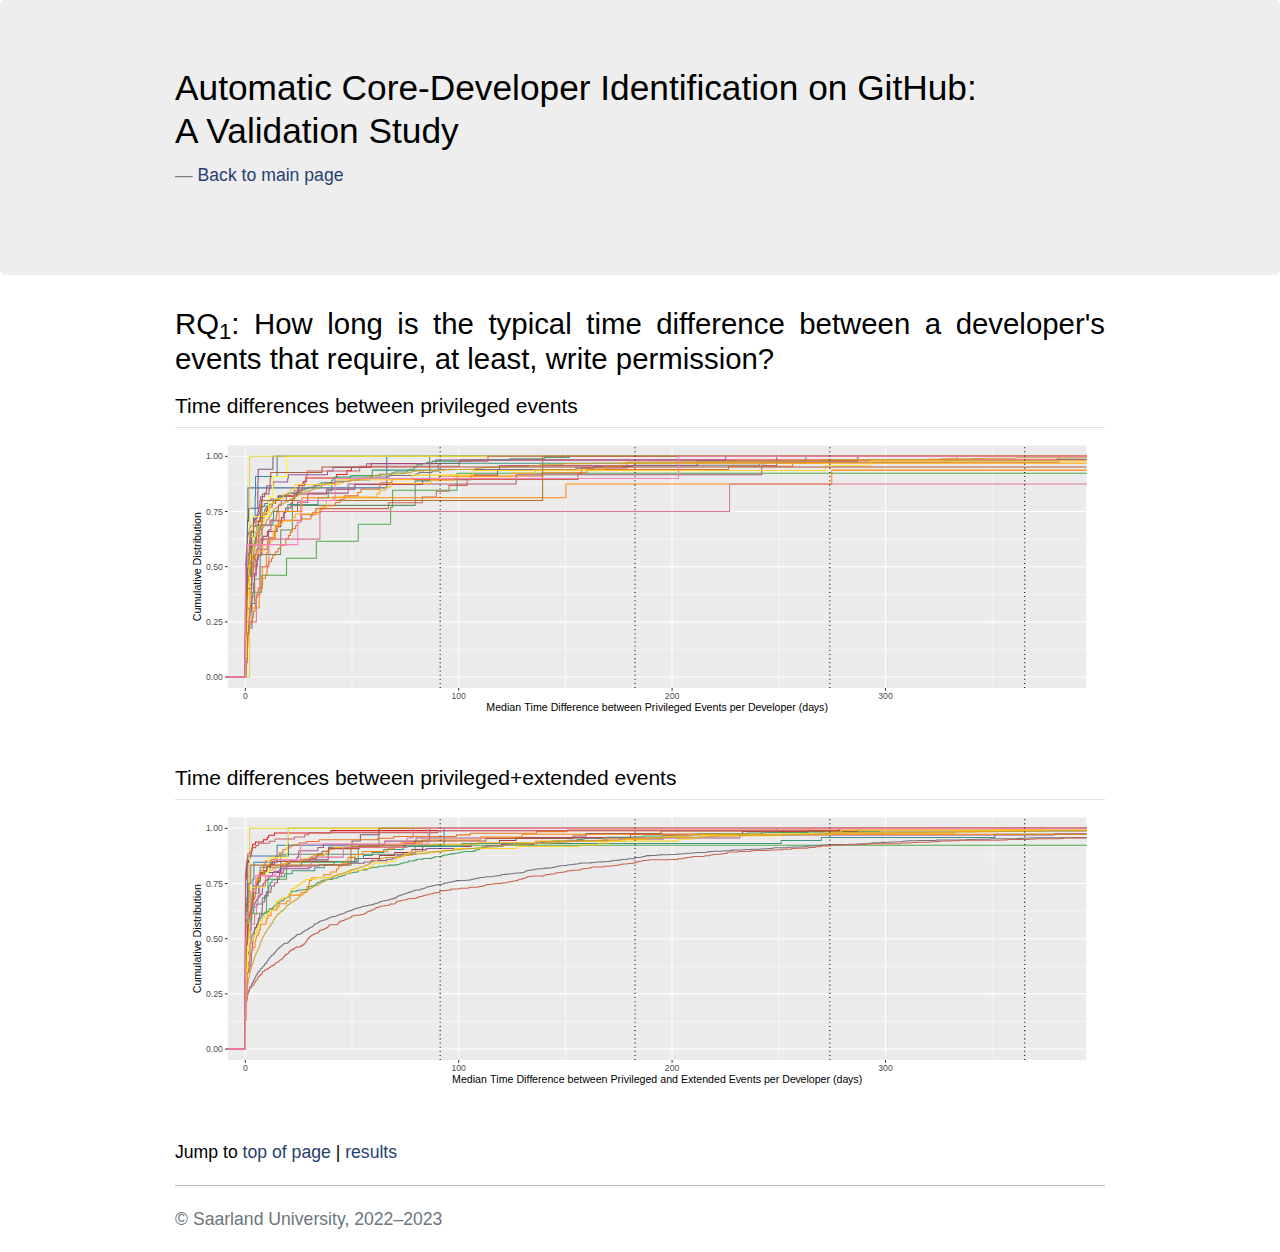
<file: results-rq1-distances-privileged.html>
<!DOCTYPE html>
<html lang="en">
<head>
    <meta charset="utf-8">

    <meta name="viewport" content="width=device-width, initial-scale=1">
    <meta http-equiv="X-UA-Compatible" content="IE=edge">

    <title>Automatic Core-Developer Identification on GitHub: A Validation Study</title>

    <link href="./bootstrap/css/bootstrap-reboot.min.css" rel="stylesheet" type="text/css">
    <link href="./bootstrap/css/bootstrap-grid.min.css" rel="stylesheet" type="text/css">
    <link href="./bootstrap/css/bootstrap.min.css" rel="stylesheet" type="text/css">
    <link href="./bootstrap/css/ekko-lightbox.min.css" rel="stylesheet" type="text/css">

    <link rel="stylesheet" href="./bootstrap/css/custom.css" media="screen">
    <link rel="stylesheet" href="./bootstrap/css/pygment.css" media="screen">

</head>
<body class="pt-0">

<header class="jumbotron">
    <div class="container">

        <h1>
            Automatic Core-Developer Identification on GitHub:<br> A Validation Study<br>
        </h1>
        <p class="paper-venue">
            &mdash; <a href="./index.html">Back to main page</a>
        </p>

    </div>
</header>

<main class="container">
    <br>
        <header>
            <h3 id="results" style="hyphens: none;">RQ<sub>1</sub>: How long is the typical time difference between a developer's events that require, at least, write permission?</h3>
        </header>

        <p></p>

<!-- ----------------------------------------------------------------------------------------------- -->

<h5 id="results-distances-privileged"><span>Time differences between privileged events</span></h5>

<table class="table figures" style="text-align: right;">
    <tbody>
    <tr>
        <td class="text-left">
            <figure class="text-center">
                <img style="width:100%;" src="results/global/overall-plots/time_diff_between_events/allProjects_cumulative-distribution_developers_by_median_time_between_events_12months_medianDeveloperBased_privileged.svg" alt="time-diffs-privileged" class="img-responsive center-block">
            </figure>
        </td>
    </tr>
 </tbody>
 </table>

<h5 id="results-distances-privileged+extended"><span>Time differences between privileged+extended events</span></h5>
<table class="table figures" style="text-align: right;">
    <tbody>
    <tr>
        <td class="text-left">
            <figure class="text-center">
                <img style="width:100%;" src="results/global/overall-plots/time_diff_between_events/allProjects_cumulative-distribution_developers_by_median_time_between_events_12months_medianDeveloperBased_privilegedAndExtended.svg" alt="time-diffs-privileged-extended" class="img-responsive center-block">
            </figure>
        </td>
    </tr>
</tbody>
</table>

<p></p>Jump to <a href="#results">top of page</a> |
               <a href="./index.html#results">results</a> <br><p></p>


<footer>
    <div class="container px-0">
        <p class="text-muted">&copy; Saarland University, 2022–2023</p>
    </div>
</footer>


<!-- JavaScript -->
<script src="./bootstrap/js/jquery-3.4.1.slim.min.js"></script>
<script src="./bootstrap/js/bootstrap.min.js"></script>
<script src="./bootstrap/js/ekko-lightbox.min.js"></script>
<script src="./bootstrap/js/jquery-number-2.1.3.min.js"></script>
<script>
    // enable ekko-lightbox
    $(document).on('click', '[data-toggle="lightbox"]', function(event) {
        event.preventDefault();
        $(this).ekkoLightbox({
                alwaysShowClose: false,
                wrapping: false
            });
    });

    // format any <span class="number"></span> elements using the JQuery Number plugin
    // the 'true' signals we should read and replace the text contents of the target element.
    $('.number').number(true, 2, ".", ",");
    $('.number-int').number(true, 0, ".", ",");
</script>

</body>
</html>
</file>
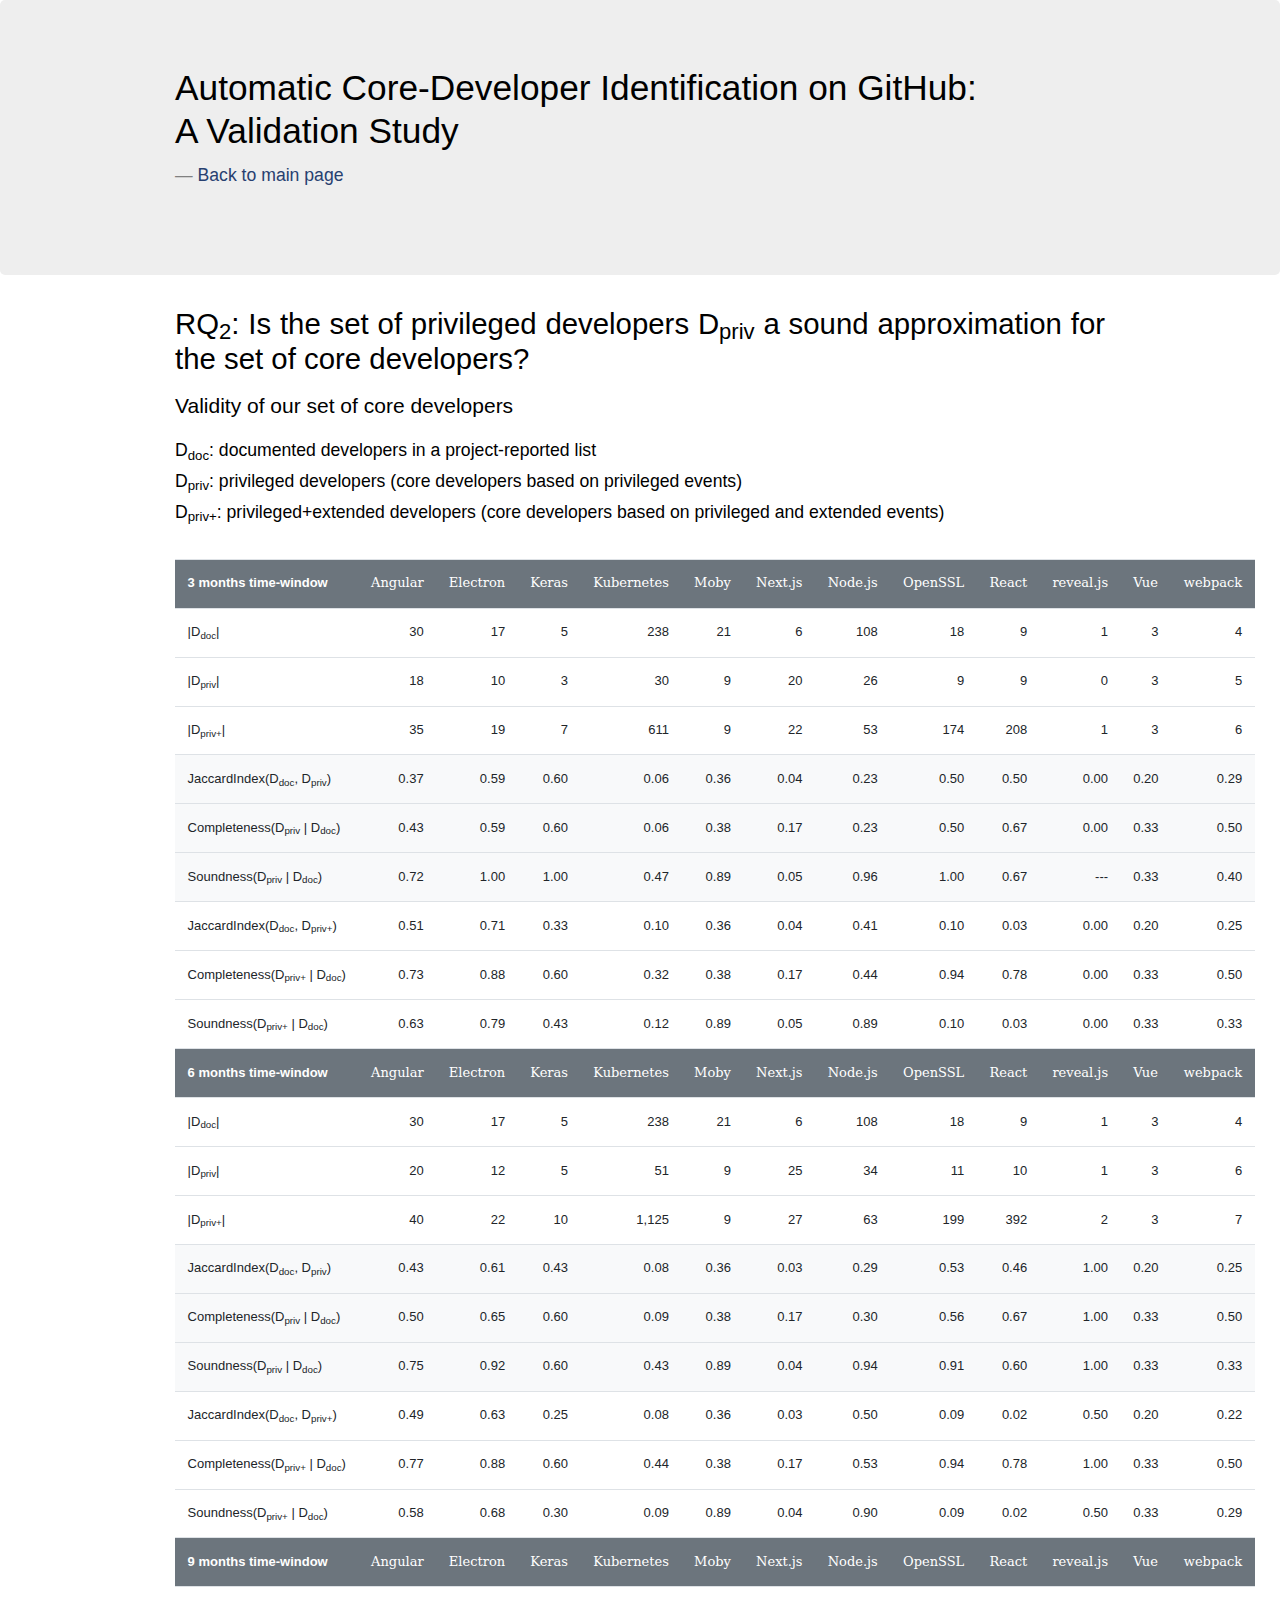
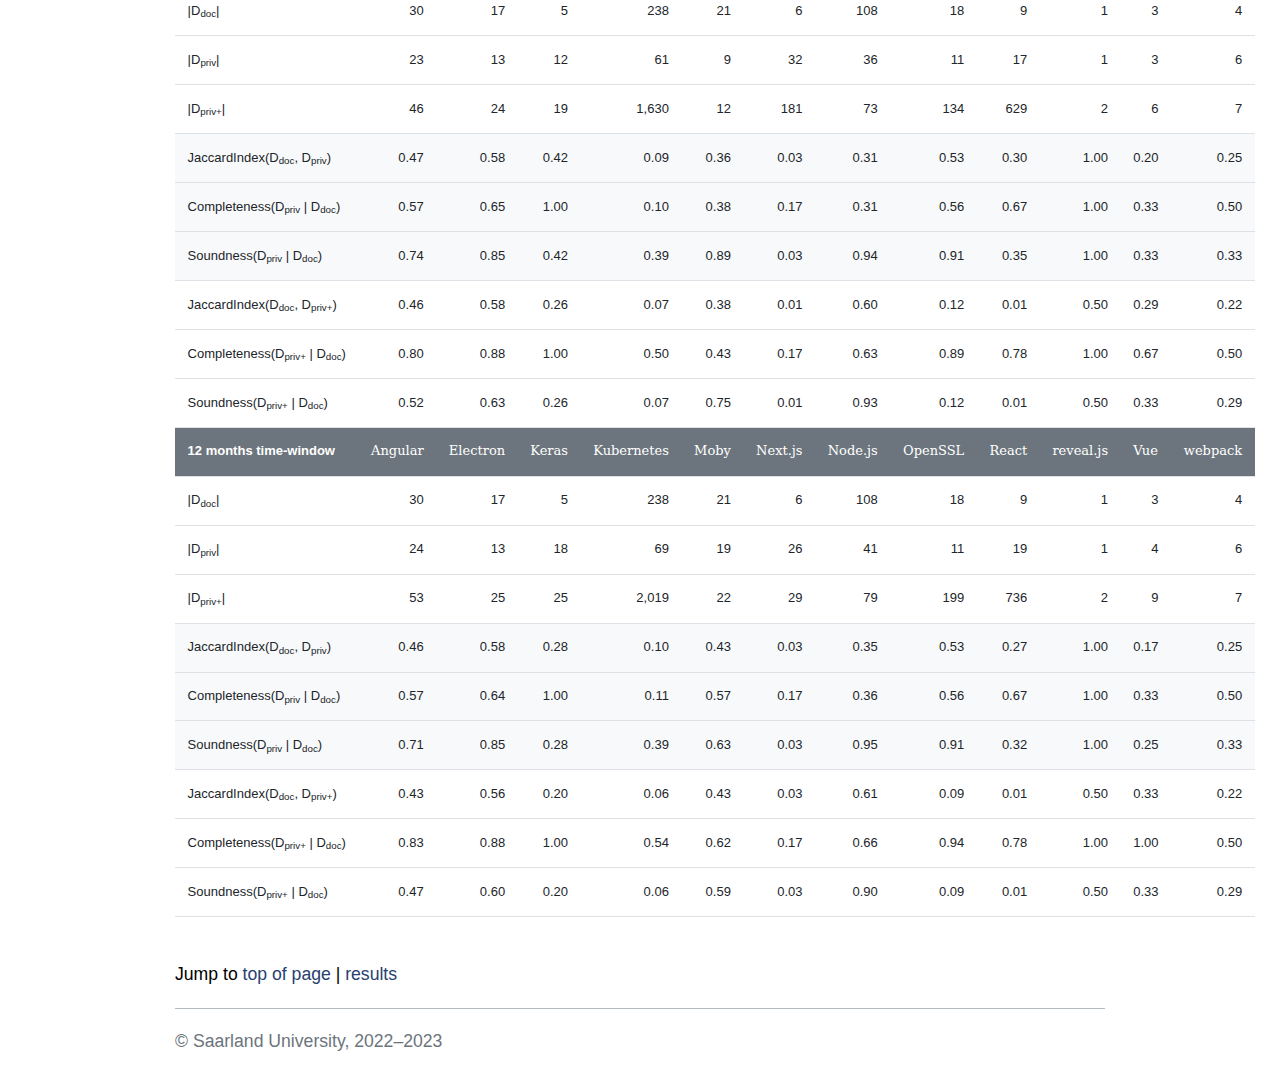
<file: results-rq2.html>
<!DOCTYPE html>
<html lang="en">
<head>
    <meta charset="utf-8">

    <meta name="viewport" content="width=device-width, initial-scale=1">
    <meta http-equiv="X-UA-Compatible" content="IE=edge">

    <title>Automatic Core-Developer Identification on GitHub: A Validation Study</title>

    <link href="./bootstrap/css/bootstrap-reboot.min.css" rel="stylesheet" type="text/css">
    <link href="./bootstrap/css/bootstrap-grid.min.css" rel="stylesheet" type="text/css">
    <link href="./bootstrap/css/bootstrap.min.css" rel="stylesheet" type="text/css">
    <link href="./bootstrap/css/ekko-lightbox.min.css" rel="stylesheet" type="text/css">

    <link rel="stylesheet" href="./bootstrap/css/custom.css" media="screen">
    <link rel="stylesheet" href="./bootstrap/css/pygment.css" media="screen">

</head>
<body class="pt-0">

<header class="jumbotron">
    <div class="container">

        <h1>
            Automatic Core-Developer Identification on GitHub:<br> A Validation Study<br>
        </h1>
        <p class="paper-venue">
            &mdash; <a href="./index.html">Back to main page</a>
        </p>

    </div>
</header>

<main class="container">
    <br>

        <header>
            <h3 id="results" style="hyphens: none;">RQ<sub>2</sub>: Is the set of privileged developers D<sub>priv</sub> a sound approximation for the set of core developers?</h3>
        </header>

        <p></p>

<!-- ----------------------------------------------------------------------------------------------- -->

<h5 id="results-distances-privileged"><span>Validity of our set of core developers</span></h5>
<p></p>

<a>D<sub>doc</sub>: documented developers in a project-reported list</a><br>
<a>D<sub>priv</sub>: privileged developers (core developers based on privileged events)</a><br>
<a>D<sub>priv+</sub>: privileged+extended developers (core developers based on privileged and extended events)</a><br><br>
<table class="table table-hover" style="font-size: small;">
    <thead>
    <tr class="bg-secondary" style="color:white;">
        <td><b>3 months time-window<b></td>
        <td class="tool">Angular</td>
        <td class="tool">Electron</td>
        <td class="tool">Keras</td>
        <td class="tool">Kubernetes</td>
        <td class="tool">Moby</td>
        <td class="tool">Next.js</td>
        <td class="tool">Node.js</td>
        <td class="tool">OpenSSL</td>
        <td class="tool">React</td>
        <td class="tool">reveal.js</td>
        <td class="tool">Vue</td>
        <td class="tool">webpack</td>
    </tr>
    </thead>
    <tbody>
    <tr>
        <td>|<a>D<sub>doc</sub>|</td>
        <td class="number-int">30</td>
        <td class="number-int">17</td>
        <td class="number-int">5</td>
        <td class="number-int">238</td>
        <td class="number-int">21</td>
        <td class="number-int">6</td>
        <td class="number-int">108</td>
        <td class="number-int">18</td>
        <td class="number-int">9</td>
        <td class="number-int">1</td>
        <td class="number-int">3</td>
        <td class="number-int">4</td>
    </tr>
    <tr>
        <td>|<a>D<sub>priv</sub>|</td>
        <td class="number-int">18</td>
        <td class="number-int">10</td>
        <td class="number-int">3</td>
        <td class="number-int">30</td>
        <td class="number-int">9</td>
        <td class="number-int">20</td>
        <td class="number-int">26</td>
        <td class="number-int">9</td>
        <td class="number-int">9</td>
        <td class="number-int">0</td>
        <td class="number-int">3</td>
        <td class="number-int">5</td>
    </tr>
    <tr>
        <td>|D<sub>priv+</sub>|</td>
        <td class="number-int">35</td>
        <td class="number-int">19</td>
        <td class="number-int">7</td>
        <td class="number-int">611</td>
        <td class="number-int">9</td>
        <td class="number-int">22</td>
        <td class="number-int">53</td>
        <td class="number-int">174</td>
        <td class="number-int">208</td>
        <td class="number-int">1</td>
        <td class="number-int">3</td>
        <td class="number-int">6</td>
    </tr>
    <tr class="bg-light">
        <td>JaccardIndex(<a>D<sub>doc</sub>,&nbsp;<a>D<sub>priv</sub>)</td>
        <td class="number-float">0.37</td>
        <td class="number-float">0.59</td>
        <td class="number-float">0.60</td>
        <td class="number-float">0.06</td>
        <td class="number-float">0.36</td>
        <td class="number-float">0.04</td>
        <td class="number-float">0.23</td>
        <td class="number-float">0.50</td>
        <td class="number-float">0.50</td>
        <td class="number-float">0.00</td>
        <td class="number-float">0.20</td>
        <td class="number-float">0.29</td>
    </tr>
    <tr class="bg-light">
        <td>Completeness(<a>D<sub>priv</sub>&nbsp;|&nbsp;<a>D<sub>doc</sub>)</td>
        <td class="number-float">0.43</td>
        <td class="number-float">0.59</td>
        <td class="number-float">0.60</td>
        <td class="number-float">0.06</td>
        <td class="number-float">0.38</td>
        <td class="number-float">0.17</td>
        <td class="number-float">0.23</td>
        <td class="number-float">0.50</td>
        <td class="number-float">0.67</td>
        <td class="number-float">0.00</td>
        <td class="number-float">0.33</td>
        <td class="number-float">0.50</td>
    </tr>
    <tr class="bg-light">
        <td>Soundness(<a>D<sub>priv</sub>&nbsp;|&nbsp;<a>D<sub>doc</sub>)</td>
        <td class="number-float">0.72</td>
        <td class="number-float">1.00</td>
        <td class="number-float">1.00</td>
        <td class="number-float">0.47</td>
        <td class="number-float">0.89</td>
        <td class="number-float">0.05</td>
        <td class="number-float">0.96</td>
        <td class="number-float">1.00</td>
        <td class="number-float">0.67</td>
        <td class="number-float">---</td>
        <td class="number-float">0.33</td>
        <td class="number-float">0.40</td>
    </tr>
    <tr>
        <td>JaccardIndex(<a>D<sub>doc</sub>,&nbsp;<a>D<sub>priv</sub><sub>+</sub>)</td>
        <td class="number-float">0.51</td>
        <td class="number-float">0.71</td>
        <td class="number-float">0.33</td>
        <td class="number-float">0.10</td>
        <td class="number-float">0.36</td>
        <td class="number-float">0.04</td>
        <td class="number-float">0.41</td>
        <td class="number-float">0.10</td>
        <td class="number-float">0.03</td>
        <td class="number-float">0.00</td>
        <td class="number-float">0.20</td>
        <td class="number-float">0.25</td>
    </tr>
    <tr>
        <td>Completeness(D<sub>priv+</sub>&nbsp;|&nbsp;<a>D<sub>doc</sub>)</td>
        <td class="number-float">0.73</td>
        <td class="number-float">0.88</td>
        <td class="number-float">0.60</td>
        <td class="number-float">0.32</td>
        <td class="number-float">0.38</td>
        <td class="number-float">0.17</td>
        <td class="number-float">0.44</td>
        <td class="number-float">0.94</td>
        <td class="number-float">0.78</td>
        <td class="number-float">0.00</td>
        <td class="number-float">0.33</td>
        <td class="number-float">0.50</td>
    </tr>
    <tr>
        <td>Soundness(D<sub>priv+</sub>&nbsp;|&nbsp;<a>D<sub>doc</sub>)</td>
        <td class="number-float">0.63</td>
        <td class="number-float">0.79</td>
        <td class="number-float">0.43</td>
        <td class="number-float">0.12</td>
        <td class="number-float">0.89</td>
        <td class="number-float">0.05</td>
        <td class="number-float">0.89</td>
        <td class="number-float">0.10</td>
        <td class="number-float">0.03</td>
        <td class="number-float">0.00</td>
        <td class="number-float">0.33</td>
        <td class="number-float">0.33</td>
    </tr>
    <tr class="bg-secondary" style="color:white;">
        <td><b>6 months time-window<b></td>
        <td class="tool">Angular</td>
        <td class="tool">Electron</td>
        <td class="tool">Keras</td>
        <td class="tool">Kubernetes</td>
        <td class="tool">Moby</td>
        <td class="tool">Next.js</td>
        <td class="tool">Node.js</td>
        <td class="tool">OpenSSL</td>
        <td class="tool">React</td>
        <td class="tool">reveal.js</td>
        <td class="tool">Vue</td>
        <td class="tool">webpack</td>
    </tr>
    <tr>
        <td>|<a>D<sub>doc</sub>|</td>
        <td class="number-int">30</td>
        <td class="number-int">17</td>
        <td class="number-int">5</td>
        <td class="number-int">238</td>
        <td class="number-int">21</td>
        <td class="number-int">6</td>
        <td class="number-int">108</td>
        <td class="number-int">18</td>
        <td class="number-int">9</td>
        <td class="number-int">1</td>
        <td class="number-int">3</td>
        <td class="number-int">4</td>
    </tr>
    <tr>
        <td>|<a>D<sub>priv</sub>|</td>
        <td class="number-int">20</td>
        <td class="number-int">12</td>
        <td class="number-int">5</td>
        <td class="number-int">51</td>
        <td class="number-int">9</td>
        <td class="number-int">25</td>
        <td class="number-int">34</td>
        <td class="number-int">11</td>
        <td class="number-int">10</td>
        <td class="number-int">1</td>
        <td class="number-int">3</td>
        <td class="number-int">6</td>
    </tr>
    <tr>
        <td>|D<sub>priv+</sub>|</td>
        <td class="number-int">40</td>
        <td class="number-int">22</td>
        <td class="number-int">10</td>
        <td class="number-int">1125</td>
        <td class="number-int">9</td>
        <td class="number-int">27</td>
        <td class="number-int">63</td>
        <td class="number-int">199</td>
        <td class="number-int">392</td>
        <td class="number-int">2</td>
        <td class="number-int">3</td>
        <td class="number-int">7</td>
    </tr>
    <tr class="bg-light">
        <td>JaccardIndex(<a>D<sub>doc</sub>,&nbsp;<a>D<sub>priv</sub>)</td>
        <td class="number-float">0.43</td>
        <td class="number-float">0.61</td>
        <td class="number-float">0.43</td>
        <td class="number-float">0.08</td>
        <td class="number-float">0.36</td>
        <td class="number-float">0.03</td>
        <td class="number-float">0.29</td>
        <td class="number-float">0.53</td>
        <td class="number-float">0.46</td>
        <td class="number-float">1.00</td>
        <td class="number-float">0.20</td>
        <td class="number-float">0.25</td>
    </tr>
    <tr class="bg-light">
        <td>Completeness(<a>D<sub>priv</sub>&nbsp;|&nbsp;<a>D<sub>doc</sub>)</td>
        <td class="number-float">0.50</td>
        <td class="number-float">0.65</td>
        <td class="number-float">0.60</td>
        <td class="number-float">0.09</td>
        <td class="number-float">0.38</td>
        <td class="number-float">0.17</td>
        <td class="number-float">0.30</td>
        <td class="number-float">0.56</td>
        <td class="number-float">0.67</td>
        <td class="number-float">1.00</td>
        <td class="number-float">0.33</td>
        <td class="number-float">0.50</td>
    </tr>
    <tr class="bg-light">
        <td>Soundness(<a>D<sub>priv</sub>&nbsp;|&nbsp;<a>D<sub>doc</sub>)</td>
        <td class="number-float">0.75</td>
        <td class="number-float">0.92</td>
        <td class="number-float">0.60</td>
        <td class="number-float">0.43</td>
        <td class="number-float">0.89</td>
        <td class="number-float">0.04</td>
        <td class="number-float">0.94</td>
        <td class="number-float">0.91</td>
        <td class="number-float">0.60</td>
        <td class="number-float">1.00</td>
        <td class="number-float">0.33</td>
        <td class="number-float">0.33</td>
    </tr>
    <tr>
        <td>JaccardIndex(<a>D<sub>doc</sub>,&nbsp;D<sub>priv+</sub>)</td>
        <td class="number-float">0.49</td>
        <td class="number-float">0.63</td>
        <td class="number-float">0.25</td>
        <td class="number-float">0.08</td>
        <td class="number-float">0.36</td>
        <td class="number-float">0.03</td>
        <td class="number-float">0.50</td>
        <td class="number-float">0.09</td>
        <td class="number-float">0.02</td>
        <td class="number-float">0.50</td>
        <td class="number-float">0.20</td>
        <td class="number-float">0.22</td>
    </tr>
    <tr>
        <td>Completeness(D<sub>priv+</sub>&nbsp;|&nbsp;<a>D<sub>doc</sub>)</td>
        <td class="number-float">0.77</td>
        <td class="number-float">0.88</td>
        <td class="number-float">0.60</td>
        <td class="number-float">0.44</td>
        <td class="number-float">0.38</td>
        <td class="number-float">0.17</td>
        <td class="number-float">0.53</td>
        <td class="number-float">0.94</td>
        <td class="number-float">0.78</td>
        <td class="number-float">1.00</td>
        <td class="number-float">0.33</td>
        <td class="number-float">0.50</td>
    </tr>
    <tr>
        <td>Soundness(D<sub>priv+</sub>&nbsp;|&nbsp;<a>D<sub>doc</sub>)</td>
        <td class="number-float">0.58</td>
        <td class="number-float">0.68</td>
        <td class="number-float">0.30</td>
        <td class="number-float">0.09</td>
        <td class="number-float">0.89</td>
        <td class="number-float">0.04</td>
        <td class="number-float">0.90</td>
        <td class="number-float">0.09</td>
        <td class="number-float">0.02</td>
        <td class="number-float">0.50</td>
        <td class="number-float">0.33</td>
        <td class="number-float">0.29</td>
    </tr>
        <tr class="bg-secondary" style="color:white;">
        <td><b>9 months time-window<b></td>
        <td class="tool">Angular</td>
        <td class="tool">Electron</td>
        <td class="tool">Keras</td>
        <td class="tool">Kubernetes</td>
        <td class="tool">Moby</td>
        <td class="tool">Next.js</td>
        <td class="tool">Node.js</td>
        <td class="tool">OpenSSL</td>
        <td class="tool">React</td>
        <td class="tool">reveal.js</td>
        <td class="tool">Vue</td>
        <td class="tool">webpack</td>
    </tr>
    <tr>
        <td>|<a>D<sub>doc</sub>|</td>
        <td class="number-int">30</td>
        <td class="number-int">17</td>
        <td class="number-int">5</td>
        <td class="number-int">238</td>
        <td class="number-int">21</td>
        <td class="number-int">6</td>
        <td class="number-int">108</td>
        <td class="number-int">18</td>
        <td class="number-int">9</td>
        <td class="number-int">1</td>
        <td class="number-int">3</td>
        <td class="number-int">4</td>
    </tr>
    <tr>
        <td>|<a>D<sub>priv</sub>|</td>
        <td class="number-int">23</td>
        <td class="number-int">13</td>
        <td class="number-int">12</td>
        <td class="number-int">61</td>
        <td class="number-int">9</td>
        <td class="number-int">32</td>
        <td class="number-int">36</td>
        <td class="number-int">11</td>
        <td class="number-int">17</td>
        <td class="number-int">1</td>
        <td class="number-int">3</td>
        <td class="number-int">6</td>
    </tr>
    <tr>
        <td>|D<sub>priv+</sub>|</td>
        <td class="number-int">46</td>
        <td class="number-int">24</td>
        <td class="number-int">19</td>
        <td class="number-int">1630</td>
        <td class="number-int">12</td>
        <td class="number-int">181</td>
        <td class="number-int">73</td>
        <td class="number-int">134</td>
        <td class="number-int">629</td>
        <td class="number-int">2</td>
        <td class="number-int">6</td>
        <td class="number-int">7</td>
    </tr>
    <tr class="bg-light">
        <td>JaccardIndex(<a>D<sub>doc</sub>,&nbsp;<a>D<sub>priv</sub>)</td>
        <td class="number-float">0.47</td>
        <td class="number-float">0.58</td>
        <td class="number-float">0.42</td>
        <td class="number-float">0.09</td>
        <td class="number-float">0.36</td>
        <td class="number-float">0.03</td>
        <td class="number-float">0.31</td>
        <td class="number-float">0.53</td>
        <td class="number-float">0.30</td>
        <td class="number-float">1.00</td>
        <td class="number-float">0.20</td>
        <td class="number-float">0.25</td>
    </tr>
    <tr class="bg-light">
        <td>Completeness(<a>D<sub>priv</sub>&nbsp;|&nbsp;<a>D<sub>doc</sub>)</td>
        <td class="number-float">0.57</td>
        <td class="number-float">0.65</td>
        <td class="number-float">1.00</td>
        <td class="number-float">0.10</td>
        <td class="number-float">0.38</td>
        <td class="number-float">0.17</td>
        <td class="number-float">0.31</td>
        <td class="number-float">0.56</td>
        <td class="number-float">0.67</td>
        <td class="number-float">1.00</td>
        <td class="number-float">0.33</td>
        <td class="number-float">0.50</td>
    </tr>
    <tr class="bg-light">
        <td>Soundness(<a>D<sub>priv</sub>&nbsp;|&nbsp;<a>D<sub>doc</sub>)</td>
        <td class="number-float">0.74</td>
        <td class="number-float">0.85</td>
        <td class="number-float">0.42</td>
        <td class="number-float">0.39</td>
        <td class="number-float">0.89</td>
        <td class="number-float">0.03</td>
        <td class="number-float">0.94</td>
        <td class="number-float">0.91</td>
        <td class="number-float">0.35</td>
        <td class="number-float">1.00</td>
        <td class="number-float">0.33</td>
        <td class="number-float">0.33</td>
    </tr>
    <tr>
        <td>JaccardIndex(<a>D<sub>doc</sub>,&nbsp;D<sub>priv+</sub>)</td>
        <td class="number-float">0.46</td>
        <td class="number-float">0.58</td>
        <td class="number-float">0.26</td>
        <td class="number-float">0.07</td>
        <td class="number-float">0.38</td>
        <td class="number-float">0.01</td>
        <td class="number-float">0.60</td>
        <td class="number-float">0.12</td>
        <td class="number-float">0.01</td>
        <td class="number-float">0.50</td>
        <td class="number-float">0.29</td>
        <td class="number-float">0.22</td>
    </tr>
    <tr>
        <td>Completeness(D<sub>priv+</sub>&nbsp;|&nbsp;<a>D<sub>doc</sub>)</td>
        <td class="number-float">0.80</td>
        <td class="number-float">0.88</td>
        <td class="number-float">1.00</td>
        <td class="number-float">0.50</td>
        <td class="number-float">0.43</td>
        <td class="number-float">0.17</td>
        <td class="number-float">0.63</td>
        <td class="number-float">0.89</td>
        <td class="number-float">0.78</td>
        <td class="number-float">1.00</td>
        <td class="number-float">0.67</td>
        <td class="number-float">0.50</td>
    </tr>
    <tr>
        <td>Soundness(D<sub>priv+</sub>&nbsp;|&nbsp;<a>D<sub>doc</sub>)</td>
        <td class="number-float">0.52</td>
        <td class="number-float">0.63</td>
        <td class="number-float">0.26</td>
        <td class="number-float">0.07</td>
        <td class="number-float">0.75</td>
        <td class="number-float">0.01</td>
        <td class="number-float">0.93</td>
        <td class="number-float">0.12</td>
        <td class="number-float">0.01</td>
        <td class="number-float">0.50</td>
        <td class="number-float">0.33</td>
        <td class="number-float">0.29</td>
    </tr>
        <tr class="bg-secondary" style="color:white;">
        <td><b>12 months time-window<b></td>
        <td class="tool">Angular</td>
        <td class="tool">Electron</td>
        <td class="tool">Keras</td>
        <td class="tool">Kubernetes</td>
        <td class="tool">Moby</td>
        <td class="tool">Next.js</td>
        <td class="tool">Node.js</td>
        <td class="tool">OpenSSL</td>
        <td class="tool">React</td>
        <td class="tool">reveal.js</td>
        <td class="tool">Vue</td>
        <td class="tool">webpack</td>
    </tr>
    <tr>
        <td>|<a>D<sub>doc</sub>|</td>
        <td class="number-int">30</td>
        <td class="number-int">17</td>
        <td class="number-int">5</td>
        <td class="number-int">238</td>
        <td class="number-int">21</td>
        <td class="number-int">6</td>
        <td class="number-int">108</td>
        <td class="number-int">18</td>
        <td class="number-int">9</td>
        <td class="number-int">1</td>
        <td class="number-int">3</td>
        <td class="number-int">4</td>
    </tr>
    <tr>
        <td>|<a>D<sub>priv</sub>|</td>
        <td class="number-int">24</td>
        <td class="number-int">13</td>
        <td class="number-int">18</td>
        <td class="number-int">69</td>
        <td class="number-int">19</td>
        <td class="number-int">26</td>
        <td class="number-int">41</td>
        <td class="number-int">11</td>
        <td class="number-int">19</td>
        <td class="number-int">1</td>
        <td class="number-int">4</td>
        <td class="number-int">6</td>
    </tr>
    <tr>
        <td>|D<sub>priv+</sub>|</td>
        <td class="number-int">53</td>
        <td class="number-int">25</td>
        <td class="number-int">25</td>
        <td class="number-int">2019</td>
        <td class="number-int">22</td>
        <td class="number-int">29</td>
        <td class="number-int">79</td>
        <td class="number-int">199</td>
        <td class="number-int">736</td>
        <td class="number-int">2</td>
        <td class="number-int">9</td>
        <td class="number-int">7</td>
    </tr>
    <tr class="bg-light">
        <td>JaccardIndex(<a>D<sub>doc</sub>,&nbsp;<a>D<sub>priv</sub>)</td>
        <td class="number-float">0.46</td>
        <td class="number-float">0.58</td>
        <td class="number-float">0.28</td>
        <td class="number-float">0.10</td>
        <td class="number-float">0.43</td>
        <td class="number-float">0.03</td>
        <td class="number-float">0.35</td>
        <td class="number-float">0.53</td>
        <td class="number-float">0.27</td>
        <td class="number-float">1.00</td>
        <td class="number-float">0.17</td>
        <td class="number-float">0.25</td>
    </tr>
    <tr class="bg-light">
        <td>Completeness(<a>D<sub>priv</sub>&nbsp;|&nbsp;<a>D<sub>doc</sub>)</td>
        <td class="number-float">0.57</td>
        <td class="number-float">0.64</td>
        <td class="number-float">1.00</td>
        <td class="number-float">0.11</td>
        <td class="number-float">0.57</td>
        <td class="number-float">0.17</td>
        <td class="number-float">0.36</td>
        <td class="number-float">0.56</td>
        <td class="number-float">0.67</td>
        <td class="number-float">1.00</td>
        <td class="number-float">0.33</td>
        <td class="number-float">0.50</td>
    </tr>
    <tr class="bg-light">
        <td>Soundness(<a>D<sub>priv</sub>&nbsp;|&nbsp;<a>D<sub>doc</sub>)</td>
        <td class="number-float">0.71</td>
        <td class="number-float">0.85</td>
        <td class="number-float">0.28</td>
        <td class="number-float">0.39</td>
        <td class="number-float">0.63</td>
        <td class="number-float">0.03</td>
        <td class="number-float">0.95</td>
        <td class="number-float">0.91</td>
        <td class="number-float">0.32</td>
        <td class="number-float">1.00</td>
        <td class="number-float">0.25</td>
        <td class="number-float">0.33</td>
    </tr>
    <tr>
        <td>JaccardIndex(<a>D<sub>doc</sub>,&nbsp;D<sub>priv+</sub>)</td>
        <td class="number-float">0.43</td>
        <td class="number-float">0.56</td>
        <td class="number-float">0.20</td>
        <td class="number-float">0.06</td>
        <td class="number-float">0.43</td>
        <td class="number-float">0.03</td>
        <td class="number-float">0.61</td>
        <td class="number-float">0.09</td>
        <td class="number-float">0.01</td>
        <td class="number-float">0.50</td>
        <td class="number-float">0.33</td>
        <td class="number-float">0.22</td>
    </tr>
    <tr>
        <td>Completeness(D<sub>priv+</sub>&nbsp;|&nbsp;<a>D<sub>doc</sub>)</td>
        <td class="number-float">0.83</td>
        <td class="number-float">0.88</td>
        <td class="number-float">1.00</td>
        <td class="number-float">0.54</td>
        <td class="number-float">0.62</td>
        <td class="number-float">0.17</td>
        <td class="number-float">0.66</td>
        <td class="number-float">0.94</td>
        <td class="number-float">0.78</td>
        <td class="number-float">1.00</td>
        <td class="number-float">1.00</td>
        <td class="number-float">0.50</td>
    </tr>
    <tr>
        <td>Soundness(D<sub>priv+</sub>&nbsp;|&nbsp;<a>D<sub>doc</sub>)</td>
        <td class="number-float">0.47</td>
        <td class="number-float">0.60</td>
        <td class="number-float">0.20</td>
        <td class="number-float">0.06</td>
        <td class="number-float">0.59</td>
        <td class="number-float">0.03</td>
        <td class="number-float">0.90</td>
        <td class="number-float">0.09</td>
        <td class="number-float">0.01</td>
        <td class="number-float">0.50</td>
        <td class="number-float">0.33</td>
        <td class="number-float">0.29</td>
    </tr>
    <tr><td></td><td></td><td></td><td></td><td></td><td></td><td></td><td></td><td></td><td></td><td></td><td></td><td></td></tr>
    </tbody>
</table>

<p></p>Jump to <a href="#results">top of page</a> |
               <a href="./index.html#results">results</a> <br><p></p>


<footer>
    <div class="container px-0">
        <p class="text-muted">&copy; Saarland University, 2022–2023</p>
    </div>
</footer>


<!-- JavaScript -->
<script src="./bootstrap/js/jquery-3.4.1.slim.min.js"></script>
<script src="./bootstrap/js/bootstrap.min.js"></script>
<script src="./bootstrap/js/ekko-lightbox.min.js"></script>
<script src="./bootstrap/js/jquery-number-2.1.3.min.js"></script>
<script>
    // enable ekko-lightbox
    $(document).on('click', '[data-toggle="lightbox"]', function(event) {
        event.preventDefault();
        $(this).ekkoLightbox({
                alwaysShowClose: false,
                wrapping: false
            });
    });

    // format any <span class="number"></span> elements using the JQuery Number plugin
    // the 'true' signals we should read and replace the text contents of the target element.
    $('.number').number(true, 2, ".", ",");
    $('.number-int').number(true, 0, ".", ",");
</script>

</body>
</html>
</file>
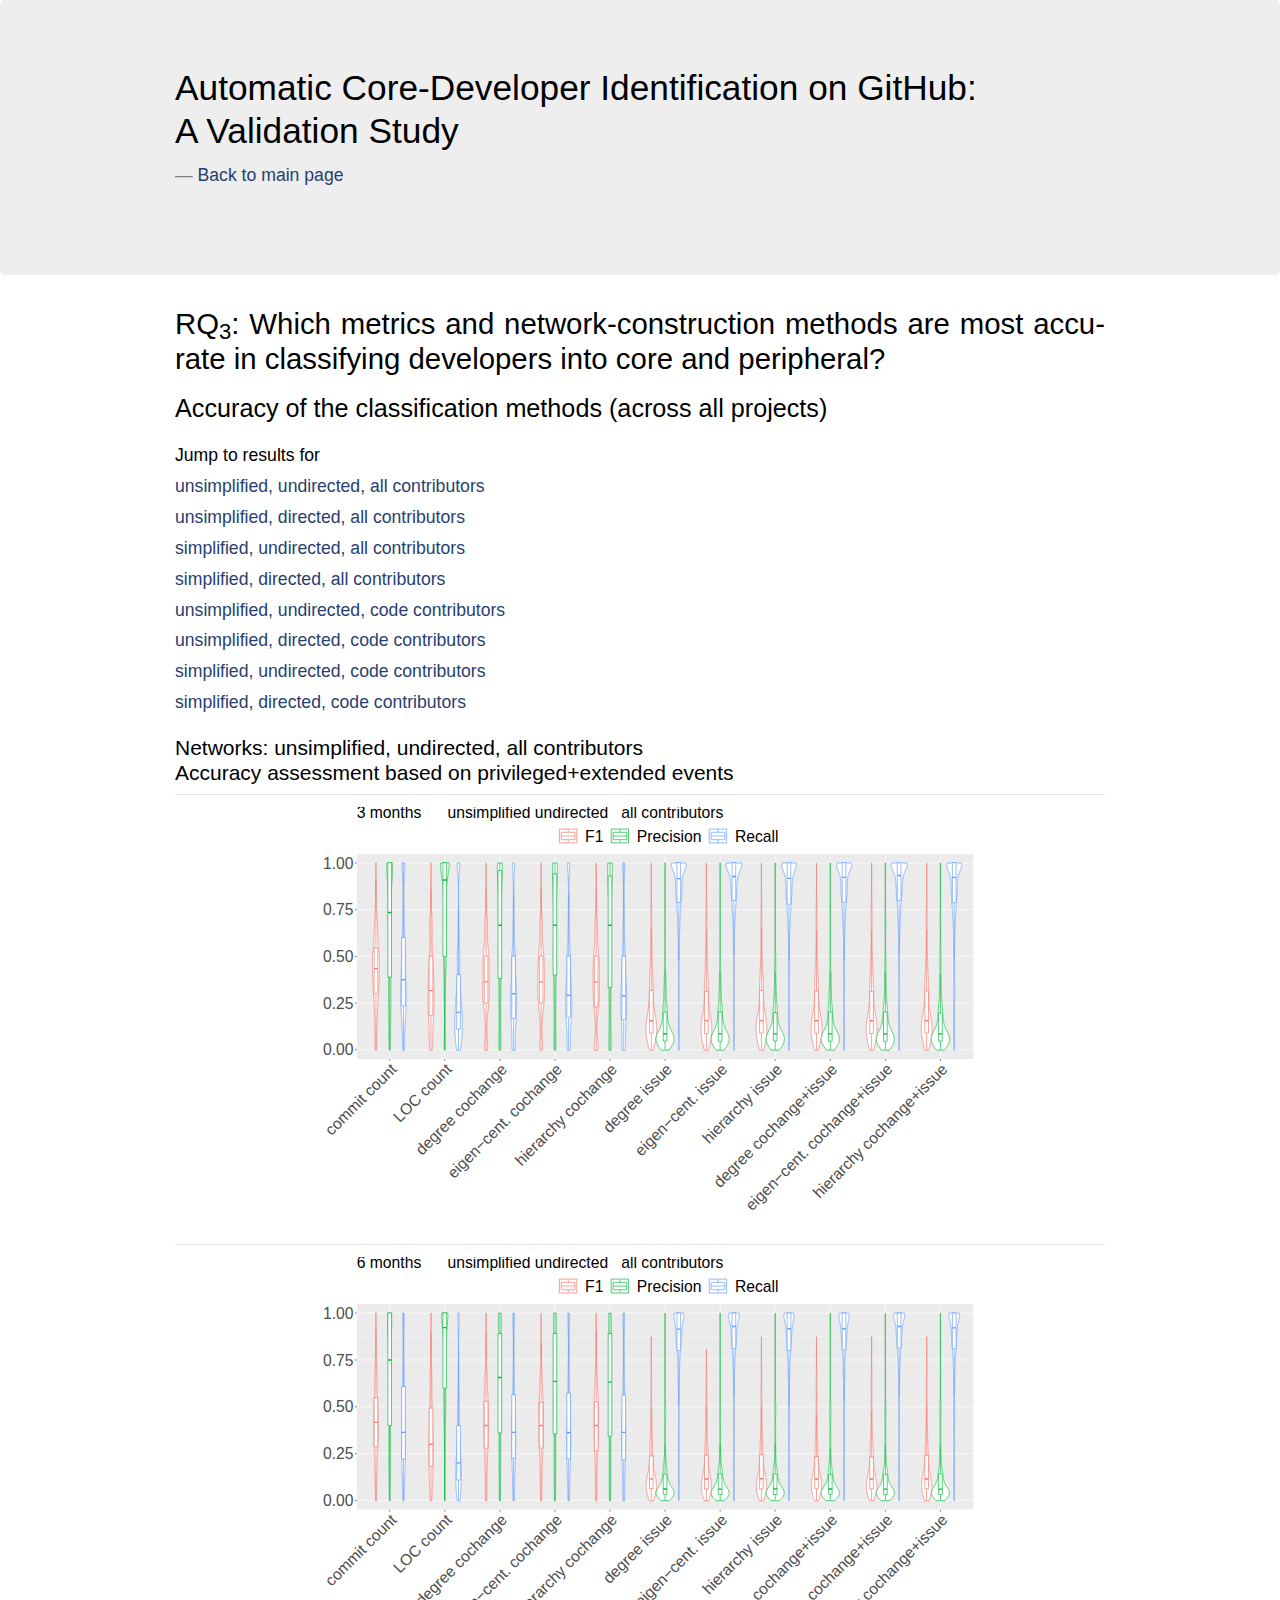
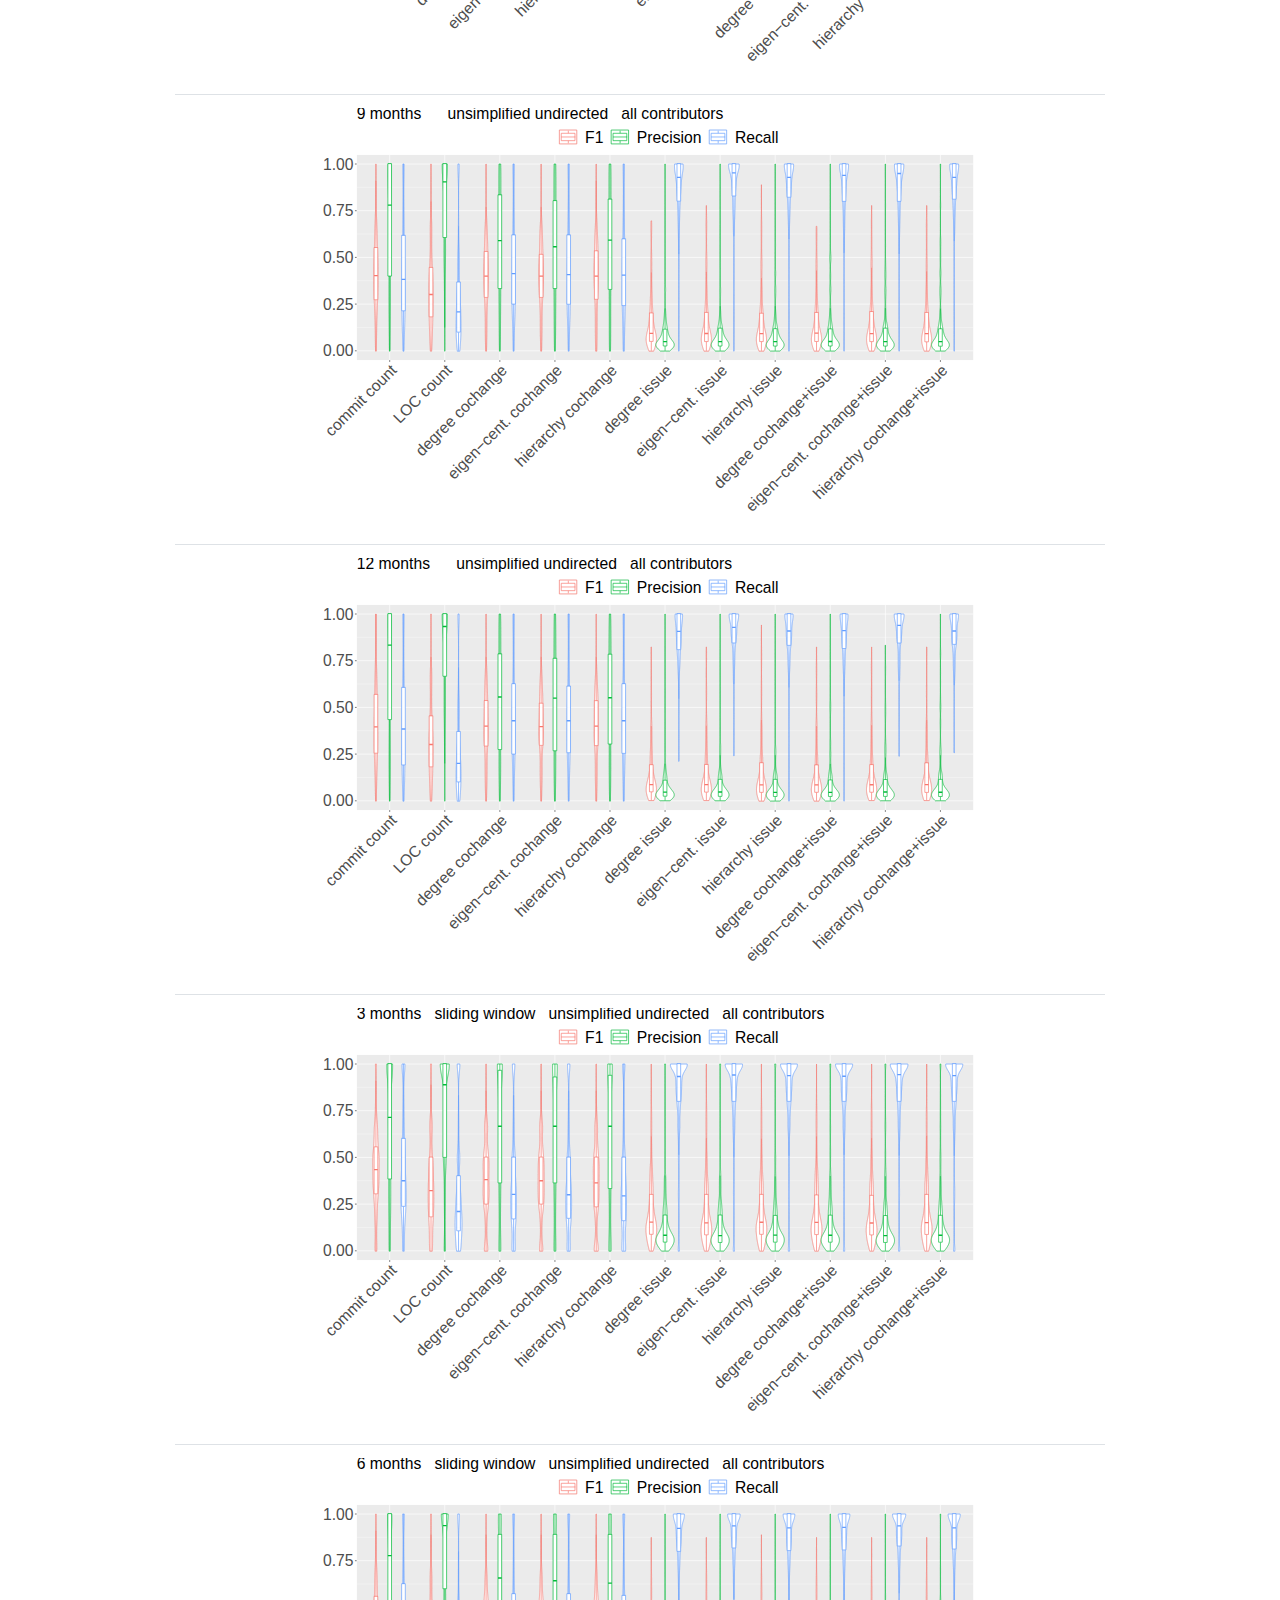
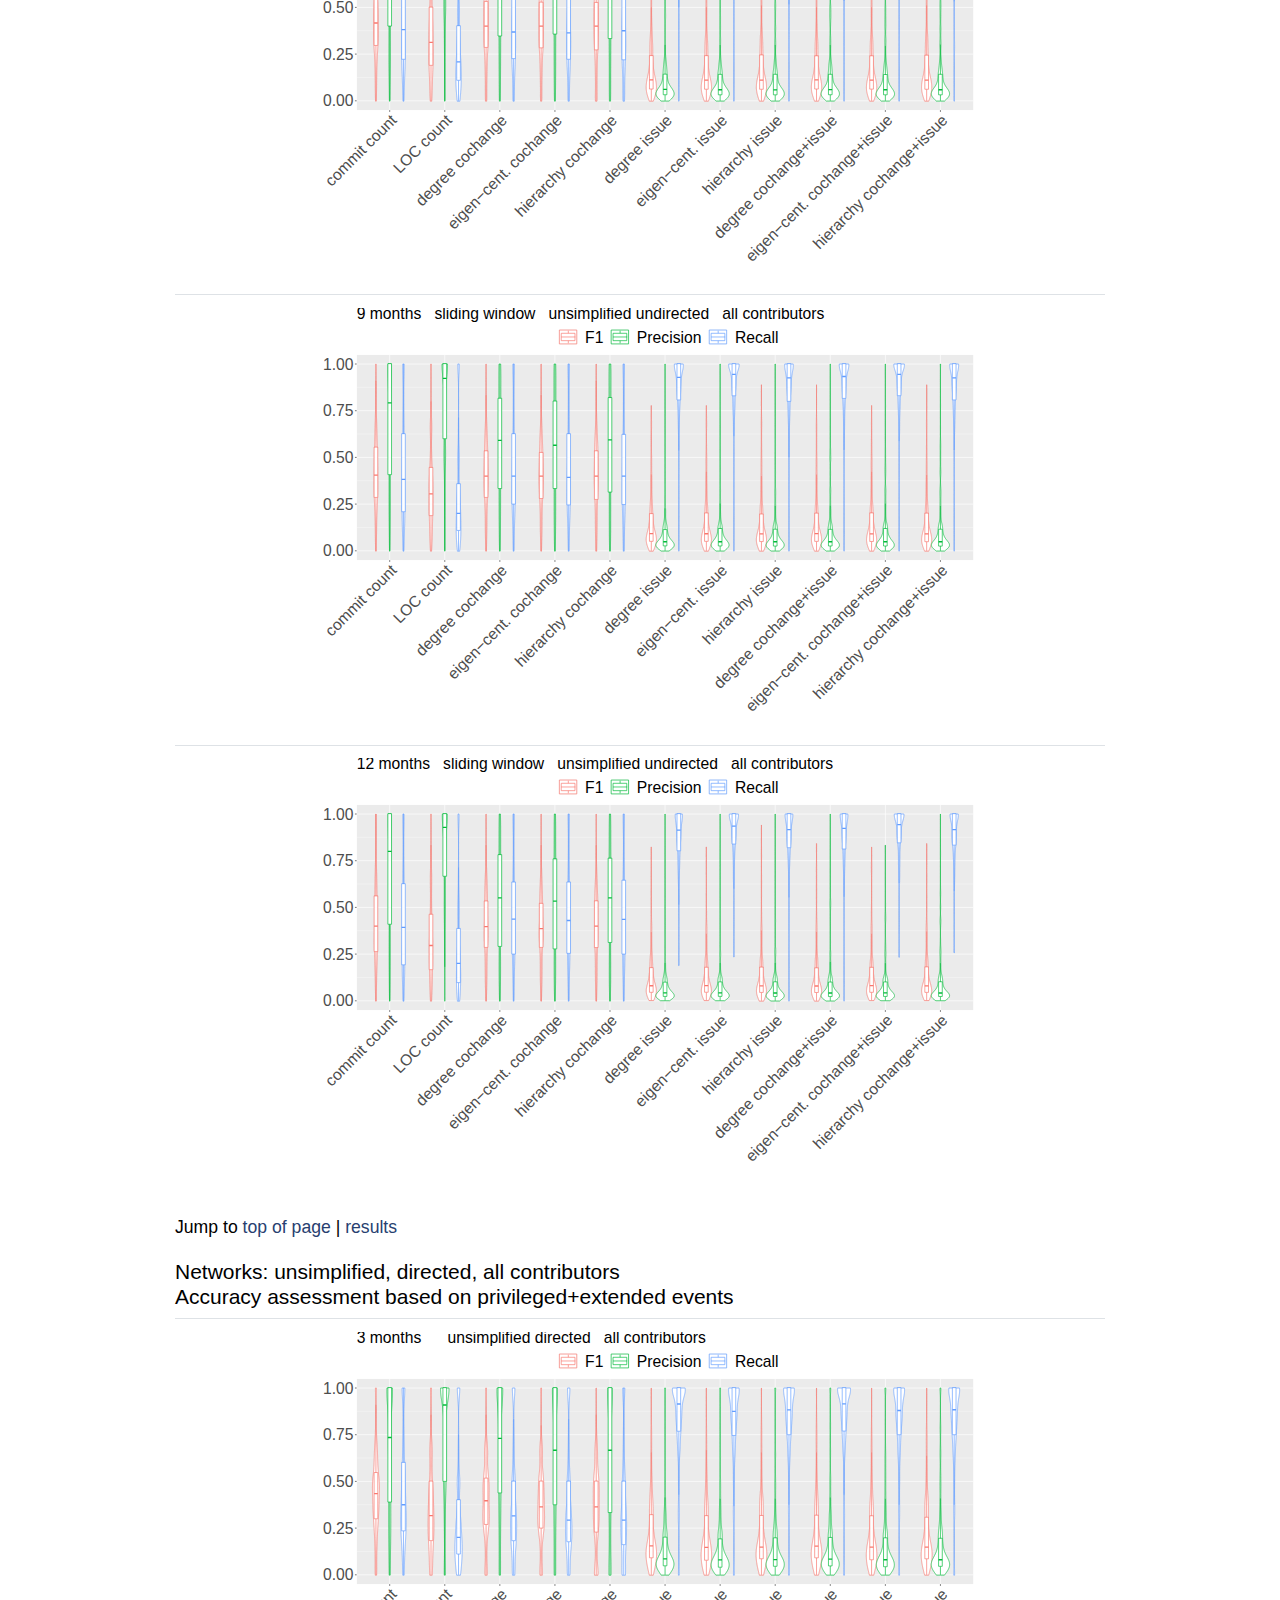
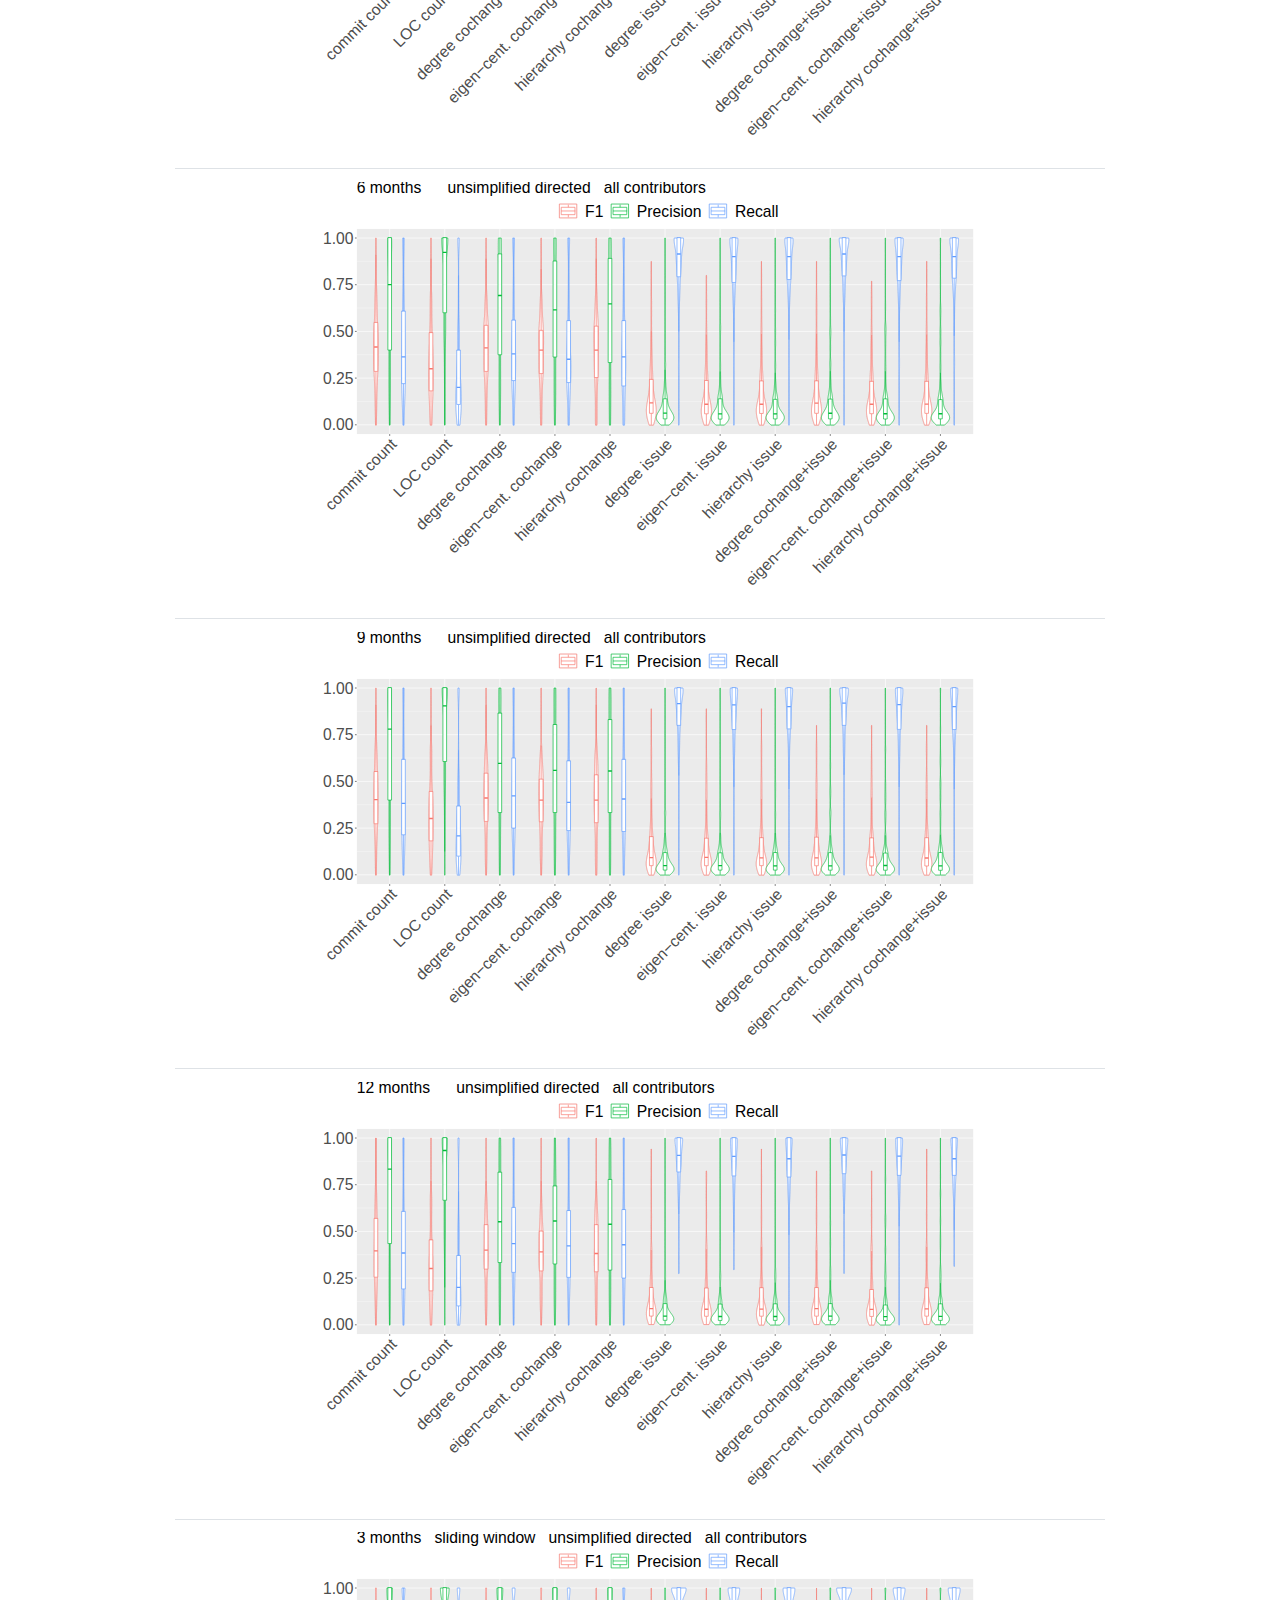
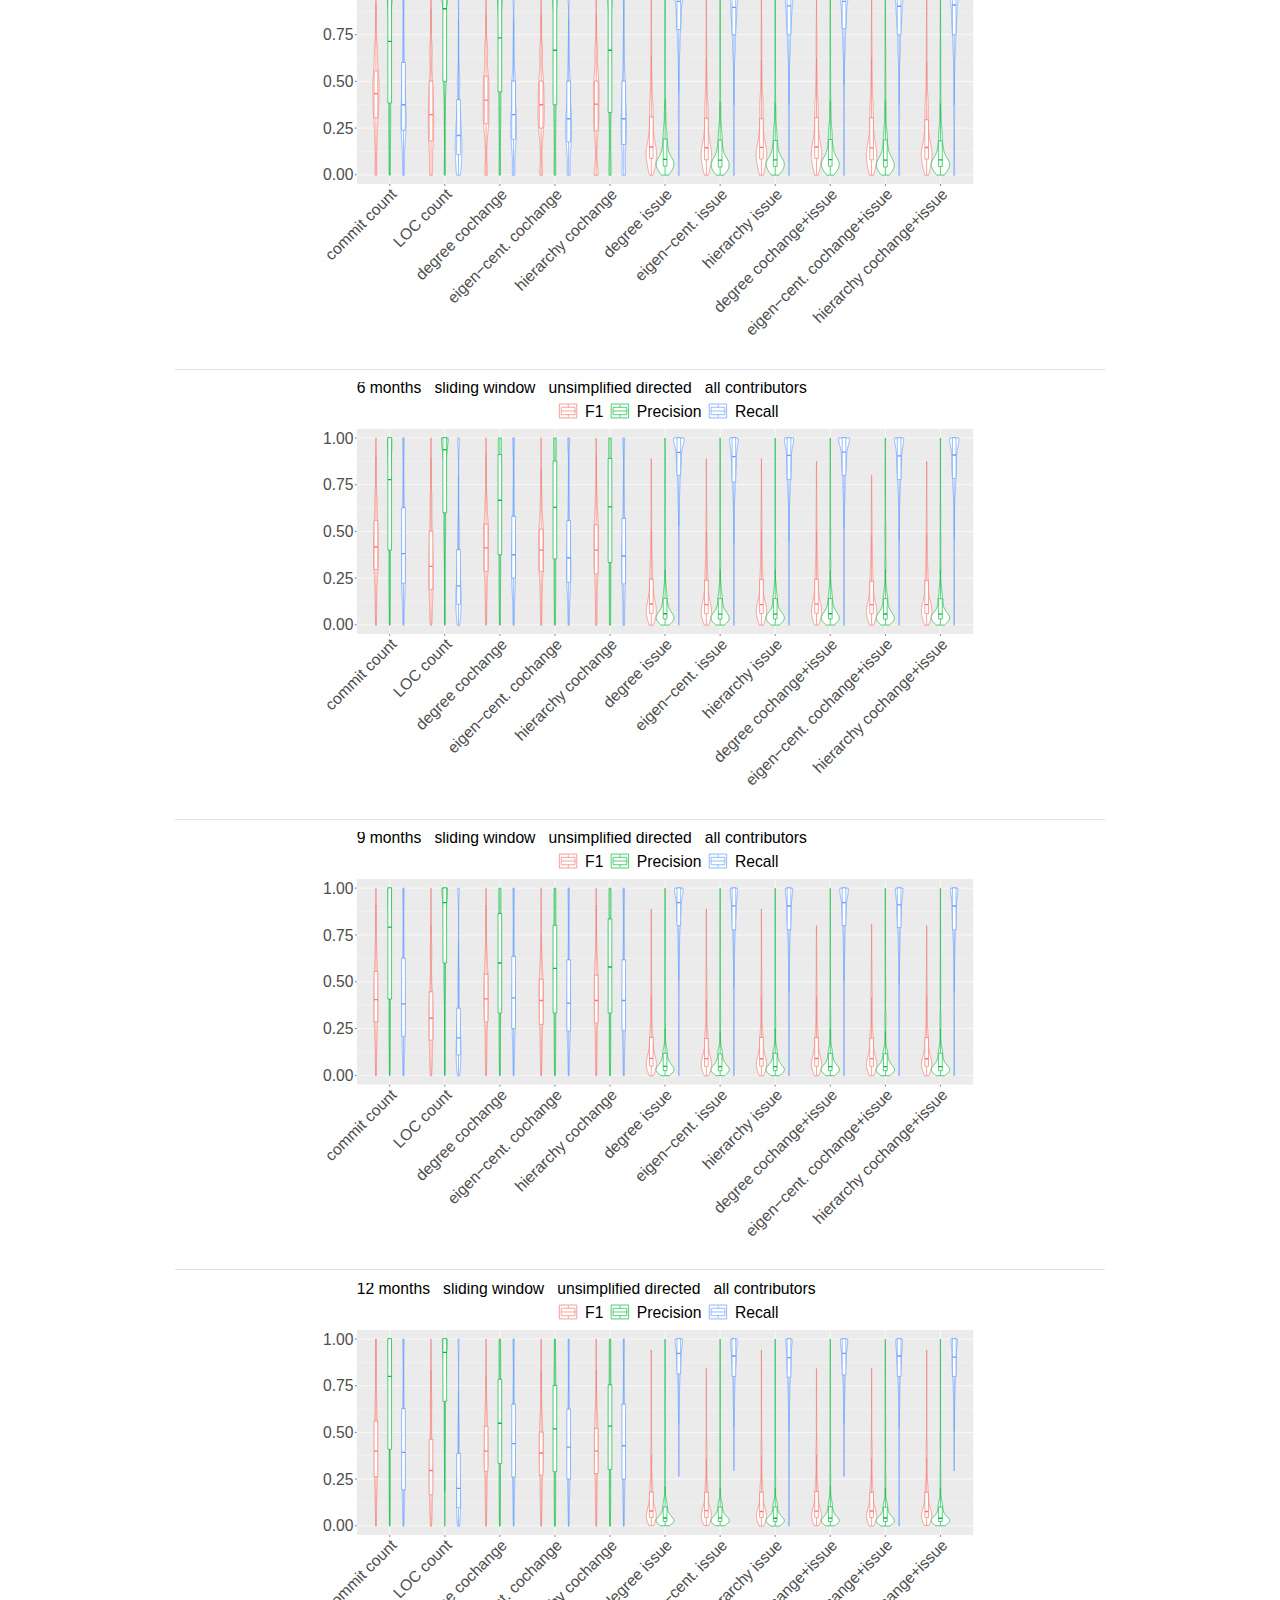
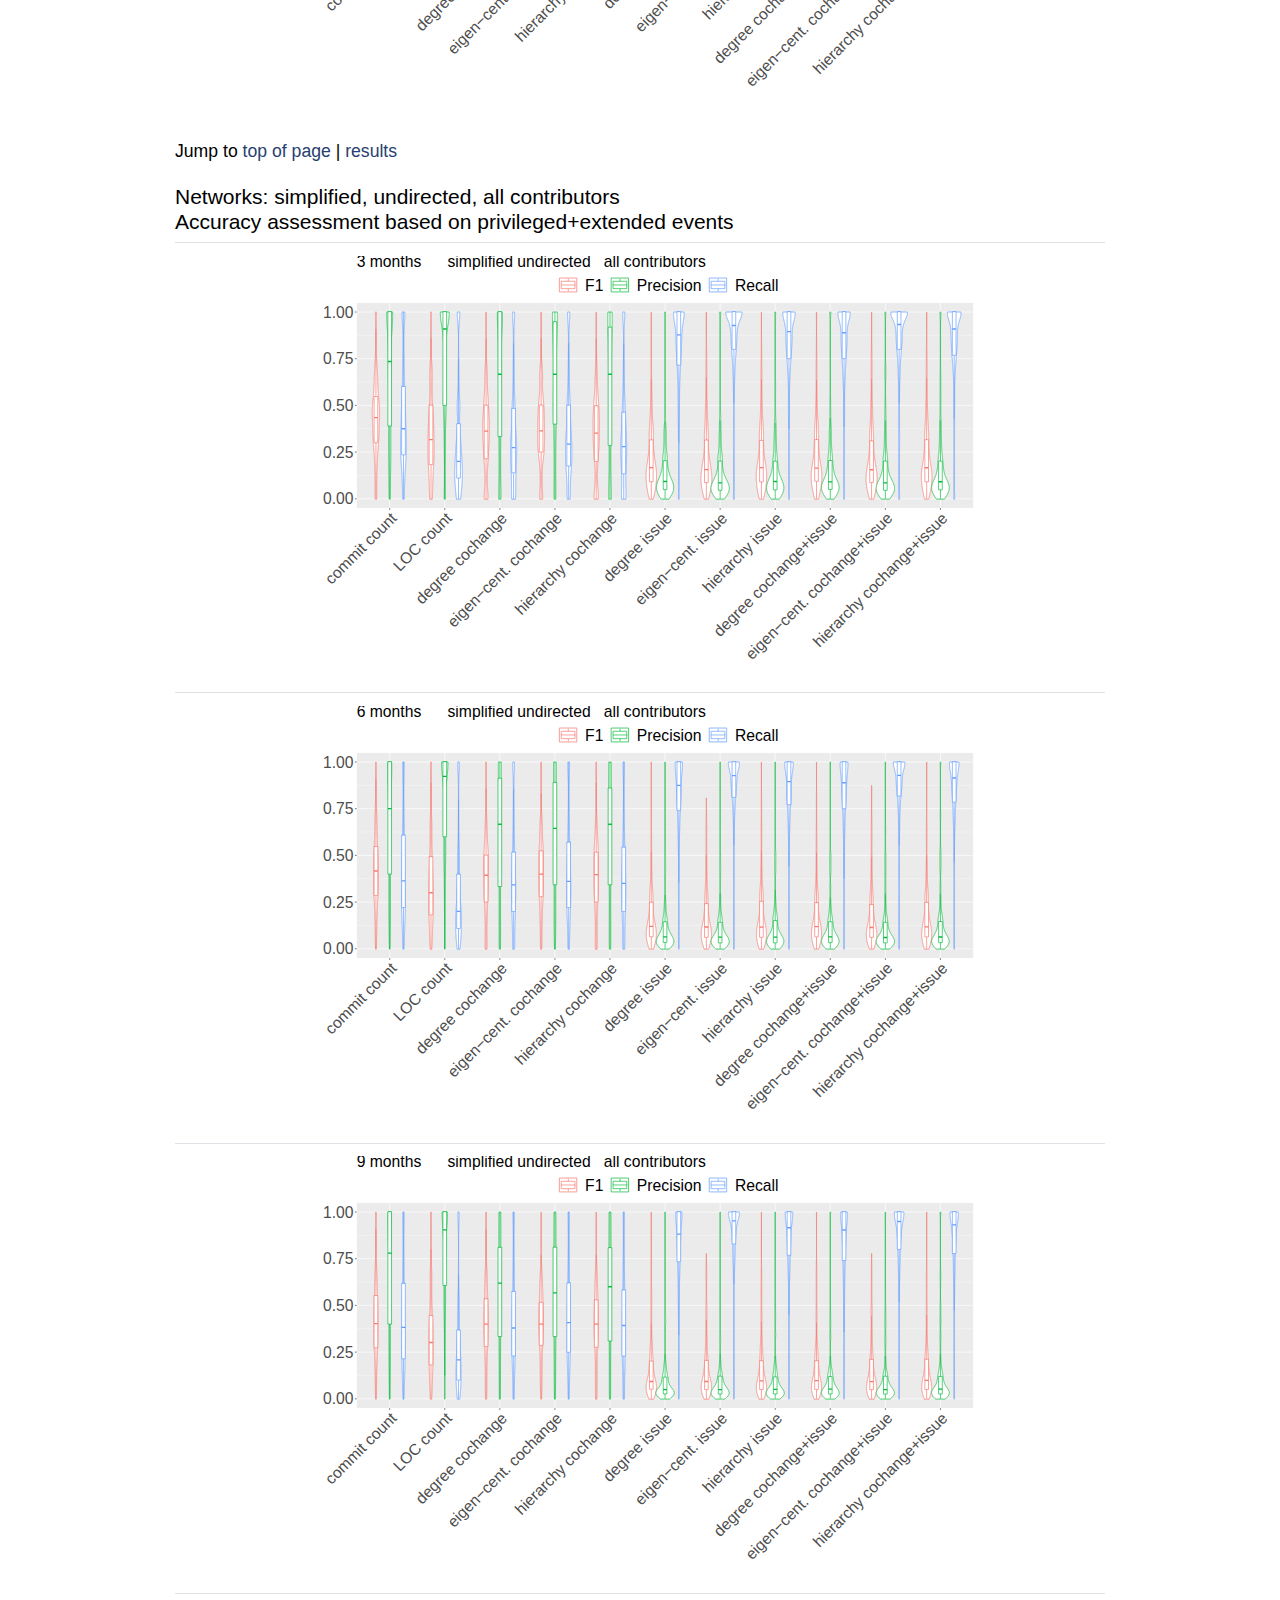
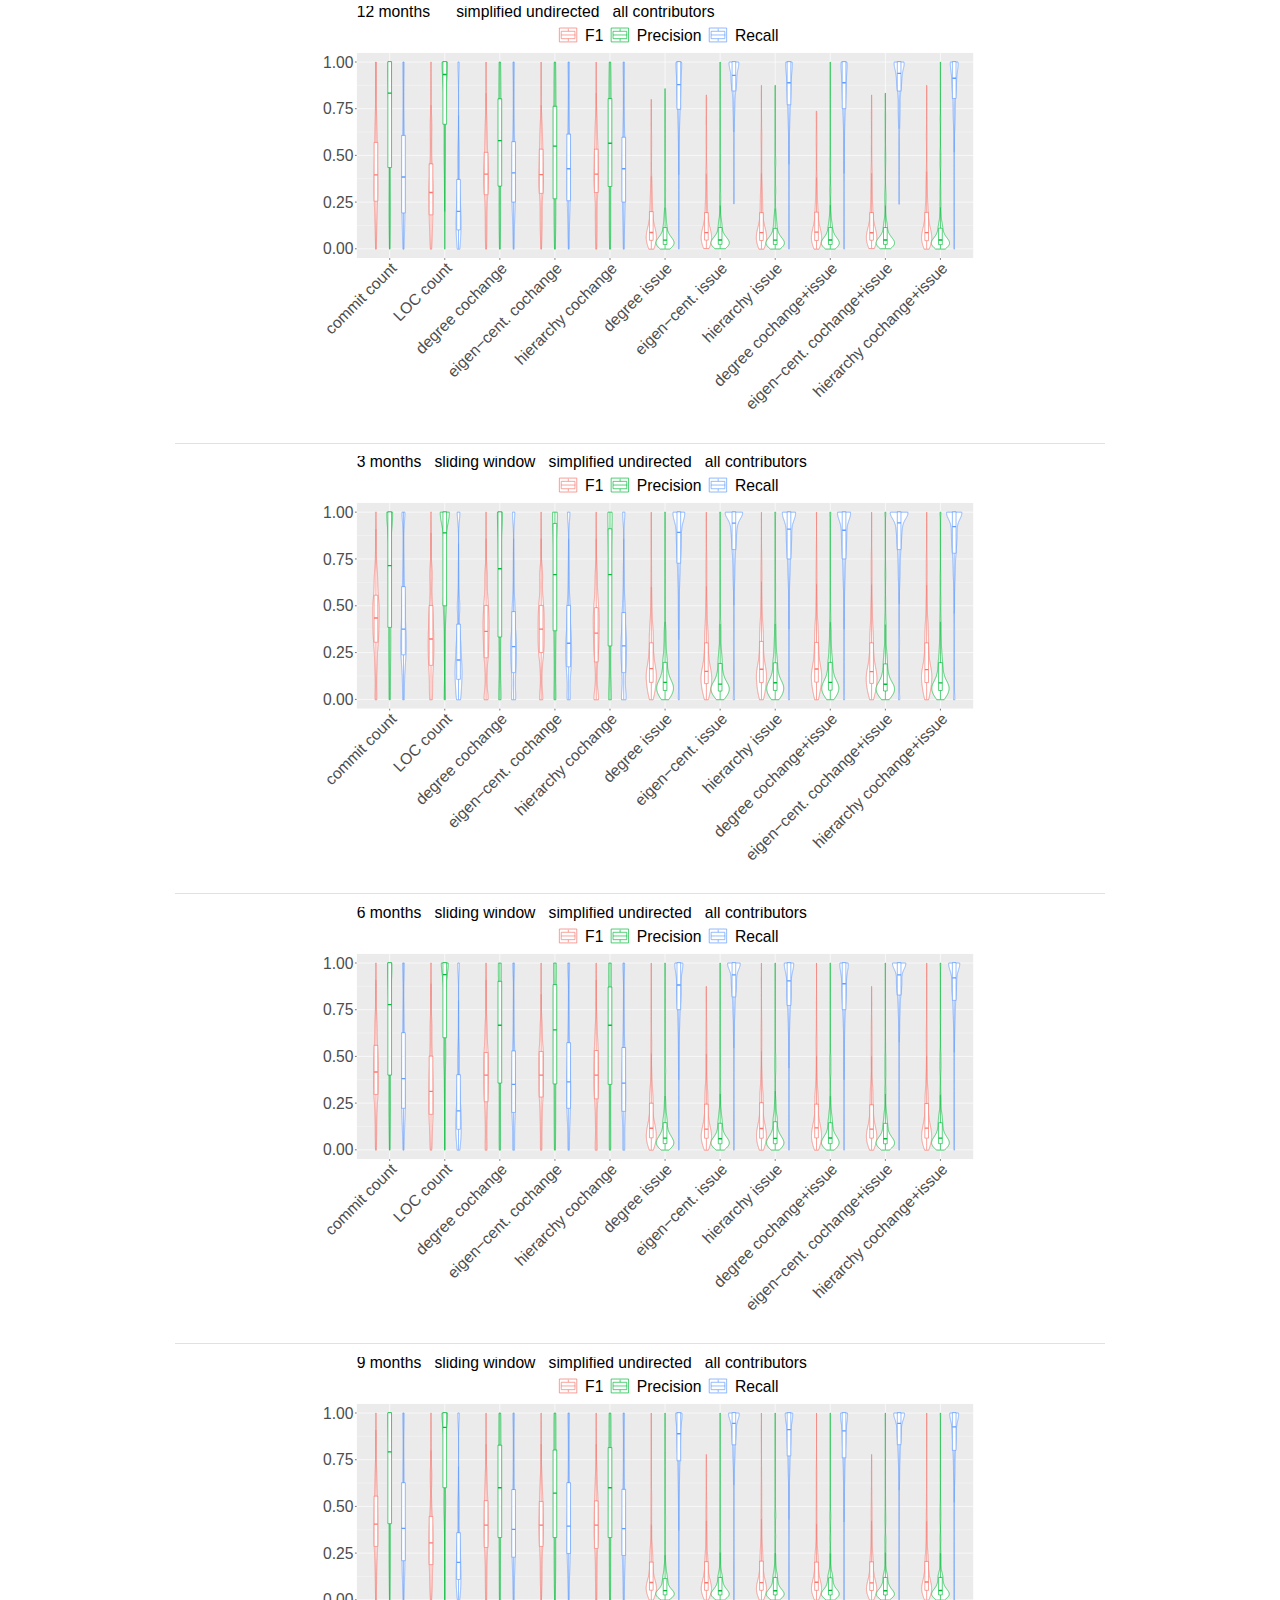
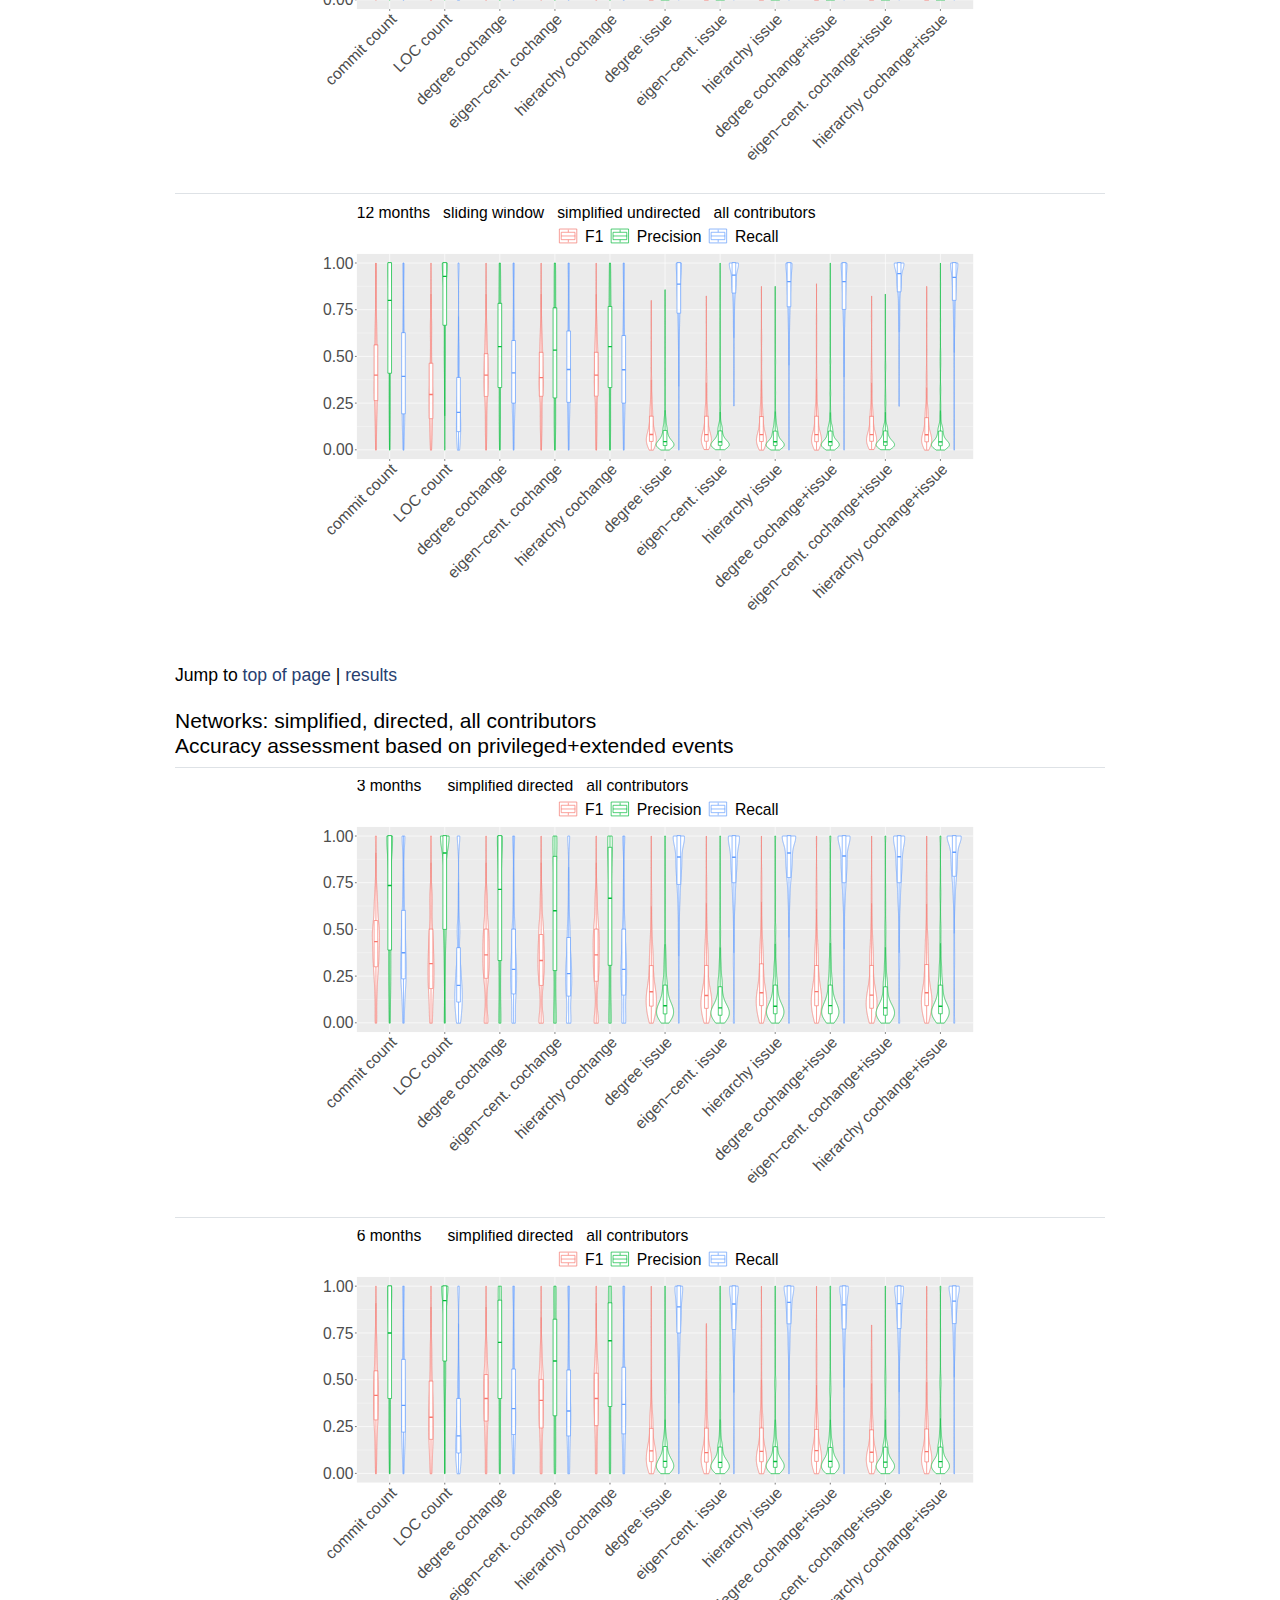
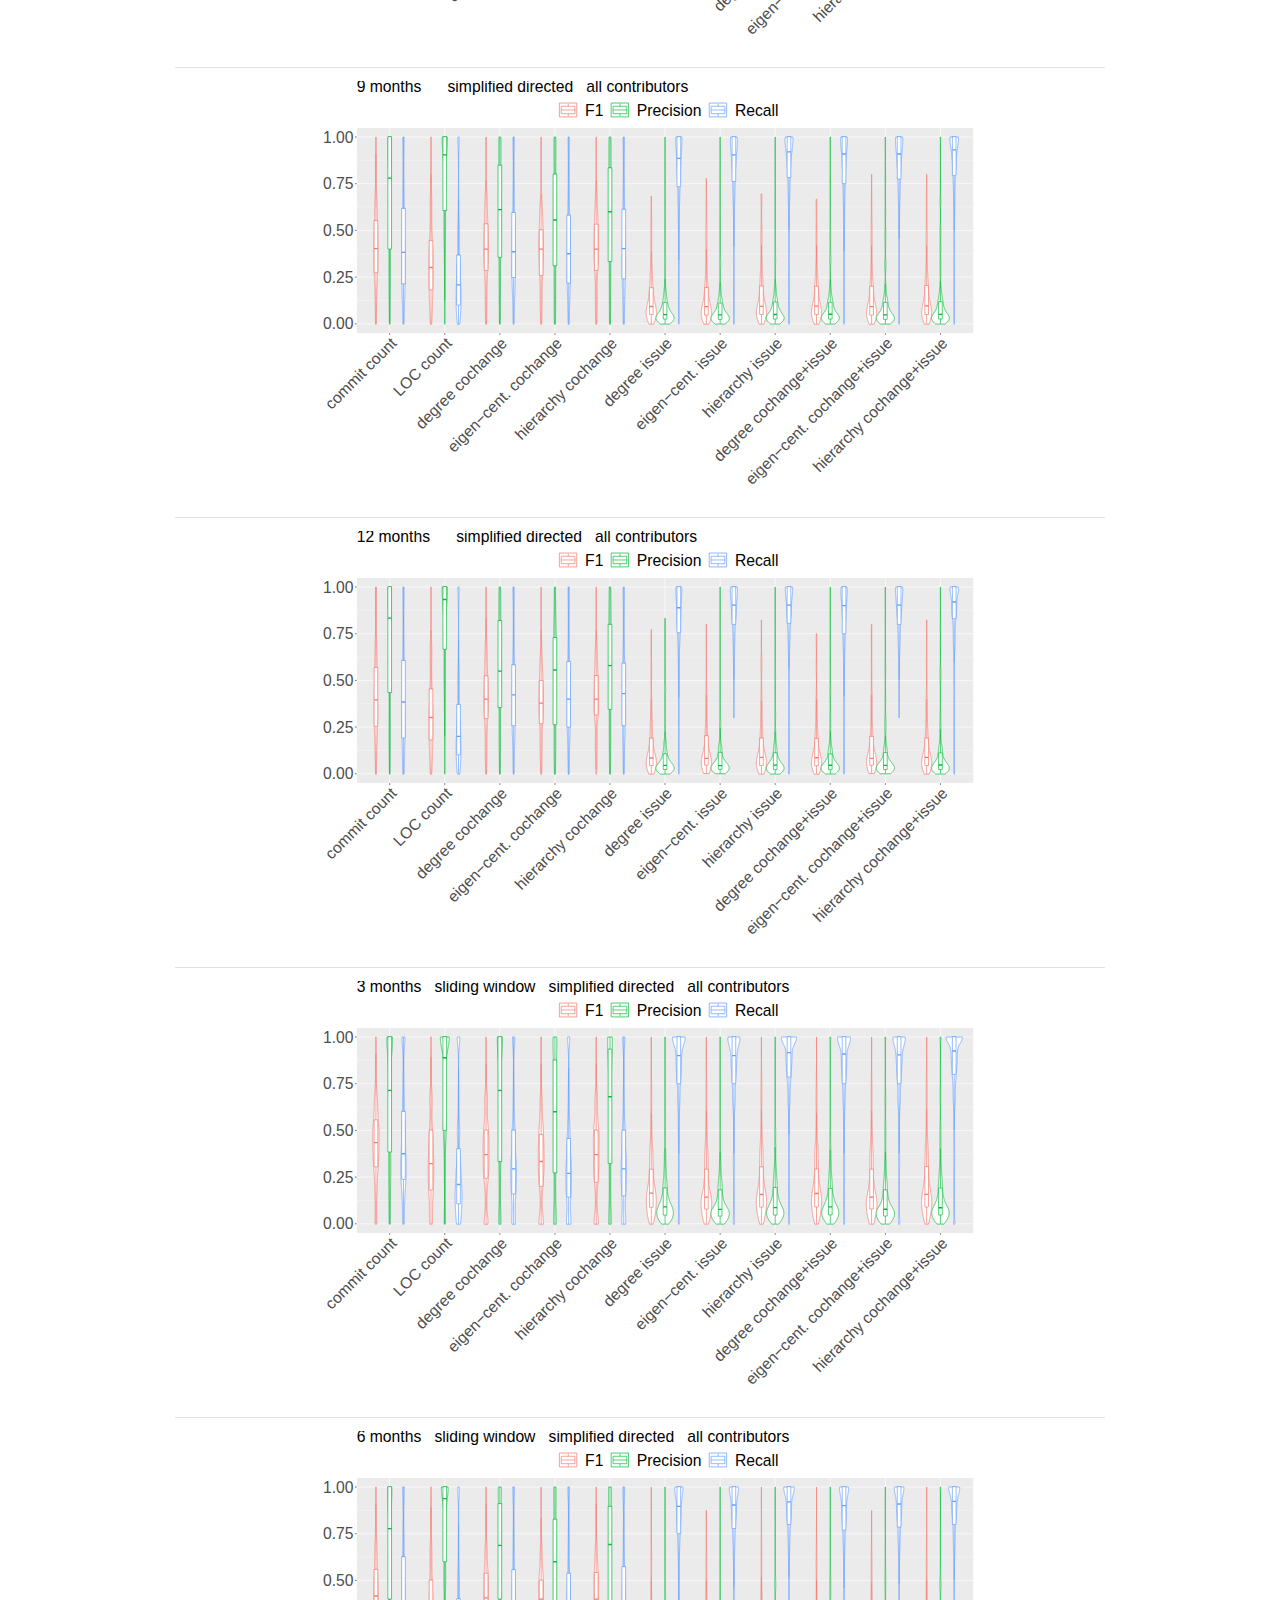
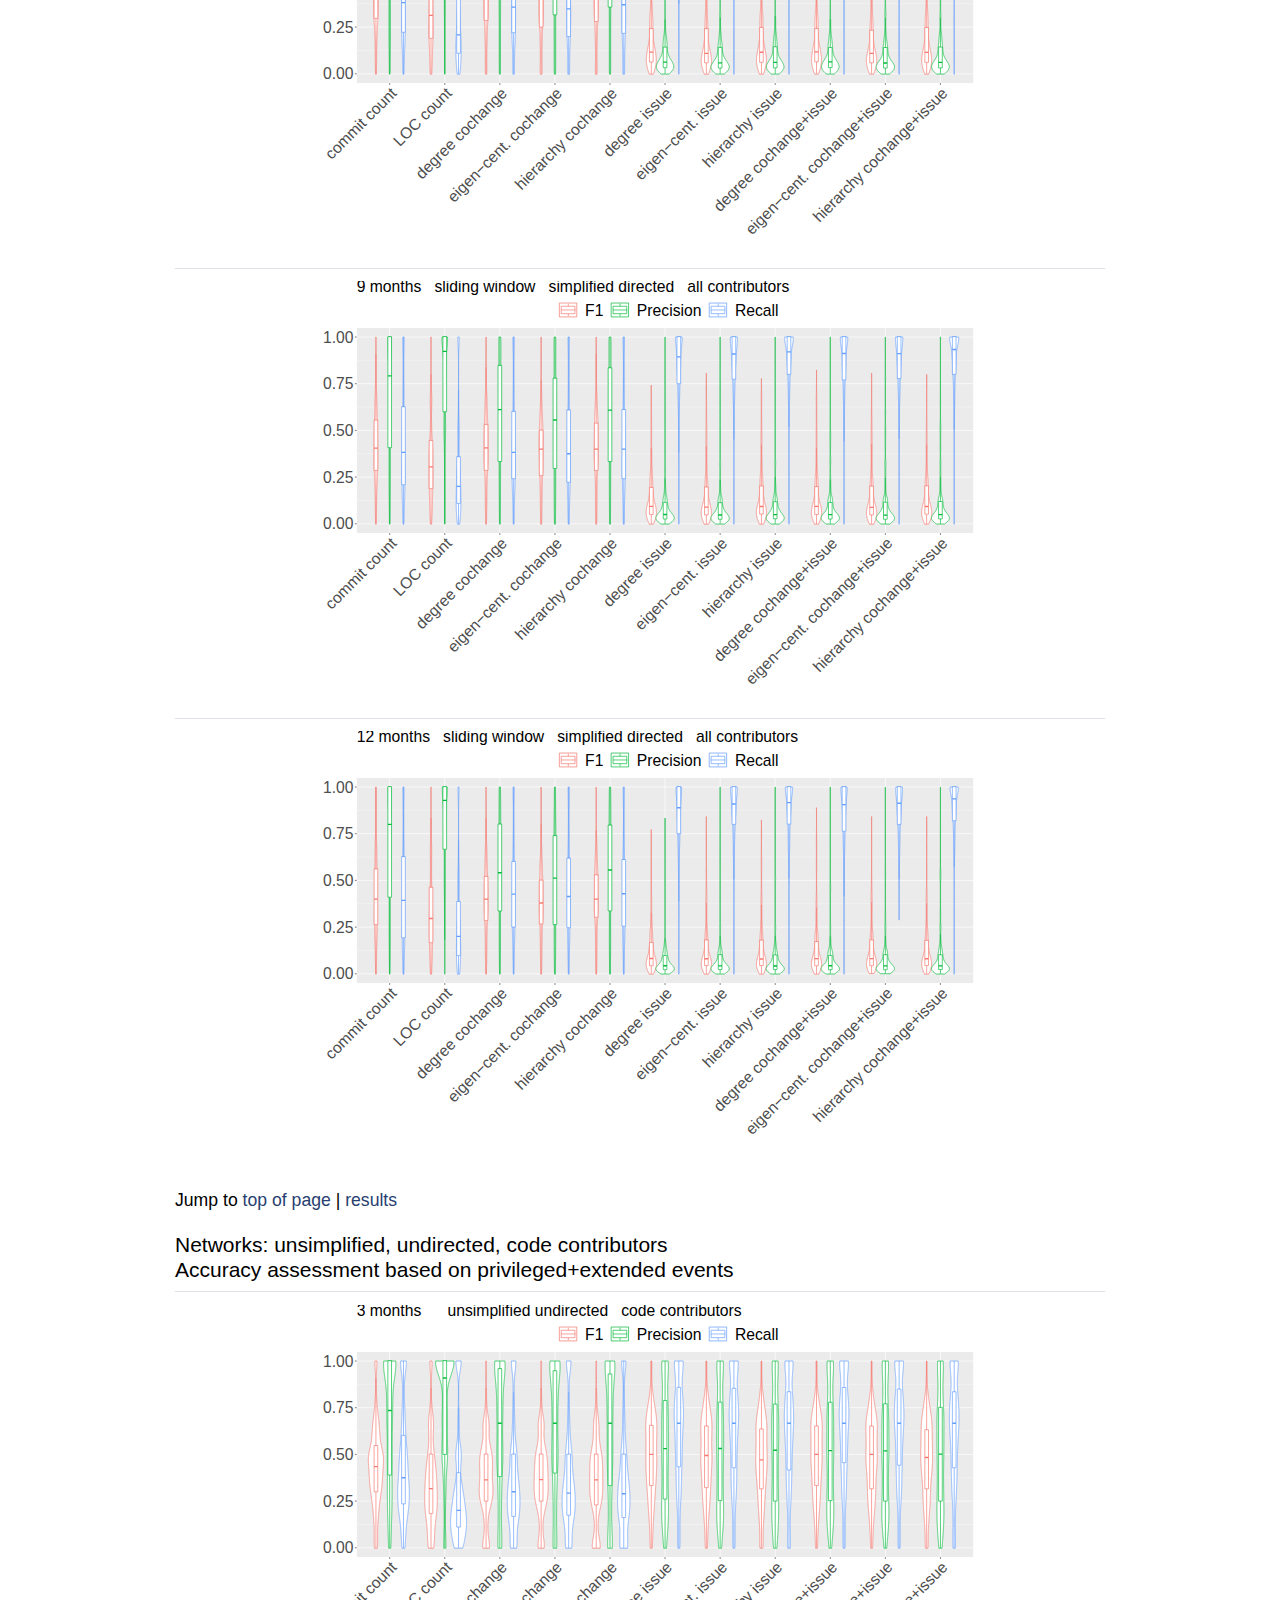
<file: results-rq3-all-privileged-extended.html>
<!DOCTYPE html>
<html lang="en">
<head>
    <meta charset="utf-8">

    <meta name="viewport" content="width=device-width, initial-scale=1">
    <meta http-equiv="X-UA-Compatible" content="IE=edge">

    <title>Automatic Core-Developer Identification on GitHub: A Validation Study</title>

    <link href="./bootstrap/css/bootstrap-reboot.min.css" rel="stylesheet" type="text/css">
    <link href="./bootstrap/css/bootstrap-grid.min.css" rel="stylesheet" type="text/css">
    <link href="./bootstrap/css/bootstrap.min.css" rel="stylesheet" type="text/css">
    <link href="./bootstrap/css/ekko-lightbox.min.css" rel="stylesheet" type="text/css">

    <link rel="stylesheet" href="./bootstrap/css/custom.css" media="screen">
    <link rel="stylesheet" href="./bootstrap/css/pygment.css" media="screen">

</head>
<body class="pt-0">

<header class="jumbotron">
    <div class="container">

        <h1>
            Automatic Core-Developer Identification on GitHub:<br> A Validation Study<br>
        </h1>
        <p class="paper-venue">
            &mdash; <a href="./index.html">Back to main page</a>
        </p>

    </div>
</header>

<main class="container">
    <br>
        <header>
            <h3 id="results">RQ<sub>3</sub>: Which metrics and network-construction methods are most accurate in classifying developers into core and peripheral?</h3>
        </header>
        <div> <p></p>
            <h4 id="#results-classification-methods">Accuracy of the classification methods (across all projects)</h4>
<p></p>Jump to results for <br> <a href="#results-classification-methods-unsimplified-undirected-allcontributors-privileged+extended">unsimplified, undirected, all contributors</a> <br>
                           <a href="#results-classification-methods-unsimplified-directed-allcontributors-privileged+extended" >unsimplified, directed, all contributors</a> <br>
                           <a href="#results-classification-methods-simplified-undirected-allcontributors-privileged+extended" >simplified, undirected, all contributors</a> <br>
                           <a href="#results-classification-methods-simplified-directed-allcontributors-privileged+extended" >simplified, directed, all contributors</a> <br>
                           <a href="#results-classification-methods-unsimplified-undirected-codecontributors-privileged+extended" >unsimplified, undirected, code contributors</a> <br>
                           <a href="#results-classification-methods-unsimplified-directed-codecontributors-privileged+extended" >unsimplified, directed, code contributors</a> <br>
                           <a href="#results-classification-methods-simplified-undirected-codecontributors-privileged+extended" >simplified, undirected, code contributors</a> <br>
                           <a href="#results-classification-methods-simplified-directed-codecontributors-privileged+extended" >simplified, directed, code contributors</a> </p>

        </div>

<!-- ----------------------------------------------------------------------------------------------- -->

<h5 id="results-classification-methods-unsimplified-undirected-allcontributors-privileged+extended"><span>Networks: unsimplified, undirected, all contributors <br>Accuracy assessment based on privileged+extended events</span></h5>

<table class="table figures" style="text-align: right;">
    <tbody>
    <tr>
        <td class="text-left">
            <figure class="text-center">
                <img class="resize" src="results/global/overall-plots/3months/GT-issuesInclExtended/ComparisonSet-CoreClassification/allProjectsUnseparated_FF_GT-issuesInclExtended_ComparisonSet-CoreClassification_byClassification_3months.svg" alt="classification-results-unsimplified-undirected-allcontributors-privileged+extended-3months" class="img-responsive center-block">
            </figure>
        </td>
    </tr>
    <tr>
        <td class="text-left">
            <figure class="text-center">
                <img class="resize" src="results/global/overall-plots/6months/GT-issuesInclExtended/ComparisonSet-CoreClassification/allProjectsUnseparated_FF_GT-issuesInclExtended_ComparisonSet-CoreClassification_byClassification_6months.svg" alt="classification-results-unsimplified-undirected-allcontributors-privileged+extended-6months" class="img-responsive center-block">
            </figure>
        </td>
    </tr>
    <tr>
        <td class="text-left">
            <figure class="text-center">
                <img class="resize" src="results/global/overall-plots/9months/GT-issuesInclExtended/ComparisonSet-CoreClassification/allProjectsUnseparated_FF_GT-issuesInclExtended_ComparisonSet-CoreClassification_byClassification_9months.svg" alt="classification-results-unsimplified-undirected-allcontributors-privileged+extended-9months" class="img-responsive center-block">
            </figure>
        </td>
    </tr>
        <tr>
        <td class="text-left">
            <figure class="text-center">
                <img class="resize" src="results/global/overall-plots/12months/GT-issuesInclExtended/ComparisonSet-CoreClassification/allProjectsUnseparated_FF_GT-issuesInclExtended_ComparisonSet-CoreClassification_byClassification_12months.svg" alt="classification-results-unsimplified-undirected-allcontributors-privileged+extended-12months" class="img-responsive center-block">
            </figure>
        </td>
    </tr>
        <tr>
        <td class="text-left">
            <figure class="text-center">
                <img class="resize" src="results/global/overall-plots/3months_slidingWindow/GT-issuesInclExtended/ComparisonSet-CoreClassification/allProjectsUnseparated_FF_GT-issuesInclExtended_ComparisonSet-CoreClassification_byClassification_3months_slidingWindow.svg" alt="classification-results-unsimplified-undirected-allcontributors-privileged+extended-3months-sliding" class="img-responsive center-block">
            </figure>
        </td>
    </tr>
    <tr>
        <td class="text-left">
            <figure class="text-center">
                <img class="resize" src="results/global/overall-plots/6months_slidingWindow/GT-issuesInclExtended/ComparisonSet-CoreClassification/allProjectsUnseparated_FF_GT-issuesInclExtended_ComparisonSet-CoreClassification_byClassification_6months_slidingWindow.svg" alt="classification-results-unsimplified-undirected-allcontributors-privileged+extended-6months-sliding" class="img-responsive center-block">
            </figure>
        </td>
    </tr>
    <tr>
        <td class="text-left">
            <figure class="text-center">
                <img class="resize" src="results/global/overall-plots/9months_slidingWindow/GT-issuesInclExtended/ComparisonSet-CoreClassification/allProjectsUnseparated_FF_GT-issuesInclExtended_ComparisonSet-CoreClassification_byClassification_9months_slidingWindow.svg" alt="classification-results-unsimplified-undirected-allcontributors-privileged+extended-9months-sliding" class="img-responsive center-block">
            </figure>
        </td>
    </tr>
        <tr>
        <td class="text-left">
            <figure class="text-center">
                <img class="resize" src="results/global/overall-plots/12months_slidingWindow/GT-issuesInclExtended/ComparisonSet-CoreClassification/allProjectsUnseparated_FF_GT-issuesInclExtended_ComparisonSet-CoreClassification_byClassification_12months_slidingWindow.svg" alt="classification-results-unsimplified-undirected-allcontributors-privileged+extended-12months-sliding" class="img-responsive center-block">
            </figure>
        </td>
    </tr>
</tbody></table>

<p></p>Jump to <a href="#results">top of page</a> |
               <a href="./index.html#results">results</a> <br><p></p>


<!-- ----------------------------------------------------------------------------------------------- -->

<h5 id="results-classification-methods-unsimplified-directed-allcontributors-privileged+extended"><span>Networks: unsimplified, directed, all contributors <br>Accuracy assessment based on privileged+extended events</span></h5>

<table class="table figures" style="text-align: right;">
    <tbody>
    <tr>
        <td class="text-left">
            <figure class="text-center">
                <img class="resize" src="results/global/overall-plots/3months/GT-issuesInclExtended/ComparisonSet-CoreClassification/allProjectsUnseparated_FT_GT-issuesInclExtended_ComparisonSet-CoreClassification_byClassification_3months.svg" alt="classification-results-unsimplified-directed-allcontributors-privileged+extended-3months" class="img-responsive center-block">
            </figure>
        </td>
    </tr>
    <tr>
        <td class="text-left">
            <figure class="text-center">
                <img class="resize" src="results/global/overall-plots/6months/GT-issuesInclExtended/ComparisonSet-CoreClassification/allProjectsUnseparated_FT_GT-issuesInclExtended_ComparisonSet-CoreClassification_byClassification_6months.svg" alt="classification-results-unsimplified-directed-allcontributors-privileged+extended-6months" class="img-responsive center-block">
            </figure>
        </td>
    </tr>
    <tr>
        <td class="text-left">
            <figure class="text-center">
                <img class="resize" src="results/global/overall-plots/9months/GT-issuesInclExtended/ComparisonSet-CoreClassification/allProjectsUnseparated_FT_GT-issuesInclExtended_ComparisonSet-CoreClassification_byClassification_9months.svg" alt="classification-results-unsimplified-directed-allcontributors-privileged+extended-9months" class="img-responsive center-block">
            </figure>
        </td>
    </tr>
        <tr>
        <td class="text-left">
            <figure class="text-center">
                <img class="resize" src="results/global/overall-plots/12months/GT-issuesInclExtended/ComparisonSet-CoreClassification/allProjectsUnseparated_FT_GT-issuesInclExtended_ComparisonSet-CoreClassification_byClassification_12months.svg" alt="classification-results-unsimplified-directed-allcontributors-privileged+extended-12months" class="img-responsive center-block">
            </figure>
        </td>
    </tr>
        <tr>
        <td class="text-left">
            <figure class="text-center">
                <img class="resize" src="results/global/overall-plots/3months_slidingWindow/GT-issuesInclExtended/ComparisonSet-CoreClassification/allProjectsUnseparated_FT_GT-issuesInclExtended_ComparisonSet-CoreClassification_byClassification_3months_slidingWindow.svg" alt="classification-results-unsimplified-directed-allcontributors-privileged+extended-3months-sliding" class="img-responsive center-block">
            </figure>
        </td>
    </tr>
    <tr>
        <td class="text-left">
            <figure class="text-center">
                <img class="resize" src="results/global/overall-plots/6months_slidingWindow/GT-issuesInclExtended/ComparisonSet-CoreClassification/allProjectsUnseparated_FT_GT-issuesInclExtended_ComparisonSet-CoreClassification_byClassification_6months_slidingWindow.svg" alt="classification-results-unsimplified-directed-allcontributors-privileged+extended-6months-sliding" class="img-responsive center-block">
            </figure>
        </td>
    </tr>
    <tr>
        <td class="text-left">
            <figure class="text-center">
                <img class="resize" src="results/global/overall-plots/9months_slidingWindow/GT-issuesInclExtended/ComparisonSet-CoreClassification/allProjectsUnseparated_FT_GT-issuesInclExtended_ComparisonSet-CoreClassification_byClassification_9months_slidingWindow.svg" alt="classification-results-unsimplified-directed-allcontributors-privileged+extended-9months-sliding" class="img-responsive center-block">
            </figure>
        </td>
    </tr>
        <tr>
        <td class="text-left">
            <figure class="text-center">
                <img class="resize" src="results/global/overall-plots/12months_slidingWindow/GT-issuesInclExtended/ComparisonSet-CoreClassification/allProjectsUnseparated_FT_GT-issuesInclExtended_ComparisonSet-CoreClassification_byClassification_12months_slidingWindow.svg" alt="classification-results-unsimplified-directed-allcontributors-privileged+extended-12months-sliding" class="img-responsive center-block">
            </figure>
        </td>
    </tr>
</tbody></table>

<p></p>Jump to <a href="#results">top of page</a> |
               <a href="./index.html#results">results</a> <br><p></p>

<!-- ----------------------------------------------------------------------------------------------- -->

<h5 id="results-classification-methods-simplified-undirected-allcontributors-privileged+extended"><span>Networks: simplified, undirected, all contributors <br>Accuracy assessment based on privileged+extended events</span></h5>

<table class="table figures" style="text-align: right;">
    <tbody>
    <tr>
        <td class="text-left">
            <figure class="text-center">
                <img class="resize" src="results/globalWithSimplification/overall-plots/3months/GT-issuesInclExtended/ComparisonSet-CoreClassification/allProjectsUnseparated_TF_GT-issuesInclExtended_ComparisonSet-CoreClassification_byClassification_3months.svg" alt="classification-results-simplified-undirected-allcontributors-privileged+extended-3months" class="img-responsive center-block">
            </figure>
        </td>
    </tr>
    <tr>
        <td class="text-left">
            <figure class="text-center">
                <img class="resize" src="results/globalWithSimplification/overall-plots/6months/GT-issuesInclExtended/ComparisonSet-CoreClassification/allProjectsUnseparated_TF_GT-issuesInclExtended_ComparisonSet-CoreClassification_byClassification_6months.svg" alt="classification-results-simplified-undirected-allcontributors-privileged+extended-6months" class="img-responsive center-block">
            </figure>
        </td>
    </tr>
    <tr>
        <td class="text-left">
            <figure class="text-center">
                <img class="resize" src="results/globalWithSimplification/overall-plots/9months/GT-issuesInclExtended/ComparisonSet-CoreClassification/allProjectsUnseparated_TF_GT-issuesInclExtended_ComparisonSet-CoreClassification_byClassification_9months.svg" alt="classification-results-simplified-undirected-allcontributors-privileged+extended-9months" class="img-responsive center-block">
            </figure>
        </td>
    </tr>
        <tr>
        <td class="text-left">
            <figure class="text-center">
                <img class="resize" src="results/globalWithSimplification/overall-plots/12months/GT-issuesInclExtended/ComparisonSet-CoreClassification/allProjectsUnseparated_TF_GT-issuesInclExtended_ComparisonSet-CoreClassification_byClassification_12months.svg" alt="classification-results-simplified-undirected-allcontributors-privileged+extended-12months" class="img-responsive center-block">
            </figure>
        </td>
    </tr>
        <tr>
        <td class="text-left">
            <figure class="text-center">
                <img class="resize" src="results/globalWithSimplification/overall-plots/3months_slidingWindow/GT-issuesInclExtended/ComparisonSet-CoreClassification/allProjectsUnseparated_TF_GT-issuesInclExtended_ComparisonSet-CoreClassification_byClassification_3months_slidingWindow.svg" alt="classification-results-simplified-undirected-allcontributors-privileged+extended-3months-sliding" class="img-responsive center-block">
            </figure>
        </td>
    </tr>
    <tr>
        <td class="text-left">
            <figure class="text-center">
                <img class="resize" src="results/globalWithSimplification/overall-plots/6months_slidingWindow/GT-issuesInclExtended/ComparisonSet-CoreClassification/allProjectsUnseparated_TF_GT-issuesInclExtended_ComparisonSet-CoreClassification_byClassification_6months_slidingWindow.svg" alt="classification-results-simplified-undirected-allcontributors-privileged+extended-6months-sliding" class="img-responsive center-block">
            </figure>
        </td>
    </tr>
    <tr>
        <td class="text-left">
            <figure class="text-center">
                <img class="resize" src="results/globalWithSimplification/overall-plots/9months_slidingWindow/GT-issuesInclExtended/ComparisonSet-CoreClassification/allProjectsUnseparated_TF_GT-issuesInclExtended_ComparisonSet-CoreClassification_byClassification_9months_slidingWindow.svg" alt="classification-results-simplified-undirected-allcontributors-privileged+extended-9months-sliding" class="img-responsive center-block">
            </figure>
        </td>
    </tr>
        <tr>
        <td class="text-left">
            <figure class="text-center">
                <img class="resize" src="results/globalWithSimplification/overall-plots/12months_slidingWindow/GT-issuesInclExtended/ComparisonSet-CoreClassification/allProjectsUnseparated_TF_GT-issuesInclExtended_ComparisonSet-CoreClassification_byClassification_12months_slidingWindow.svg" alt="classification-results-simplified-undirected-allcontributors-privileged+extended-12months-sliding" class="img-responsive center-block">
            </figure>
        </td>
    </tr>
</tbody></table>

<p></p>Jump to <a href="#results">top of page</a> |
               <a href="./index.html#results">results</a> <br><p></p>

<!-- ----------------------------------------------------------------------------------------------- -->

<h5 id="results-classification-methods-simplified-directed-allcontributors-privileged+extended"><span>Networks: simplified, directed, all contributors <br>Accuracy assessment based on privileged+extended events</span></h5>

<table class="table figures" style="text-align: right;">
    <tbody>
    <tr>
        <td class="text-left">
            <figure class="text-center">
                <img class="resize" src="results/globalWithSimplification/overall-plots/3months/GT-issuesInclExtended/ComparisonSet-CoreClassification/allProjectsUnseparated_TT_GT-issuesInclExtended_ComparisonSet-CoreClassification_byClassification_3months.svg" alt="classification-results-simplified-directed-allcontributors-privileged+extended-3months" class="img-responsive center-block">
            </figure>
        </td>
    </tr>
    <tr>
        <td class="text-left">
            <figure class="text-center">
                <img class="resize" src="results/globalWithSimplification/overall-plots/6months/GT-issuesInclExtended/ComparisonSet-CoreClassification/allProjectsUnseparated_TT_GT-issuesInclExtended_ComparisonSet-CoreClassification_byClassification_6months.svg" alt="classification-results-simplified-directed-allcontributors-privileged+extended-6months" class="img-responsive center-block">
            </figure>
        </td>
    </tr>
    <tr>
        <td class="text-left">
            <figure class="text-center">
                <img class="resize" src="results/globalWithSimplification/overall-plots/9months/GT-issuesInclExtended/ComparisonSet-CoreClassification/allProjectsUnseparated_TT_GT-issuesInclExtended_ComparisonSet-CoreClassification_byClassification_9months.svg" alt="classification-results-simplified-directed-allcontributors-privileged+extended-9months" class="img-responsive center-block">
            </figure>
        </td>
    </tr>
        <tr>
        <td class="text-left">
            <figure class="text-center">
                <img class="resize" src="results/globalWithSimplification/overall-plots/12months/GT-issuesInclExtended/ComparisonSet-CoreClassification/allProjectsUnseparated_TT_GT-issuesInclExtended_ComparisonSet-CoreClassification_byClassification_12months.svg" alt="classification-results-simplified-directed-allcontributors-privileged+extended-12months" class="img-responsive center-block">
            </figure>
        </td>
    </tr>
        <tr>
        <td class="text-left">
            <figure class="text-center">
                <img class="resize" src="results/globalWithSimplification/overall-plots/3months_slidingWindow/GT-issuesInclExtended/ComparisonSet-CoreClassification/allProjectsUnseparated_TT_GT-issuesInclExtended_ComparisonSet-CoreClassification_byClassification_3months_slidingWindow.svg" alt="classification-results-simplified-directed-allcontributors-privileged+extended-3months-sliding" class="img-responsive center-block">
            </figure>
        </td>
    </tr>
    <tr>
        <td class="text-left">
            <figure class="text-center">
                <img class="resize" src="results/globalWithSimplification/overall-plots/6months_slidingWindow/GT-issuesInclExtended/ComparisonSet-CoreClassification/allProjectsUnseparated_TT_GT-issuesInclExtended_ComparisonSet-CoreClassification_byClassification_6months_slidingWindow.svg" alt="classification-results-simplified-directed-allcontributors-privileged+extended-6months-sliding" class="img-responsive center-block">
            </figure>
        </td>
    </tr>
    <tr>
        <td class="text-left">
            <figure class="text-center">
                <img class="resize" src="results/globalWithSimplification/overall-plots/9months_slidingWindow/GT-issuesInclExtended/ComparisonSet-CoreClassification/allProjectsUnseparated_TT_GT-issuesInclExtended_ComparisonSet-CoreClassification_byClassification_9months_slidingWindow.svg" alt="classification-results-simplified-directed-allcontributors-privileged+extended-9months-sliding" class="img-responsive center-block">
            </figure>
        </td>
    </tr>
        <tr>
        <td class="text-left">
            <figure class="text-center">
                <img class="resize" src="results/globalWithSimplification/overall-plots/12months_slidingWindow/GT-issuesInclExtended/ComparisonSet-CoreClassification/allProjectsUnseparated_TT_GT-issuesInclExtended_ComparisonSet-CoreClassification_byClassification_12months_slidingWindow.svg" alt="classification-results-simplified-directed-allcontributors-privileged+extended-12months-sliding" class="img-responsive center-block">
            </figure>
        </td>
    </tr>
</tbody></table>

<p></p>Jump to <a href="#results">top of page</a> |
               <a href="./index.html#results">results</a> <br><p></p>

<!-- ------------------above: all contributors. below: code contributors---------------------------- -->

<!-- ----------------------------------------------------------------------------------------------- -->

<h5 id="results-classification-methods-unsimplified-undirected-codecontributors-privileged+extended"><span>Networks: unsimplified, undirected, code contributors <br>Accuracy assessment based on privileged+extended events</span></h5>

<table class="table figures" style="text-align: right;">
    <tbody>
    <tr>
        <td class="text-left">
            <figure class="text-center">
                <img class="resize" src="results/global/overall-plots/3months_onlyPreviousContributors/GT-issuesInclExtended/ComparisonSet-CoreClassification/allProjectsUnseparated_FF_GT-issuesInclExtended_ComparisonSet-CoreClassification_byClassification_3months_onlyPreviousContributors.svg" alt="classification-results-unsimplified-undirected-codecontributors-privileged+extended-3months" class="img-responsive center-block">
            </figure>
        </td>
    </tr>
    <tr>
        <td class="text-left">
            <figure class="text-center">
                <img class="resize" src="results/global/overall-plots/6months_onlyPreviousContributors/GT-issuesInclExtended/ComparisonSet-CoreClassification/allProjectsUnseparated_FF_GT-issuesInclExtended_ComparisonSet-CoreClassification_byClassification_6months_onlyPreviousContributors.svg" alt="classification-results-unsimplified-undirected-codecontributors-privileged+extended-6months" class="img-responsive center-block">
            </figure>
        </td>
    </tr>
    <tr>
        <td class="text-left">
            <figure class="text-center">
                <img class="resize" src="results/global/overall-plots/9months_onlyPreviousContributors/GT-issuesInclExtended/ComparisonSet-CoreClassification/allProjectsUnseparated_FF_GT-issuesInclExtended_ComparisonSet-CoreClassification_byClassification_9months_onlyPreviousContributors.svg" alt="classification-results-unsimplified-undirected-codecontributors-privileged+extended-9months" class="img-responsive center-block">
            </figure>
        </td>
    </tr>
        <tr>
        <td class="text-left">
            <figure class="text-center">
                <img class="resize" src="results/global/overall-plots/12months_onlyPreviousContributors/GT-issuesInclExtended/ComparisonSet-CoreClassification/allProjectsUnseparated_FF_GT-issuesInclExtended_ComparisonSet-CoreClassification_byClassification_12months_onlyPreviousContributors.svg" alt="classification-results-unsimplified-undirected-codecontributors-privileged+extended-12months" class="img-responsive center-block">
            </figure>
        </td>
    </tr>
        <tr>
        <td class="text-left">
            <figure class="text-center">
                <img class="resize" src="results/global/overall-plots/3months_slidingWindow_onlyPreviousContributors/GT-issuesInclExtended/ComparisonSet-CoreClassification/allProjectsUnseparated_FF_GT-issuesInclExtended_ComparisonSet-CoreClassification_byClassification_3months_slidingWindow_onlyPreviousContributors.svg" alt="classification-results-unsimplified-undirected-codecontributors-privileged+extended-3months-sliding" class="img-responsive center-block">
            </figure>
        </td>
    </tr>
    <tr>
        <td class="text-left">
            <figure class="text-center">
                <img class="resize" src="results/global/overall-plots/6months_slidingWindow_onlyPreviousContributors/GT-issuesInclExtended/ComparisonSet-CoreClassification/allProjectsUnseparated_FF_GT-issuesInclExtended_ComparisonSet-CoreClassification_byClassification_6months_slidingWindow_onlyPreviousContributors.svg" alt="classification-results-unsimplified-undirected-codecontributors-privileged+extended-6months-sliding" class="img-responsive center-block">
            </figure>
        </td>
    </tr>
    <tr>
        <td class="text-left">
            <figure class="text-center">
                <img class="resize" src="results/global/overall-plots/9months_slidingWindow_onlyPreviousContributors/GT-issuesInclExtended/ComparisonSet-CoreClassification/allProjectsUnseparated_FF_GT-issuesInclExtended_ComparisonSet-CoreClassification_byClassification_9months_slidingWindow_onlyPreviousContributors.svg" alt="classification-results-unsimplified-undirected-codecontributors-privileged+extended-9months-sliding" class="img-responsive center-block">
            </figure>
        </td>
    </tr>
        <tr>
        <td class="text-left">
            <figure class="text-center">
                <img class="resize" src="results/global/overall-plots/12months_slidingWindow_onlyPreviousContributors/GT-issuesInclExtended/ComparisonSet-CoreClassification/allProjectsUnseparated_FF_GT-issuesInclExtended_ComparisonSet-CoreClassification_byClassification_12months_slidingWindow_onlyPreviousContributors.svg" alt="classification-results-unsimplified-undirected-codecontributors-privileged+extended-12months-sliding" class="img-responsive center-block">
            </figure>
        </td>
    </tr>
</tbody></table>

<p></p>Jump to <a href="#results">top of page</a> |
               <a href="./index.html#results">results</a> <br><p></p>


<!-- ----------------------------------------------------------------------------------------------- -->

<h5 id="results-classification-methods-unsimplified-directed-codecontributors-privileged+extended"><span>Networks: unsimplified, directed, code contributors <br>Accuracy assessment based on privileged+extended events</span></h5>

<table class="table figures" style="text-align: right;">
    <tbody>
    <tr>
        <td class="text-left">
            <figure class="text-center">
                <img class="resize" src="results/global/overall-plots/3months_onlyPreviousContributors/GT-issuesInclExtended/ComparisonSet-CoreClassification/allProjectsUnseparated_FT_GT-issuesInclExtended_ComparisonSet-CoreClassification_byClassification_3months_onlyPreviousContributors.svg" alt="classification-results-unsimplified-directed-codecontributors-privileged+extended-3months" class="img-responsive center-block">
            </figure>
        </td>
    </tr>
    <tr>
        <td class="text-left">
            <figure class="text-center">
                <img class="resize" src="results/global/overall-plots/6months_onlyPreviousContributors/GT-issuesInclExtended/ComparisonSet-CoreClassification/allProjectsUnseparated_FT_GT-issuesInclExtended_ComparisonSet-CoreClassification_byClassification_6months_onlyPreviousContributors.svg" alt="classification-results-unsimplified-directed-codecontributors-privileged+extended-6months" class="img-responsive center-block">
            </figure>
        </td>
    </tr>
    <tr>
        <td class="text-left">
            <figure class="text-center">
                <img class="resize" src="results/global/overall-plots/9months_onlyPreviousContributors/GT-issuesInclExtended/ComparisonSet-CoreClassification/allProjectsUnseparated_FT_GT-issuesInclExtended_ComparisonSet-CoreClassification_byClassification_9months_onlyPreviousContributors.svg" alt="classification-results-unsimplified-directed-codecontributors-privileged+extended-9months" class="img-responsive center-block">
            </figure>
        </td>
    </tr>
        <tr>
        <td class="text-left">
            <figure class="text-center">
                <img class="resize" src="results/global/overall-plots/12months_onlyPreviousContributors/GT-issuesInclExtended/ComparisonSet-CoreClassification/allProjectsUnseparated_FT_GT-issuesInclExtended_ComparisonSet-CoreClassification_byClassification_12months_onlyPreviousContributors.svg" alt="classification-results-unsimplified-directed-codecontributors-privileged+extended-12months" class="img-responsive center-block">
            </figure>
        </td>
    </tr>
        <tr>
        <td class="text-left">
            <figure class="text-center">
                <img class="resize" src="results/global/overall-plots/3months_slidingWindow_onlyPreviousContributors/GT-issuesInclExtended/ComparisonSet-CoreClassification/allProjectsUnseparated_FT_GT-issuesInclExtended_ComparisonSet-CoreClassification_byClassification_3months_slidingWindow_onlyPreviousContributors.svg" alt="classification-results-unsimplified-directed-codecontributors-privileged+extended-3months-sliding" class="img-responsive center-block">
            </figure>
        </td>
    </tr>
    <tr>
        <td class="text-left">
            <figure class="text-center">
                <img class="resize" src="results/global/overall-plots/6months_slidingWindow_onlyPreviousContributors/GT-issuesInclExtended/ComparisonSet-CoreClassification/allProjectsUnseparated_FT_GT-issuesInclExtended_ComparisonSet-CoreClassification_byClassification_6months_slidingWindow_onlyPreviousContributors.svg" alt="classification-results-unsimplified-directed-codecontributors-privileged+extended-6months-sliding" class="img-responsive center-block">
            </figure>
        </td>
    </tr>
    <tr>
        <td class="text-left">
            <figure class="text-center">
                <img class="resize" src="results/global/overall-plots/9months_slidingWindow_onlyPreviousContributors/GT-issuesInclExtended/ComparisonSet-CoreClassification/allProjectsUnseparated_FT_GT-issuesInclExtended_ComparisonSet-CoreClassification_byClassification_9months_slidingWindow_onlyPreviousContributors.svg" alt="classification-results-unsimplified-directed-codecontributors-privileged+extended-9months-sliding" class="img-responsive center-block">
            </figure>
        </td>
    </tr>
        <tr>
        <td class="text-left">
            <figure class="text-center">
                <img class="resize" src="results/global/overall-plots/12months_slidingWindow_onlyPreviousContributors/GT-issuesInclExtended/ComparisonSet-CoreClassification/allProjectsUnseparated_FT_GT-issuesInclExtended_ComparisonSet-CoreClassification_byClassification_12months_slidingWindow_onlyPreviousContributors.svg" alt="classification-results-unsimplified-directed-codecontributors-privileged+extended-12months-sliding" class="img-responsive center-block">
            </figure>
        </td>
    </tr>
</tbody></table>

<p></p>Jump to <a href="#results">top of page</a> |
               <a href="./index.html#results">results</a> <br><p></p>

<!-- ----------------------------------------------------------------------------------------------- -->

<h5 id="results-classification-methods-simplified-undirected-codecontributors-privileged+extended"><span>Networks: simplified, undirected, code contributors <br>Accuracy assessment based on privileged+extended events</span></h5>

<table class="table figures" style="text-align: right;">
    <tbody>
    <tr>
        <td class="text-left">
            <figure class="text-center">
                <img class="resize" src="results/globalWithSimplification/overall-plots/3months_onlyPreviousContributors/GT-issuesInclExtended/ComparisonSet-CoreClassification/allProjectsUnseparated_TF_GT-issuesInclExtended_ComparisonSet-CoreClassification_byClassification_3months_onlyPreviousContributors.svg" alt="classification-results-simplified-undirected-codecontributors-privileged+extended-3months" class="img-responsive center-block">
            </figure>
        </td>
    </tr>
    <tr>
        <td class="text-left">
            <figure class="text-center">
                <img class="resize" src="results/globalWithSimplification/overall-plots/6months_onlyPreviousContributors/GT-issuesInclExtended/ComparisonSet-CoreClassification/allProjectsUnseparated_TF_GT-issuesInclExtended_ComparisonSet-CoreClassification_byClassification_6months_onlyPreviousContributors.svg" alt="classification-results-simplified-undirected-codecontributors-privileged+extended-6months" class="img-responsive center-block">
            </figure>
        </td>
    </tr>
    <tr>
        <td class="text-left">
            <figure class="text-center">
                <img class="resize" src="results/globalWithSimplification/overall-plots/9months_onlyPreviousContributors/GT-issuesInclExtended/ComparisonSet-CoreClassification/allProjectsUnseparated_TF_GT-issuesInclExtended_ComparisonSet-CoreClassification_byClassification_9months_onlyPreviousContributors.svg" alt="classification-results-simplified-undirected-codecontributors-privileged+extended-9months" class="img-responsive center-block">
            </figure>
        </td>
    </tr>
        <tr>
        <td class="text-left">
            <figure class="text-center">
                <img class="resize" src="results/globalWithSimplification/overall-plots/12months_onlyPreviousContributors/GT-issuesInclExtended/ComparisonSet-CoreClassification/allProjectsUnseparated_TF_GT-issuesInclExtended_ComparisonSet-CoreClassification_byClassification_12months_onlyPreviousContributors.svg" alt="classification-results-simplified-undirected-codecontributors-privileged+extended-12months" class="img-responsive center-block">
            </figure>
        </td>
    </tr>
        <tr>
        <td class="text-left">
            <figure class="text-center">
                <img class="resize" src="results/globalWithSimplification/overall-plots/3months_slidingWindow_onlyPreviousContributors/GT-issuesInclExtended/ComparisonSet-CoreClassification/allProjectsUnseparated_TF_GT-issuesInclExtended_ComparisonSet-CoreClassification_byClassification_3months_slidingWindow_onlyPreviousContributors.svg" alt="classification-results-simplified-undirected-codecontributors-privileged+extended-3months-sliding" class="img-responsive center-block">
            </figure>
        </td>
    </tr>
    <tr>
        <td class="text-left">
            <figure class="text-center">
                <img class="resize" src="results/globalWithSimplification/overall-plots/6months_slidingWindow_onlyPreviousContributors/GT-issuesInclExtended/ComparisonSet-CoreClassification/allProjectsUnseparated_TF_GT-issuesInclExtended_ComparisonSet-CoreClassification_byClassification_6months_slidingWindow_onlyPreviousContributors.svg" alt="classification-results-simplified-undirected-codecontributors-privileged+extended-6months-sliding" class="img-responsive center-block">
            </figure>
        </td>
    </tr>
    <tr>
        <td class="text-left">
            <figure class="text-center">
                <img class="resize" src="results/globalWithSimplification/overall-plots/9months_slidingWindow_onlyPreviousContributors/GT-issuesInclExtended/ComparisonSet-CoreClassification/allProjectsUnseparated_TF_GT-issuesInclExtended_ComparisonSet-CoreClassification_byClassification_9months_slidingWindow_onlyPreviousContributors.svg" alt="classification-results-simplified-undirected-codecontributors-privileged+extended-9months-sliding" class="img-responsive center-block">
            </figure>
        </td>
    </tr>
        <tr>
        <td class="text-left">
            <figure class="text-center">
                <img class="resize" src="results/globalWithSimplification/overall-plots/12months_slidingWindow_onlyPreviousContributors/GT-issuesInclExtended/ComparisonSet-CoreClassification/allProjectsUnseparated_TF_GT-issuesInclExtended_ComparisonSet-CoreClassification_byClassification_12months_slidingWindow_onlyPreviousContributors.svg" alt="classification-results-simplified-undirected-codecontributors-privileged+extended-12months-sliding" class="img-responsive center-block">
            </figure>
        </td>
    </tr>
</tbody></table>

<p></p>Jump to <a href="#results">top of page</a> |
               <a href="./index.html#results">results</a> <br><p></p>

<!-- ----------------------------------------------------------------------------------------------- -->

<h5 id="results-classification-methods-simplified-directed-codecontributors-privileged+extended"><span>Networks: simplified, directed, code contributors <br>Accuracy assessment based on privileged+extended events</span></h5>

<table class="table figures" style="text-align: right;">
    <tbody>
    <tr>
        <td class="text-left">
            <figure class="text-center">
                <img class="resize" src="results/globalWithSimplification/overall-plots/3months_onlyPreviousContributors/GT-issuesInclExtended/ComparisonSet-CoreClassification/allProjectsUnseparated_TT_GT-issuesInclExtended_ComparisonSet-CoreClassification_byClassification_3months_onlyPreviousContributors.svg" alt="classification-results-simplified-directed-codecontributors-privileged+extended-3months" class="img-responsive center-block">
            </figure>
        </td>
    </tr>
    <tr>
        <td class="text-left">
            <figure class="text-center">
                <img class="resize" src="results/globalWithSimplification/overall-plots/6months_onlyPreviousContributors/GT-issuesInclExtended/ComparisonSet-CoreClassification/allProjectsUnseparated_TT_GT-issuesInclExtended_ComparisonSet-CoreClassification_byClassification_6months_onlyPreviousContributors.svg" alt="classification-results-simplified-directed-codecontributors-privileged+extended-6months" class="img-responsive center-block">
            </figure>
        </td>
    </tr>
    <tr>
        <td class="text-left">
            <figure class="text-center">
                <img class="resize" src="results/globalWithSimplification/overall-plots/9months_onlyPreviousContributors/GT-issuesInclExtended/ComparisonSet-CoreClassification/allProjectsUnseparated_TT_GT-issuesInclExtended_ComparisonSet-CoreClassification_byClassification_9months_onlyPreviousContributors.svg" alt="classification-results-simplified-directed-codecontributors-privileged+extended-9months" class="img-responsive center-block">
            </figure>
        </td>
    </tr>
        <tr>
        <td class="text-left">
            <figure class="text-center">
                <img class="resize" src="results/globalWithSimplification/overall-plots/12months_onlyPreviousContributors/GT-issuesInclExtended/ComparisonSet-CoreClassification/allProjectsUnseparated_TT_GT-issuesInclExtended_ComparisonSet-CoreClassification_byClassification_12months_onlyPreviousContributors.svg" alt="classification-results-simplified-directed-codecontributors-privileged+extended-12months" class="img-responsive center-block">
            </figure>
        </td>
    </tr>
        <tr>
        <td class="text-left">
            <figure class="text-center">
                <img class="resize" src="results/globalWithSimplification/overall-plots/3months_slidingWindow_onlyPreviousContributors/GT-issuesInclExtended/ComparisonSet-CoreClassification/allProjectsUnseparated_TT_GT-issuesInclExtended_ComparisonSet-CoreClassification_byClassification_3months_slidingWindow_onlyPreviousContributors.svg" alt="classification-results-simplified-directed-codecontributors-privileged+extended-3months-sliding" class="img-responsive center-block">
            </figure>
        </td>
    </tr>
    <tr>
        <td class="text-left">
            <figure class="text-center">
                <img class="resize" src="results/globalWithSimplification/overall-plots/6months_slidingWindow_onlyPreviousContributors/GT-issuesInclExtended/ComparisonSet-CoreClassification/allProjectsUnseparated_TT_GT-issuesInclExtended_ComparisonSet-CoreClassification_byClassification_6months_slidingWindow_onlyPreviousContributors.svg" alt="classification-results-simplified-directed-codecontributors-privileged+extended-6months-sliding" class="img-responsive center-block">
            </figure>
        </td>
    </tr>
    <tr>
        <td class="text-left">
            <figure class="text-center">
                <img class="resize" src="results/globalWithSimplification/overall-plots/9months_slidingWindow_onlyPreviousContributors/GT-issuesInclExtended/ComparisonSet-CoreClassification/allProjectsUnseparated_TT_GT-issuesInclExtended_ComparisonSet-CoreClassification_byClassification_9months_slidingWindow_onlyPreviousContributors.svg" alt="classification-results-simplified-directed-codecontributors-privileged+extended-9months-sliding" class="img-responsive center-block">
            </figure>
        </td>
    </tr>
        <tr>
        <td class="text-left">
            <figure class="text-center">
                <img class="resize" src="results/globalWithSimplification/overall-plots/12months_slidingWindow_onlyPreviousContributors/GT-issuesInclExtended/ComparisonSet-CoreClassification/allProjectsUnseparated_TT_GT-issuesInclExtended_ComparisonSet-CoreClassification_byClassification_12months_slidingWindow_onlyPreviousContributors.svg" alt="classification-results-simplified-directed-codecontributors-privileged+extended-12months-sliding" class="img-responsive center-block">
            </figure>
        </td>
    </tr>
</tbody></table>

<p></p>Jump to <a href="#results">top of page</a> |
               <a href="./index.html#results">results</a> <br><p></p>

<!-- ----------------------------------------------------------------------------------------------- -->

<footer>
    <div class="container px-0">
        <p class="text-muted">&copy; Saarland University, 2022–2023</p>
    </div>
</footer>


<!-- JavaScript -->
<script src="./bootstrap/js/jquery-3.4.1.slim.min.js"></script>
<script src="./bootstrap/js/bootstrap.min.js"></script>
<script src="./bootstrap/js/ekko-lightbox.min.js"></script>
<script src="./bootstrap/js/jquery-number-2.1.3.min.js"></script>
<script>
    // enable ekko-lightbox
    $(document).on('click', '[data-toggle="lightbox"]', function(event) {
        event.preventDefault();
        $(this).ekkoLightbox({
                alwaysShowClose: false,
                wrapping: false
            });
    });

    // format any <span class="number"></span> elements using the JQuery Number plugin
    // the 'true' signals we should read and replace the text contents of the target element.
    $('.number').number(true, 2, ".", ",");
    $('.number-int').number(true, 0, ".", ",");
</script>

</body>
</html>
</file>
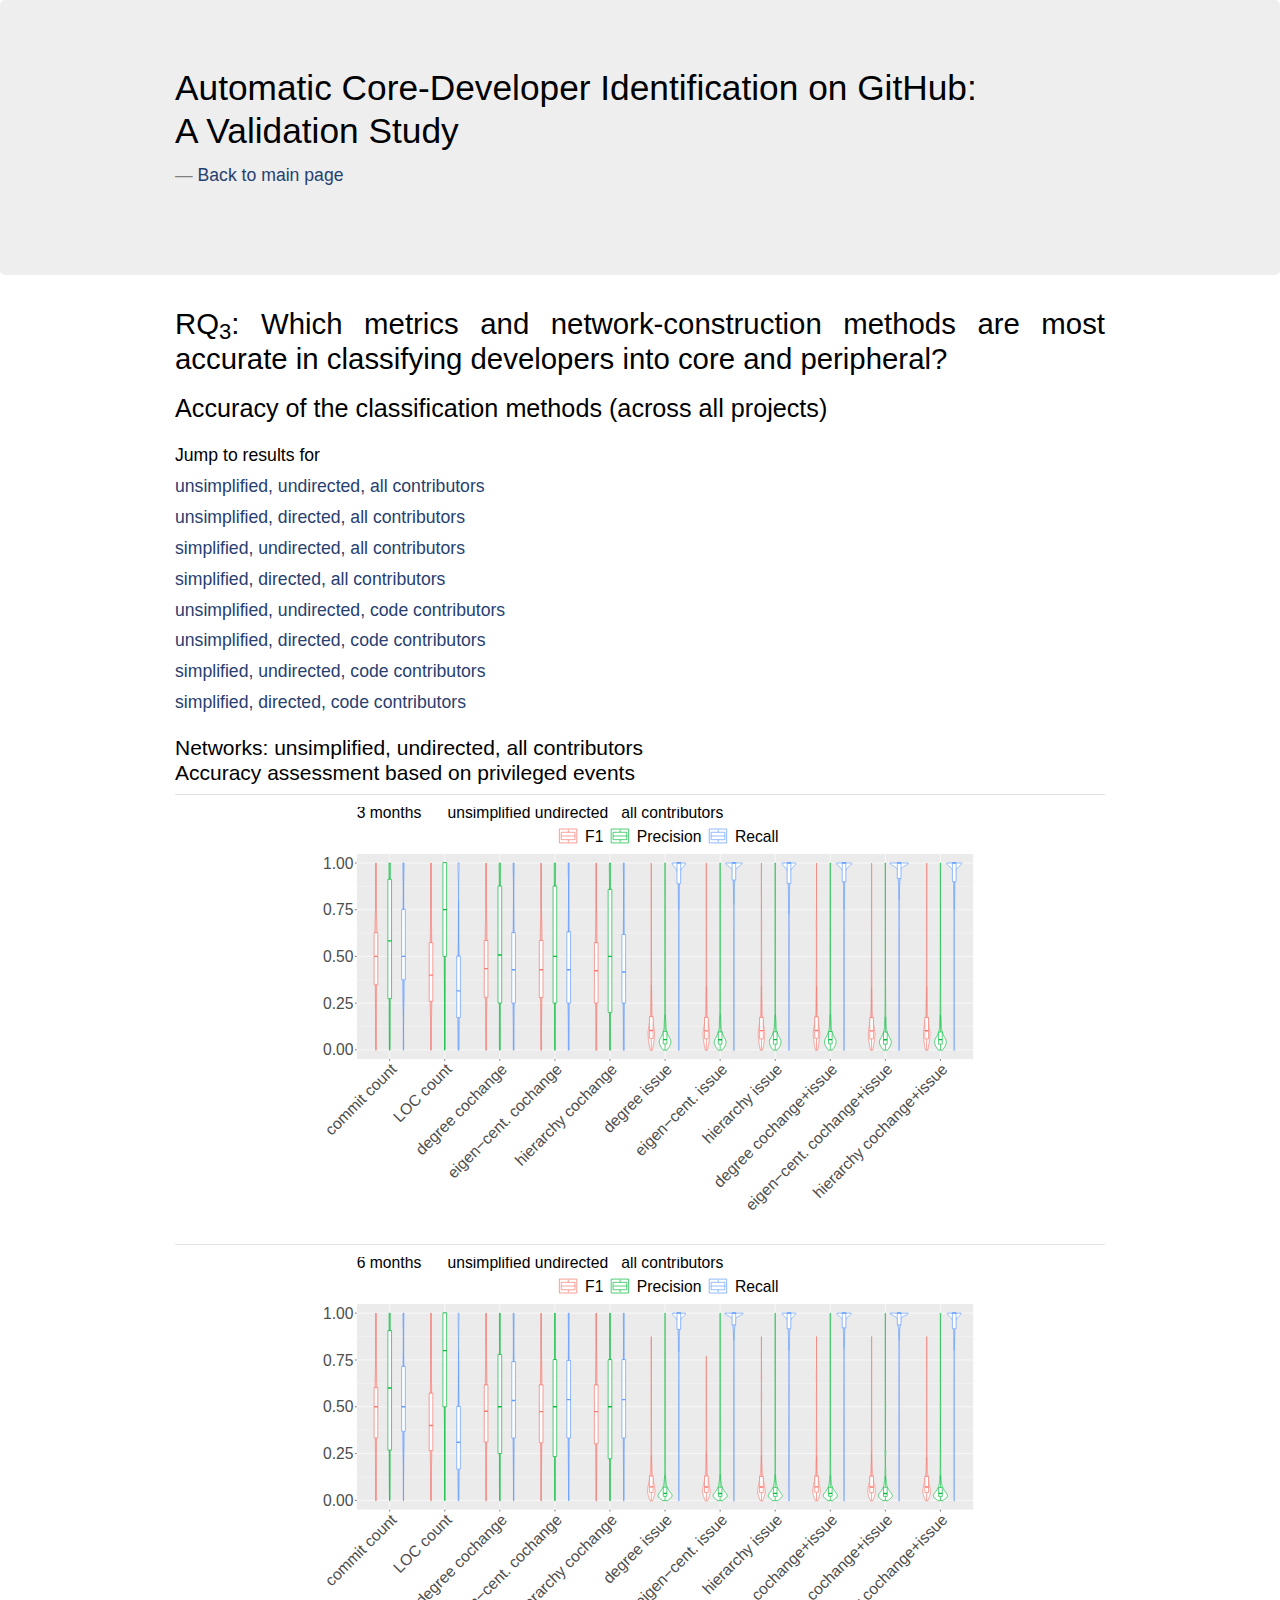
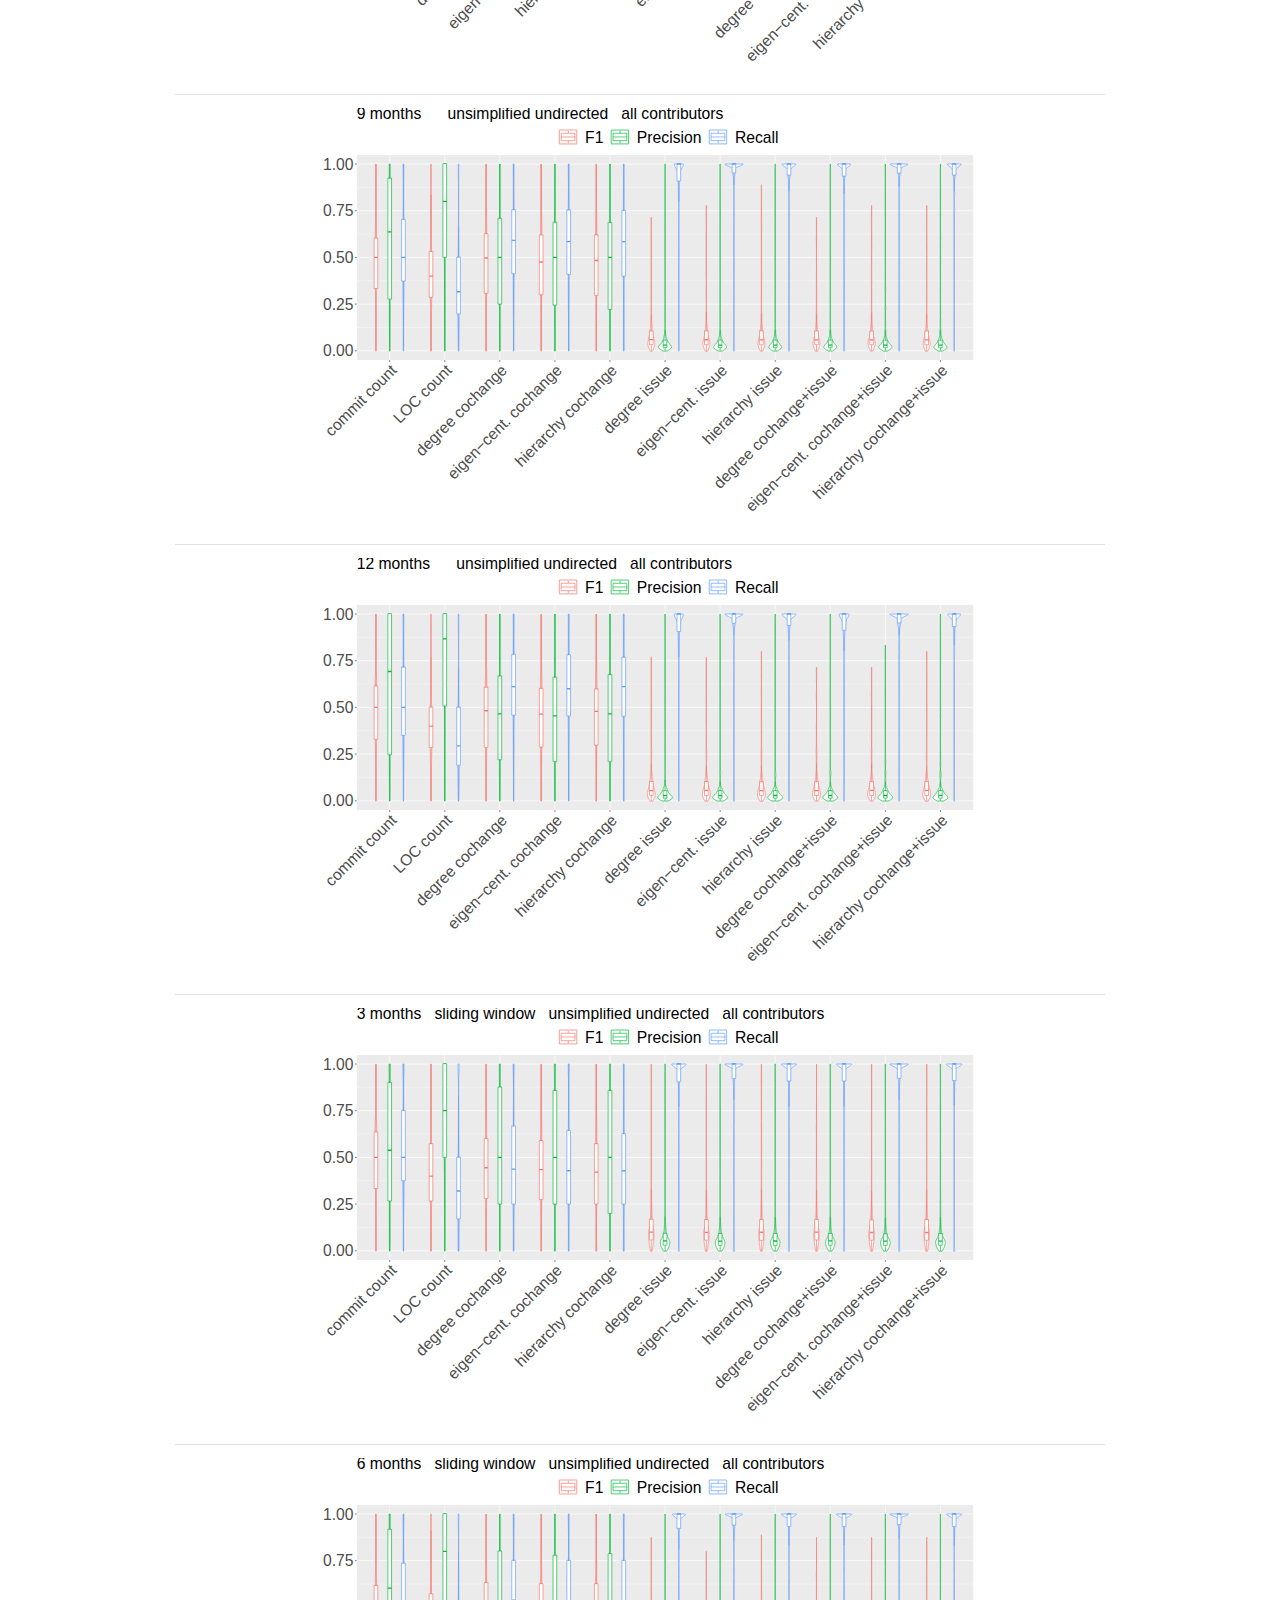
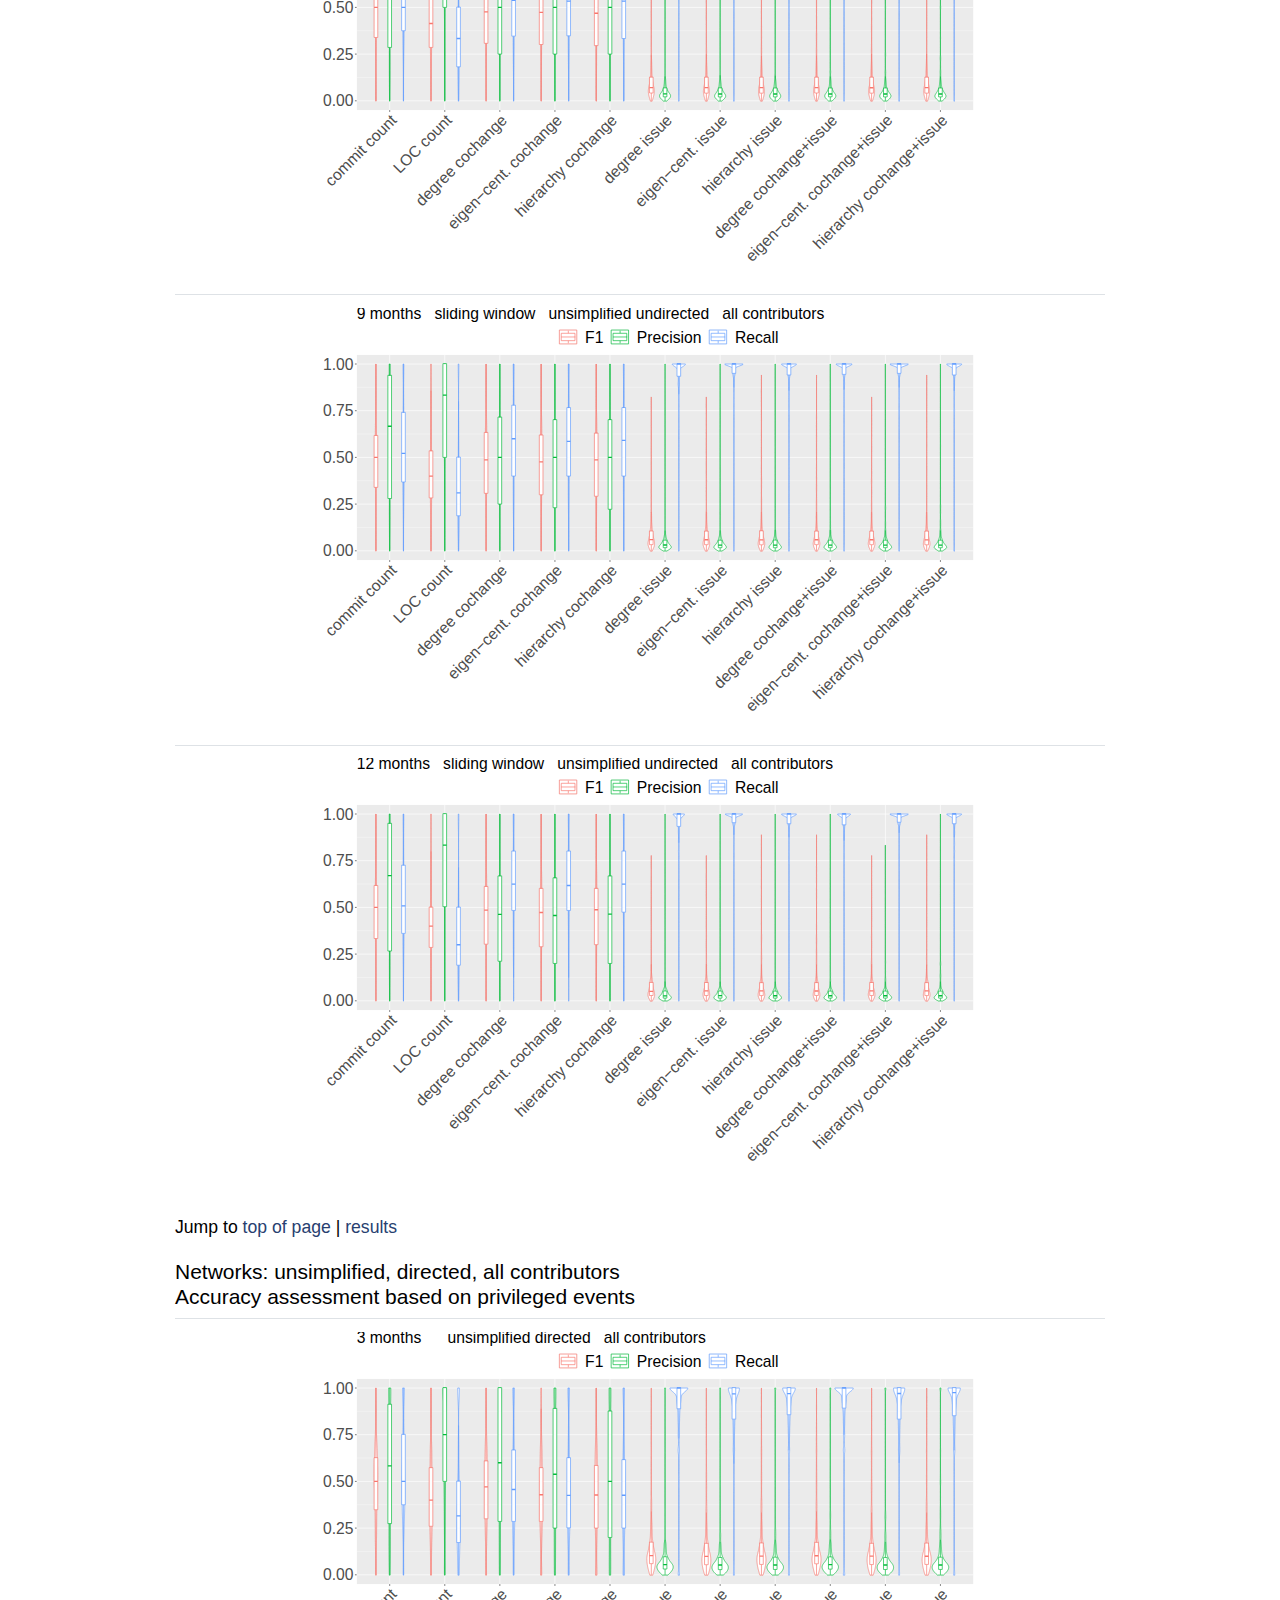
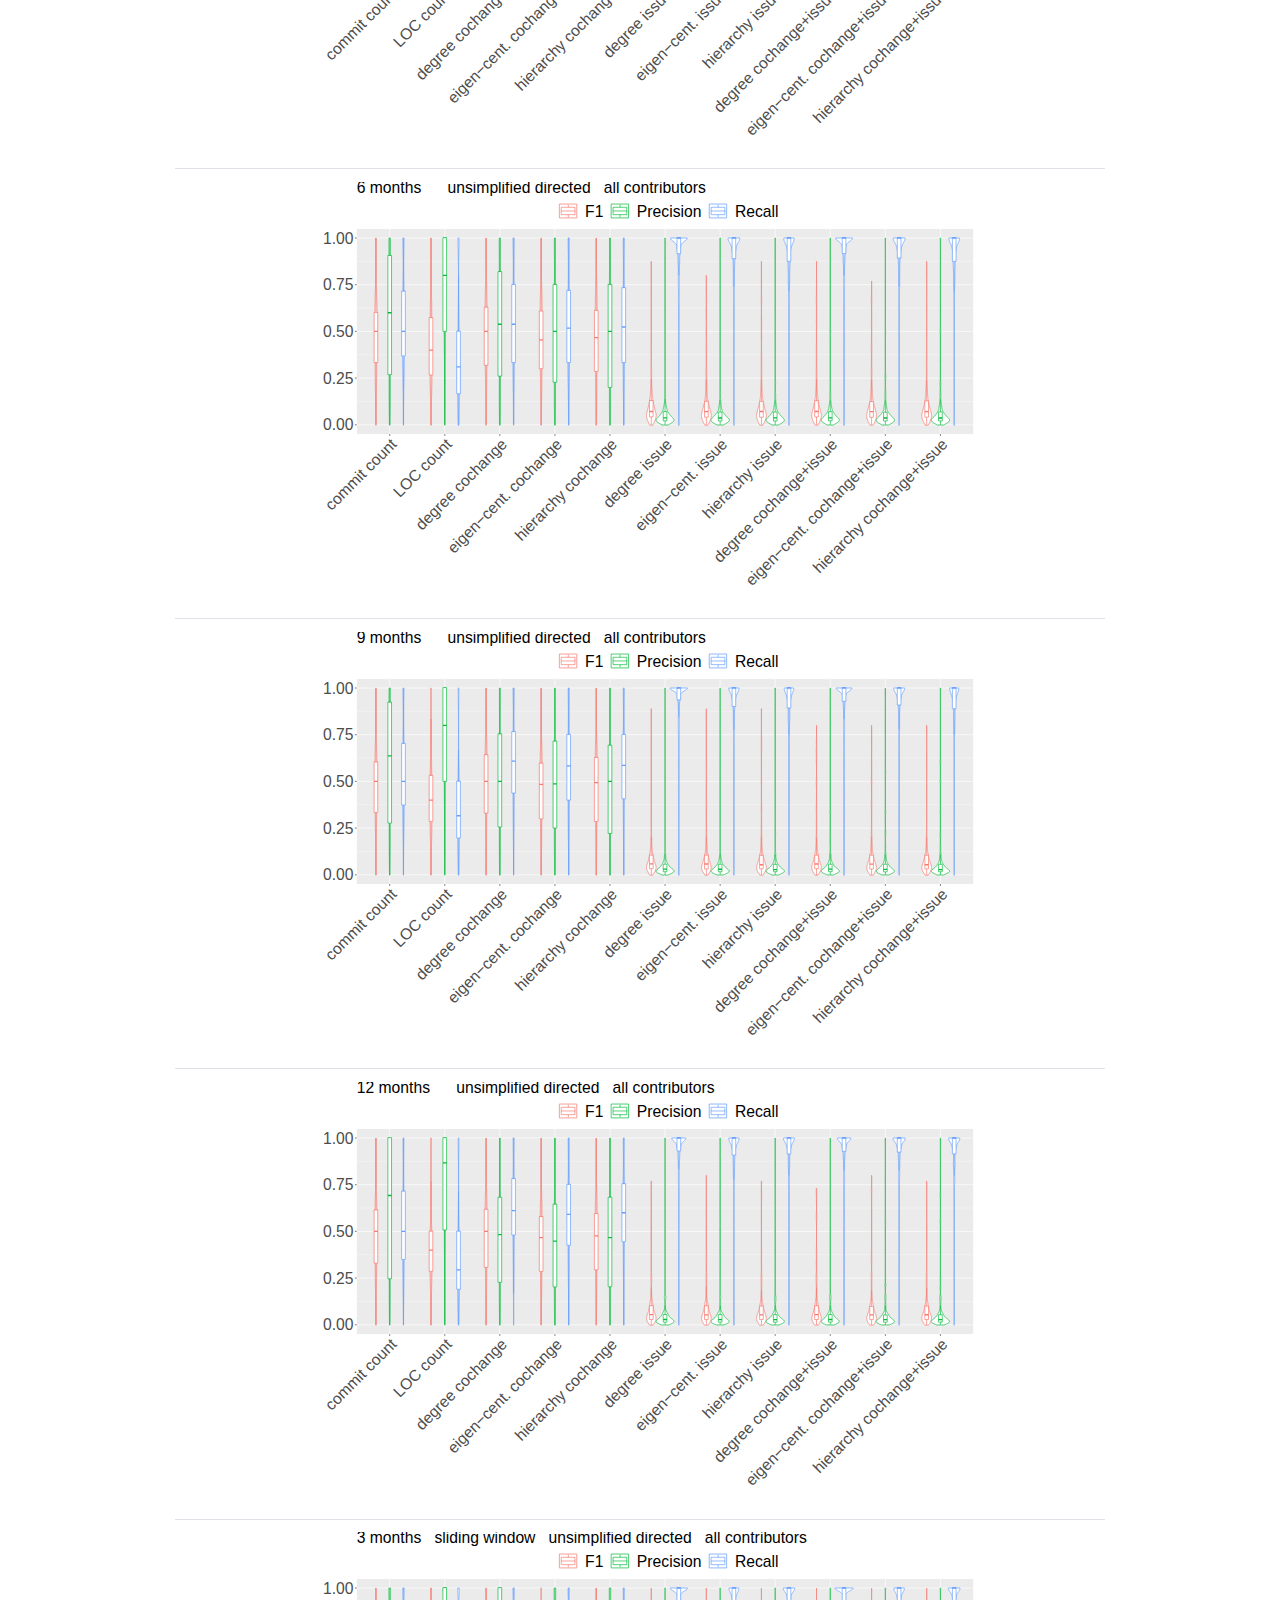
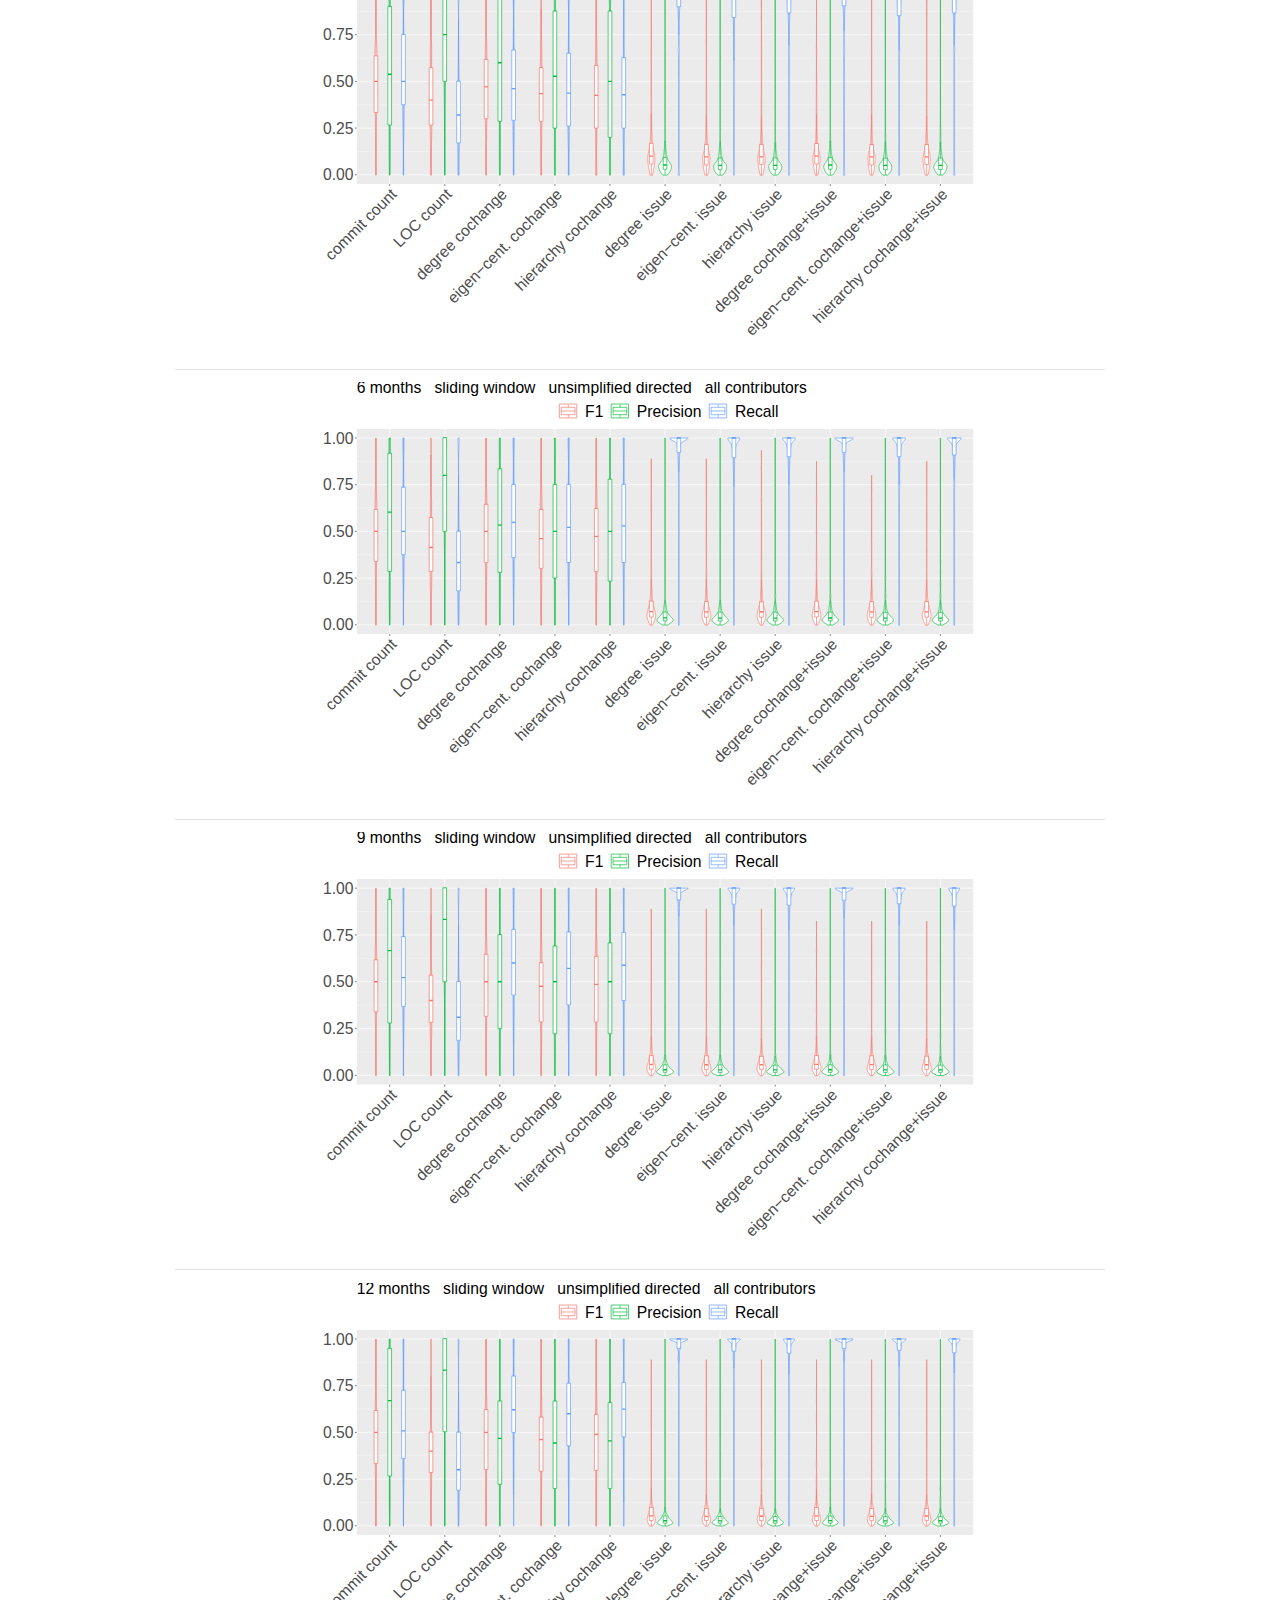
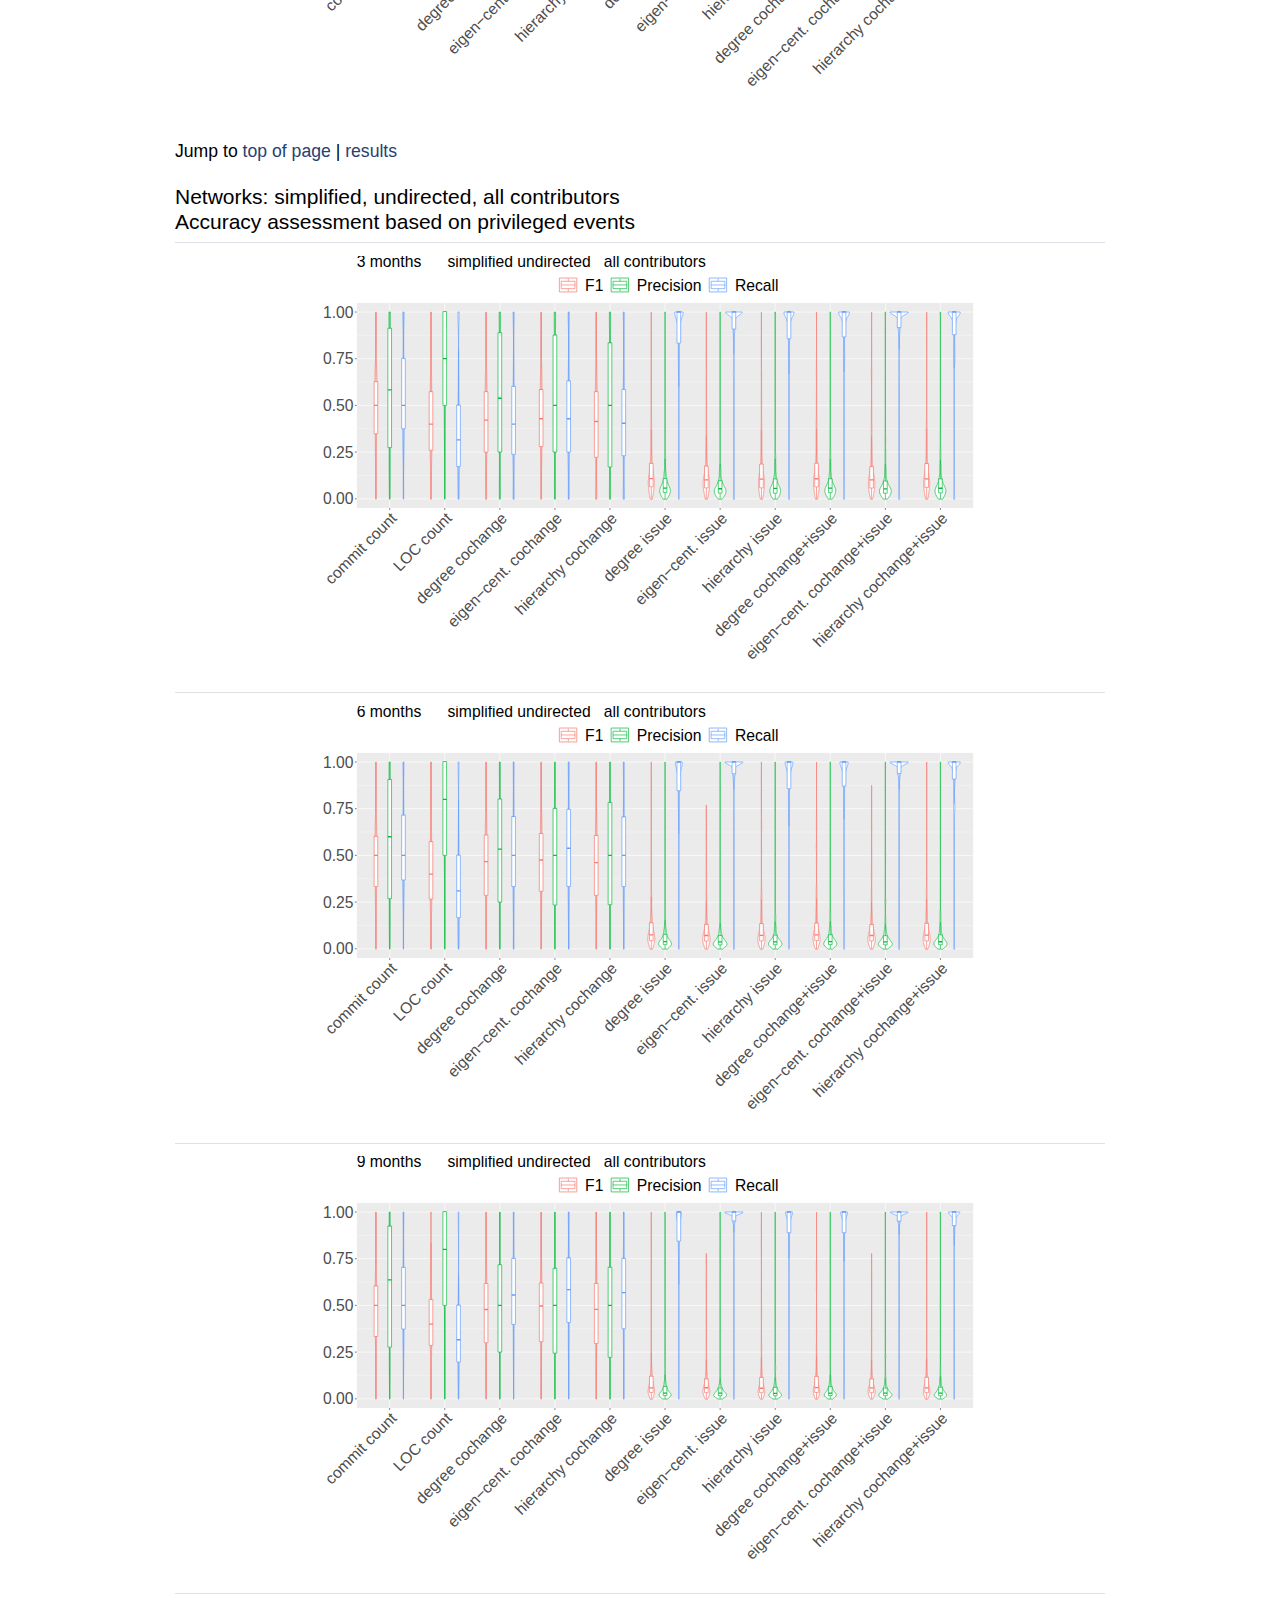
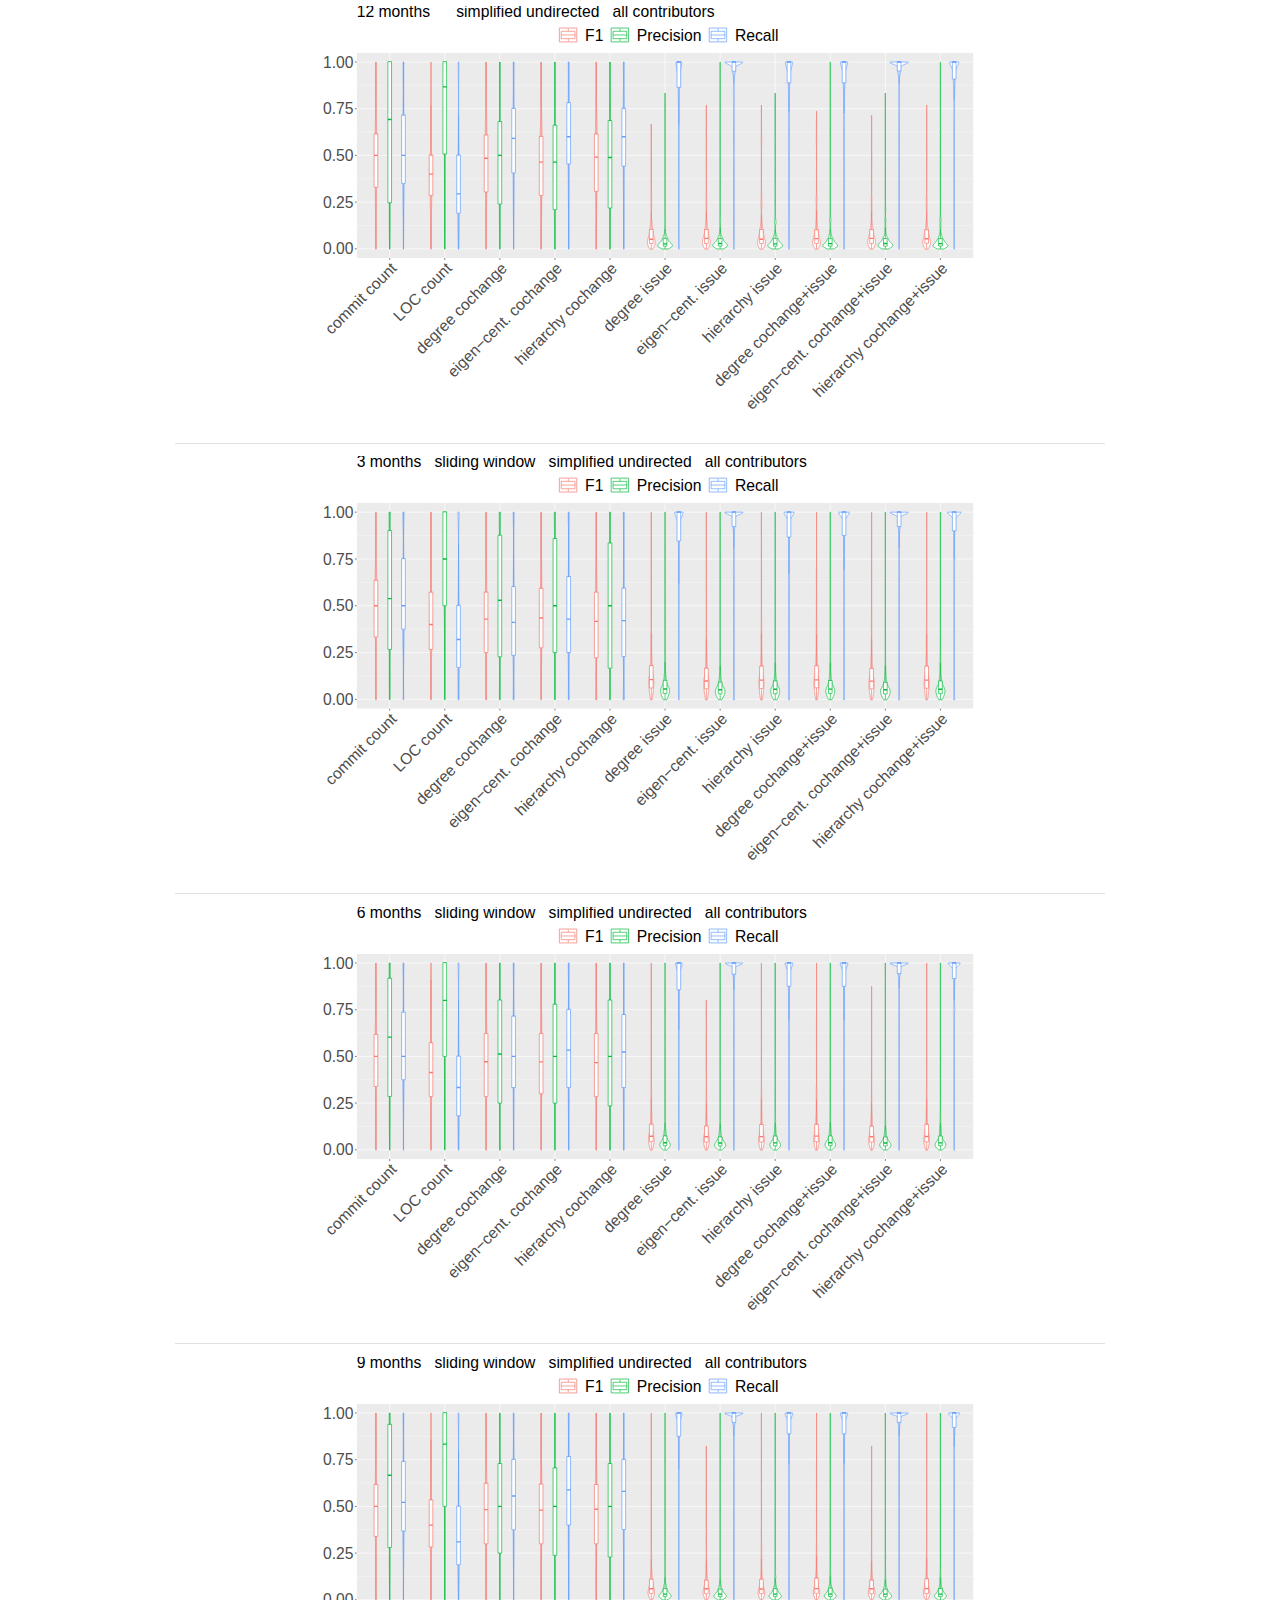
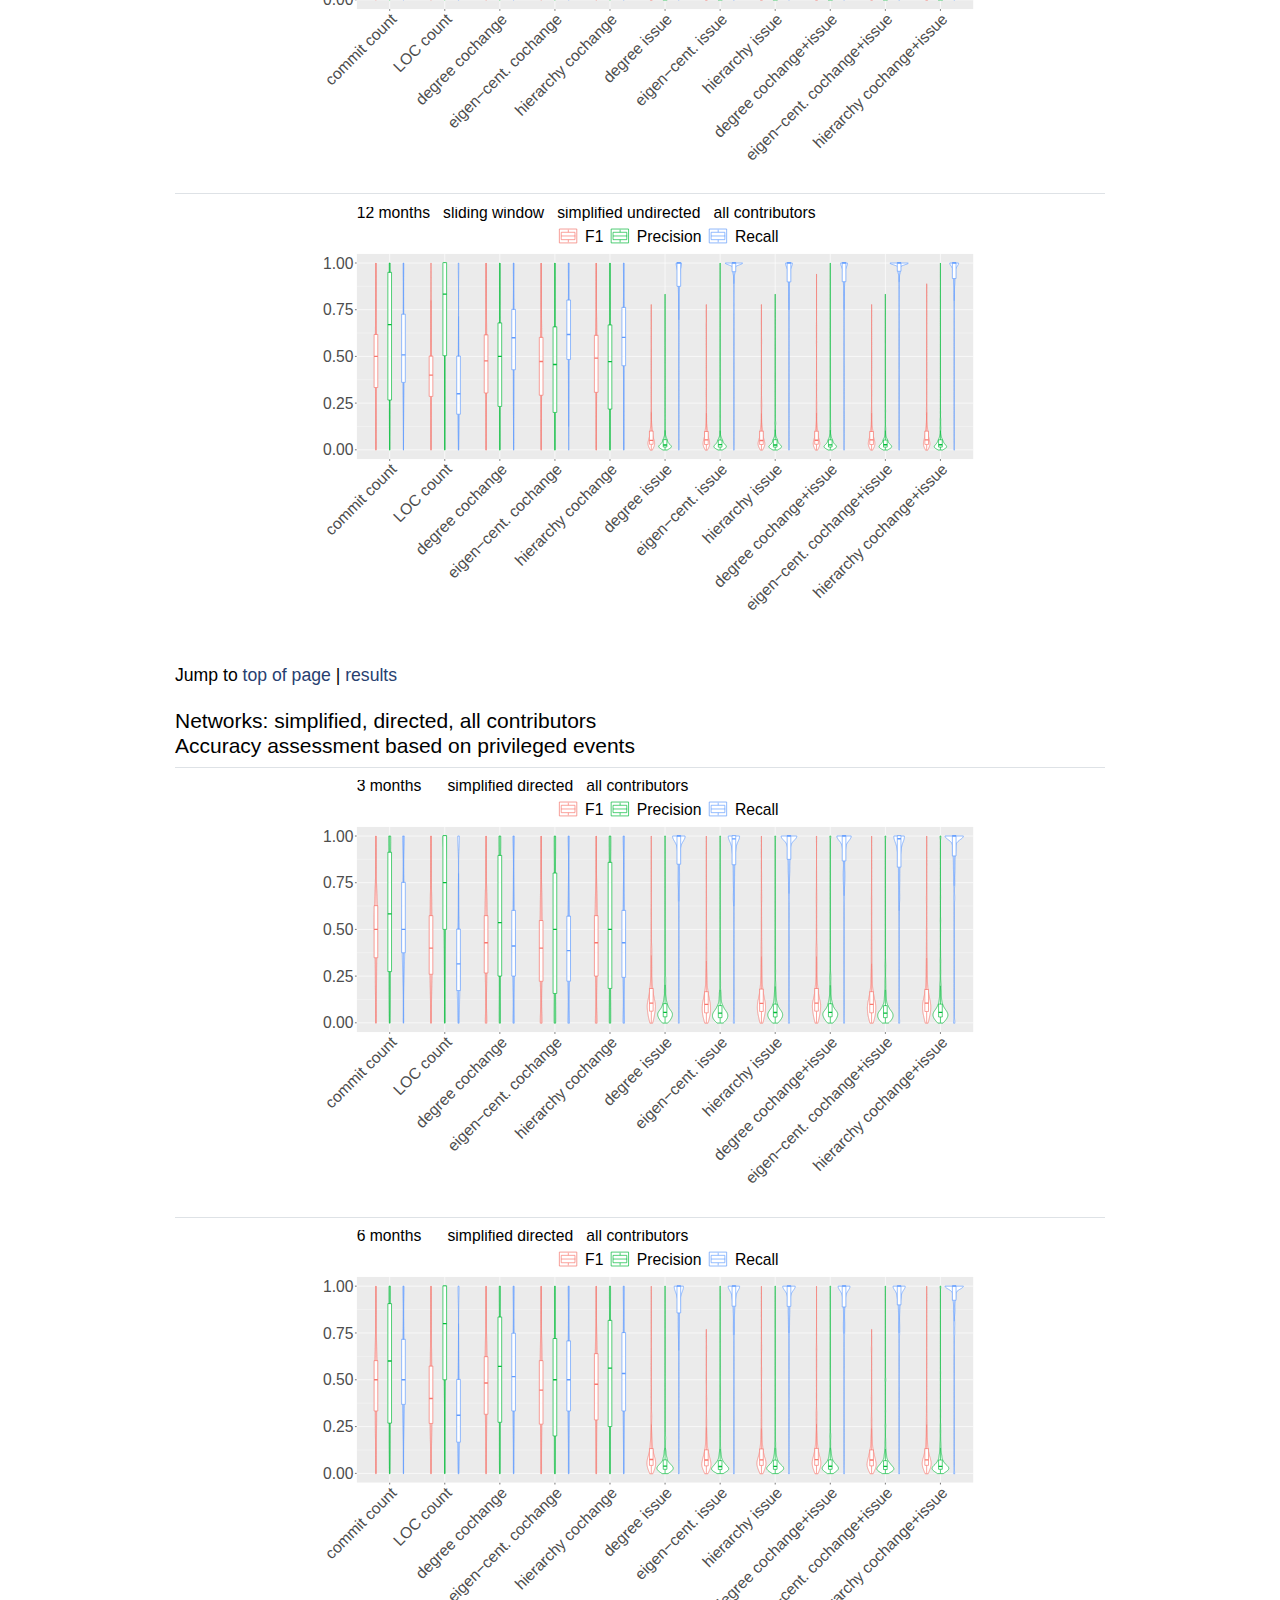
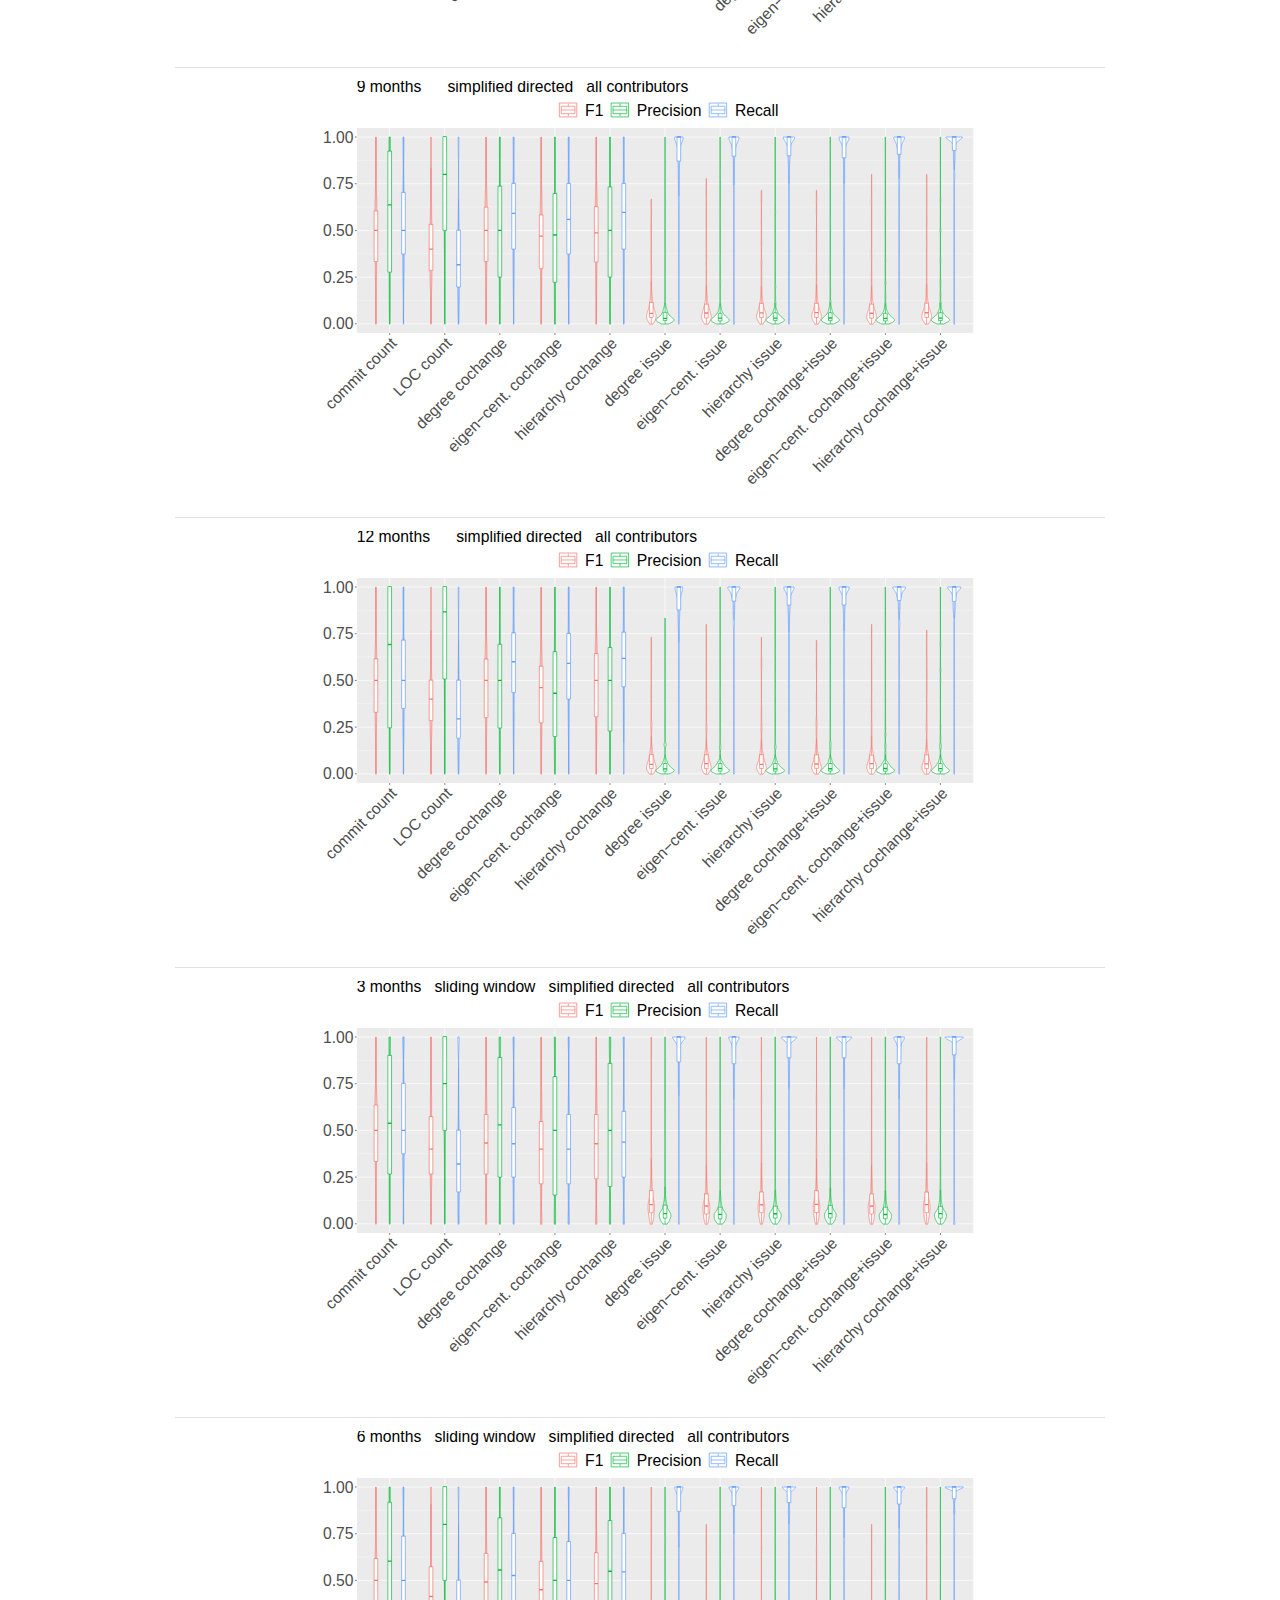
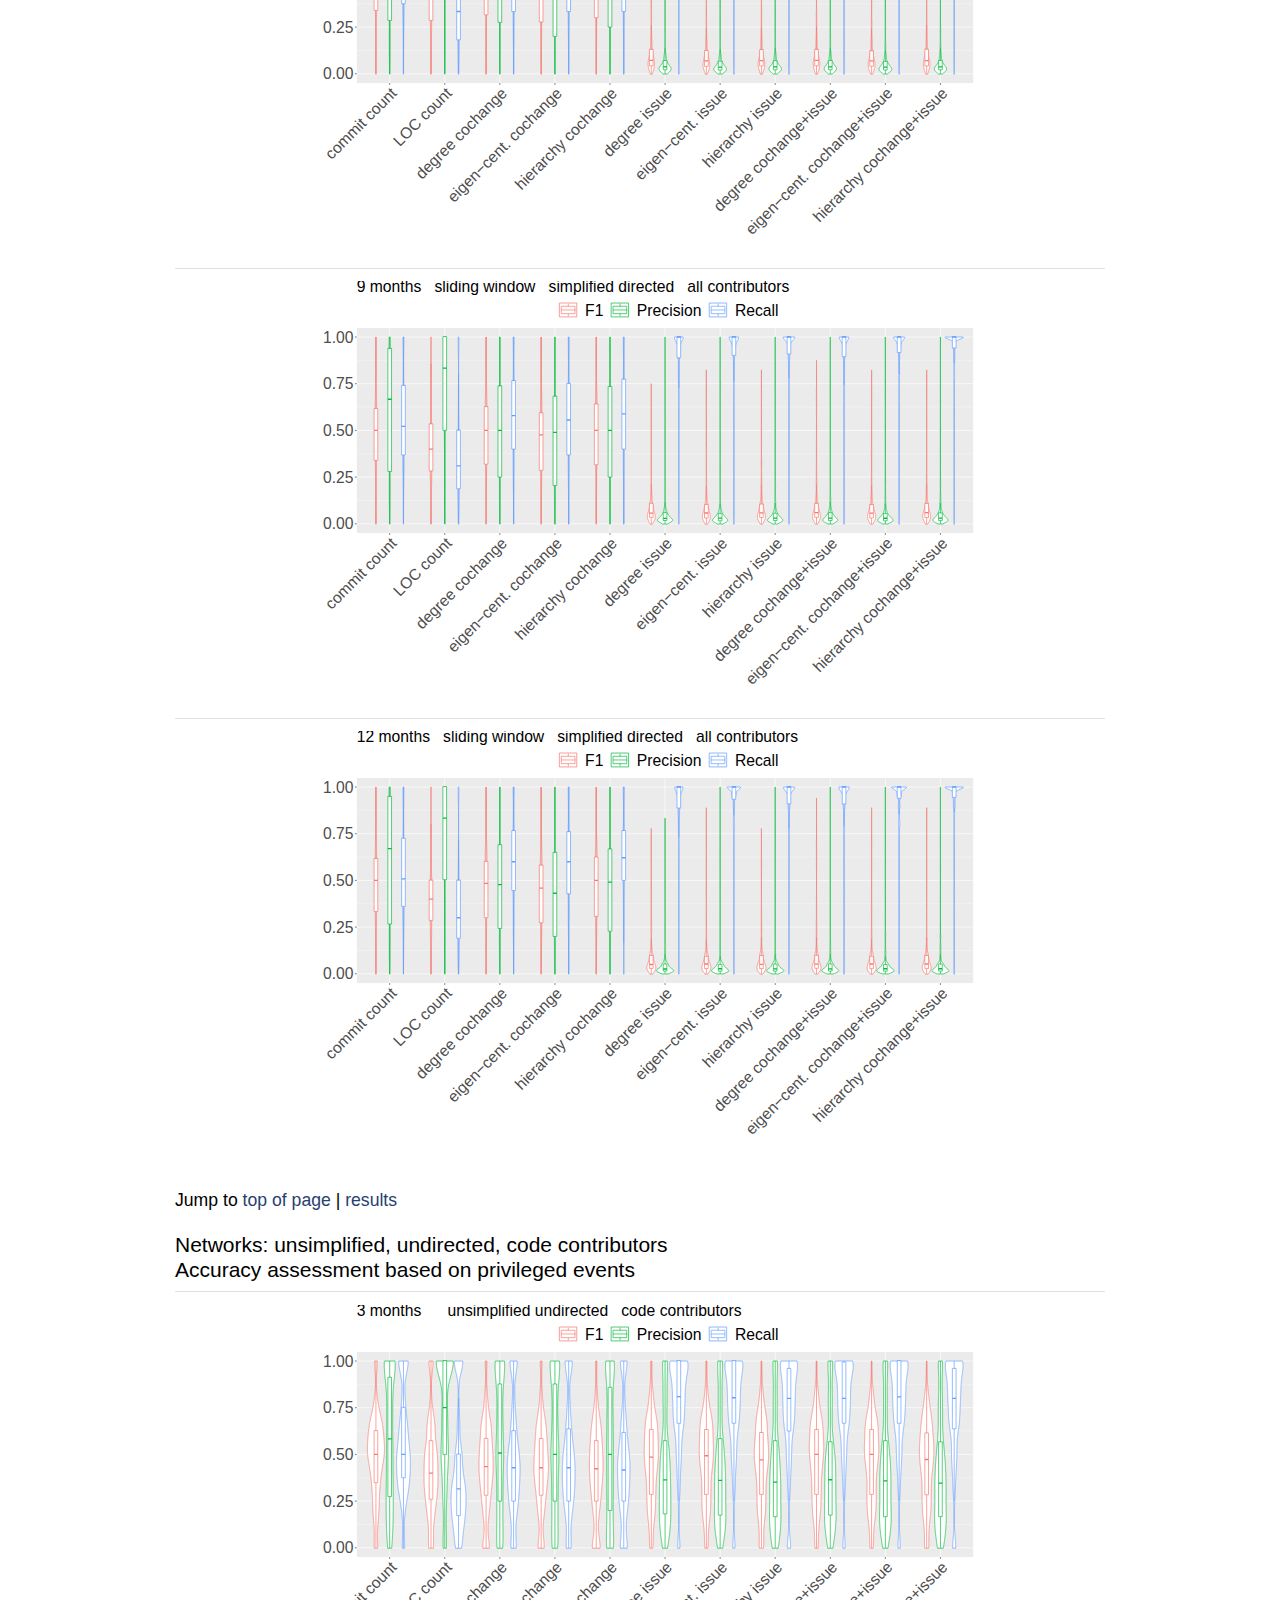
<file: results-rq3-all-privileged.html>
<!DOCTYPE html>
<html lang="en">
<head>
    <meta charset="utf-8">

    <meta name="viewport" content="width=device-width, initial-scale=1">
    <meta http-equiv="X-UA-Compatible" content="IE=edge">

    <title>Automatic Core-Developer Identification on GitHub: A Validation Study</title>

    <link href="./bootstrap/css/bootstrap-reboot.min.css" rel="stylesheet" type="text/css">
    <link href="./bootstrap/css/bootstrap-grid.min.css" rel="stylesheet" type="text/css">
    <link href="./bootstrap/css/bootstrap.min.css" rel="stylesheet" type="text/css">
    <link href="./bootstrap/css/ekko-lightbox.min.css" rel="stylesheet" type="text/css">

    <link rel="stylesheet" href="./bootstrap/css/custom.css" media="screen">
    <link rel="stylesheet" href="./bootstrap/css/pygment.css" media="screen">

</head>
<body class="pt-0">

<header class="jumbotron">
    <div class="container">

        <h1>
            Automatic Core-Developer Identification on GitHub:<br> A Validation Study<br>
        </h1>
        <p class="paper-venue">
            &mdash; <a href="./index.html">Back to main page</a>
        </p>

    </div>
</header>

<main class="container">
    <br>
        <header>
            <h3 id="results" style="hyphens: none;">RQ<sub>3</sub>: Which metrics and network-construction methods are most accurate in classifying developers into core and peripheral?</h3>
        </header>
        <div> <p></p>
            <h4 id="#results-classification-methods" style="hyphens: none;">Accuracy of the classification methods (across all projects)</h4>
<p></p>Jump to results for <br> <a href="#results-classification-methods-unsimplified-undirected-allcontributors-privileged">unsimplified, undirected, all contributors</a> <br>
                           <a href="#results-classification-methods-unsimplified-directed-allcontributors-privileged" >unsimplified, directed, all contributors</a> <br>
                           <a href="#results-classification-methods-simplified-undirected-allcontributors-privileged" >simplified, undirected, all contributors</a> <br>
                           <a href="#results-classification-methods-simplified-directed-allcontributors-privileged" >simplified, directed, all contributors</a> <br>
                           <a href="#results-classification-methods-unsimplified-undirected-codecontributors-privileged" >unsimplified, undirected, code contributors</a> <br>
                           <a href="#results-classification-methods-unsimplified-directed-codecontributors-privileged" >unsimplified, directed, code contributors</a> <br>
                           <a href="#results-classification-methods-simplified-undirected-codecontributors-privileged" >simplified, undirected, code contributors</a> <br>
                           <a href="#results-classification-methods-simplified-directed-codecontributors-privileged" >simplified, directed, code contributors</a> </p>

        </div>

<!-- ----------------------------------------------------------------------------------------------- -->

<h5 id="results-classification-methods-unsimplified-undirected-allcontributors-privileged"><span>Networks: unsimplified, undirected, all contributors <br>Accuracy assessment based on privileged events</span></h5>

<table class="table figures" style="text-align: right;">
    <tbody>
    <tr>
        <td class="text-left">
            <figure class="text-center">
                <img class="resize" class="resize" src="results/global/overall-plots/3months/GT-issues/ComparisonSet-CoreClassification/allProjectsUnseparated_FF_GT-issues_ComparisonSet-CoreClassification_byClassification_3months.svg" alt="classification-results-unsimplified-undirected-allcontributors-privileged-3months" class="img-responsive center-block">
            </figure>
        </td>
    </tr>
    <tr>
        <td class="text-left">
            <figure class="text-center">
                <img class="resize" src="results/global/overall-plots/6months/GT-issues/ComparisonSet-CoreClassification/allProjectsUnseparated_FF_GT-issues_ComparisonSet-CoreClassification_byClassification_6months.svg" alt="classification-results-unsimplified-undirected-allcontributors-privileged-6months" class="img-responsive center-block">
            </figure>
        </td>
    </tr>
    <tr>
        <td class="text-left">
            <figure class="text-center">
                <img class="resize" src="results/global/overall-plots/9months/GT-issues/ComparisonSet-CoreClassification/allProjectsUnseparated_FF_GT-issues_ComparisonSet-CoreClassification_byClassification_9months.svg" alt="classification-results-unsimplified-undirected-allcontributors-privileged-9months" class="img-responsive center-block">
            </figure>
        </td>
    </tr>
        <tr>
        <td class="text-left">
            <figure class="text-center">
                <img class="resize" src="results/global/overall-plots/12months/GT-issues/ComparisonSet-CoreClassification/allProjectsUnseparated_FF_GT-issues_ComparisonSet-CoreClassification_byClassification_12months.svg" alt="classification-results-unsimplified-undirected-allcontributors-privileged-12months" class="img-responsive center-block">
            </figure>
        </td>
    </tr>
        <tr>
        <td class="text-left">
            <figure class="text-center">
                <img class="resize" src="results/global/overall-plots/3months_slidingWindow/GT-issues/ComparisonSet-CoreClassification/allProjectsUnseparated_FF_GT-issues_ComparisonSet-CoreClassification_byClassification_3months_slidingWindow.svg" alt="classification-results-unsimplified-undirected-allcontributors-privileged-3months-sliding" class="img-responsive center-block">
            </figure>
        </td>
    </tr>
    <tr>
        <td class="text-left">
            <figure class="text-center">
                <img class="resize" src="results/global/overall-plots/6months_slidingWindow/GT-issues/ComparisonSet-CoreClassification/allProjectsUnseparated_FF_GT-issues_ComparisonSet-CoreClassification_byClassification_6months_slidingWindow.svg" alt="classification-results-unsimplified-undirected-allcontributors-privileged-6months-sliding" class="img-responsive center-block">
            </figure>
        </td>
    </tr>
    <tr>
        <td class="text-left">
            <figure class="text-center">
                <img class="resize" src="results/global/overall-plots/9months_slidingWindow/GT-issues/ComparisonSet-CoreClassification/allProjectsUnseparated_FF_GT-issues_ComparisonSet-CoreClassification_byClassification_9months_slidingWindow.svg" alt="classification-results-unsimplified-undirected-allcontributors-privileged-9months-sliding" class="img-responsive center-block">
            </figure>
        </td>
    </tr>
        <tr>
        <td class="text-left">
            <figure class="text-center">
                <img class="resize" src="results/global/overall-plots/12months_slidingWindow/GT-issues/ComparisonSet-CoreClassification/allProjectsUnseparated_FF_GT-issues_ComparisonSet-CoreClassification_byClassification_12months_slidingWindow.svg" alt="classification-results-unsimplified-undirected-allcontributors-privileged-12months-sliding" class="img-responsive center-block">
            </figure>
        </td>
    </tr>
</tbody></table>

<p></p>Jump to <a href="#results">top of page</a> |
               <a href="./index.html#results">results</a> <br><p></p>


<!-- ----------------------------------------------------------------------------------------------- -->

<h5 id="results-classification-methods-unsimplified-directed-allcontributors-privileged"><span>Networks: unsimplified, directed, all contributors <br>Accuracy assessment based on privileged events</span></h5>

<table class="table figures" style="text-align: right;">
    <tbody>
    <tr>
        <td class="text-left">
            <figure class="text-center">
                <img class="resize" src="results/global/overall-plots/3months/GT-issues/ComparisonSet-CoreClassification/allProjectsUnseparated_FT_GT-issues_ComparisonSet-CoreClassification_byClassification_3months.svg" alt="classification-results-unsimplified-directed-allcontributors-privileged-3months" class="img-responsive center-block">
            </figure>
        </td>
    </tr>
    <tr>
        <td class="text-left">
            <figure class="text-center">
                <img class="resize" src="results/global/overall-plots/6months/GT-issues/ComparisonSet-CoreClassification/allProjectsUnseparated_FT_GT-issues_ComparisonSet-CoreClassification_byClassification_6months.svg" alt="classification-results-unsimplified-directed-allcontributors-privileged-6months" class="img-responsive center-block">
            </figure>
        </td>
    </tr>
    <tr>
        <td class="text-left">
            <figure class="text-center">
                <img class="resize" src="results/global/overall-plots/9months/GT-issues/ComparisonSet-CoreClassification/allProjectsUnseparated_FT_GT-issues_ComparisonSet-CoreClassification_byClassification_9months.svg" alt="classification-results-unsimplified-directed-allcontributors-privileged-9months" class="img-responsive center-block">
            </figure>
        </td>
    </tr>
        <tr>
        <td class="text-left">
            <figure class="text-center">
                <img class="resize" src="results/global/overall-plots/12months/GT-issues/ComparisonSet-CoreClassification/allProjectsUnseparated_FT_GT-issues_ComparisonSet-CoreClassification_byClassification_12months.svg" alt="classification-results-unsimplified-directed-allcontributors-privileged-12months" class="img-responsive center-block">
            </figure>
        </td>
    </tr>
        <tr>
        <td class="text-left">
            <figure class="text-center">
                <img class="resize" src="results/global/overall-plots/3months_slidingWindow/GT-issues/ComparisonSet-CoreClassification/allProjectsUnseparated_FT_GT-issues_ComparisonSet-CoreClassification_byClassification_3months_slidingWindow.svg" alt="classification-results-unsimplified-directed-allcontributors-privileged-3months-sliding" class="img-responsive center-block">
            </figure>
        </td>
    </tr>
    <tr>
        <td class="text-left">
            <figure class="text-center">
                <img class="resize" src="results/global/overall-plots/6months_slidingWindow/GT-issues/ComparisonSet-CoreClassification/allProjectsUnseparated_FT_GT-issues_ComparisonSet-CoreClassification_byClassification_6months_slidingWindow.svg" alt="classification-results-unsimplified-directed-allcontributors-privileged-6months-sliding" class="img-responsive center-block">
            </figure>
        </td>
    </tr>
    <tr>
        <td class="text-left">
            <figure class="text-center">
                <img class="resize" src="results/global/overall-plots/9months_slidingWindow/GT-issues/ComparisonSet-CoreClassification/allProjectsUnseparated_FT_GT-issues_ComparisonSet-CoreClassification_byClassification_9months_slidingWindow.svg" alt="classification-results-unsimplified-directed-allcontributors-privileged-9months-sliding" class="img-responsive center-block">
            </figure>
        </td>
    </tr>
        <tr>
        <td class="text-left">
            <figure class="text-center">
                <img class="resize" src="results/global/overall-plots/12months_slidingWindow/GT-issues/ComparisonSet-CoreClassification/allProjectsUnseparated_FT_GT-issues_ComparisonSet-CoreClassification_byClassification_12months_slidingWindow.svg" alt="classification-results-unsimplified-directed-allcontributors-privileged-12months-sliding" class="img-responsive center-block">
            </figure>
        </td>
    </tr>
</tbody></table>

<p></p>Jump to <a href="#results">top of page</a> |
               <a href="./index.html#results">results</a> <br><p></p>

<!-- ----------------------------------------------------------------------------------------------- -->

<h5 id="results-classification-methods-simplified-undirected-allcontributors-privileged"><span>Networks: simplified, undirected, all contributors <br>Accuracy assessment based on privileged events</span></h5>

<table class="table figures" style="text-align: right;">
    <tbody>
    <tr>
        <td class="text-left">
            <figure class="text-center">
                <img class="resize" src="results/globalWithSimplification/overall-plots/3months/GT-issues/ComparisonSet-CoreClassification/allProjectsUnseparated_TF_GT-issues_ComparisonSet-CoreClassification_byClassification_3months.svg" alt="classification-results-simplified-undirected-allcontributors-privileged-3months" class="img-responsive center-block">
            </figure>
        </td>
    </tr>
    <tr>
        <td class="text-left">
            <figure class="text-center">
                <img class="resize" src="results/globalWithSimplification/overall-plots/6months/GT-issues/ComparisonSet-CoreClassification/allProjectsUnseparated_TF_GT-issues_ComparisonSet-CoreClassification_byClassification_6months.svg" alt="classification-results-simplified-undirected-allcontributors-privileged-6months" class="img-responsive center-block">
            </figure>
        </td>
    </tr>
    <tr>
        <td class="text-left">
            <figure class="text-center">
                <img class="resize" src="results/globalWithSimplification/overall-plots/9months/GT-issues/ComparisonSet-CoreClassification/allProjectsUnseparated_TF_GT-issues_ComparisonSet-CoreClassification_byClassification_9months.svg" alt="classification-results-simplified-undirected-allcontributors-privileged-9months" class="img-responsive center-block">
            </figure>
        </td>
    </tr>
        <tr>
        <td class="text-left">
            <figure class="text-center">
                <img class="resize" src="results/globalWithSimplification/overall-plots/12months/GT-issues/ComparisonSet-CoreClassification/allProjectsUnseparated_TF_GT-issues_ComparisonSet-CoreClassification_byClassification_12months.svg" alt="classification-results-simplified-undirected-allcontributors-privileged-12months" class="img-responsive center-block">
            </figure>
        </td>
    </tr>
        <tr>
        <td class="text-left">
            <figure class="text-center">
                <img class="resize" src="results/globalWithSimplification/overall-plots/3months_slidingWindow/GT-issues/ComparisonSet-CoreClassification/allProjectsUnseparated_TF_GT-issues_ComparisonSet-CoreClassification_byClassification_3months_slidingWindow.svg" alt="classification-results-simplified-undirected-allcontributors-privileged-3months-sliding" class="img-responsive center-block">
            </figure>
        </td>
    </tr>
    <tr>
        <td class="text-left">
            <figure class="text-center">
                <img class="resize" src="results/globalWithSimplification/overall-plots/6months_slidingWindow/GT-issues/ComparisonSet-CoreClassification/allProjectsUnseparated_TF_GT-issues_ComparisonSet-CoreClassification_byClassification_6months_slidingWindow.svg" alt="classification-results-simplified-undirected-allcontributors-privileged-6months-sliding" class="img-responsive center-block">
            </figure>
        </td>
    </tr>
    <tr>
        <td class="text-left">
            <figure class="text-center">
                <img class="resize" src="results/globalWithSimplification/overall-plots/9months_slidingWindow/GT-issues/ComparisonSet-CoreClassification/allProjectsUnseparated_TF_GT-issues_ComparisonSet-CoreClassification_byClassification_9months_slidingWindow.svg" alt="classification-results-simplified-undirected-allcontributors-privileged-9months-sliding" class="img-responsive center-block">
            </figure>
        </td>
    </tr>
        <tr>
        <td class="text-left">
            <figure class="text-center">
                <img class="resize" src="results/globalWithSimplification/overall-plots/12months_slidingWindow/GT-issues/ComparisonSet-CoreClassification/allProjectsUnseparated_TF_GT-issues_ComparisonSet-CoreClassification_byClassification_12months_slidingWindow.svg" alt="classification-results-simplified-undirected-allcontributors-privileged-12months-sliding" class="img-responsive center-block">
            </figure>
        </td>
    </tr>
</tbody></table>

<p></p>Jump to <a href="#results">top of page</a> |
               <a href="./index.html#results">results</a> <br><p></p>

<!-- ----------------------------------------------------------------------------------------------- -->

<h5 id="results-classification-methods-simplified-directed-allcontributors-privileged"><span>Networks: simplified, directed, all contributors <br>Accuracy assessment based on privileged events</span></h5>

<table class="table figures" style="text-align: right;">
    <tbody>
    <tr>
        <td class="text-left">
            <figure class="text-center">
                <img class="resize" src="results/globalWithSimplification/overall-plots/3months/GT-issues/ComparisonSet-CoreClassification/allProjectsUnseparated_TT_GT-issues_ComparisonSet-CoreClassification_byClassification_3months.svg" alt="classification-results-simplified-directed-allcontributors-privileged-3months" class="img-responsive center-block">
            </figure>
        </td>
    </tr>
    <tr>
        <td class="text-left">
            <figure class="text-center">
                <img class="resize" src="results/globalWithSimplification/overall-plots/6months/GT-issues/ComparisonSet-CoreClassification/allProjectsUnseparated_TT_GT-issues_ComparisonSet-CoreClassification_byClassification_6months.svg" alt="classification-results-simplified-directed-allcontributors-privileged-6months" class="img-responsive center-block">
            </figure>
        </td>
    </tr>
    <tr>
        <td class="text-left">
            <figure class="text-center">
                <img class="resize" src="results/globalWithSimplification/overall-plots/9months/GT-issues/ComparisonSet-CoreClassification/allProjectsUnseparated_TT_GT-issues_ComparisonSet-CoreClassification_byClassification_9months.svg" alt="classification-results-simplified-directed-allcontributors-privileged-9months" class="img-responsive center-block">
            </figure>
        </td>
    </tr>
        <tr>
        <td class="text-left">
            <figure class="text-center">
                <img class="resize" src="results/globalWithSimplification/overall-plots/12months/GT-issues/ComparisonSet-CoreClassification/allProjectsUnseparated_TT_GT-issues_ComparisonSet-CoreClassification_byClassification_12months.svg" alt="classification-results-simplified-directed-allcontributors-privileged-12months" class="img-responsive center-block">
            </figure>
        </td>
    </tr>
        <tr>
        <td class="text-left">
            <figure class="text-center">
                <img class="resize" src="results/globalWithSimplification/overall-plots/3months_slidingWindow/GT-issues/ComparisonSet-CoreClassification/allProjectsUnseparated_TT_GT-issues_ComparisonSet-CoreClassification_byClassification_3months_slidingWindow.svg" alt="classification-results-simplified-directed-allcontributors-privileged-3months-sliding" class="img-responsive center-block">
            </figure>
        </td>
    </tr>
    <tr>
        <td class="text-left">
            <figure class="text-center">
                <img class="resize" src="results/globalWithSimplification/overall-plots/6months_slidingWindow/GT-issues/ComparisonSet-CoreClassification/allProjectsUnseparated_TT_GT-issues_ComparisonSet-CoreClassification_byClassification_6months_slidingWindow.svg" alt="classification-results-simplified-directed-allcontributors-privileged-6months-sliding" class="img-responsive center-block">
            </figure>
        </td>
    </tr>
    <tr>
        <td class="text-left">
            <figure class="text-center">
                <img class="resize" src="results/globalWithSimplification/overall-plots/9months_slidingWindow/GT-issues/ComparisonSet-CoreClassification/allProjectsUnseparated_TT_GT-issues_ComparisonSet-CoreClassification_byClassification_9months_slidingWindow.svg" alt="classification-results-simplified-directed-allcontributors-privileged-9months-sliding" class="img-responsive center-block">
            </figure>
        </td>
    </tr>
        <tr>
        <td class="text-left">
            <figure class="text-center">
                <img class="resize" src="results/globalWithSimplification/overall-plots/12months_slidingWindow/GT-issues/ComparisonSet-CoreClassification/allProjectsUnseparated_TT_GT-issues_ComparisonSet-CoreClassification_byClassification_12months_slidingWindow.svg" alt="classification-results-simplified-directed-allcontributors-privileged-12months-sliding" class="img-responsive center-block">
            </figure>
        </td>
    </tr>
</tbody></table>

<p></p>Jump to <a href="#results">top of page</a> |
               <a href="./index.html#results">results</a> <br><p></p>

<!-- ------------------above: all contributors. below: code contributors---------------------------- -->

<!-- ----------------------------------------------------------------------------------------------- -->

<h5 id="results-classification-methods-unsimplified-undirected-codecontributors-privileged"><span>Networks: unsimplified, undirected, code contributors <br>Accuracy assessment based on privileged events</span></h5>

<table class="table figures" style="text-align: right;">
    <tbody>
    <tr>
        <td class="text-left">
            <figure class="text-center">
                <img class="resize" src="results/global/overall-plots/3months_onlyPreviousContributors/GT-issues/ComparisonSet-CoreClassification/allProjectsUnseparated_FF_GT-issues_ComparisonSet-CoreClassification_byClassification_3months_onlyPreviousContributors.svg" alt="classification-results-unsimplified-undirected-codecontributors-privileged-3months" class="img-responsive center-block">
            </figure>
        </td>
    </tr>
    <tr>
        <td class="text-left">
            <figure class="text-center">
                <img class="resize" src="results/global/overall-plots/6months_onlyPreviousContributors/GT-issues/ComparisonSet-CoreClassification/allProjectsUnseparated_FF_GT-issues_ComparisonSet-CoreClassification_byClassification_6months_onlyPreviousContributors.svg" alt="classification-results-unsimplified-undirected-codecontributors-privileged-6months" class="img-responsive center-block">
            </figure>
        </td>
    </tr>
    <tr>
        <td class="text-left">
            <figure class="text-center">
                <img class="resize" src="results/global/overall-plots/9months_onlyPreviousContributors/GT-issues/ComparisonSet-CoreClassification/allProjectsUnseparated_FF_GT-issues_ComparisonSet-CoreClassification_byClassification_9months_onlyPreviousContributors.svg" alt="classification-results-unsimplified-undirected-codecontributors-privileged-9months" class="img-responsive center-block">
            </figure>
        </td>
    </tr>
        <tr>
        <td class="text-left">
            <figure class="text-center">
                <img class="resize" src="results/global/overall-plots/12months_onlyPreviousContributors/GT-issues/ComparisonSet-CoreClassification/allProjectsUnseparated_FF_GT-issues_ComparisonSet-CoreClassification_byClassification_12months_onlyPreviousContributors.svg" alt="classification-results-unsimplified-undirected-codecontributors-privileged-12months" class="img-responsive center-block">
            </figure>
        </td>
    </tr>
        <tr>
        <td class="text-left">
            <figure class="text-center">
                <img class="resize" src="results/global/overall-plots/3months_slidingWindow_onlyPreviousContributors/GT-issues/ComparisonSet-CoreClassification/allProjectsUnseparated_FF_GT-issues_ComparisonSet-CoreClassification_byClassification_3months_slidingWindow_onlyPreviousContributors.svg" alt="classification-results-unsimplified-undirected-codecontributors-privileged-3months-sliding" class="img-responsive center-block">
            </figure>
        </td>
    </tr>
    <tr>
        <td class="text-left">
            <figure class="text-center">
                <img class="resize" src="results/global/overall-plots/6months_slidingWindow_onlyPreviousContributors/GT-issues/ComparisonSet-CoreClassification/allProjectsUnseparated_FF_GT-issues_ComparisonSet-CoreClassification_byClassification_6months_slidingWindow_onlyPreviousContributors.svg" alt="classification-results-unsimplified-undirected-codecontributors-privileged-6months-sliding" class="img-responsive center-block">
            </figure>
        </td>
    </tr>
    <tr>
        <td class="text-left">
            <figure class="text-center">
                <img class="resize" src="results/global/overall-plots/9months_slidingWindow_onlyPreviousContributors/GT-issues/ComparisonSet-CoreClassification/allProjectsUnseparated_FF_GT-issues_ComparisonSet-CoreClassification_byClassification_9months_slidingWindow_onlyPreviousContributors.svg" alt="classification-results-unsimplified-undirected-codecontributors-privileged-9months-sliding" class="img-responsive center-block">
            </figure>
        </td>
    </tr>
        <tr>
        <td class="text-left">
            <figure class="text-center">
                <img class="resize" src="results/global/overall-plots/12months_slidingWindow_onlyPreviousContributors/GT-issues/ComparisonSet-CoreClassification/allProjectsUnseparated_FF_GT-issues_ComparisonSet-CoreClassification_byClassification_12months_slidingWindow_onlyPreviousContributors.svg" alt="classification-results-unsimplified-undirected-codecontributors-privileged-12months-sliding" class="img-responsive center-block">
            </figure>
        </td>
    </tr>
</tbody></table>

<p></p>Jump to <a href="#results">top of page</a> |
               <a href="./index.html#results">results</a> <br><p></p>


<!-- ----------------------------------------------------------------------------------------------- -->

<h5 id="results-classification-methods-unsimplified-directed-codecontributors-privileged"><span>Networks: unsimplified, directed, code contributors <br>Accuracy assessment based on privileged events</span></h5>

<table class="table figures" style="text-align: right;">
    <tbody>
    <tr>
        <td class="text-left">
            <figure class="text-center">
                <img class="resize" src="results/global/overall-plots/3months_onlyPreviousContributors/GT-issues/ComparisonSet-CoreClassification/allProjectsUnseparated_FT_GT-issues_ComparisonSet-CoreClassification_byClassification_3months_onlyPreviousContributors.svg" alt="classification-results-unsimplified-directed-codecontributors-privileged-3months" class="img-responsive center-block">
            </figure>
        </td>
    </tr>
    <tr>
        <td class="text-left">
            <figure class="text-center">
                <img class="resize" src="results/global/overall-plots/6months_onlyPreviousContributors/GT-issues/ComparisonSet-CoreClassification/allProjectsUnseparated_FT_GT-issues_ComparisonSet-CoreClassification_byClassification_6months_onlyPreviousContributors.svg" alt="classification-results-unsimplified-directed-codecontributors-privileged-6months" class="img-responsive center-block">
            </figure>
        </td>
    </tr>
    <tr>
        <td class="text-left">
            <figure class="text-center">
                <img class="resize" src="results/global/overall-plots/9months_onlyPreviousContributors/GT-issues/ComparisonSet-CoreClassification/allProjectsUnseparated_FT_GT-issues_ComparisonSet-CoreClassification_byClassification_9months_onlyPreviousContributors.svg" alt="classification-results-unsimplified-directed-codecontributors-privileged-9months" class="img-responsive center-block">
            </figure>
        </td>
    </tr>
        <tr>
        <td class="text-left">
            <figure class="text-center">
                <img class="resize" src="results/global/overall-plots/12months_onlyPreviousContributors/GT-issues/ComparisonSet-CoreClassification/allProjectsUnseparated_FT_GT-issues_ComparisonSet-CoreClassification_byClassification_12months_onlyPreviousContributors.svg" alt="classification-results-unsimplified-directed-codecontributors-privileged-12months" class="img-responsive center-block">
            </figure>
        </td>
    </tr>
        <tr>
        <td class="text-left">
            <figure class="text-center">
                <img class="resize" src="results/global/overall-plots/3months_slidingWindow_onlyPreviousContributors/GT-issues/ComparisonSet-CoreClassification/allProjectsUnseparated_FT_GT-issues_ComparisonSet-CoreClassification_byClassification_3months_slidingWindow_onlyPreviousContributors.svg" alt="classification-results-unsimplified-directed-codecontributors-privileged-3months-sliding" class="img-responsive center-block">
            </figure>
        </td>
    </tr>
    <tr>
        <td class="text-left">
            <figure class="text-center">
                <img class="resize" src="results/global/overall-plots/6months_slidingWindow_onlyPreviousContributors/GT-issues/ComparisonSet-CoreClassification/allProjectsUnseparated_FT_GT-issues_ComparisonSet-CoreClassification_byClassification_6months_slidingWindow_onlyPreviousContributors.svg" alt="classification-results-unsimplified-directed-codecontributors-privileged-6months-sliding" class="img-responsive center-block">
            </figure>
        </td>
    </tr>
    <tr>
        <td class="text-left">
            <figure class="text-center">
                <img class="resize" src="results/global/overall-plots/9months_slidingWindow_onlyPreviousContributors/GT-issues/ComparisonSet-CoreClassification/allProjectsUnseparated_FT_GT-issues_ComparisonSet-CoreClassification_byClassification_9months_slidingWindow_onlyPreviousContributors.svg" alt="classification-results-unsimplified-directed-codecontributors-privileged-9months-sliding" class="img-responsive center-block">
            </figure>
        </td>
    </tr>
        <tr>
        <td class="text-left">
            <figure class="text-center">
                <img class="resize" src="results/global/overall-plots/12months_slidingWindow_onlyPreviousContributors/GT-issues/ComparisonSet-CoreClassification/allProjectsUnseparated_FT_GT-issues_ComparisonSet-CoreClassification_byClassification_12months_slidingWindow_onlyPreviousContributors.svg" alt="classification-results-unsimplified-directed-codecontributors-privileged-12months-sliding" class="img-responsive center-block">
            </figure>
        </td>
    </tr>
</tbody></table>

<p></p>Jump to <a href="#results">top of page</a> |
               <a href="./index.html#results">results</a> <br><p></p>

<!-- ----------------------------------------------------------------------------------------------- -->

<h5 id="results-classification-methods-simplified-undirected-codecontributors-privileged"><span>Networks: simplified, undirected, code contributors <br>Accuracy assessment based on privileged events</span></h5>

<table class="table figures" style="text-align: right;">
    <tbody>
    <tr>
        <td class="text-left">
            <figure class="text-center">
                <img class="resize" src="results/globalWithSimplification/overall-plots/3months_onlyPreviousContributors/GT-issues/ComparisonSet-CoreClassification/allProjectsUnseparated_TF_GT-issues_ComparisonSet-CoreClassification_byClassification_3months_onlyPreviousContributors.svg" alt="classification-results-simplified-undirected-codecontributors-privileged-3months" class="img-responsive center-block">
            </figure>
        </td>
    </tr>
    <tr>
        <td class="text-left">
            <figure class="text-center">
                <img class="resize" src="results/globalWithSimplification/overall-plots/6months_onlyPreviousContributors/GT-issues/ComparisonSet-CoreClassification/allProjectsUnseparated_TF_GT-issues_ComparisonSet-CoreClassification_byClassification_6months_onlyPreviousContributors.svg" alt="classification-results-simplified-undirected-codecontributors-privileged-6months" class="img-responsive center-block">
            </figure>
        </td>
    </tr>
    <tr>
        <td class="text-left">
            <figure class="text-center">
                <img class="resize" src="results/globalWithSimplification/overall-plots/9months_onlyPreviousContributors/GT-issues/ComparisonSet-CoreClassification/allProjectsUnseparated_TF_GT-issues_ComparisonSet-CoreClassification_byClassification_9months_onlyPreviousContributors.svg" alt="classification-results-simplified-undirected-codecontributors-privileged-9months" class="img-responsive center-block">
            </figure>
        </td>
    </tr>
        <tr>
        <td class="text-left">
            <figure class="text-center">
                <img class="resize" src="results/globalWithSimplification/overall-plots/12months_onlyPreviousContributors/GT-issues/ComparisonSet-CoreClassification/allProjectsUnseparated_TF_GT-issues_ComparisonSet-CoreClassification_byClassification_12months_onlyPreviousContributors.svg" alt="classification-results-simplified-undirected-codecontributors-privileged-12months" class="img-responsive center-block">
            </figure>
        </td>
    </tr>
        <tr>
        <td class="text-left">
            <figure class="text-center">
                <img class="resize" src="results/globalWithSimplification/overall-plots/3months_slidingWindow_onlyPreviousContributors/GT-issues/ComparisonSet-CoreClassification/allProjectsUnseparated_TF_GT-issues_ComparisonSet-CoreClassification_byClassification_3months_slidingWindow_onlyPreviousContributors.svg" alt="classification-results-simplified-undirected-codecontributors-privileged-3months-sliding" class="img-responsive center-block">
            </figure>
        </td>
    </tr>
    <tr>
        <td class="text-left">
            <figure class="text-center">
                <img class="resize" src="results/globalWithSimplification/overall-plots/6months_slidingWindow_onlyPreviousContributors/GT-issues/ComparisonSet-CoreClassification/allProjectsUnseparated_TF_GT-issues_ComparisonSet-CoreClassification_byClassification_6months_slidingWindow_onlyPreviousContributors.svg" alt="classification-results-simplified-undirected-codecontributors-privileged-6months-sliding" class="img-responsive center-block">
            </figure>
        </td>
    </tr>
    <tr>
        <td class="text-left">
            <figure class="text-center">
                <img class="resize" src="results/globalWithSimplification/overall-plots/9months_slidingWindow_onlyPreviousContributors/GT-issues/ComparisonSet-CoreClassification/allProjectsUnseparated_TF_GT-issues_ComparisonSet-CoreClassification_byClassification_9months_slidingWindow_onlyPreviousContributors.svg" alt="classification-results-simplified-undirected-codecontributors-privileged-9months-sliding" class="img-responsive center-block">
            </figure>
        </td>
    </tr>
        <tr>
        <td class="text-left">
            <figure class="text-center">
                <img class="resize" src="results/globalWithSimplification/overall-plots/12months_slidingWindow_onlyPreviousContributors/GT-issues/ComparisonSet-CoreClassification/allProjectsUnseparated_TF_GT-issues_ComparisonSet-CoreClassification_byClassification_12months_slidingWindow_onlyPreviousContributors.svg" alt="classification-results-simplified-undirected-codecontributors-privileged-12months-sliding" class="img-responsive center-block">
            </figure>
        </td>
    </tr>
</tbody></table>

<p></p>Jump to <a href="#results">top of page</a> |
               <a href="./index.html#results">results</a> <br><p></p>

<!-- ----------------------------------------------------------------------------------------------- -->

<h5 id="results-classification-methods-simplified-directed-codecontributors-privileged"><span>Networks: simplified, directed, code contributors <br>Accuracy assessment based on privileged events</span></h5>

<table class="table figures" style="text-align: right;">
    <tbody>
    <tr>
        <td class="text-left">
            <figure class="text-center">
                <img class="resize" src="results/globalWithSimplification/overall-plots/3months_onlyPreviousContributors/GT-issues/ComparisonSet-CoreClassification/allProjectsUnseparated_TT_GT-issues_ComparisonSet-CoreClassification_byClassification_3months_onlyPreviousContributors.svg" alt="classification-results-simplified-directed-codecontributors-privileged-3months" class="img-responsive center-block">
            </figure>
        </td>
    </tr>
    <tr>
        <td class="text-left">
            <figure class="text-center">
                <img class="resize" src="results/globalWithSimplification/overall-plots/6months_onlyPreviousContributors/GT-issues/ComparisonSet-CoreClassification/allProjectsUnseparated_TT_GT-issues_ComparisonSet-CoreClassification_byClassification_6months_onlyPreviousContributors.svg" alt="classification-results-simplified-directed-codecontributors-privileged-6months" class="img-responsive center-block">
            </figure>
        </td>
    </tr>
    <tr>
        <td class="text-left">
            <figure class="text-center">
                <img class="resize" src="results/globalWithSimplification/overall-plots/9months_onlyPreviousContributors/GT-issues/ComparisonSet-CoreClassification/allProjectsUnseparated_TT_GT-issues_ComparisonSet-CoreClassification_byClassification_9months_onlyPreviousContributors.svg" alt="classification-results-simplified-directed-codecontributors-privileged-9months" class="img-responsive center-block">
            </figure>
        </td>
    </tr>
        <tr>
        <td class="text-left">
            <figure class="text-center">
                <img class="resize" src="results/globalWithSimplification/overall-plots/12months_onlyPreviousContributors/GT-issues/ComparisonSet-CoreClassification/allProjectsUnseparated_TT_GT-issues_ComparisonSet-CoreClassification_byClassification_12months_onlyPreviousContributors.svg" alt="classification-results-simplified-directed-codecontributors-privileged-12months" class="img-responsive center-block">
            </figure>
        </td>
    </tr>
        <tr>
        <td class="text-left">
            <figure class="text-center">
                <img class="resize" src="results/globalWithSimplification/overall-plots/3months_slidingWindow_onlyPreviousContributors/GT-issues/ComparisonSet-CoreClassification/allProjectsUnseparated_TT_GT-issues_ComparisonSet-CoreClassification_byClassification_3months_slidingWindow_onlyPreviousContributors.svg" alt="classification-results-simplified-directed-codecontributors-privileged-3months-sliding" class="img-responsive center-block">
            </figure>
        </td>
    </tr>
    <tr>
        <td class="text-left">
            <figure class="text-center">
                <img class="resize" src="results/globalWithSimplification/overall-plots/6months_slidingWindow_onlyPreviousContributors/GT-issues/ComparisonSet-CoreClassification/allProjectsUnseparated_TT_GT-issues_ComparisonSet-CoreClassification_byClassification_6months_slidingWindow_onlyPreviousContributors.svg" alt="classification-results-simplified-directed-codecontributors-privileged-6months-sliding" class="img-responsive center-block">
            </figure>
        </td>
    </tr>
    <tr>
        <td class="text-left">
            <figure class="text-center">
                <img class="resize" src="results/globalWithSimplification/overall-plots/9months_slidingWindow_onlyPreviousContributors/GT-issues/ComparisonSet-CoreClassification/allProjectsUnseparated_TT_GT-issues_ComparisonSet-CoreClassification_byClassification_9months_slidingWindow_onlyPreviousContributors.svg" alt="classification-results-simplified-directed-codecontributors-privileged-9months-sliding" class="img-responsive center-block">
            </figure>
        </td>
    </tr>
        <tr>
        <td class="text-left">
            <figure class="text-center">
                <img class="resize" src="results/globalWithSimplification/overall-plots/12months_slidingWindow_onlyPreviousContributors/GT-issues/ComparisonSet-CoreClassification/allProjectsUnseparated_TT_GT-issues_ComparisonSet-CoreClassification_byClassification_12months_slidingWindow_onlyPreviousContributors.svg" alt="classification-results-simplified-directed-codecontributors-privileged-12months-sliding" class="img-responsive center-block">
            </figure>
        </td>
    </tr>
</tbody></table>

<p></p>Jump to <a href="#results">top of page</a> |
               <a href="./index.html#results">results</a> <br><p></p>

<!-- ----------------------------------------------------------------------------------------------- -->

<footer>
    <div class="container px-0">
        <p class="text-muted">&copy; Saarland University, 2022–2023</p>
    </div>
</footer>


<!-- JavaScript -->
<script src="./bootstrap/js/jquery-3.4.1.slim.min.js"></script>
<script src="./bootstrap/js/bootstrap.min.js"></script>
<script src="./bootstrap/js/ekko-lightbox.min.js"></script>
<script src="./bootstrap/js/jquery-number-2.1.3.min.js"></script>
<script>
    // enable ekko-lightbox
    $(document).on('click', '[data-toggle="lightbox"]', function(event) {
        event.preventDefault();
        $(this).ekkoLightbox({
                alwaysShowClose: false,
                wrapping: false
            });
    });

    // format any <span class="number"></span> elements using the JQuery Number plugin
    // the 'true' signals we should read and replace the text contents of the target element.
    $('.number').number(true, 2, ".", ",");
    $('.number-int').number(true, 0, ".", ",");
</script>

</body>
</html>
</file>
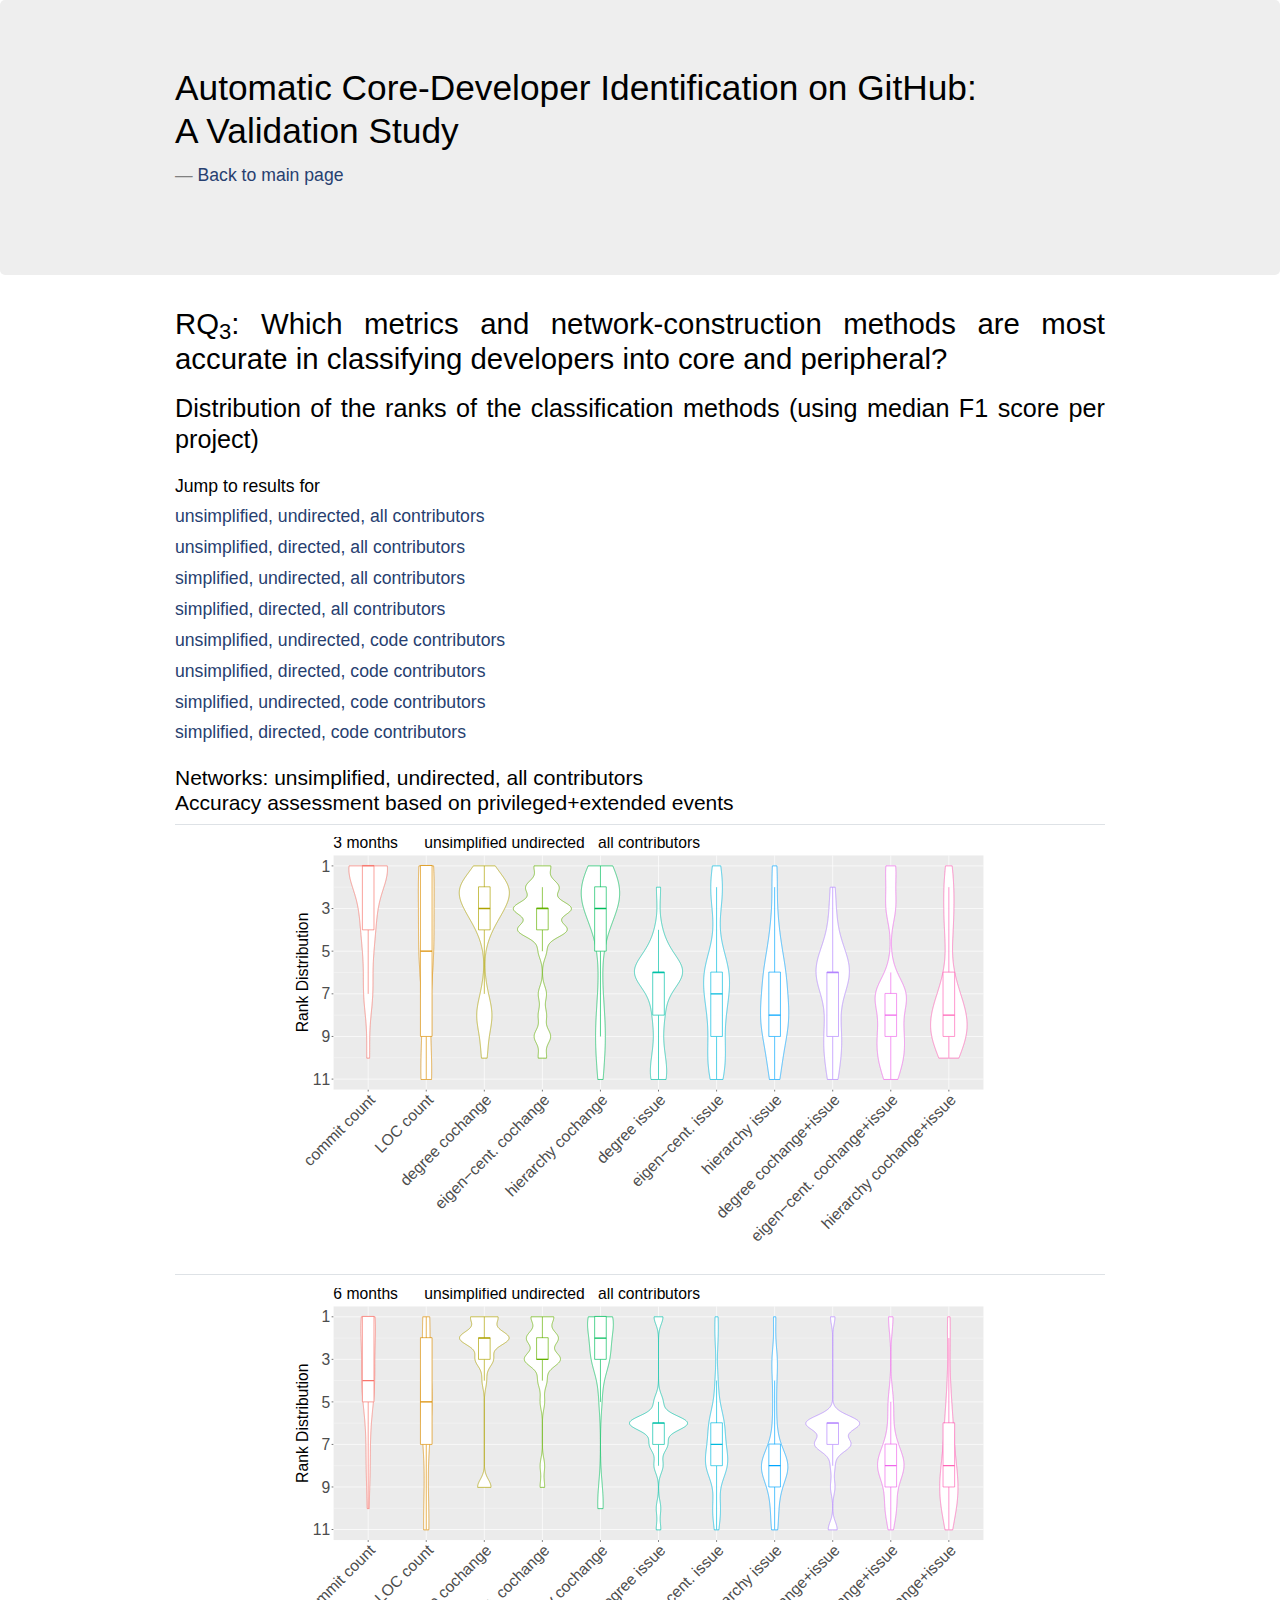
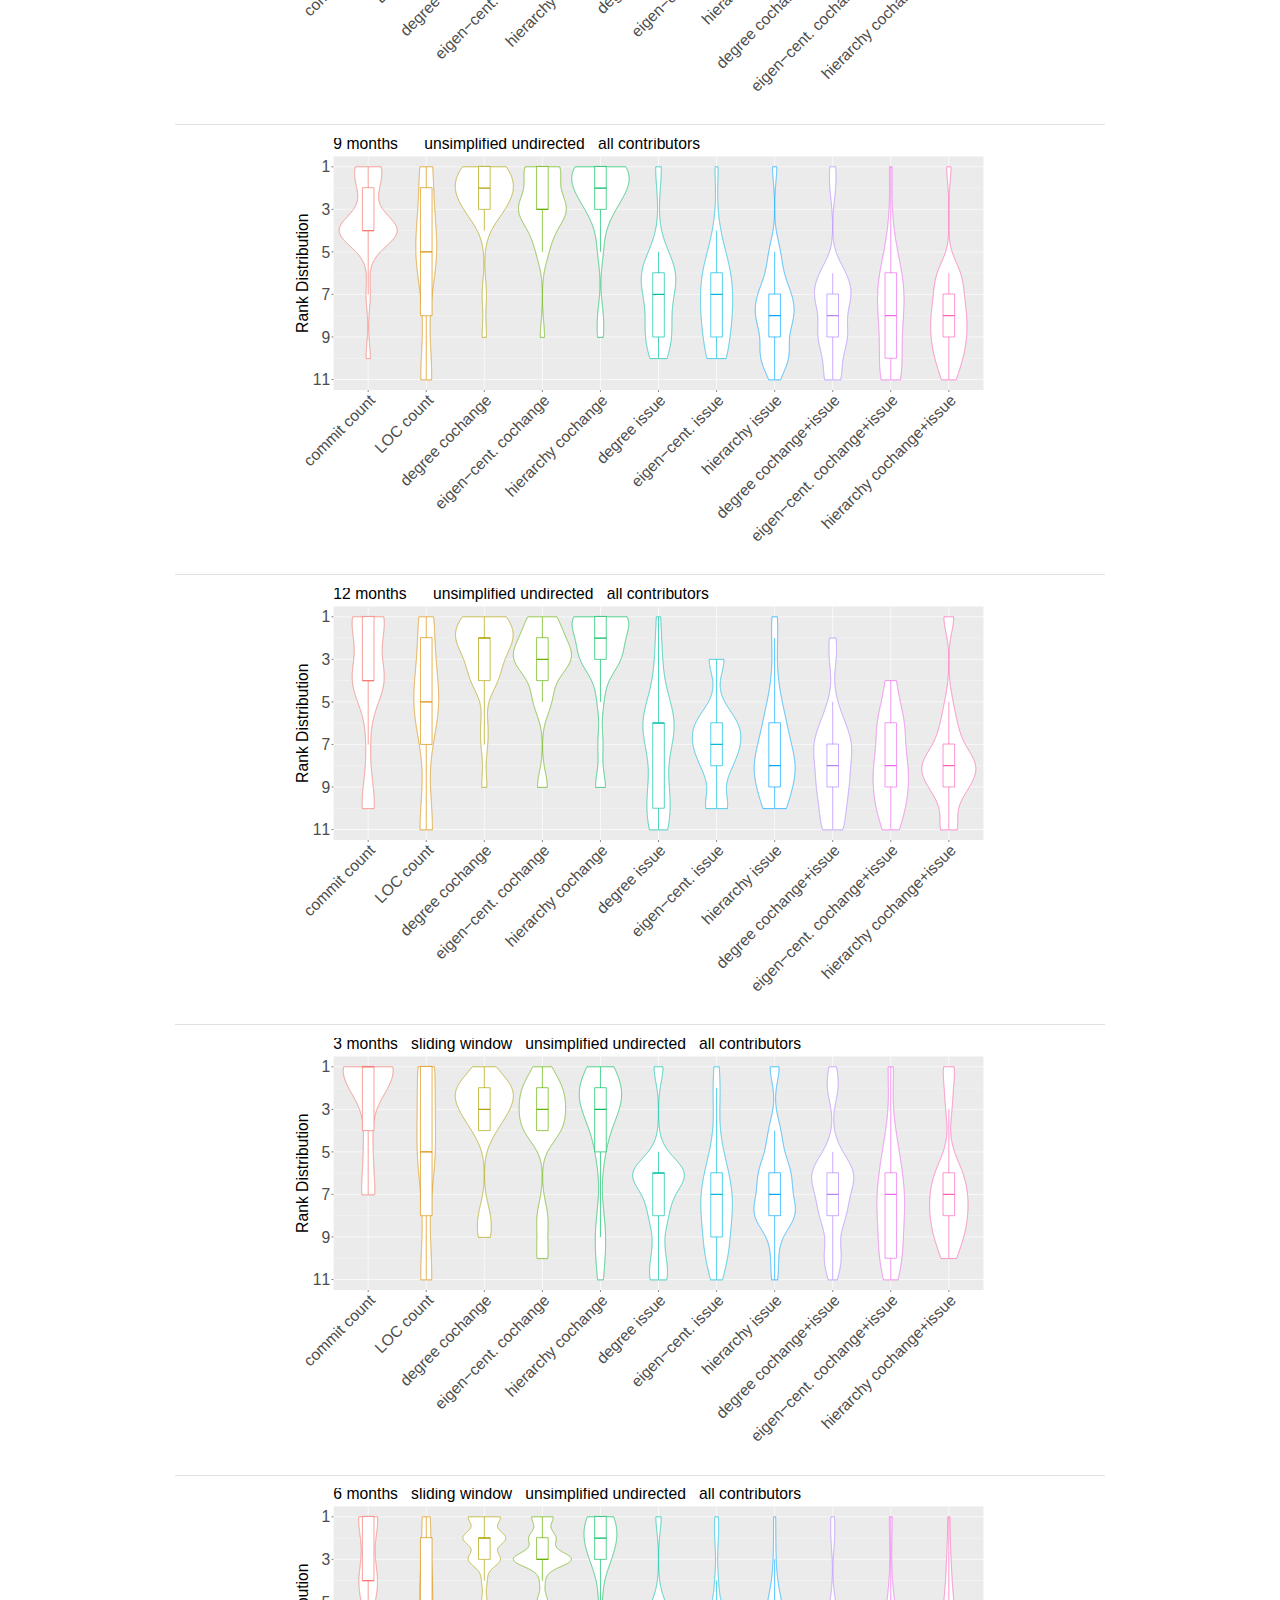
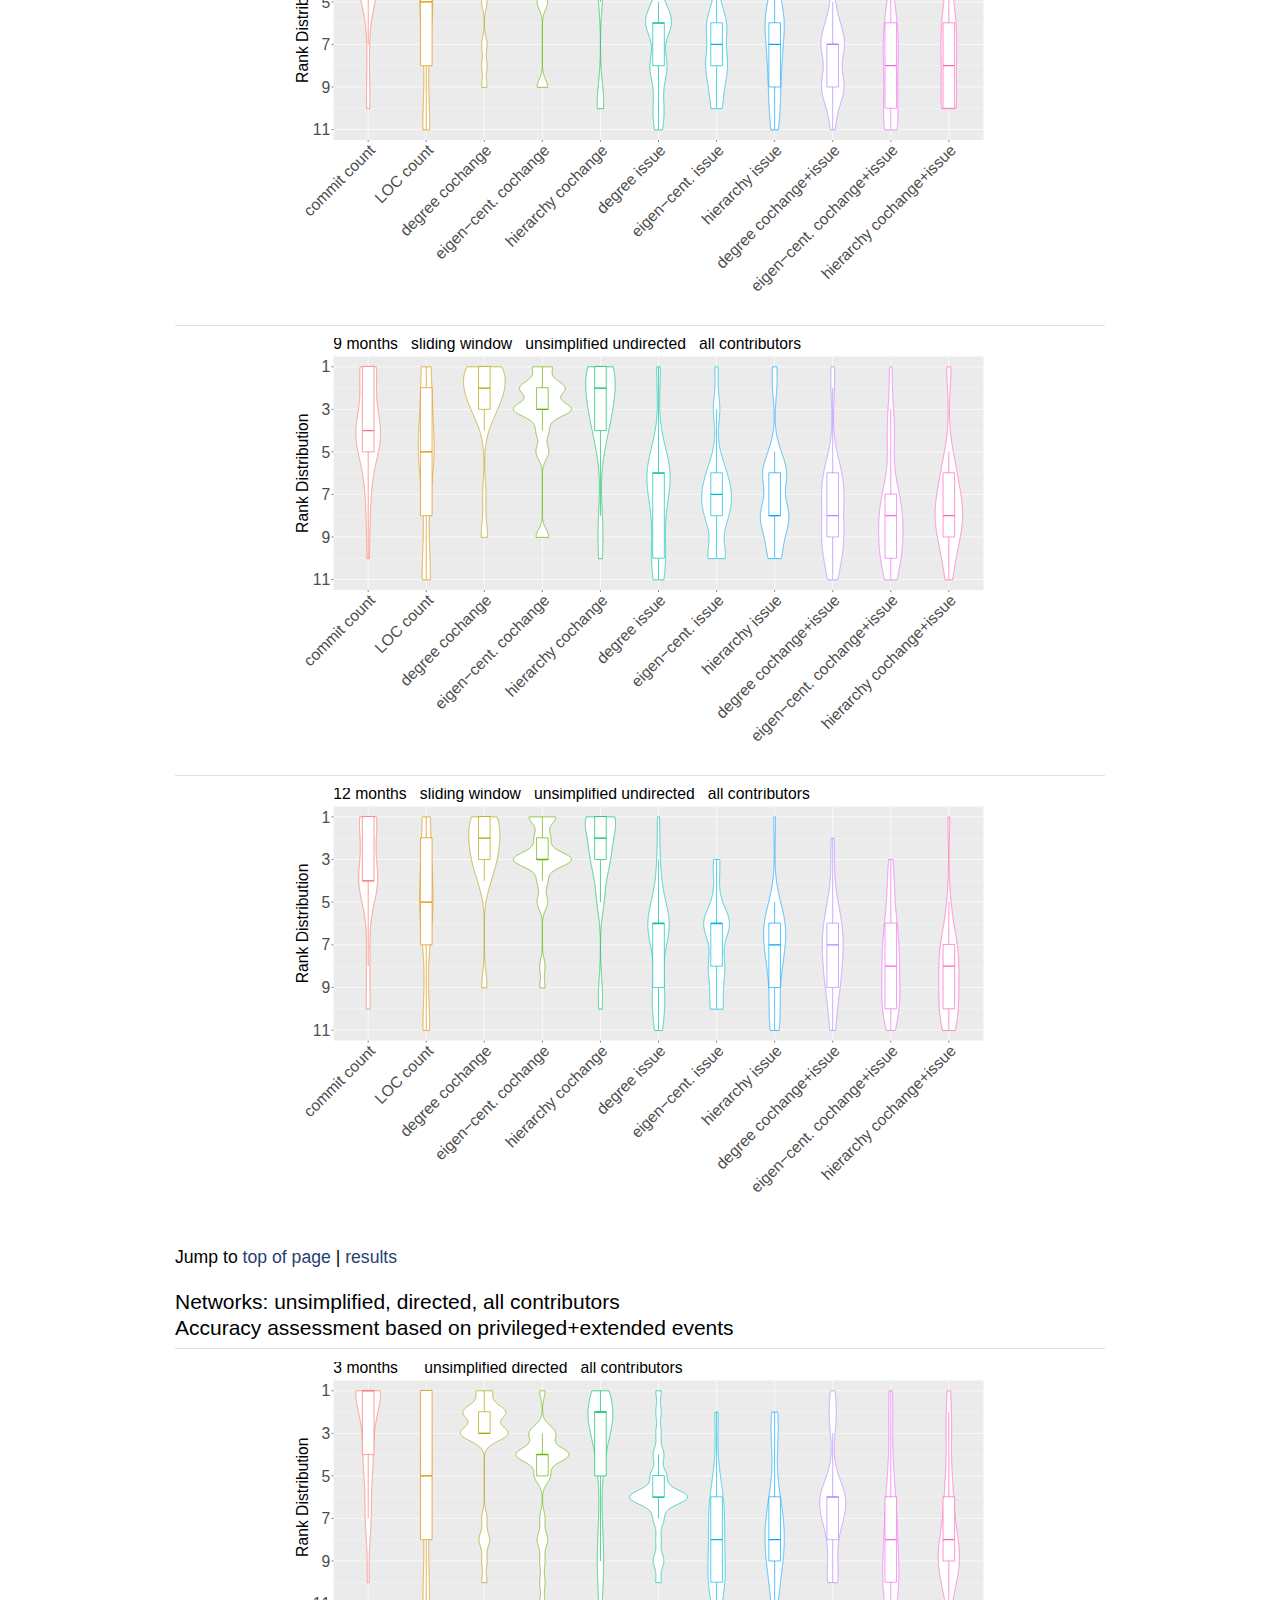
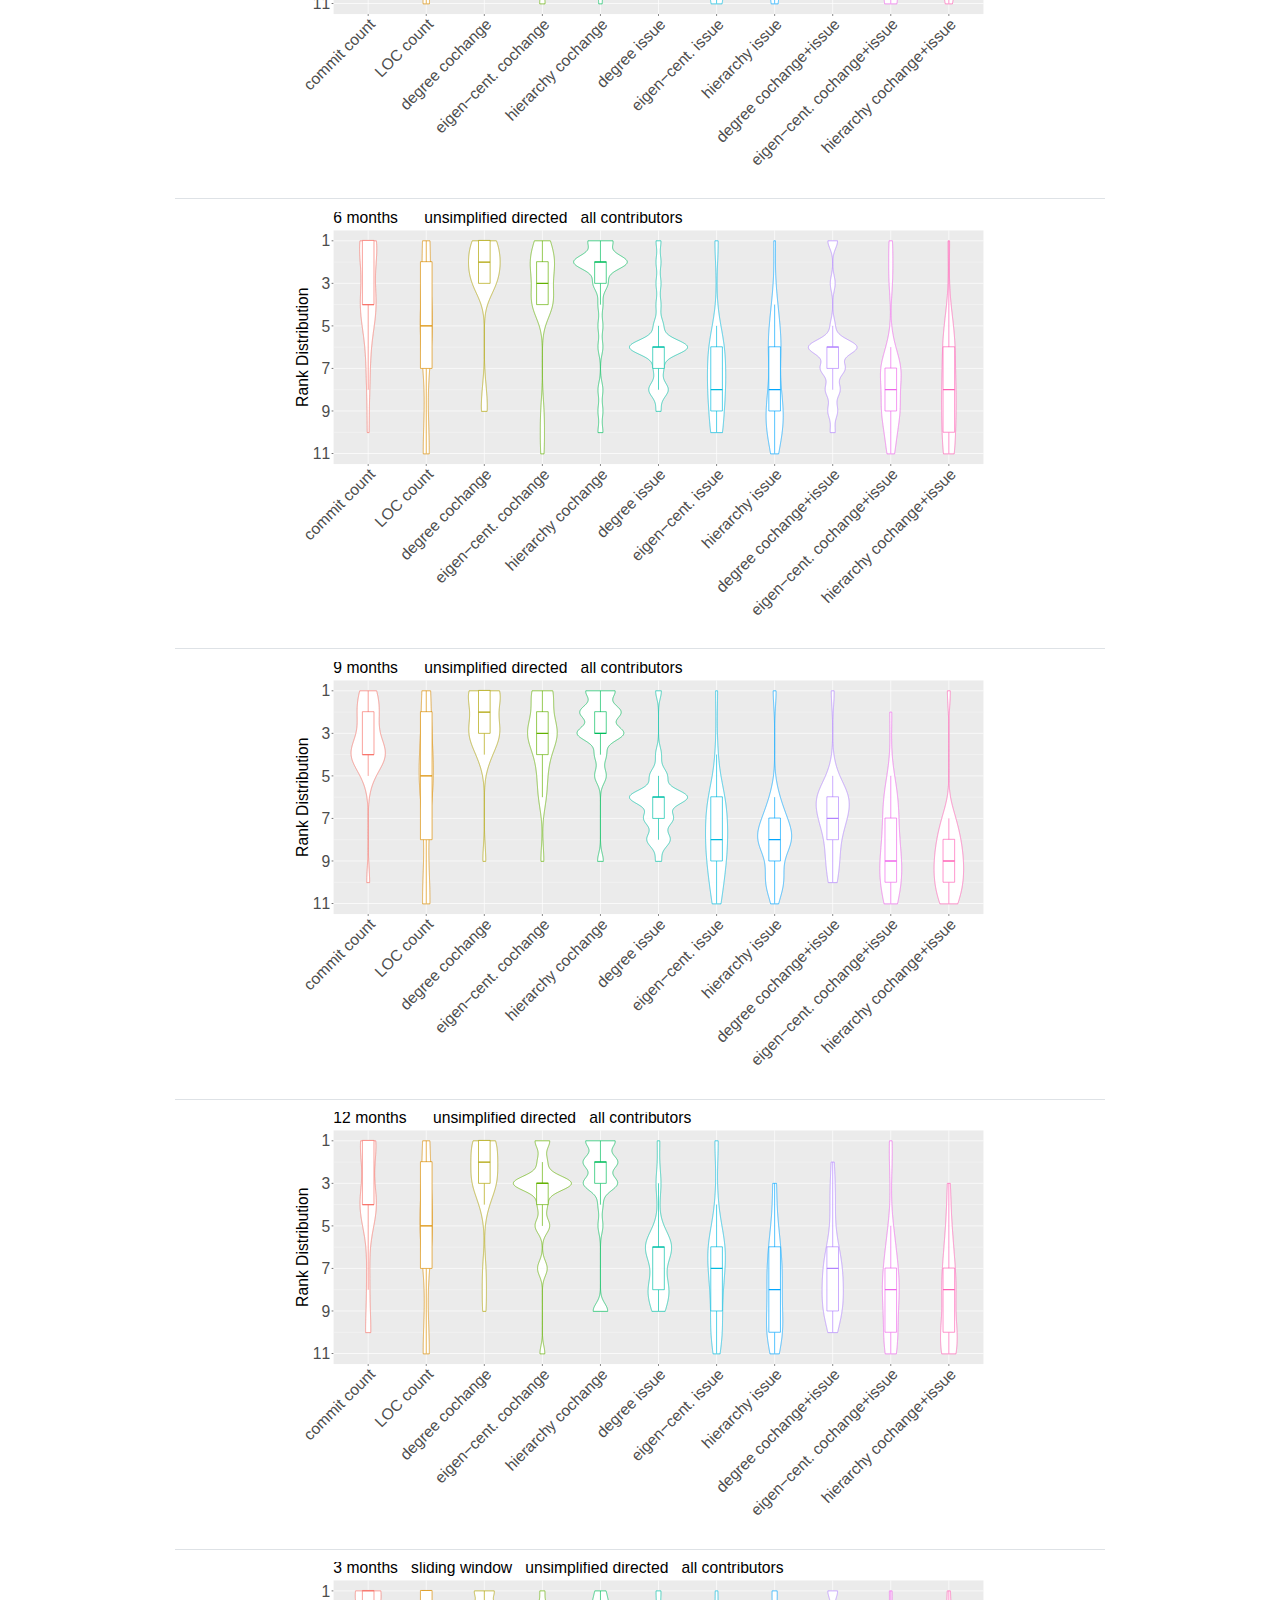
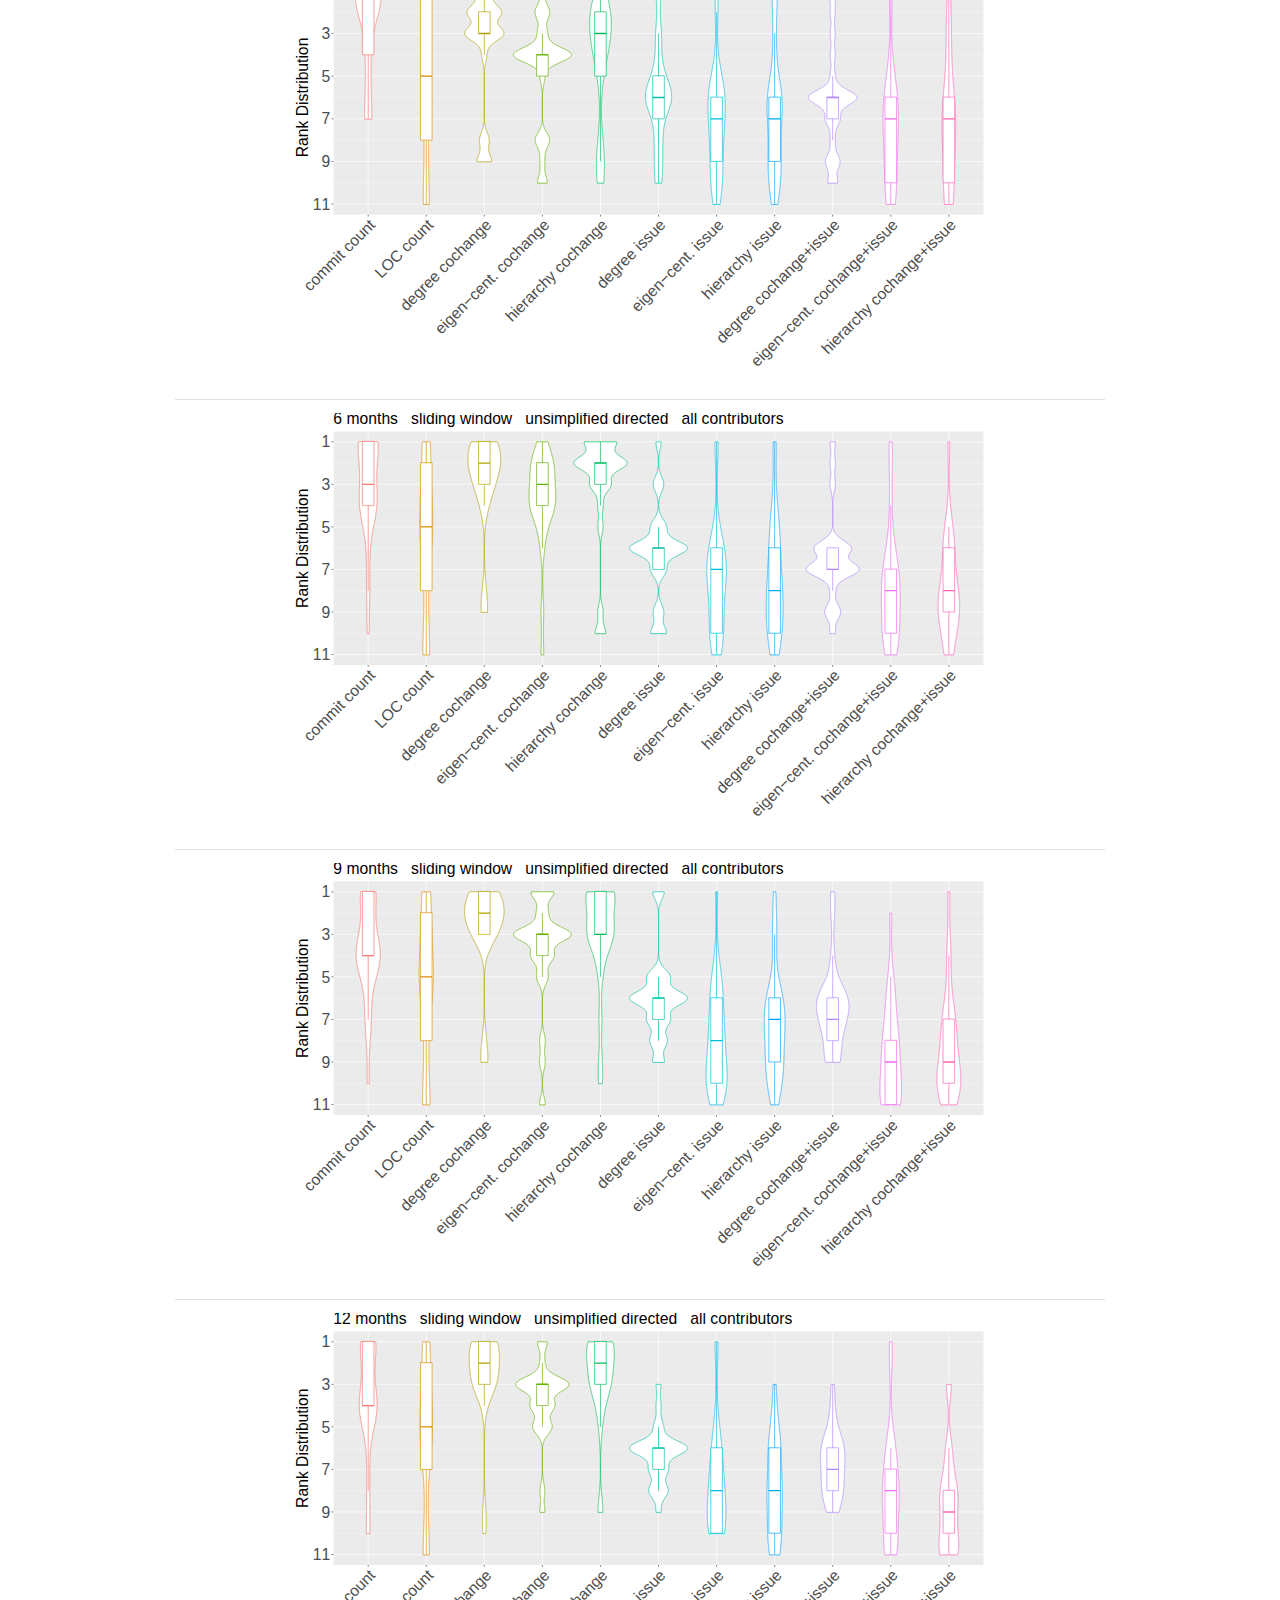
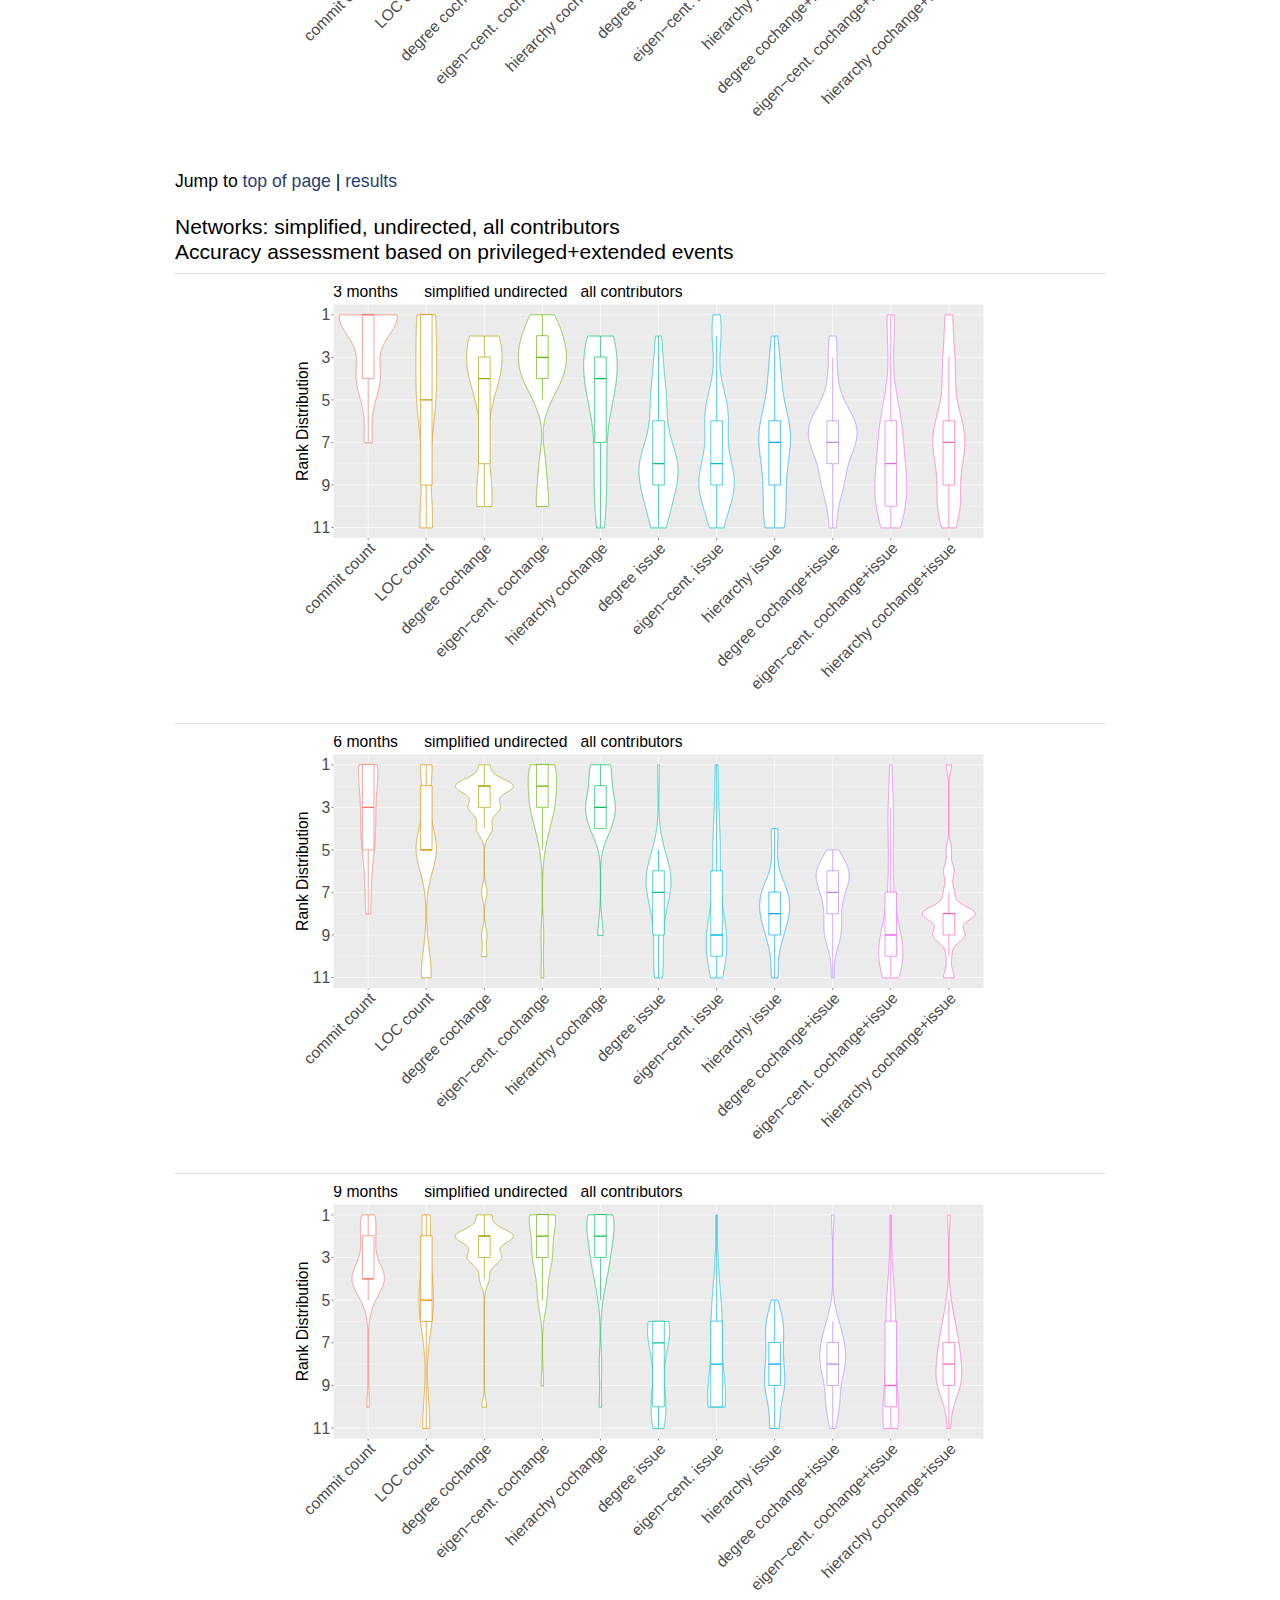
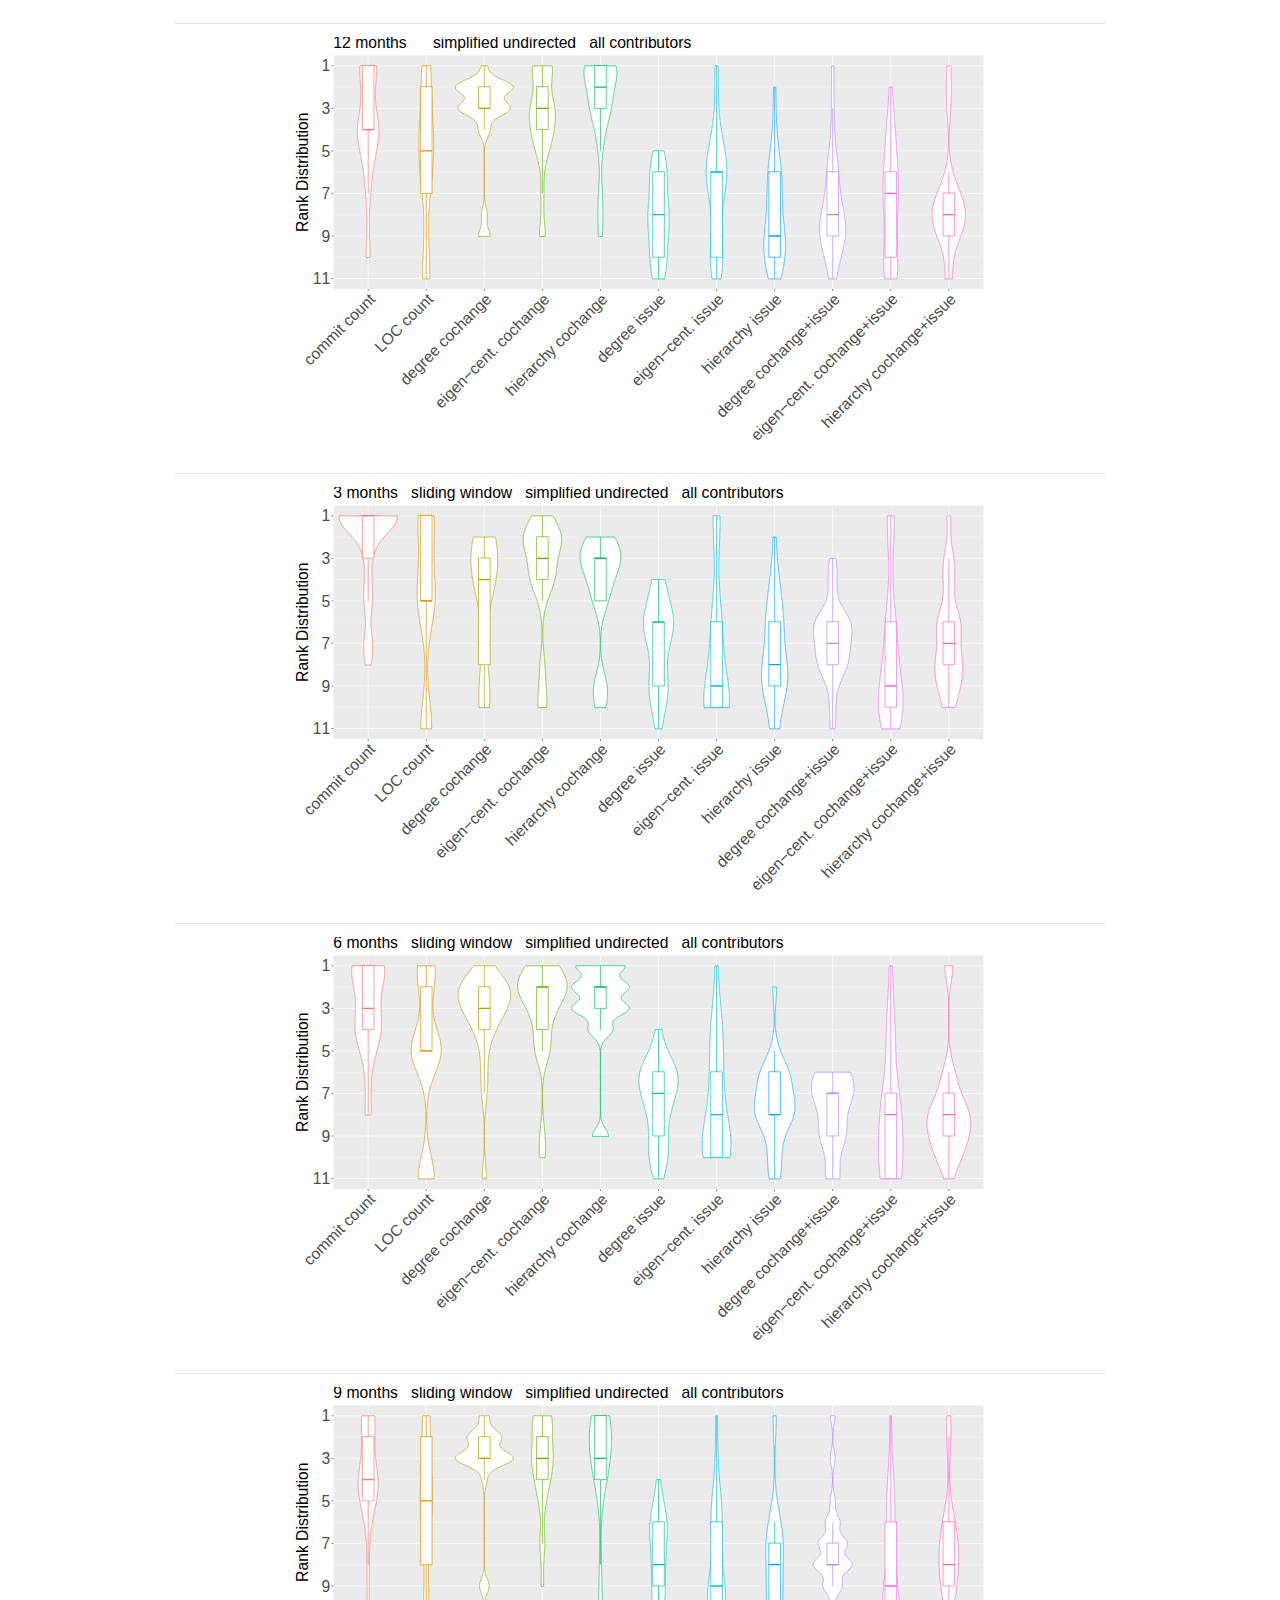
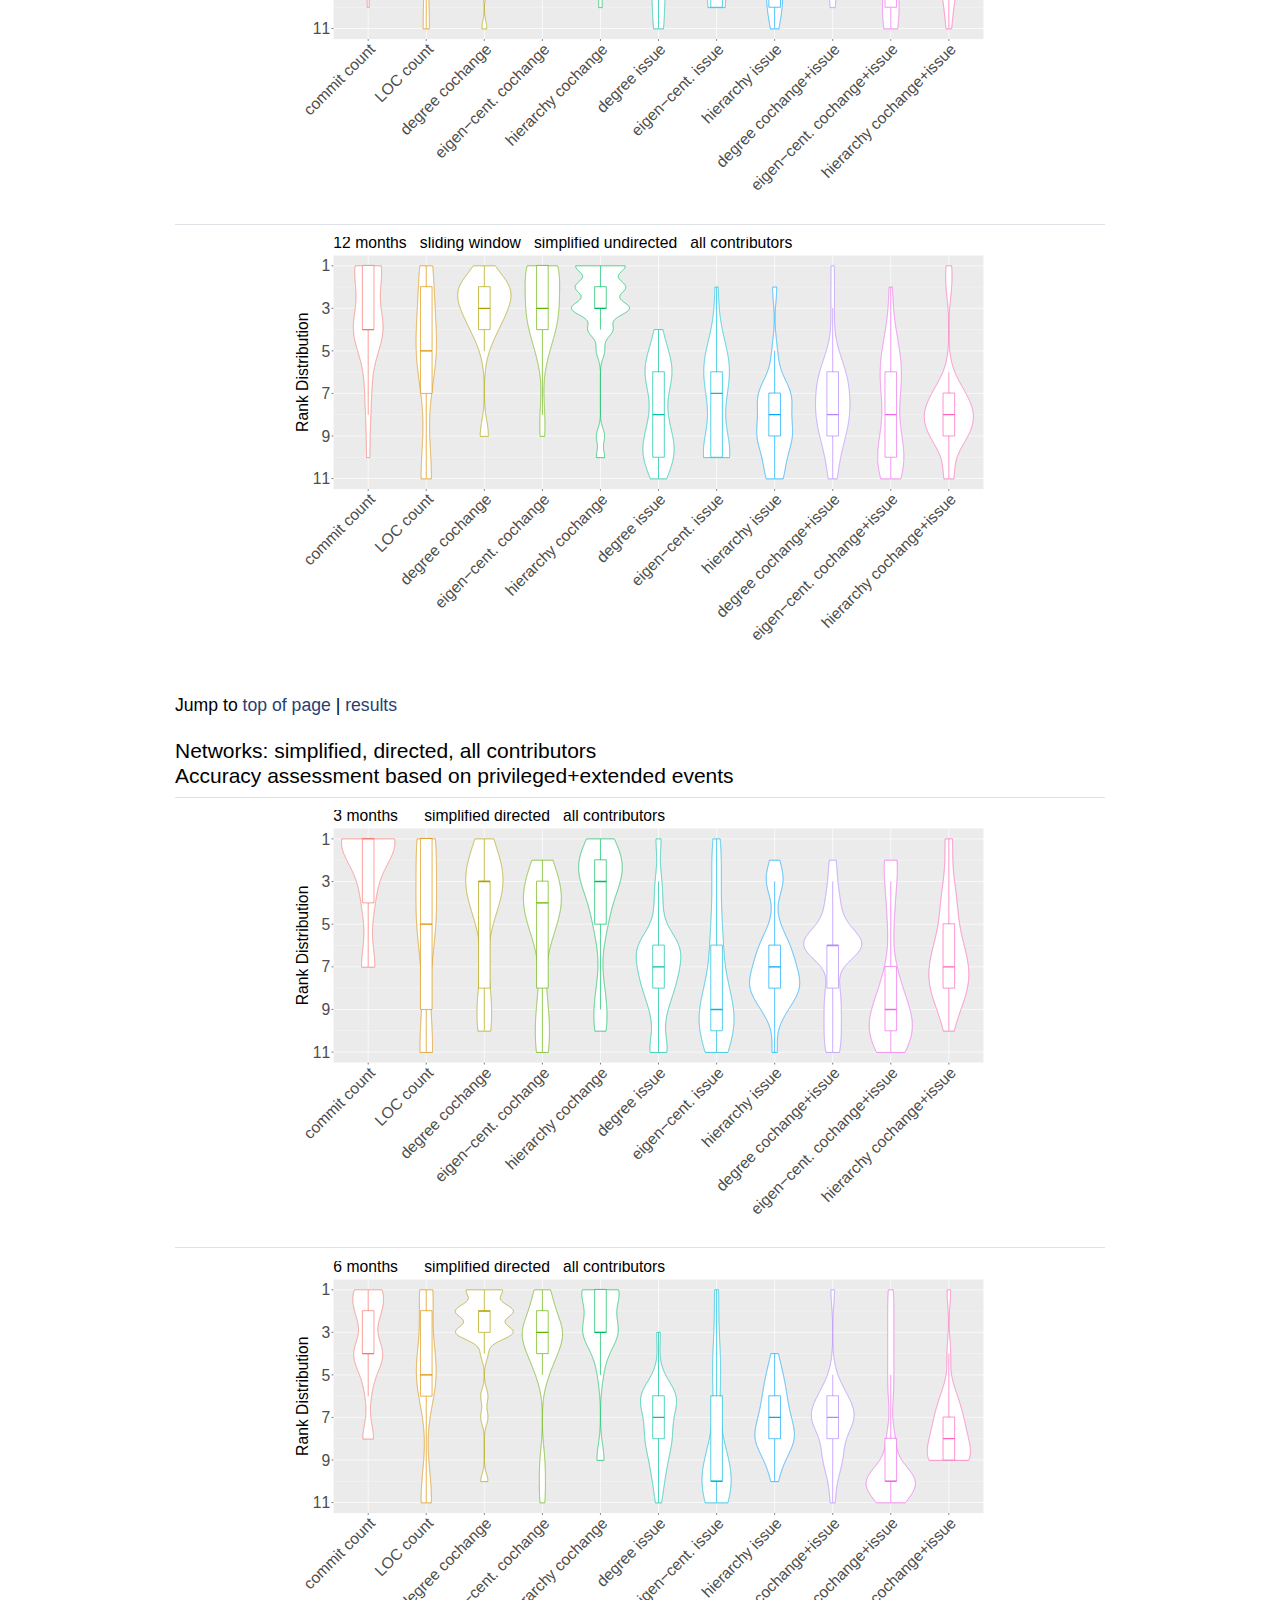
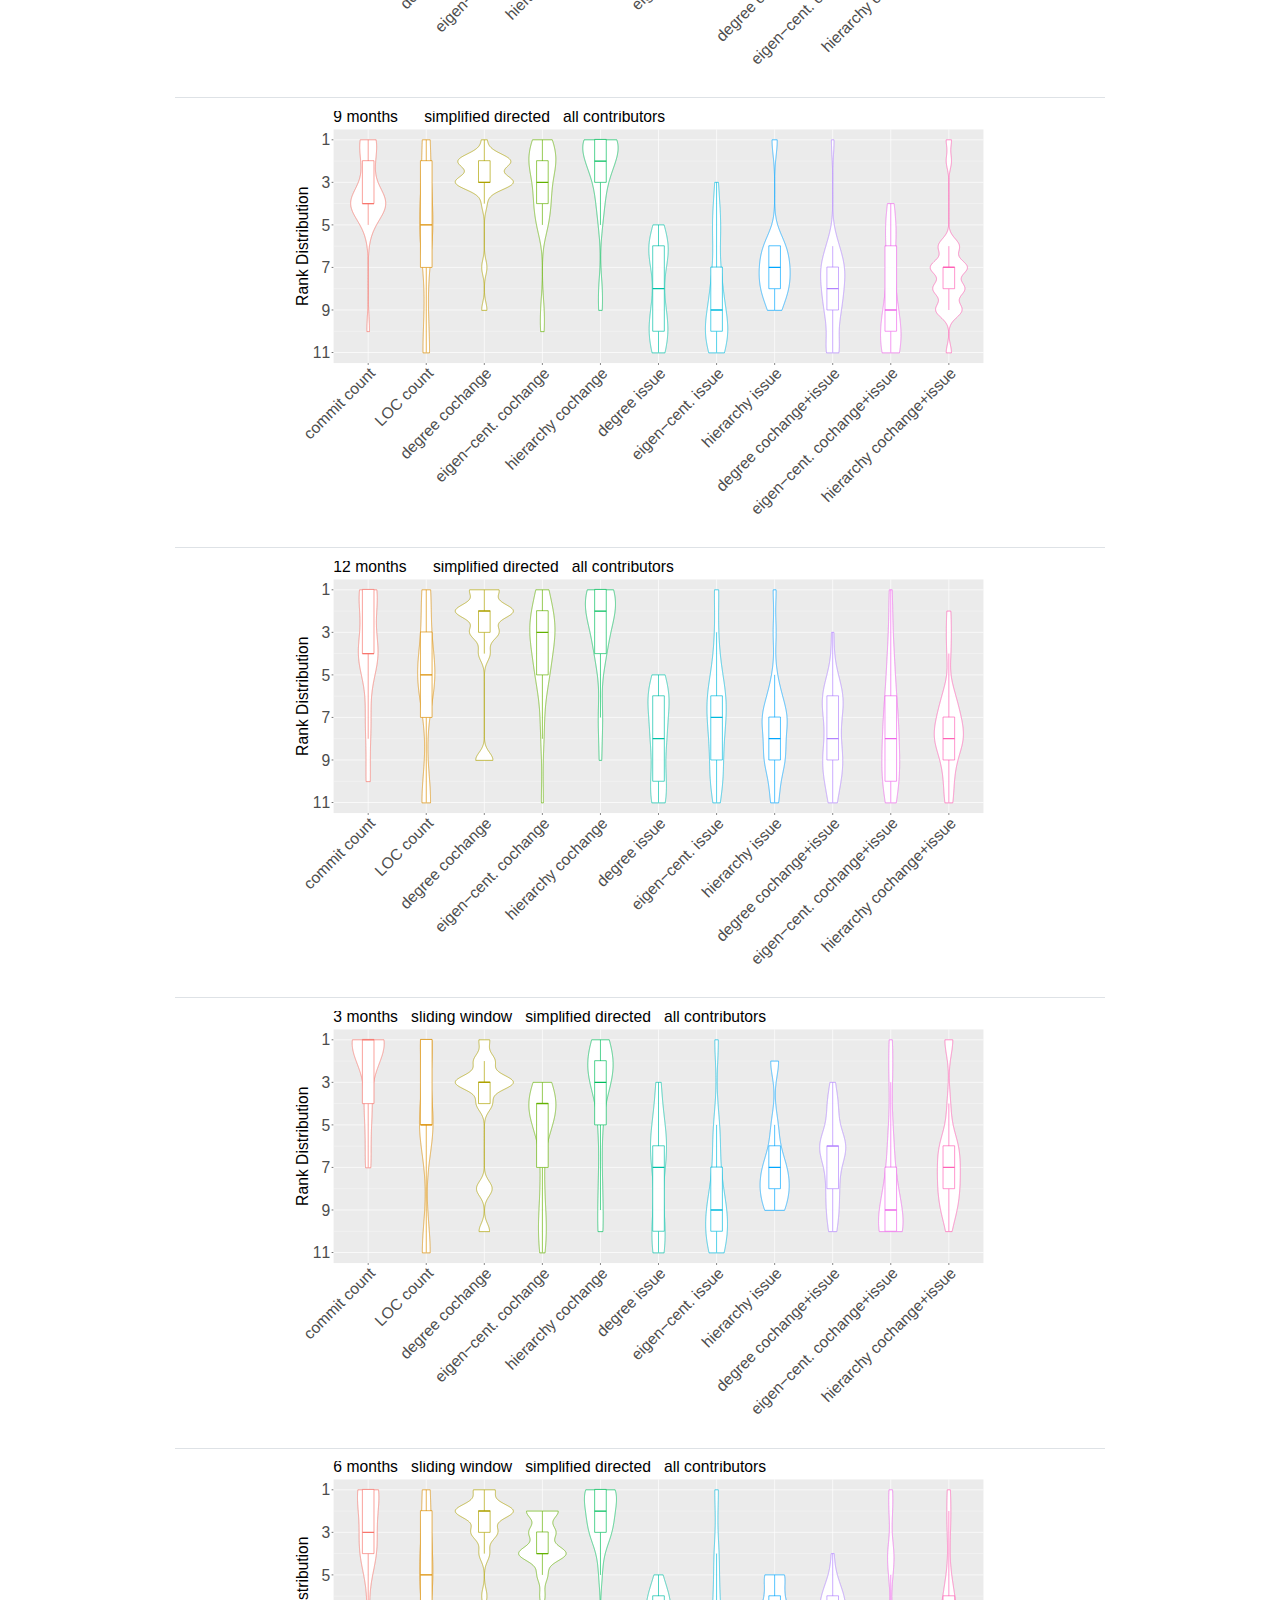
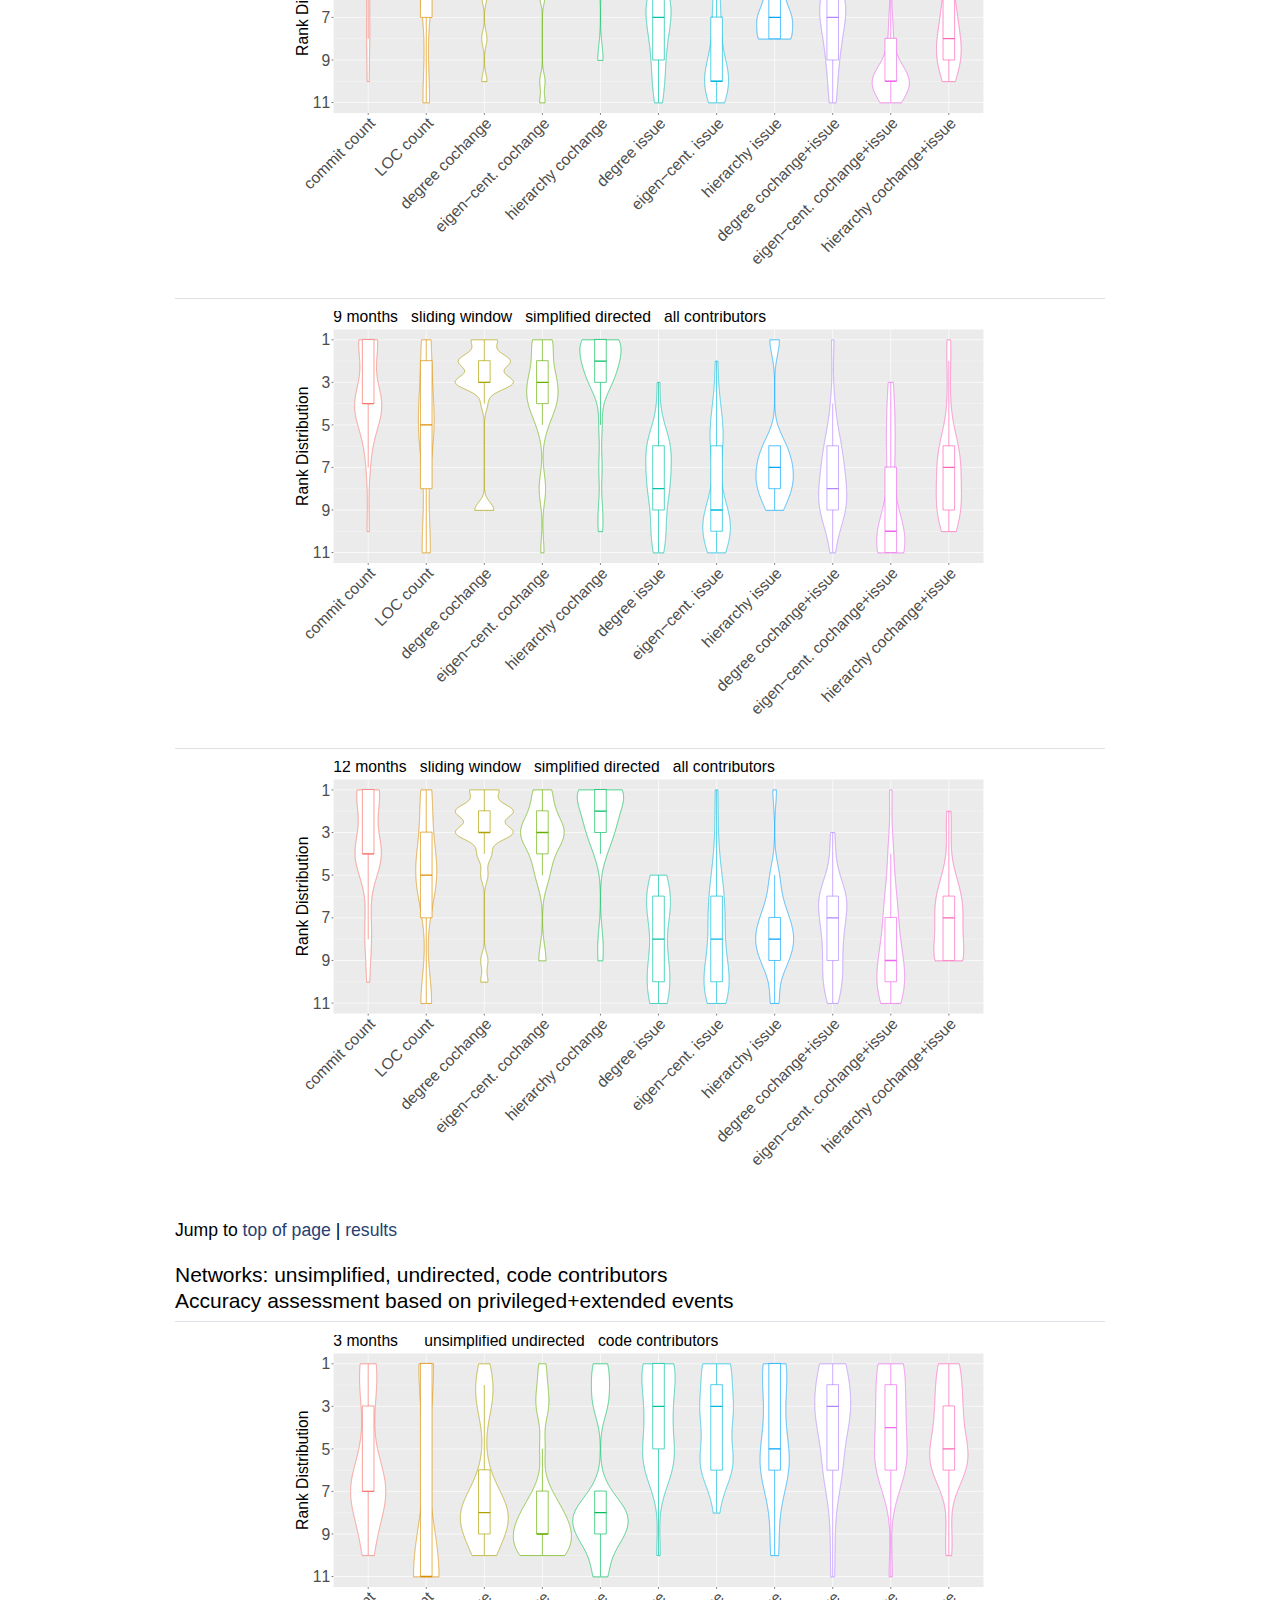
<file: results-rq3-rankdist-privileged-extended.html>
<!DOCTYPE html>
<html lang="en">
<head>
    <meta charset="utf-8">

    <meta name="viewport" content="width=device-width, initial-scale=1">
    <meta http-equiv="X-UA-Compatible" content="IE=edge">

    <title>Automatic Core-Developer Identification on GitHub: A Validation Study</title>

    <link href="./bootstrap/css/bootstrap-reboot.min.css" rel="stylesheet" type="text/css">
    <link href="./bootstrap/css/bootstrap-grid.min.css" rel="stylesheet" type="text/css">
    <link href="./bootstrap/css/bootstrap.min.css" rel="stylesheet" type="text/css">
    <link href="./bootstrap/css/ekko-lightbox.min.css" rel="stylesheet" type="text/css">

    <link rel="stylesheet" href="./bootstrap/css/custom.css" media="screen">
    <link rel="stylesheet" href="./bootstrap/css/pygment.css" media="screen">

</head>
<body class="pt-0">

<header class="jumbotron">
    <div class="container">

        <h1>
            Automatic Core-Developer Identification on GitHub:<br> A Validation Study<br>
        </h1>
        <p class="paper-venue">
            &mdash; <a href="./index.html">Back to main page</a>
        </p>

    </div>
</header>

<main class="container">
    <br>
        <header>
            <h3 id="results" style="hyphens: none;">RQ<sub>3</sub>: Which metrics and network-construction methods are most accurate in classifying developers into core and peripheral?</h3>
        </header>
        <div> <p></p>
            <h4 id="#results-classification-methods" style="hyphens: none;">Distribution of the ranks of the classification methods (using median F1 score per project)</h4>
<p></p>Jump to results for <br> <a href="#results-classification-methods-unsimplified-undirected-allcontributors-privileged+extended">unsimplified, undirected, all contributors</a> <br>
                           <a href="#results-classification-methods-unsimplified-directed-allcontributors-privileged+extended" >unsimplified, directed, all contributors</a> <br>
                           <a href="#results-classification-methods-simplified-undirected-allcontributors-privileged+extended" >simplified, undirected, all contributors</a> <br>
                           <a href="#results-classification-methods-simplified-directed-allcontributors-privileged+extended" >simplified, directed, all contributors</a> <br>
                           <a href="#results-classification-methods-unsimplified-undirected-codecontributors-privileged+extended" >unsimplified, undirected, code contributors</a> <br>
                           <a href="#results-classification-methods-unsimplified-directed-codecontributors-privileged+extended" >unsimplified, directed, code contributors</a> <br>
                           <a href="#results-classification-methods-simplified-undirected-codecontributors-privileged+extended" >simplified, undirected, code contributors</a> <br>
                           <a href="#results-classification-methods-simplified-directed-codecontributors-privileged+extended" >simplified, directed, code contributors</a> </p>

        </div>

<!-- ----------------------------------------------------------------------------------------------- -->

<h5 id="results-classification-methods-unsimplified-undirected-allcontributors-privileged+extended"><span>Networks: unsimplified, undirected, all contributors <br>Accuracy assessment based on privileged+extended events</span></h5>

<table class="table figures" style="text-align: right;">
    <tbody>
    <tr>
        <td class="text-left">
            <figure class="text-center">
                <img class="resize" src="results/global/overall-plots/3months/GT-issuesInclExtended/ComparisonSet-CoreClassification/allProjects_FF_GT-issuesInclExtended_ComparisonSet-CoreClassification_distribution-rankings-accross-all-projects_3months.svg" alt="rank-distributions-unsimplified-undirected-allcontributors-privileged+extended-3months" class="img-responsive center-block">
            </figure>
        </td>
    </tr>
    <tr>
        <td class="text-left">
            <figure class="text-center">
                <img class="resize" src="results/global/overall-plots/6months/GT-issuesInclExtended/ComparisonSet-CoreClassification/allProjects_FF_GT-issuesInclExtended_ComparisonSet-CoreClassification_distribution-rankings-accross-all-projects_6months.svg" alt="rank-distributions-unsimplified-undirected-allcontributors-privileged+extended-6months" class="img-responsive center-block">
            </figure>
        </td>
    </tr>
    <tr>
        <td class="text-left">
            <figure class="text-center">
                <img class="resize" src="results/global/overall-plots/9months/GT-issuesInclExtended/ComparisonSet-CoreClassification/allProjects_FF_GT-issuesInclExtended_ComparisonSet-CoreClassification_distribution-rankings-accross-all-projects_9months.svg" alt="rank-distributions-unsimplified-undirected-allcontributors-privileged+extended-9months" class="img-responsive center-block">
            </figure>
        </td>
    </tr>
        <tr>
        <td class="text-left">
            <figure class="text-center">
                <img class="resize" src="results/global/overall-plots/12months/GT-issuesInclExtended/ComparisonSet-CoreClassification/allProjects_FF_GT-issuesInclExtended_ComparisonSet-CoreClassification_distribution-rankings-accross-all-projects_12months.svg" alt="rank-distributions-unsimplified-undirected-allcontributors-privileged+extended-12months" class="img-responsive center-block">
            </figure>
        </td>
    </tr>
        <tr>
        <td class="text-left">
            <figure class="text-center">
                <img class="resize" src="results/global/overall-plots/3months_slidingWindow/GT-issuesInclExtended/ComparisonSet-CoreClassification/allProjects_FF_GT-issuesInclExtended_ComparisonSet-CoreClassification_distribution-rankings-accross-all-projects_3months_slidingWindow.svg" alt="rank-distributions-unsimplified-undirected-allcontributors-privileged+extended-3months-sliding" class="img-responsive center-block">
            </figure>
        </td>
    </tr>
    <tr>
        <td class="text-left">
            <figure class="text-center">
                <img class="resize" src="results/global/overall-plots/6months_slidingWindow/GT-issuesInclExtended/ComparisonSet-CoreClassification/allProjects_FF_GT-issuesInclExtended_ComparisonSet-CoreClassification_distribution-rankings-accross-all-projects_6months_slidingWindow.svg" alt="rank-distributions-unsimplified-undirected-allcontributors-privileged+extended-6months-sliding" class="img-responsive center-block">
            </figure>
        </td>
    </tr>
    <tr>
        <td class="text-left">
            <figure class="text-center">
                <img class="resize" src="results/global/overall-plots/9months_slidingWindow/GT-issuesInclExtended/ComparisonSet-CoreClassification/allProjects_FF_GT-issuesInclExtended_ComparisonSet-CoreClassification_distribution-rankings-accross-all-projects_9months_slidingWindow.svg" alt="rank-distributions-unsimplified-undirected-allcontributors-privileged+extended-9months-sliding" class="img-responsive center-block">
            </figure>
        </td>
    </tr>
        <tr>
        <td class="text-left">
            <figure class="text-center">
                <img class="resize" src="results/global/overall-plots/12months_slidingWindow/GT-issuesInclExtended/ComparisonSet-CoreClassification/allProjects_FF_GT-issuesInclExtended_ComparisonSet-CoreClassification_distribution-rankings-accross-all-projects_12months_slidingWindow.svg" alt="rank-distributions-unsimplified-undirected-allcontributors-privileged+extended-12months-sliding" class="img-responsive center-block">
            </figure>
        </td>
    </tr>
</tbody></table>

<p></p>Jump to <a href="#results">top of page</a> |
               <a href="./index.html#results">results</a> <br><p></p>


<!-- ----------------------------------------------------------------------------------------------- -->

<h5 id="results-classification-methods-unsimplified-directed-allcontributors-privileged+extended"><span>Networks: unsimplified, directed, all contributors <br>Accuracy assessment based on privileged+extended events</span></h5>

<table class="table figures" style="text-align: right;">
    <tbody>
    <tr>
        <td class="text-left">
            <figure class="text-center">
                <img class="resize" src="results/global/overall-plots/3months/GT-issuesInclExtended/ComparisonSet-CoreClassification/allProjects_FT_GT-issuesInclExtended_ComparisonSet-CoreClassification_distribution-rankings-accross-all-projects_3months.svg" alt="rank-distributions-unsimplified-directed-allcontributors-privileged+extended-3months" class="img-responsive center-block">
            </figure>
        </td>
    </tr>
    <tr>
        <td class="text-left">
            <figure class="text-center">
                <img class="resize" src="results/global/overall-plots/6months/GT-issuesInclExtended/ComparisonSet-CoreClassification/allProjects_FT_GT-issuesInclExtended_ComparisonSet-CoreClassification_distribution-rankings-accross-all-projects_6months.svg" alt="rank-distributions-unsimplified-directed-allcontributors-privileged+extended-6months" class="img-responsive center-block">
            </figure>
        </td>
    </tr>
    <tr>
        <td class="text-left">
            <figure class="text-center">
                <img class="resize" src="results/global/overall-plots/9months/GT-issuesInclExtended/ComparisonSet-CoreClassification/allProjects_FT_GT-issuesInclExtended_ComparisonSet-CoreClassification_distribution-rankings-accross-all-projects_9months.svg" alt="rank-distributions-unsimplified-directed-allcontributors-privileged+extended-9months" class="img-responsive center-block">
            </figure>
        </td>
    </tr>
        <tr>
        <td class="text-left">
            <figure class="text-center">
                <img class="resize" src="results/global/overall-plots/12months/GT-issuesInclExtended/ComparisonSet-CoreClassification/allProjects_FT_GT-issuesInclExtended_ComparisonSet-CoreClassification_distribution-rankings-accross-all-projects_12months.svg" alt="rank-distributions-unsimplified-directed-allcontributors-privileged+extended-12months" class="img-responsive center-block">
            </figure>
        </td>
    </tr>
        <tr>
        <td class="text-left">
            <figure class="text-center">
                <img class="resize" src="results/global/overall-plots/3months_slidingWindow/GT-issuesInclExtended/ComparisonSet-CoreClassification/allProjects_FT_GT-issuesInclExtended_ComparisonSet-CoreClassification_distribution-rankings-accross-all-projects_3months_slidingWindow.svg" alt="rank-distributions-unsimplified-directed-allcontributors-privileged+extended-3months-sliding" class="img-responsive center-block">
            </figure>
        </td>
    </tr>
    <tr>
        <td class="text-left">
            <figure class="text-center">
                <img class="resize" src="results/global/overall-plots/6months_slidingWindow/GT-issuesInclExtended/ComparisonSet-CoreClassification/allProjects_FT_GT-issuesInclExtended_ComparisonSet-CoreClassification_distribution-rankings-accross-all-projects_6months_slidingWindow.svg" alt="rank-distributions-unsimplified-directed-allcontributors-privileged+extended-6months-sliding" class="img-responsive center-block">
            </figure>
        </td>
    </tr>
    <tr>
        <td class="text-left">
            <figure class="text-center">
                <img class="resize" src="results/global/overall-plots/9months_slidingWindow/GT-issuesInclExtended/ComparisonSet-CoreClassification/allProjects_FT_GT-issuesInclExtended_ComparisonSet-CoreClassification_distribution-rankings-accross-all-projects_9months_slidingWindow.svg" alt="rank-distributions-unsimplified-directed-allcontributors-privileged+extended-9months-sliding" class="img-responsive center-block">
            </figure>
        </td>
    </tr>
        <tr>
        <td class="text-left">
            <figure class="text-center">
                <img class="resize" src="results/global/overall-plots/12months_slidingWindow/GT-issuesInclExtended/ComparisonSet-CoreClassification/allProjects_FT_GT-issuesInclExtended_ComparisonSet-CoreClassification_distribution-rankings-accross-all-projects_12months_slidingWindow.svg" alt="rank-distributions-unsimplified-directed-allcontributors-privileged+extended-12months-sliding" class="img-responsive center-block">
            </figure>
        </td>
    </tr>
</tbody></table>

<p></p>Jump to <a href="#results">top of page</a> |
               <a href="./index.html#results">results</a> <br><p></p>

<!-- ----------------------------------------------------------------------------------------------- -->

<h5 id="results-classification-methods-simplified-undirected-allcontributors-privileged+extended"><span>Networks: simplified, undirected, all contributors <br>Accuracy assessment based on privileged+extended events</span></h5>

<table class="table figures" style="text-align: right;">
    <tbody>
    <tr>
        <td class="text-left">
            <figure class="text-center">
                <img class="resize" src="results/globalWithSimplification/overall-plots/3months/GT-issuesInclExtended/ComparisonSet-CoreClassification/allProjects_TF_GT-issuesInclExtended_ComparisonSet-CoreClassification_distribution-rankings-accross-all-projects_3months.svg" alt="rank-distributions-simplified-undirected-allcontributors-privileged+extended-3months" class="img-responsive center-block">
            </figure>
        </td>
    </tr>
    <tr>
        <td class="text-left">
            <figure class="text-center">
                <img class="resize" src="results/globalWithSimplification/overall-plots/6months/GT-issuesInclExtended/ComparisonSet-CoreClassification/allProjects_TF_GT-issuesInclExtended_ComparisonSet-CoreClassification_distribution-rankings-accross-all-projects_6months.svg" alt="rank-distributions-simplified-undirected-allcontributors-privileged+extended-6months" class="img-responsive center-block">
            </figure>
        </td>
    </tr>
    <tr>
        <td class="text-left">
            <figure class="text-center">
                <img class="resize" src="results/globalWithSimplification/overall-plots/9months/GT-issuesInclExtended/ComparisonSet-CoreClassification/allProjects_TF_GT-issuesInclExtended_ComparisonSet-CoreClassification_distribution-rankings-accross-all-projects_9months.svg" alt="rank-distributions-simplified-undirected-allcontributors-privileged+extended-9months" class="img-responsive center-block">
            </figure>
        </td>
    </tr>
        <tr>
        <td class="text-left">
            <figure class="text-center">
                <img class="resize" src="results/globalWithSimplification/overall-plots/12months/GT-issuesInclExtended/ComparisonSet-CoreClassification/allProjects_TF_GT-issuesInclExtended_ComparisonSet-CoreClassification_distribution-rankings-accross-all-projects_12months.svg" alt="rank-distributions-simplified-undirected-allcontributors-privileged+extended-12months" class="img-responsive center-block">
            </figure>
        </td>
    </tr>
        <tr>
        <td class="text-left">
            <figure class="text-center">
                <img class="resize" src="results/globalWithSimplification/overall-plots/3months_slidingWindow/GT-issuesInclExtended/ComparisonSet-CoreClassification/allProjects_TF_GT-issuesInclExtended_ComparisonSet-CoreClassification_distribution-rankings-accross-all-projects_3months_slidingWindow.svg" alt="rank-distributions-simplified-undirected-allcontributors-privileged+extended-3months-sliding" class="img-responsive center-block">
            </figure>
        </td>
    </tr>
    <tr>
        <td class="text-left">
            <figure class="text-center">
                <img class="resize" src="results/globalWithSimplification/overall-plots/6months_slidingWindow/GT-issuesInclExtended/ComparisonSet-CoreClassification/allProjects_TF_GT-issuesInclExtended_ComparisonSet-CoreClassification_distribution-rankings-accross-all-projects_6months_slidingWindow.svg" alt="rank-distributions-simplified-undirected-allcontributors-privileged+extended-6months-sliding" class="img-responsive center-block">
            </figure>
        </td>
    </tr>
    <tr>
        <td class="text-left">
            <figure class="text-center">
                <img class="resize" src="results/globalWithSimplification/overall-plots/9months_slidingWindow/GT-issuesInclExtended/ComparisonSet-CoreClassification/allProjects_TF_GT-issuesInclExtended_ComparisonSet-CoreClassification_distribution-rankings-accross-all-projects_9months_slidingWindow.svg" alt="rank-distributions-simplified-undirected-allcontributors-privileged+extended-9months-sliding" class="img-responsive center-block">
            </figure>
        </td>
    </tr>
        <tr>
        <td class="text-left">
            <figure class="text-center">
                <img class="resize" src="results/globalWithSimplification/overall-plots/12months_slidingWindow/GT-issuesInclExtended/ComparisonSet-CoreClassification/allProjects_TF_GT-issuesInclExtended_ComparisonSet-CoreClassification_distribution-rankings-accross-all-projects_12months_slidingWindow.svg" alt="rank-distributions-simplified-undirected-allcontributors-privileged+extended-12months-sliding" class="img-responsive center-block">
            </figure>
        </td>
    </tr>
</tbody></table>

<p></p>Jump to <a href="#results">top of page</a> |
               <a href="./index.html#results">results</a> <br><p></p>

<!-- ----------------------------------------------------------------------------------------------- -->

<h5 id="results-classification-methods-simplified-directed-allcontributors-privileged+extended"><span>Networks: simplified, directed, all contributors <br>Accuracy assessment based on privileged+extended events</span></h5>

<table class="table figures" style="text-align: right;">
    <tbody>
    <tr>
        <td class="text-left">
            <figure class="text-center">
                <img class="resize" src="results/globalWithSimplification/overall-plots/3months/GT-issuesInclExtended/ComparisonSet-CoreClassification/allProjects_TT_GT-issuesInclExtended_ComparisonSet-CoreClassification_distribution-rankings-accross-all-projects_3months.svg" alt="rank-distributions-simplified-directed-allcontributors-privileged+extended-3months" class="img-responsive center-block">
            </figure>
        </td>
    </tr>
    <tr>
        <td class="text-left">
            <figure class="text-center">
                <img class="resize" src="results/globalWithSimplification/overall-plots/6months/GT-issuesInclExtended/ComparisonSet-CoreClassification/allProjects_TT_GT-issuesInclExtended_ComparisonSet-CoreClassification_distribution-rankings-accross-all-projects_6months.svg" alt="rank-distributions-simplified-directed-allcontributors-privileged+extended-6months" class="img-responsive center-block">
            </figure>
        </td>
    </tr>
    <tr>
        <td class="text-left">
            <figure class="text-center">
                <img class="resize" src="results/globalWithSimplification/overall-plots/9months/GT-issuesInclExtended/ComparisonSet-CoreClassification/allProjects_TT_GT-issuesInclExtended_ComparisonSet-CoreClassification_distribution-rankings-accross-all-projects_9months.svg" alt="rank-distributions-simplified-directed-allcontributors-privileged+extended-9months" class="img-responsive center-block">
            </figure>
        </td>
    </tr>
        <tr>
        <td class="text-left">
            <figure class="text-center">
                <img class="resize" src="results/globalWithSimplification/overall-plots/12months/GT-issuesInclExtended/ComparisonSet-CoreClassification/allProjects_TT_GT-issuesInclExtended_ComparisonSet-CoreClassification_distribution-rankings-accross-all-projects_12months.svg" alt="rank-distributions-simplified-directed-allcontributors-privileged+extended-12months" class="img-responsive center-block">
            </figure>
        </td>
    </tr>
        <tr>
        <td class="text-left">
            <figure class="text-center">
                <img class="resize" src="results/globalWithSimplification/overall-plots/3months_slidingWindow/GT-issuesInclExtended/ComparisonSet-CoreClassification/allProjects_TT_GT-issuesInclExtended_ComparisonSet-CoreClassification_distribution-rankings-accross-all-projects_3months_slidingWindow.svg" alt="rank-distributions-simplified-directed-allcontributors-privileged+extended-3months-sliding" class="img-responsive center-block">
            </figure>
        </td>
    </tr>
    <tr>
        <td class="text-left">
            <figure class="text-center">
                <img class="resize" src="results/globalWithSimplification/overall-plots/6months_slidingWindow/GT-issuesInclExtended/ComparisonSet-CoreClassification/allProjects_TT_GT-issuesInclExtended_ComparisonSet-CoreClassification_distribution-rankings-accross-all-projects_6months_slidingWindow.svg" alt="rank-distributions-simplified-directed-allcontributors-privileged+extended-6months-sliding" class="img-responsive center-block">
            </figure>
        </td>
    </tr>
    <tr>
        <td class="text-left">
            <figure class="text-center">
                <img class="resize" src="results/globalWithSimplification/overall-plots/9months_slidingWindow/GT-issuesInclExtended/ComparisonSet-CoreClassification/allProjects_TT_GT-issuesInclExtended_ComparisonSet-CoreClassification_distribution-rankings-accross-all-projects_9months_slidingWindow.svg" alt="rank-distributions-simplified-directed-allcontributors-privileged+extended-9months-sliding" class="img-responsive center-block">
            </figure>
        </td>
    </tr>
        <tr>
        <td class="text-left">
            <figure class="text-center">
                <img class="resize" src="results/globalWithSimplification/overall-plots/12months_slidingWindow/GT-issuesInclExtended/ComparisonSet-CoreClassification/allProjects_TT_GT-issuesInclExtended_ComparisonSet-CoreClassification_distribution-rankings-accross-all-projects_12months_slidingWindow.svg" alt="rank-distributions-simplified-directed-allcontributors-privileged+extended-12months-sliding" class="img-responsive center-block">
            </figure>
        </td>
    </tr>
</tbody></table>

<p></p>Jump to <a href="#results">top of page</a> |
               <a href="./index.html#results">results</a> <br><p></p>

<!-- ------------------above: all contributors. below: code contributors---------------------------- -->

<!-- ----------------------------------------------------------------------------------------------- -->

<h5 id="results-classification-methods-unsimplified-undirected-codecontributors-privileged+extended"><span>Networks: unsimplified, undirected, code contributors <br>Accuracy assessment based on privileged+extended events</span></h5>

<table class="table figures" style="text-align: right;">
    <tbody>
    <tr>
        <td class="text-left">
            <figure class="text-center">
                <img class="resize" src="results/global/overall-plots/3months_onlyPreviousContributors/GT-issuesInclExtended/ComparisonSet-CoreClassification/allProjects_FF_GT-issuesInclExtended_ComparisonSet-CoreClassification_distribution-rankings-accross-all-projects_3months_onlyPreviousContributors.svg" alt="rank-distributions-unsimplified-undirected-codecontributors-privileged+extended-3months" class="img-responsive center-block">
            </figure>
        </td>
    </tr>
    <tr>
        <td class="text-left">
            <figure class="text-center">
                <img class="resize" src="results/global/overall-plots/6months_onlyPreviousContributors/GT-issuesInclExtended/ComparisonSet-CoreClassification/allProjects_FF_GT-issuesInclExtended_ComparisonSet-CoreClassification_distribution-rankings-accross-all-projects_6months_onlyPreviousContributors.svg" alt="rank-distributions-unsimplified-undirected-codecontributors-privileged+extended-6months" class="img-responsive center-block">
            </figure>
        </td>
    </tr>
    <tr>
        <td class="text-left">
            <figure class="text-center">
                <img class="resize" src="results/global/overall-plots/9months_onlyPreviousContributors/GT-issuesInclExtended/ComparisonSet-CoreClassification/allProjects_FF_GT-issuesInclExtended_ComparisonSet-CoreClassification_distribution-rankings-accross-all-projects_9months_onlyPreviousContributors.svg" alt="rank-distributions-unsimplified-undirected-codecontributors-privileged+extended-9months" class="img-responsive center-block">
            </figure>
        </td>
    </tr>
        <tr>
        <td class="text-left">
            <figure class="text-center">
                <img class="resize" src="results/global/overall-plots/12months_onlyPreviousContributors/GT-issuesInclExtended/ComparisonSet-CoreClassification/allProjects_FF_GT-issuesInclExtended_ComparisonSet-CoreClassification_distribution-rankings-accross-all-projects_12months_onlyPreviousContributors.svg" alt="rank-distributions-unsimplified-undirected-codecontributors-privileged+extended-12months" class="img-responsive center-block">
            </figure>
        </td>
    </tr>
        <tr>
        <td class="text-left">
            <figure class="text-center">
                <img class="resize" src="results/global/overall-plots/3months_slidingWindow_onlyPreviousContributors/GT-issuesInclExtended/ComparisonSet-CoreClassification/allProjects_FF_GT-issuesInclExtended_ComparisonSet-CoreClassification_distribution-rankings-accross-all-projects_3months_slidingWindow_onlyPreviousContributors.svg" alt="rank-distributions-unsimplified-undirected-codecontributors-privileged+extended-3months-sliding" class="img-responsive center-block">
            </figure>
        </td>
    </tr>
    <tr>
        <td class="text-left">
            <figure class="text-center">
                <img class="resize" src="results/global/overall-plots/6months_slidingWindow_onlyPreviousContributors/GT-issuesInclExtended/ComparisonSet-CoreClassification/allProjects_FF_GT-issuesInclExtended_ComparisonSet-CoreClassification_distribution-rankings-accross-all-projects_6months_slidingWindow_onlyPreviousContributors.svg" alt="rank-distributions-unsimplified-undirected-codecontributors-privileged+extended-6months-sliding" class="img-responsive center-block">
            </figure>
        </td>
    </tr>
    <tr>
        <td class="text-left">
            <figure class="text-center">
                <img class="resize" src="results/global/overall-plots/9months_slidingWindow_onlyPreviousContributors/GT-issuesInclExtended/ComparisonSet-CoreClassification/allProjects_FF_GT-issuesInclExtended_ComparisonSet-CoreClassification_distribution-rankings-accross-all-projects_9months_slidingWindow_onlyPreviousContributors.svg" alt="rank-distributions-unsimplified-undirected-codecontributors-privileged+extended-9months-sliding" class="img-responsive center-block">
            </figure>
        </td>
    </tr>
        <tr>
        <td class="text-left">
            <figure class="text-center">
                <img class="resize" src="results/global/overall-plots/12months_slidingWindow_onlyPreviousContributors/GT-issuesInclExtended/ComparisonSet-CoreClassification/allProjects_FF_GT-issuesInclExtended_ComparisonSet-CoreClassification_distribution-rankings-accross-all-projects_12months_slidingWindow_onlyPreviousContributors.svg" alt="rank-distributions-unsimplified-undirected-codecontributors-privileged+extended-12months-sliding" class="img-responsive center-block">
            </figure>
        </td>
    </tr>
</tbody></table>

<p></p>Jump to <a href="#results">top of page</a> |
               <a href="./index.html#results">results</a> <br><p></p>


<!-- ----------------------------------------------------------------------------------------------- -->

<h5 id="results-classification-methods-unsimplified-directed-codecontributors-privileged+extended"><span>Networks: unsimplified, directed, code contributors <br>Accuracy assessment based on privileged+extended events</span></h5>

<table class="table figures" style="text-align: right;">
    <tbody>
    <tr>
        <td class="text-left">
            <figure class="text-center">
                <img class="resize" src="results/global/overall-plots/3months_onlyPreviousContributors/GT-issuesInclExtended/ComparisonSet-CoreClassification/allProjects_FT_GT-issuesInclExtended_ComparisonSet-CoreClassification_distribution-rankings-accross-all-projects_3months_onlyPreviousContributors.svg" alt="rank-distributions-unsimplified-directed-codecontributors-privileged+extended-3months" class="img-responsive center-block">
            </figure>
        </td>
    </tr>
    <tr>
        <td class="text-left">
            <figure class="text-center">
                <img class="resize" src="results/global/overall-plots/6months_onlyPreviousContributors/GT-issuesInclExtended/ComparisonSet-CoreClassification/allProjects_FT_GT-issuesInclExtended_ComparisonSet-CoreClassification_distribution-rankings-accross-all-projects_6months_onlyPreviousContributors.svg" alt="rank-distributions-unsimplified-directed-codecontributors-privileged+extended-6months" class="img-responsive center-block">
            </figure>
        </td>
    </tr>
    <tr>
        <td class="text-left">
            <figure class="text-center">
                <img class="resize" src="results/global/overall-plots/9months_onlyPreviousContributors/GT-issuesInclExtended/ComparisonSet-CoreClassification/allProjects_FT_GT-issuesInclExtended_ComparisonSet-CoreClassification_distribution-rankings-accross-all-projects_9months_onlyPreviousContributors.svg" alt="rank-distributions-unsimplified-directed-codecontributors-privileged+extended-9months" class="img-responsive center-block">
            </figure>
        </td>
    </tr>
        <tr>
        <td class="text-left">
            <figure class="text-center">
                <img class="resize" src="results/global/overall-plots/12months_onlyPreviousContributors/GT-issuesInclExtended/ComparisonSet-CoreClassification/allProjects_FT_GT-issuesInclExtended_ComparisonSet-CoreClassification_distribution-rankings-accross-all-projects_12months_onlyPreviousContributors.svg" alt="rank-distributions-unsimplified-directed-codecontributors-privileged+extended-12months" class="img-responsive center-block">
            </figure>
        </td>
    </tr>
        <tr>
        <td class="text-left">
            <figure class="text-center">
                <img class="resize" src="results/global/overall-plots/3months_slidingWindow_onlyPreviousContributors/GT-issuesInclExtended/ComparisonSet-CoreClassification/allProjects_FT_GT-issuesInclExtended_ComparisonSet-CoreClassification_distribution-rankings-accross-all-projects_3months_slidingWindow_onlyPreviousContributors.svg" alt="rank-distributions-unsimplified-directed-codecontributors-privileged+extended-3months-sliding" class="img-responsive center-block">
            </figure>
        </td>
    </tr>
    <tr>
        <td class="text-left">
            <figure class="text-center">
                <img class="resize" src="results/global/overall-plots/6months_slidingWindow_onlyPreviousContributors/GT-issuesInclExtended/ComparisonSet-CoreClassification/allProjects_FT_GT-issuesInclExtended_ComparisonSet-CoreClassification_distribution-rankings-accross-all-projects_6months_slidingWindow_onlyPreviousContributors.svg" alt="rank-distributions-unsimplified-directed-codecontributors-privileged+extended-6months-sliding" class="img-responsive center-block">
            </figure>
        </td>
    </tr>
    <tr>
        <td class="text-left">
            <figure class="text-center">
                <img class="resize" src="results/global/overall-plots/9months_slidingWindow_onlyPreviousContributors/GT-issuesInclExtended/ComparisonSet-CoreClassification/allProjects_FT_GT-issuesInclExtended_ComparisonSet-CoreClassification_distribution-rankings-accross-all-projects_9months_slidingWindow_onlyPreviousContributors.svg" alt="rank-distributions-unsimplified-directed-codecontributors-privileged+extended-9months-sliding" class="img-responsive center-block">
            </figure>
        </td>
    </tr>
        <tr>
        <td class="text-left">
            <figure class="text-center">
                <img class="resize" src="results/global/overall-plots/12months_slidingWindow_onlyPreviousContributors/GT-issuesInclExtended/ComparisonSet-CoreClassification/allProjects_FT_GT-issuesInclExtended_ComparisonSet-CoreClassification_distribution-rankings-accross-all-projects_12months_slidingWindow_onlyPreviousContributors.svg" alt="rank-distributions-unsimplified-directed-codecontributors-privileged+extended-12months-sliding" class="img-responsive center-block">
            </figure>
        </td>
    </tr>
</tbody></table>

<p></p>Jump to <a href="#results">top of page</a> |
               <a href="./index.html#results">results</a> <br><p></p>

<!-- ----------------------------------------------------------------------------------------------- -->

<h5 id="results-classification-methods-simplified-undirected-codecontributors-privileged+extended"><span>Networks: simplified, undirected, code contributors <br>Accuracy assessment based on privileged+extended events</span></h5>

<table class="table figures" style="text-align: right;">
    <tbody>
    <tr>
        <td class="text-left">
            <figure class="text-center">
                <img class="resize" src="results/globalWithSimplification/overall-plots/3months_onlyPreviousContributors/GT-issuesInclExtended/ComparisonSet-CoreClassification/allProjects_TF_GT-issuesInclExtended_ComparisonSet-CoreClassification_distribution-rankings-accross-all-projects_3months_onlyPreviousContributors.svg" alt="rank-distributions-simplified-undirected-codecontributors-privileged+extended-3months" class="img-responsive center-block">
            </figure>
        </td>
    </tr>
    <tr>
        <td class="text-left">
            <figure class="text-center">
                <img class="resize" src="results/globalWithSimplification/overall-plots/6months_onlyPreviousContributors/GT-issuesInclExtended/ComparisonSet-CoreClassification/allProjects_TF_GT-issuesInclExtended_ComparisonSet-CoreClassification_distribution-rankings-accross-all-projects_6months_onlyPreviousContributors.svg" alt="rank-distributions-simplified-undirected-codecontributors-privileged+extended-6months" class="img-responsive center-block">
            </figure>
        </td>
    </tr>
    <tr>
        <td class="text-left">
            <figure class="text-center">
                <img class="resize" src="results/globalWithSimplification/overall-plots/9months_onlyPreviousContributors/GT-issuesInclExtended/ComparisonSet-CoreClassification/allProjects_TF_GT-issuesInclExtended_ComparisonSet-CoreClassification_distribution-rankings-accross-all-projects_9months_onlyPreviousContributors.svg" alt="rank-distributions-simplified-undirected-codecontributors-privileged+extended-9months" class="img-responsive center-block">
            </figure>
        </td>
    </tr>
        <tr>
        <td class="text-left">
            <figure class="text-center">
                <img class="resize" src="results/globalWithSimplification/overall-plots/12months_onlyPreviousContributors/GT-issuesInclExtended/ComparisonSet-CoreClassification/allProjects_TF_GT-issuesInclExtended_ComparisonSet-CoreClassification_distribution-rankings-accross-all-projects_12months_onlyPreviousContributors.svg" alt="rank-distributions-simplified-undirected-codecontributors-privileged+extended-12months" class="img-responsive center-block">
            </figure>
        </td>
    </tr>
        <tr>
        <td class="text-left">
            <figure class="text-center">
                <img class="resize" src="results/globalWithSimplification/overall-plots/3months_slidingWindow_onlyPreviousContributors/GT-issuesInclExtended/ComparisonSet-CoreClassification/allProjects_TF_GT-issuesInclExtended_ComparisonSet-CoreClassification_distribution-rankings-accross-all-projects_3months_slidingWindow_onlyPreviousContributors.svg" alt="rank-distributions-simplified-undirected-codecontributors-privileged+extended-3months-sliding" class="img-responsive center-block">
            </figure>
        </td>
    </tr>
    <tr>
        <td class="text-left">
            <figure class="text-center">
                <img class="resize" src="results/globalWithSimplification/overall-plots/6months_slidingWindow_onlyPreviousContributors/GT-issuesInclExtended/ComparisonSet-CoreClassification/allProjects_TF_GT-issuesInclExtended_ComparisonSet-CoreClassification_distribution-rankings-accross-all-projects_6months_slidingWindow_onlyPreviousContributors.svg" alt="rank-distributions-simplified-undirected-codecontributors-privileged+extended-6months-sliding" class="img-responsive center-block">
            </figure>
        </td>
    </tr>
    <tr>
        <td class="text-left">
            <figure class="text-center">
                <img class="resize" src="results/globalWithSimplification/overall-plots/9months_slidingWindow_onlyPreviousContributors/GT-issuesInclExtended/ComparisonSet-CoreClassification/allProjects_TF_GT-issuesInclExtended_ComparisonSet-CoreClassification_distribution-rankings-accross-all-projects_9months_slidingWindow_onlyPreviousContributors.svg" alt="rank-distributions-simplified-undirected-codecontributors-privileged+extended-9months-sliding" class="img-responsive center-block">
            </figure>
        </td>
    </tr>
        <tr>
        <td class="text-left">
            <figure class="text-center">
                <img class="resize" src="results/globalWithSimplification/overall-plots/12months_slidingWindow_onlyPreviousContributors/GT-issuesInclExtended/ComparisonSet-CoreClassification/allProjects_TF_GT-issuesInclExtended_ComparisonSet-CoreClassification_distribution-rankings-accross-all-projects_12months_slidingWindow_onlyPreviousContributors.svg" alt="rank-distributions-simplified-undirected-codecontributors-privileged+extended-12months-sliding" class="img-responsive center-block">
            </figure>
        </td>
    </tr>
</tbody></table>

<p></p>Jump to <a href="#results">top of page</a> |
               <a href="./index.html#results">results</a> <br><p></p>

<!-- ----------------------------------------------------------------------------------------------- -->

<h5 id="results-classification-methods-simplified-directed-codecontributors-privileged+extended"><span>Networks: simplified, directed, code contributors <br>Accuracy assessment based on privileged+extended events</span></h5>

<table class="table figures" style="text-align: right;">
    <tbody>
    <tr>
        <td class="text-left">
            <figure class="text-center">
                <img class="resize" src="results/globalWithSimplification/overall-plots/3months_onlyPreviousContributors/GT-issuesInclExtended/ComparisonSet-CoreClassification/allProjects_TT_GT-issuesInclExtended_ComparisonSet-CoreClassification_distribution-rankings-accross-all-projects_3months_onlyPreviousContributors.svg" alt="rank-distributions-simplified-directed-codecontributors-privileged+extended-3months" class="img-responsive center-block">
            </figure>
        </td>
    </tr>
    <tr>
        <td class="text-left">
            <figure class="text-center">
                <img class="resize" src="results/globalWithSimplification/overall-plots/6months_onlyPreviousContributors/GT-issuesInclExtended/ComparisonSet-CoreClassification/allProjects_TT_GT-issuesInclExtended_ComparisonSet-CoreClassification_distribution-rankings-accross-all-projects_6months_onlyPreviousContributors.svg" alt="rank-distributions-simplified-directed-codecontributors-privileged+extended-6months" class="img-responsive center-block">
            </figure>
        </td>
    </tr>
    <tr>
        <td class="text-left">
            <figure class="text-center">
                <img class="resize" src="results/globalWithSimplification/overall-plots/9months_onlyPreviousContributors/GT-issuesInclExtended/ComparisonSet-CoreClassification/allProjects_TT_GT-issuesInclExtended_ComparisonSet-CoreClassification_distribution-rankings-accross-all-projects_9months_onlyPreviousContributors.svg" alt="rank-distributions-simplified-directed-codecontributors-privileged+extended-9months" class="img-responsive center-block">
            </figure>
        </td>
    </tr>
        <tr>
        <td class="text-left">
            <figure class="text-center">
                <img class="resize" src="results/globalWithSimplification/overall-plots/12months_onlyPreviousContributors/GT-issuesInclExtended/ComparisonSet-CoreClassification/allProjects_TT_GT-issuesInclExtended_ComparisonSet-CoreClassification_distribution-rankings-accross-all-projects_12months_onlyPreviousContributors.svg" alt="rank-distributions-simplified-directed-codecontributors-privileged+extended-12months" class="img-responsive center-block">
            </figure>
        </td>
    </tr>
        <tr>
        <td class="text-left">
            <figure class="text-center">
                <img class="resize" src="results/globalWithSimplification/overall-plots/3months_slidingWindow_onlyPreviousContributors/GT-issuesInclExtended/ComparisonSet-CoreClassification/allProjects_TT_GT-issuesInclExtended_ComparisonSet-CoreClassification_distribution-rankings-accross-all-projects_3months_slidingWindow_onlyPreviousContributors.svg" alt="rank-distributions-simplified-directed-codecontributors-privileged+extended-3months-sliding" class="img-responsive center-block">
            </figure>
        </td>
    </tr>
    <tr>
        <td class="text-left">
            <figure class="text-center">
                <img class="resize" src="results/globalWithSimplification/overall-plots/6months_slidingWindow_onlyPreviousContributors/GT-issuesInclExtended/ComparisonSet-CoreClassification/allProjects_TT_GT-issuesInclExtended_ComparisonSet-CoreClassification_distribution-rankings-accross-all-projects_6months_slidingWindow_onlyPreviousContributors.svg" alt="rank-distributions-simplified-directed-codecontributors-privileged+extended-6months-sliding" class="img-responsive center-block">
            </figure>
        </td>
    </tr>
    <tr>
        <td class="text-left">
            <figure class="text-center">
                <img class="resize" src="results/globalWithSimplification/overall-plots/9months_slidingWindow_onlyPreviousContributors/GT-issuesInclExtended/ComparisonSet-CoreClassification/allProjects_TT_GT-issuesInclExtended_ComparisonSet-CoreClassification_distribution-rankings-accross-all-projects_9months_slidingWindow_onlyPreviousContributors.svg" alt="rank-distributions-simplified-directed-codecontributors-privileged+extended-9months-sliding" class="img-responsive center-block">
            </figure>
        </td>
    </tr>
        <tr>
        <td class="text-left">
            <figure class="text-center">
                <img class="resize" src="results/globalWithSimplification/overall-plots/12months_slidingWindow_onlyPreviousContributors/GT-issuesInclExtended/ComparisonSet-CoreClassification/allProjects_TT_GT-issuesInclExtended_ComparisonSet-CoreClassification_distribution-rankings-accross-all-projects_12months_slidingWindow_onlyPreviousContributors.svg" alt="rank-distributions-simplified-directed-codecontributors-privileged+extended-12months-sliding" class="img-responsive center-block">
            </figure>
        </td>
    </tr>
</tbody></table>

<p></p>Jump to <a href="#results">top of page</a> |
               <a href="./index.html#results">results</a> <br><p></p>

<!-- ----------------------------------------------------------------------------------------------- -->

<footer>
    <div class="container px-0">
        <p class="text-muted">&copy; Saarland University, 2022–2023</p>
    </div>
</footer>


<!-- JavaScript -->
<script src="./bootstrap/js/jquery-3.4.1.slim.min.js"></script>
<script src="./bootstrap/js/bootstrap.min.js"></script>
<script src="./bootstrap/js/ekko-lightbox.min.js"></script>
<script src="./bootstrap/js/jquery-number-2.1.3.min.js"></script>
<script>
    // enable ekko-lightbox
    $(document).on('click', '[data-toggle="lightbox"]', function(event) {
        event.preventDefault();
        $(this).ekkoLightbox({
                alwaysShowClose: false,
                wrapping: false
            });
    });

    // format any <span class="number"></span> elements using the JQuery Number plugin
    // the 'true' signals we should read and replace the text contents of the target element.
    $('.number').number(true, 2, ".", ",");
    $('.number-int').number(true, 0, ".", ",");
</script>

</body>
</html>
</file>
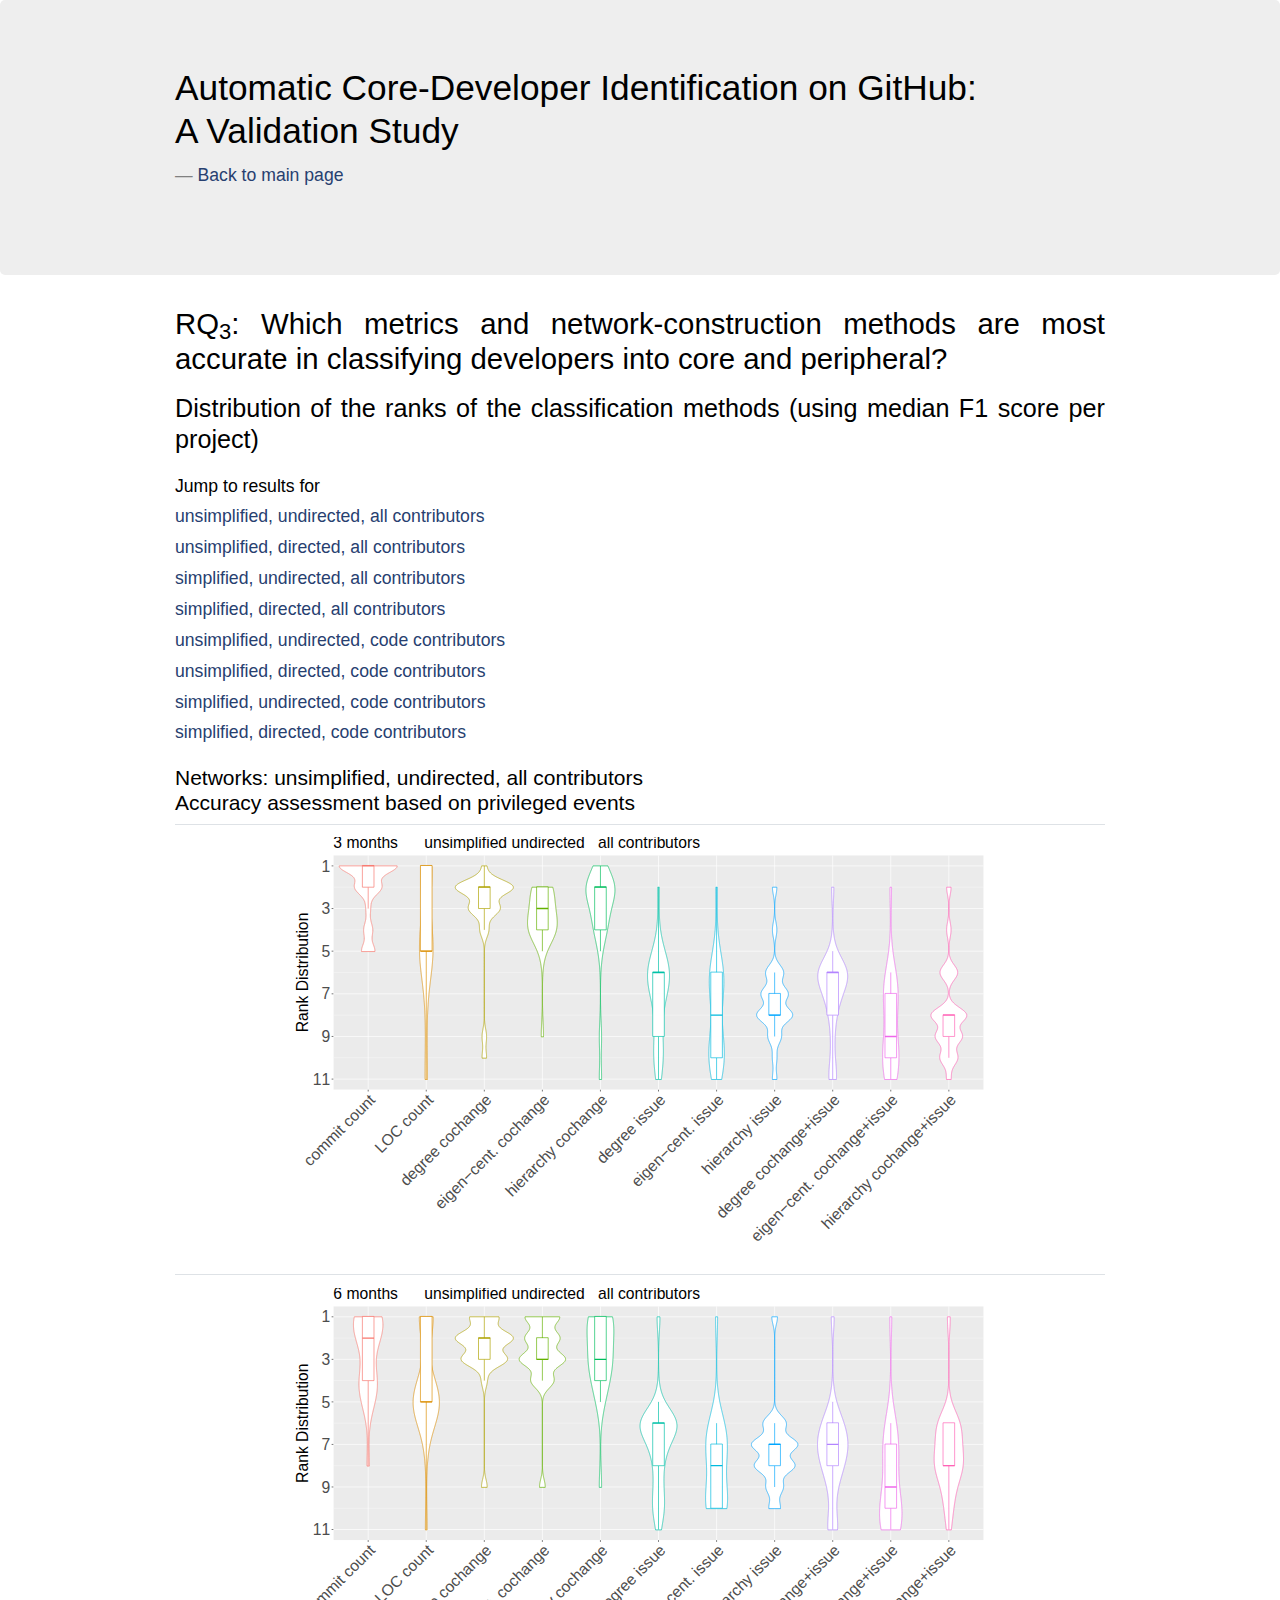
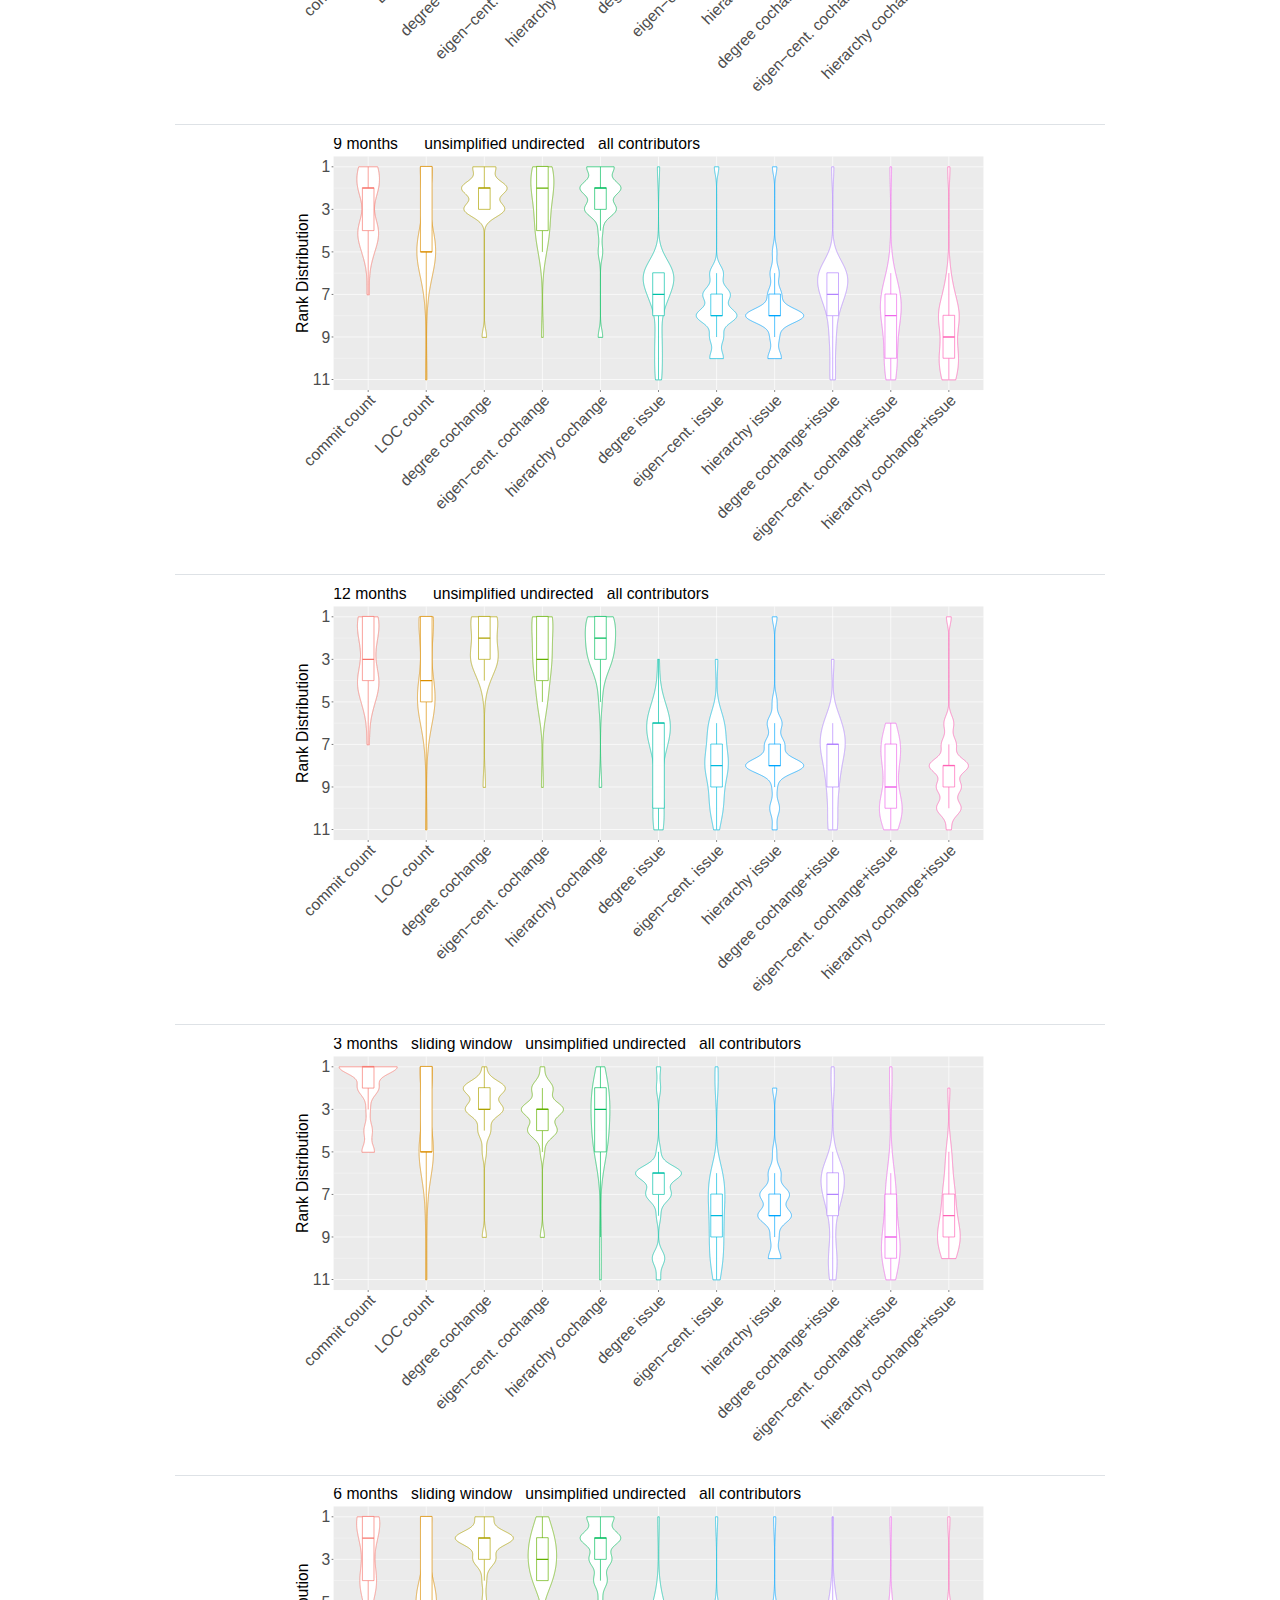
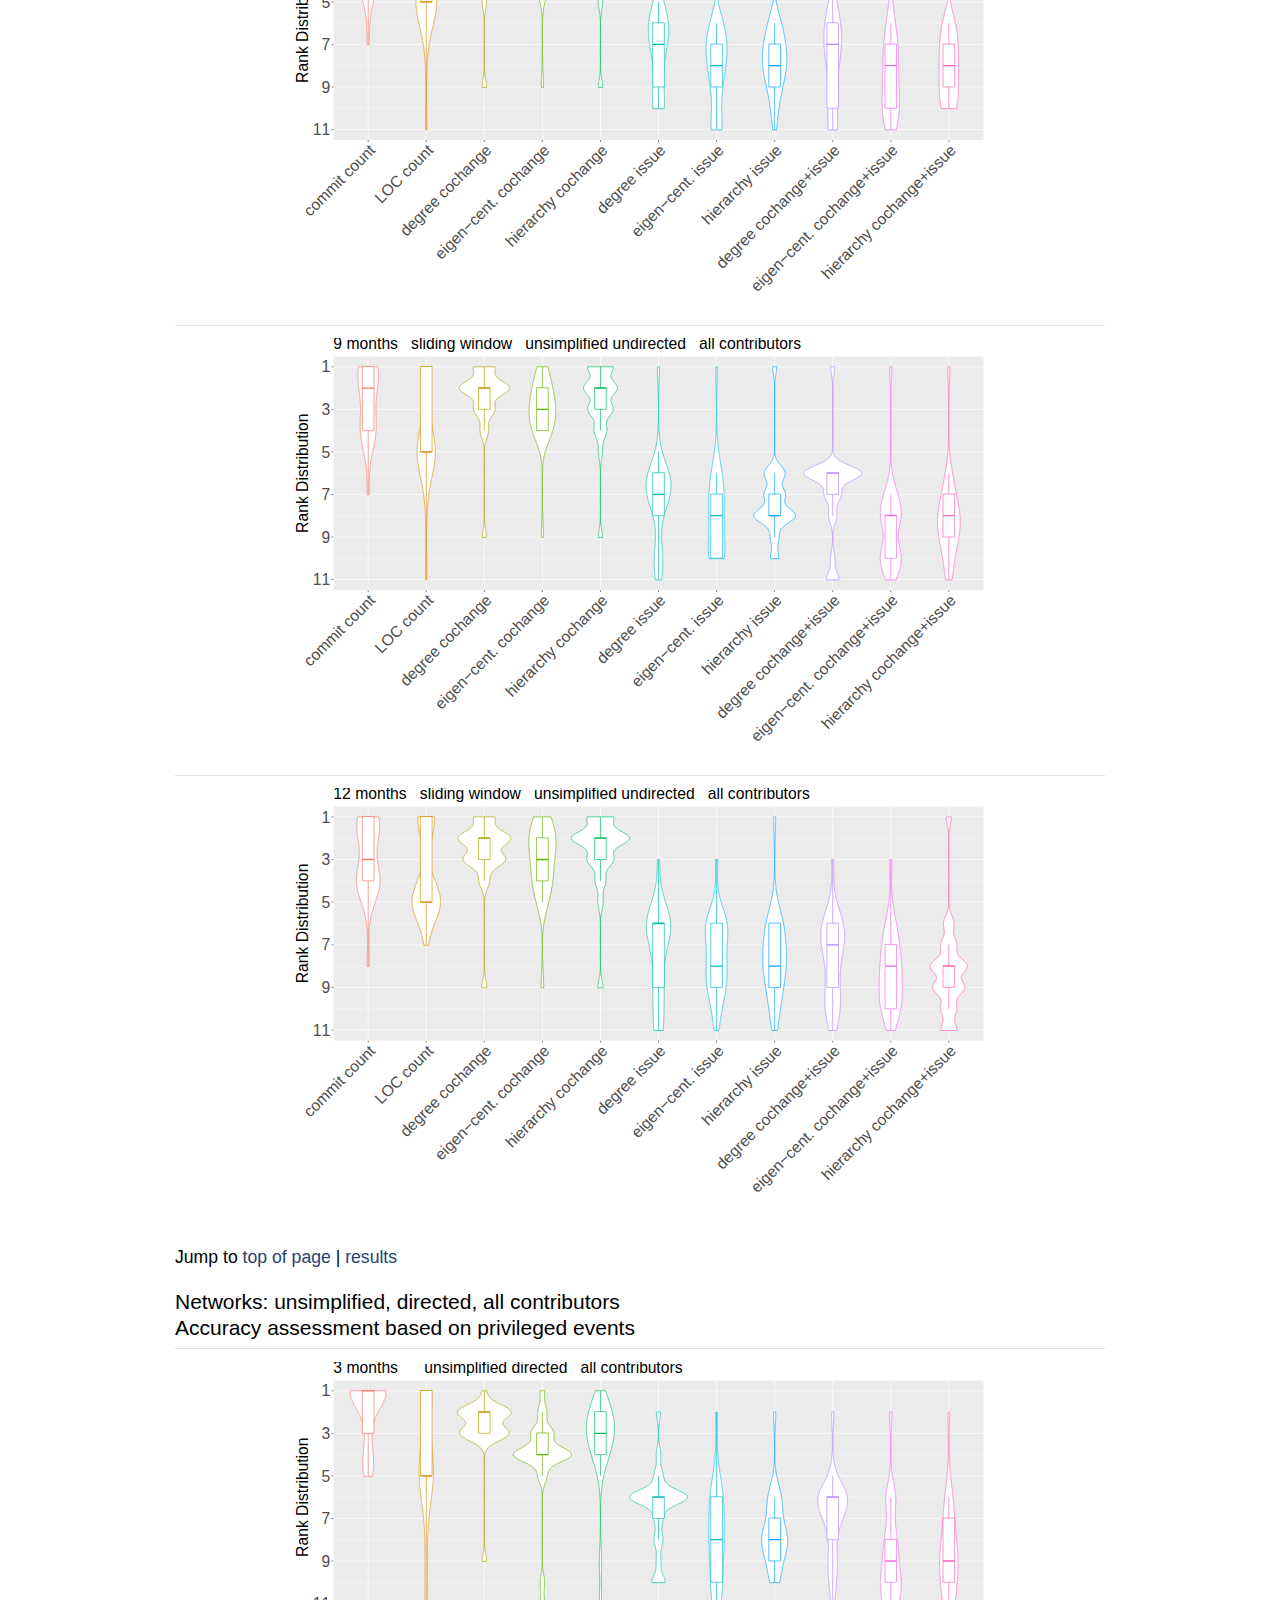
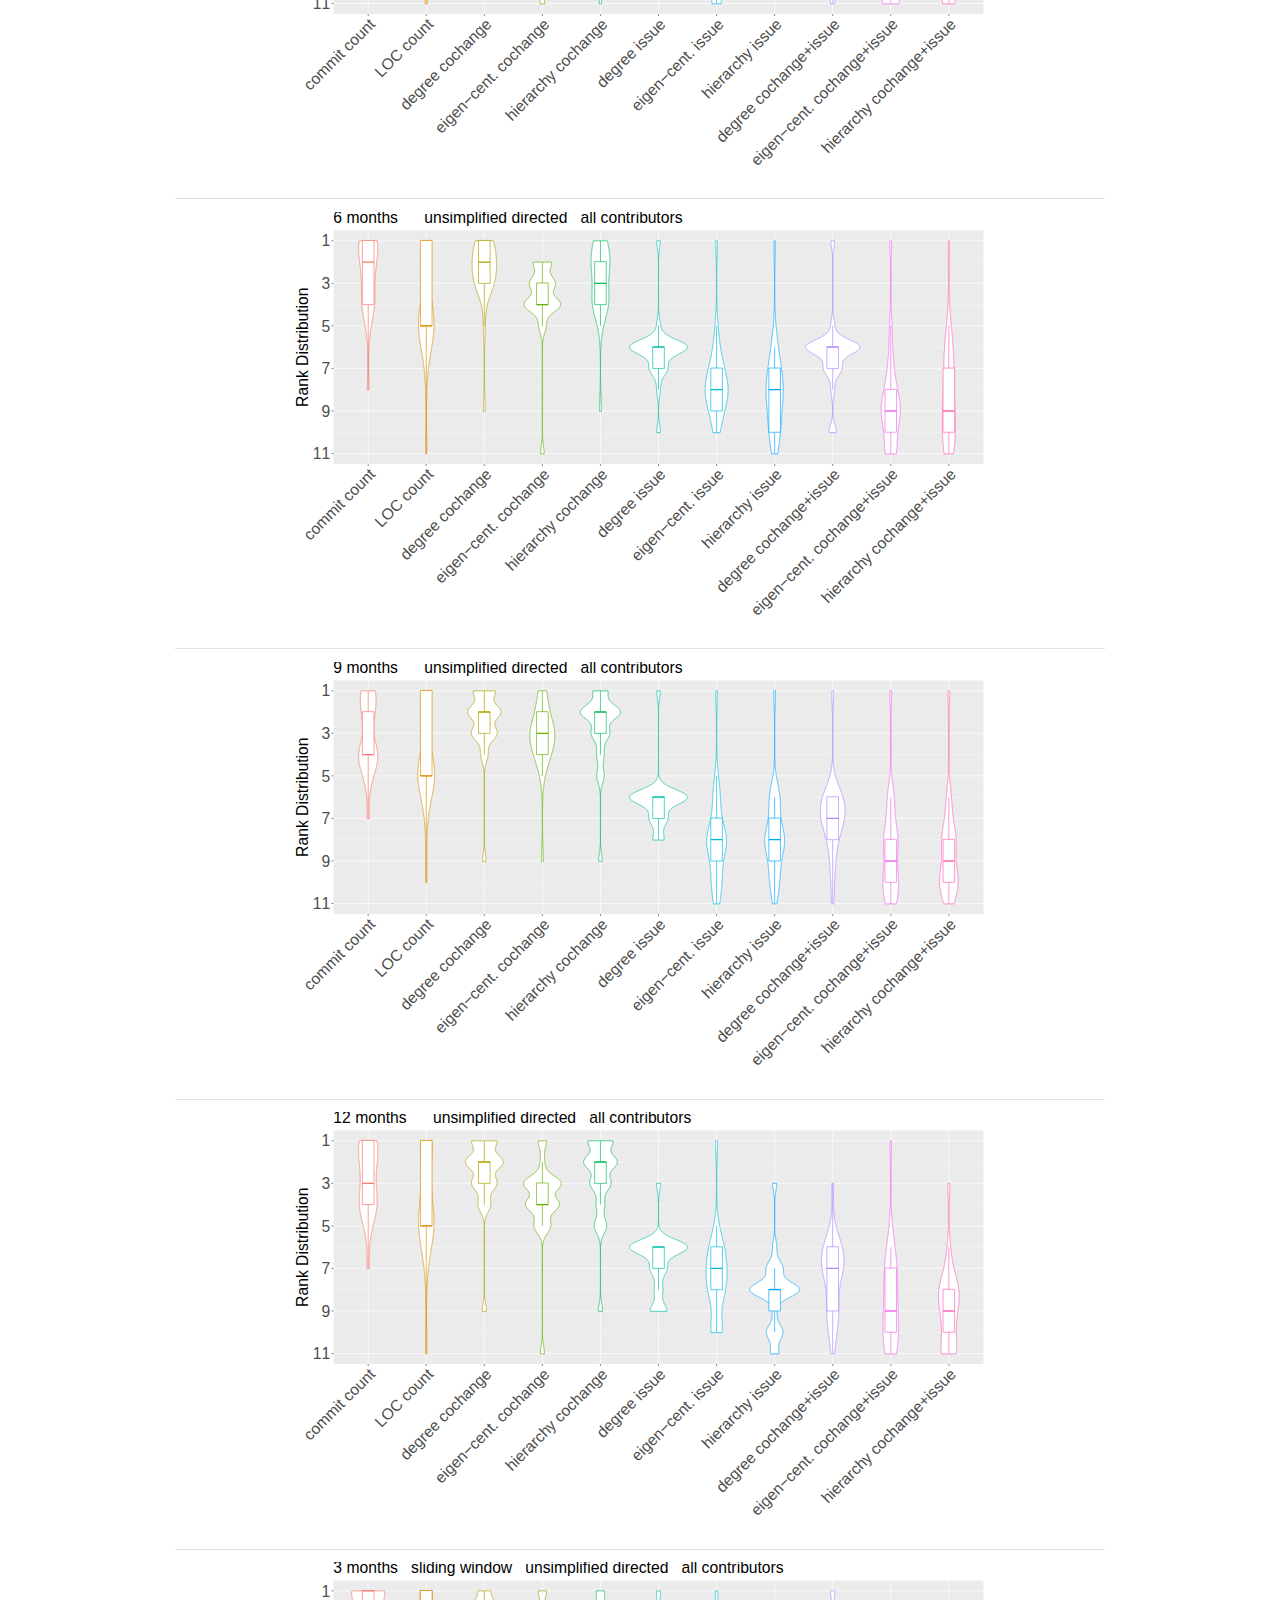
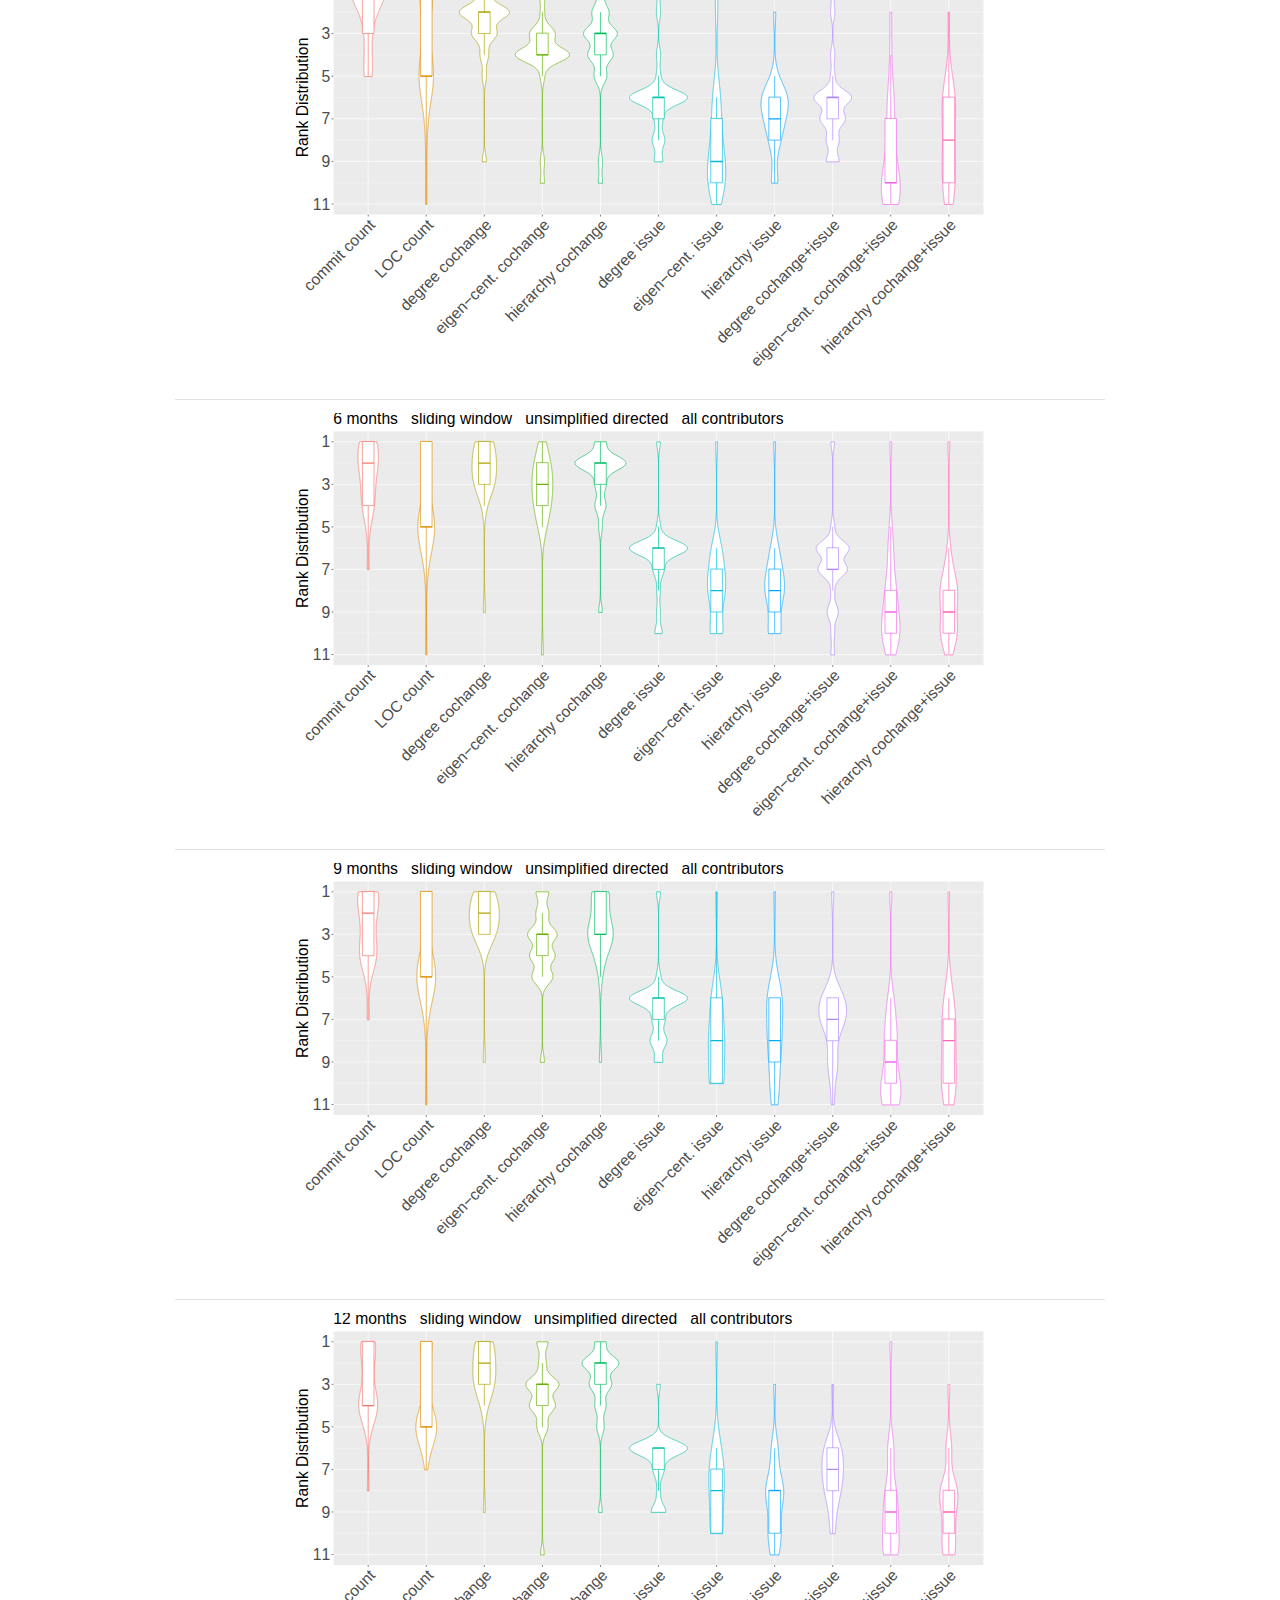
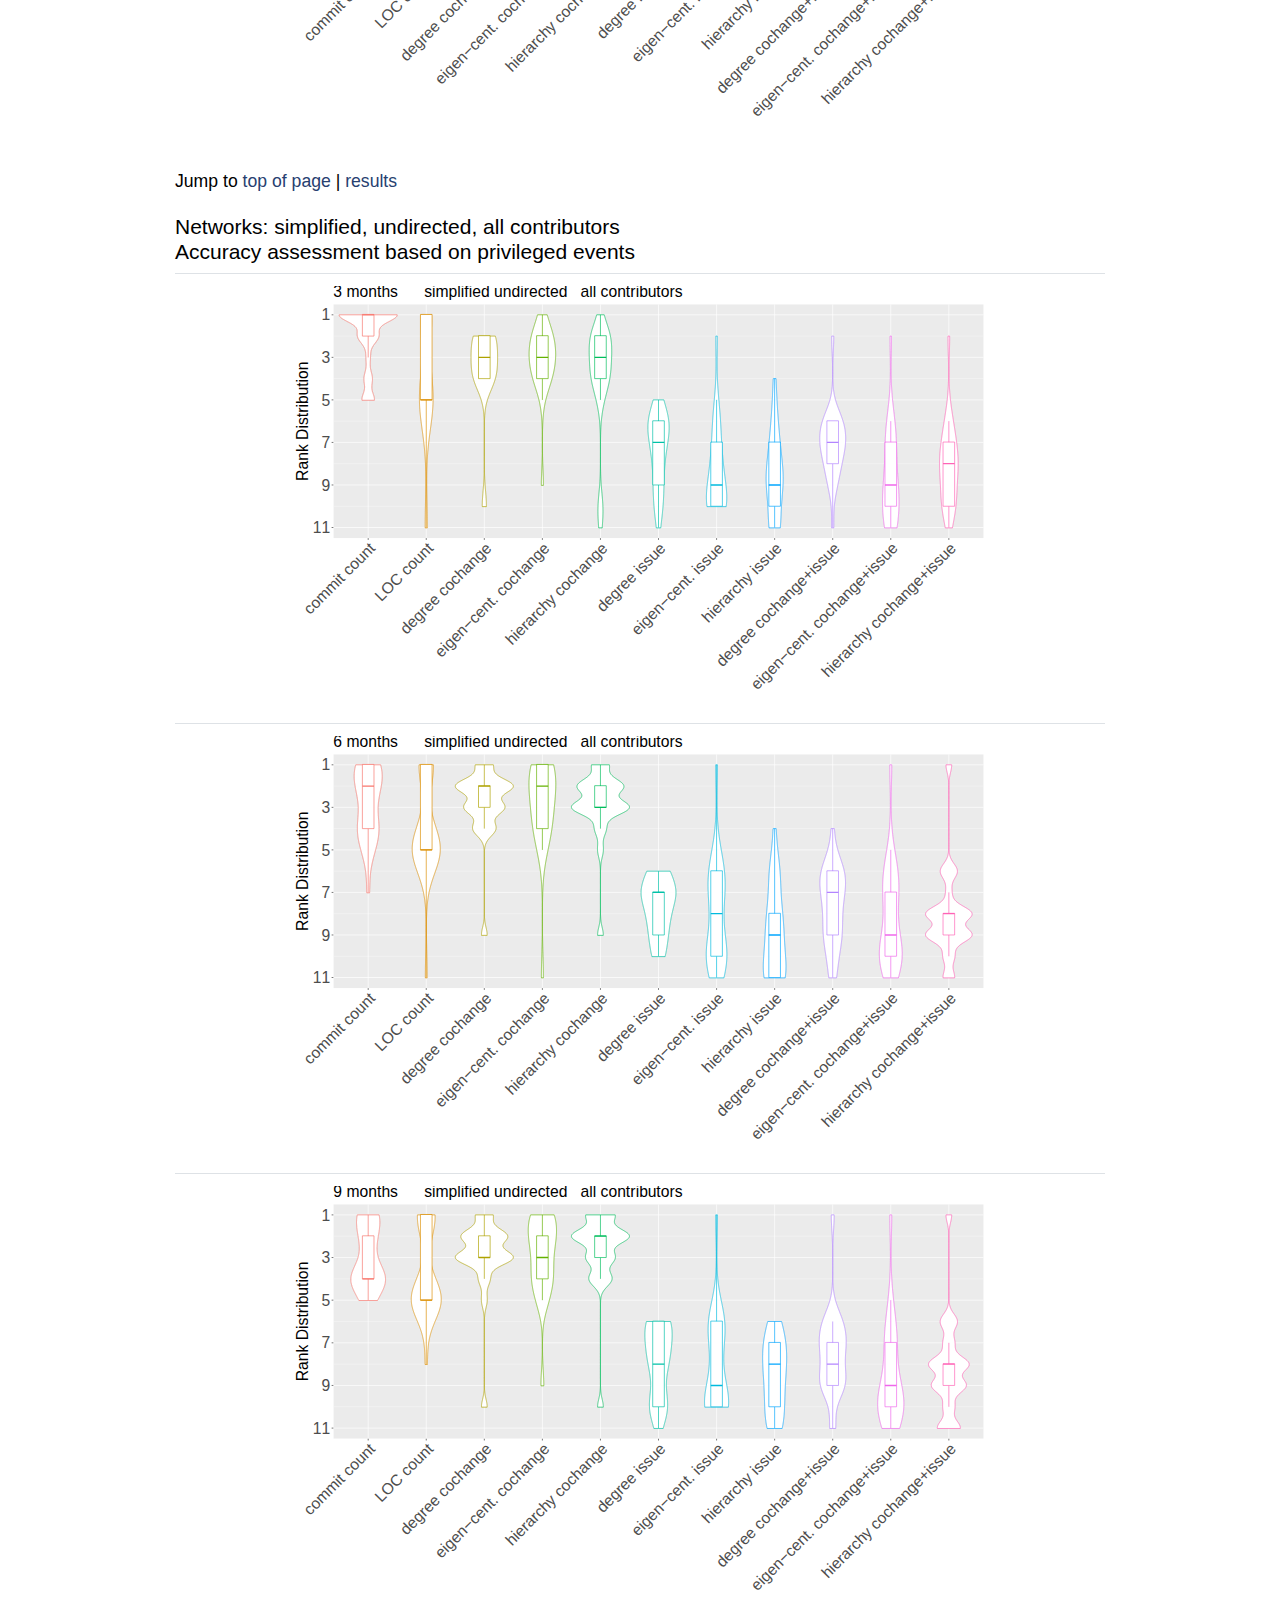
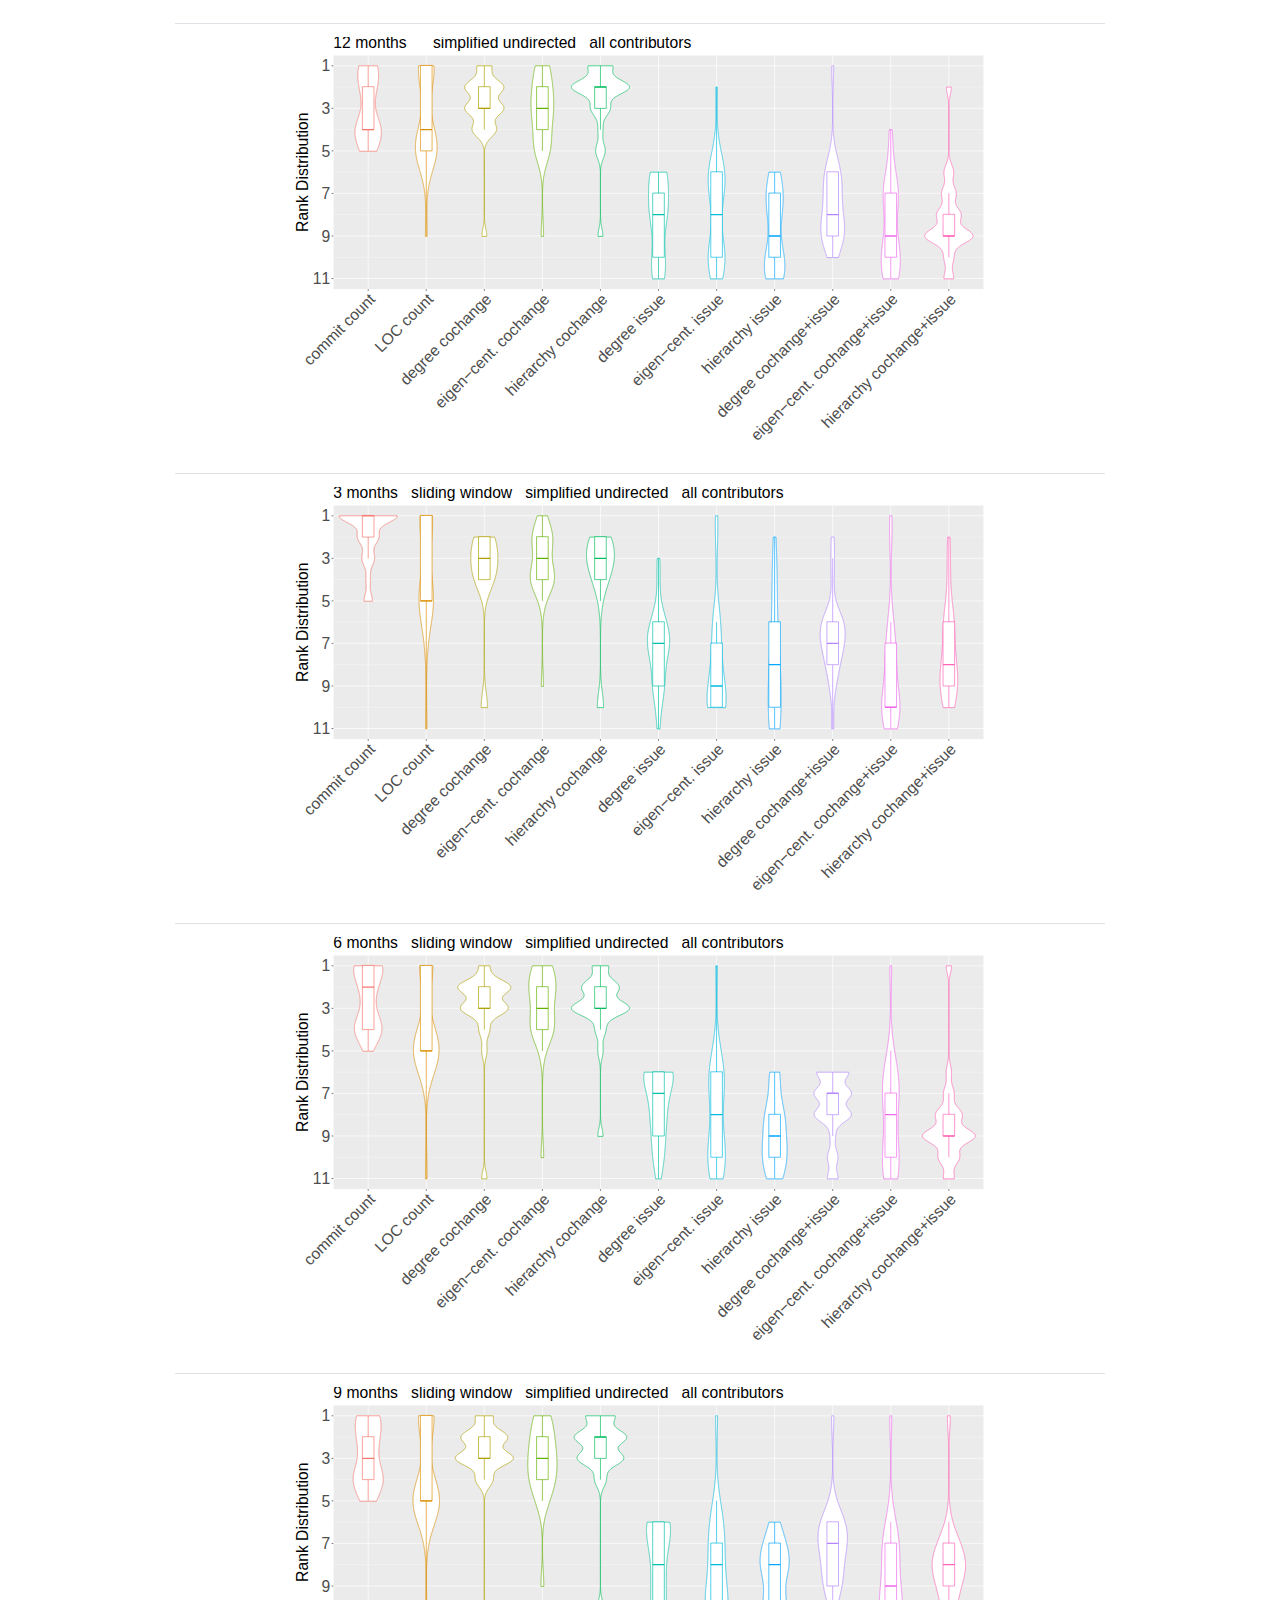
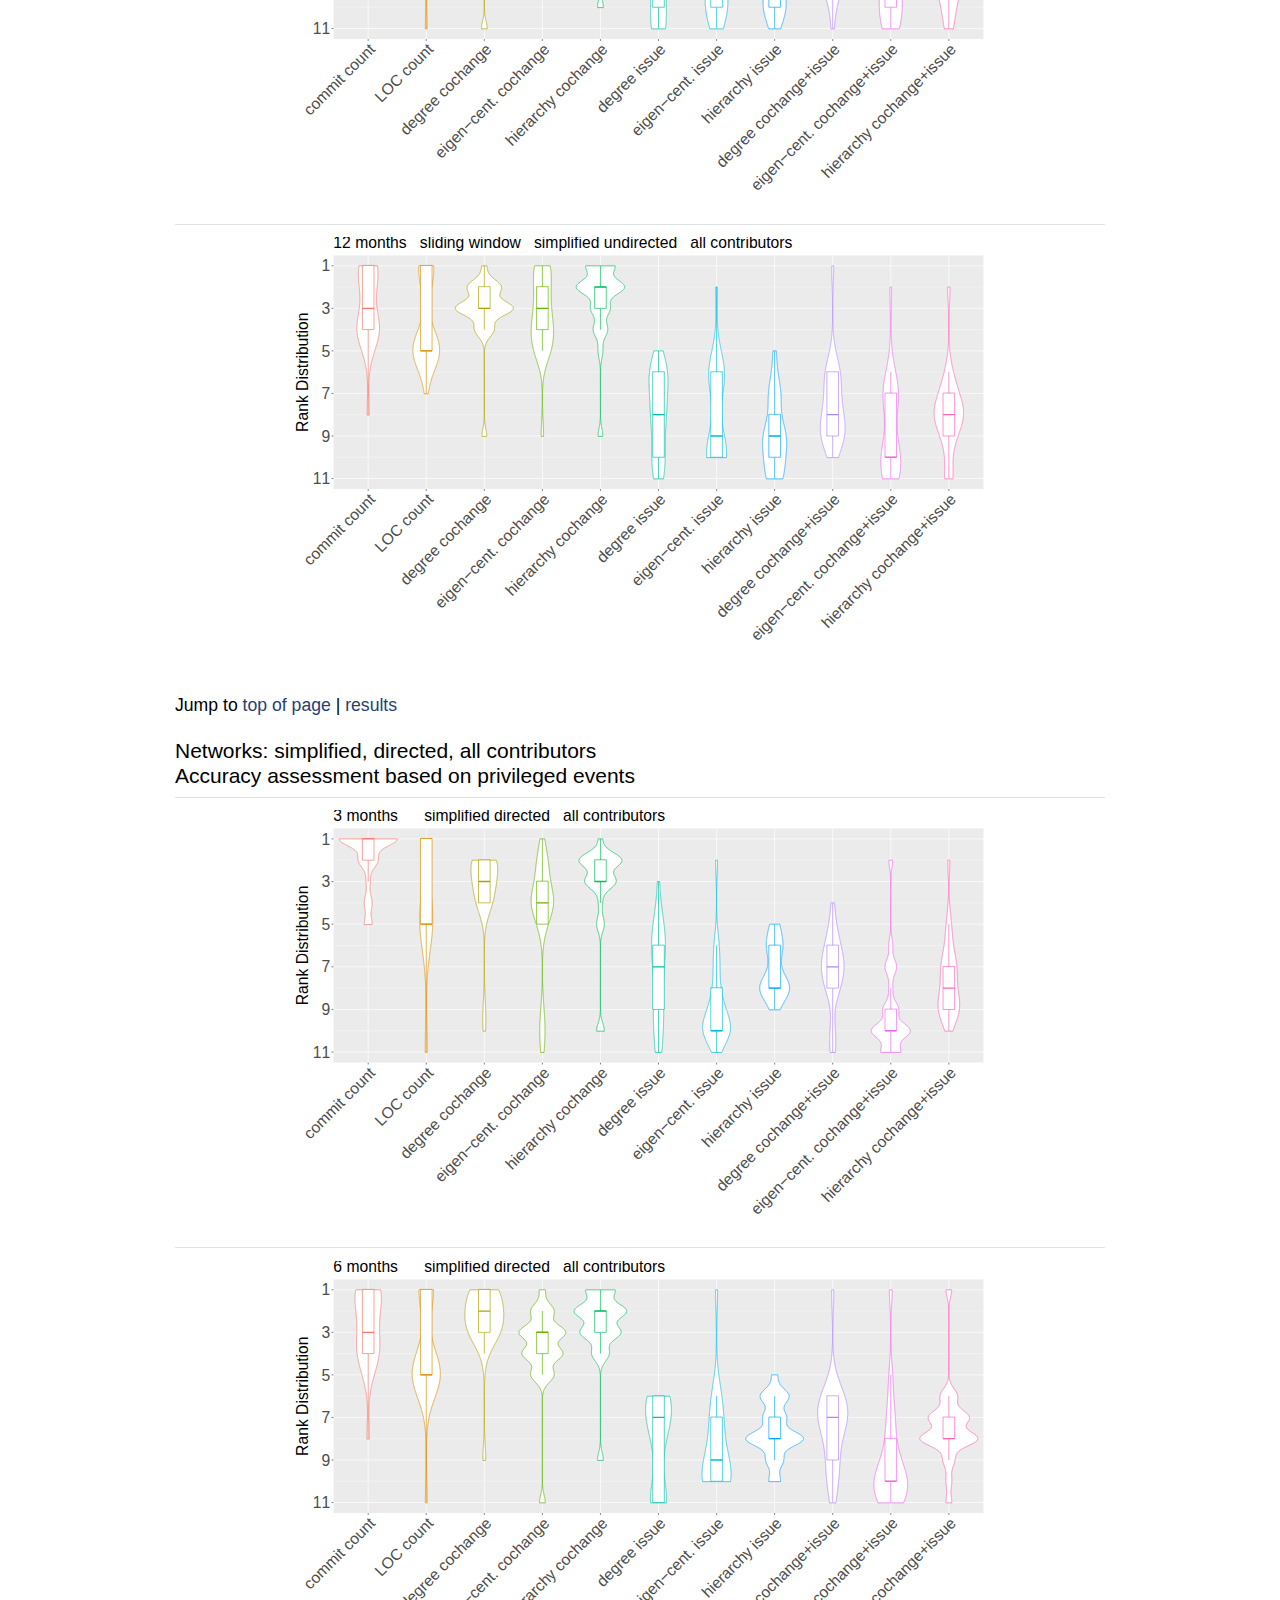
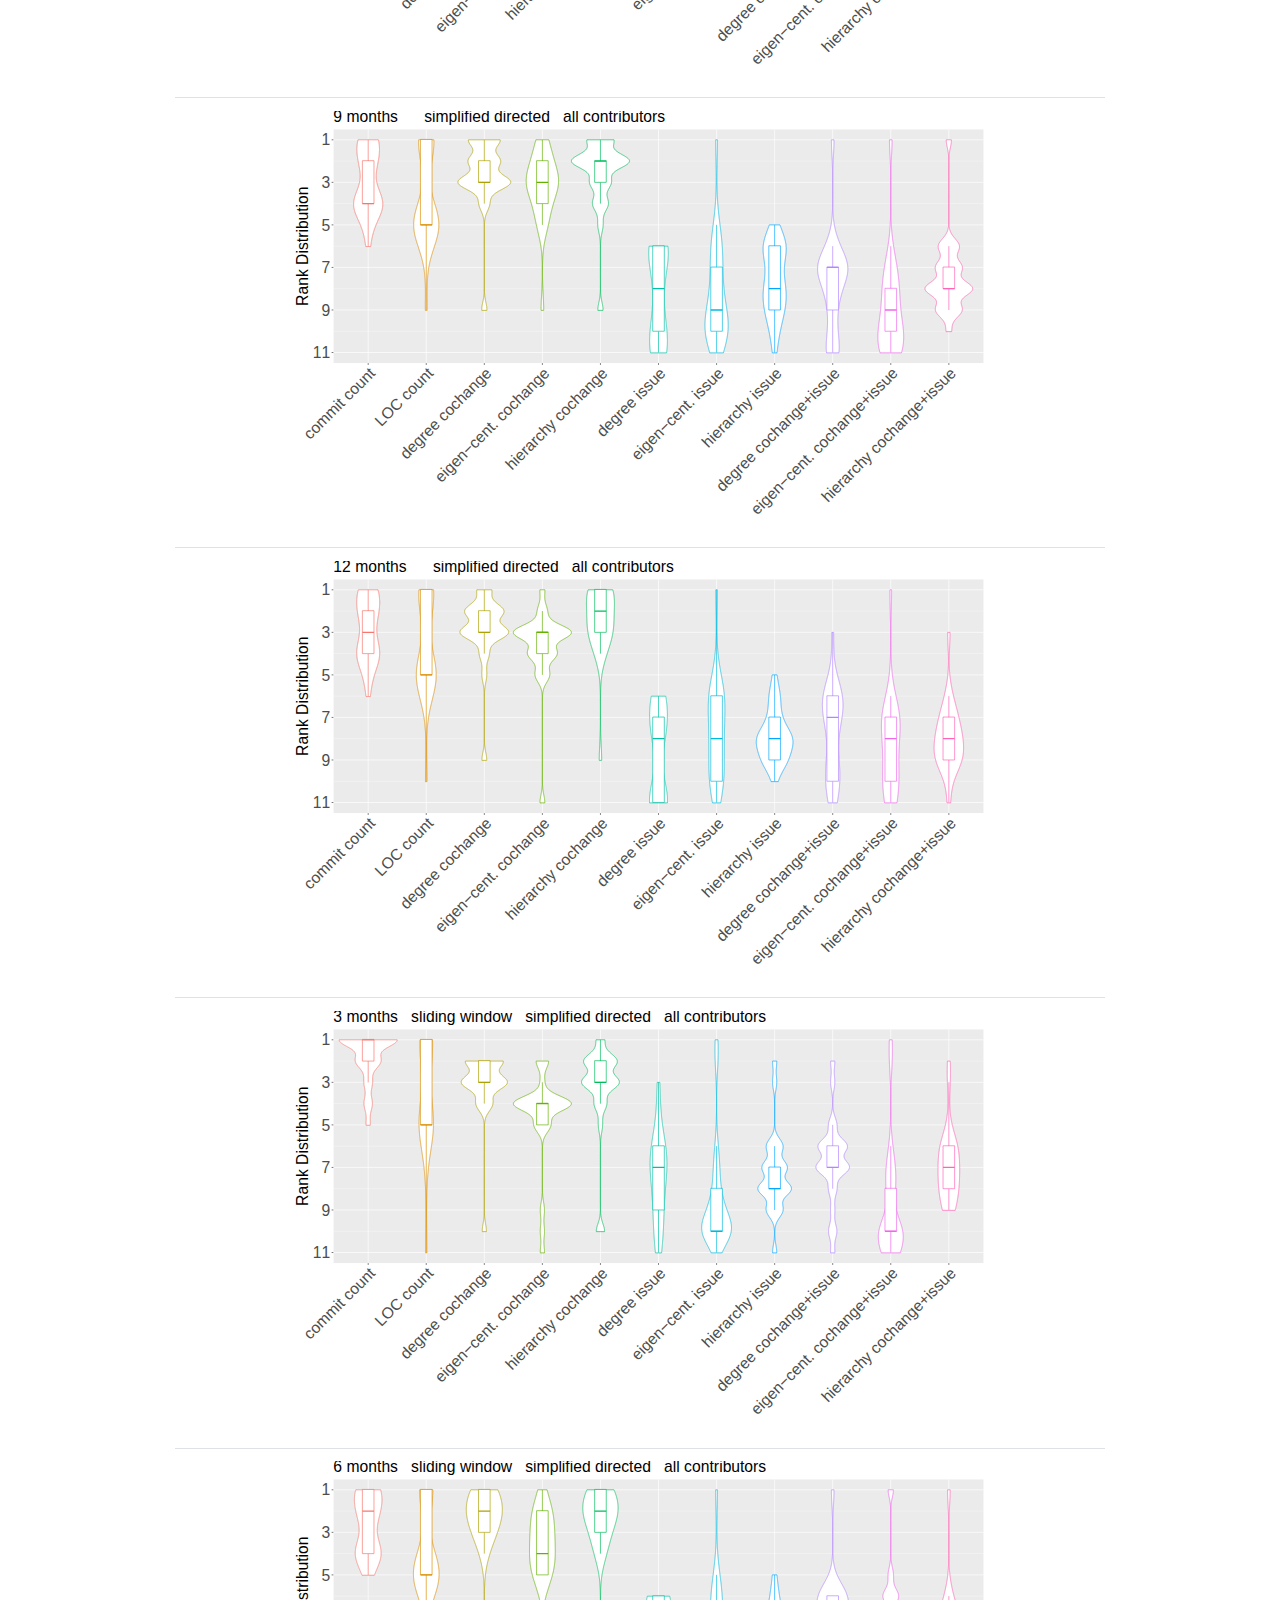
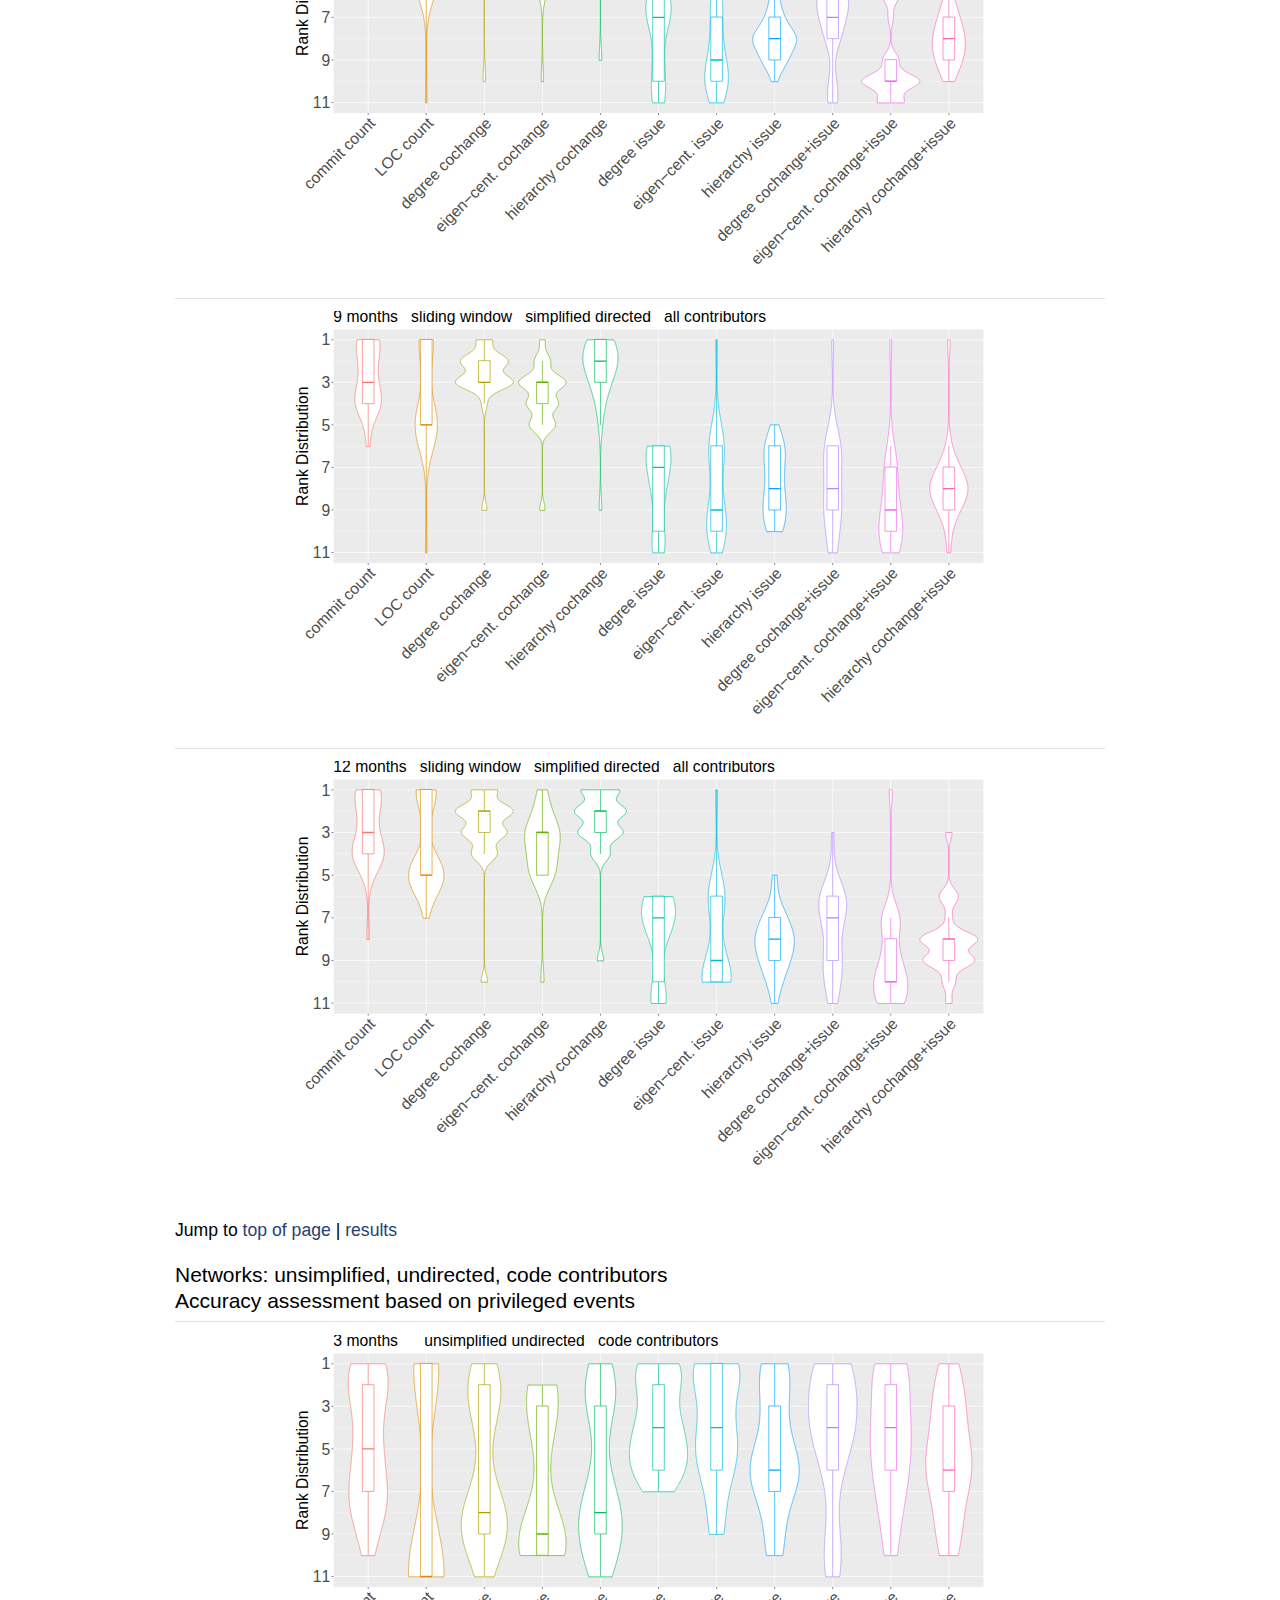
<file: results-rq3-rankdist-privileged.html>
<!DOCTYPE html>
<html lang="en">
<head>
    <meta charset="utf-8">

    <meta name="viewport" content="width=device-width, initial-scale=1">
    <meta http-equiv="X-UA-Compatible" content="IE=edge">

    <title>Automatic Core-Developer Identification on GitHub: A Validation Study</title>

    <link href="./bootstrap/css/bootstrap-reboot.min.css" rel="stylesheet" type="text/css">
    <link href="./bootstrap/css/bootstrap-grid.min.css" rel="stylesheet" type="text/css">
    <link href="./bootstrap/css/bootstrap.min.css" rel="stylesheet" type="text/css">
    <link href="./bootstrap/css/ekko-lightbox.min.css" rel="stylesheet" type="text/css">

    <link rel="stylesheet" href="./bootstrap/css/custom.css" media="screen">
    <link rel="stylesheet" href="./bootstrap/css/pygment.css" media="screen">

</head>
<body class="pt-0">

<header class="jumbotron">
    <div class="container">

        <h1>
            Automatic Core-Developer Identification on GitHub:<br> A Validation Study<br>
        </h1>
        <p class="paper-venue">
            &mdash; <a href="./index.html">Back to main page</a>
        </p>

    </div>
</header>

<main class="container">
    <br>
        <header>
            <h3 id="results" style="hyphens: none;">RQ<sub>3</sub>: Which metrics and network-construction methods are most accurate in classifying developers into core and peripheral?</h3>
        </header>
        <div> <p></p>
            <h4 id="#results-classification-methods" style="hyphens: none;">Distribution of the ranks of the classification methods (using median F1 score per project)</h4>
<p></p>Jump to results for <br> <a href="#results-classification-methods-unsimplified-undirected-allcontributors-privileged">unsimplified, undirected, all contributors</a> <br>
                           <a href="#results-classification-methods-unsimplified-directed-allcontributors-privileged" >unsimplified, directed, all contributors</a> <br>
                           <a href="#results-classification-methods-simplified-undirected-allcontributors-privileged" >simplified, undirected, all contributors</a> <br>
                           <a href="#results-classification-methods-simplified-directed-allcontributors-privileged" >simplified, directed, all contributors</a> <br>
                           <a href="#results-classification-methods-unsimplified-undirected-codecontributors-privileged" >unsimplified, undirected, code contributors</a> <br>
                           <a href="#results-classification-methods-unsimplified-directed-codecontributors-privileged" >unsimplified, directed, code contributors</a> <br>
                           <a href="#results-classification-methods-simplified-undirected-codecontributors-privileged" >simplified, undirected, code contributors</a> <br>
                           <a href="#results-classification-methods-simplified-directed-codecontributors-privileged" >simplified, directed, code contributors</a> </p>

        </div>

<!-- ----------------------------------------------------------------------------------------------- -->

<h5 id="results-classification-methods-unsimplified-undirected-allcontributors-privileged"><span>Networks: unsimplified, undirected, all contributors <br>Accuracy assessment based on privileged events</span></h5>

<table class="table figures" style="text-align: right;">
    <tbody>
    <tr>
        <td class="text-left">
            <figure class="text-center">
                <img class="resize" class="resize" src="results/global/overall-plots/3months/GT-issues/ComparisonSet-CoreClassification/allProjects_FF_GT-issues_ComparisonSet-CoreClassification_distribution-rankings-accross-all-projects_3months.svg" alt="rank-distributions-unsimplified-undirected-allcontributors-privileged-3months" class="img-responsive center-block">
            </figure>
        </td>
    </tr>
    <tr>
        <td class="text-left">
            <figure class="text-center">
                <img class="resize" src="results/global/overall-plots/6months/GT-issues/ComparisonSet-CoreClassification/allProjects_FF_GT-issues_ComparisonSet-CoreClassification_distribution-rankings-accross-all-projects_6months.svg" alt="rank-distributions-unsimplified-undirected-allcontributors-privileged-6months" class="img-responsive center-block">
            </figure>
        </td>
    </tr>
    <tr>
        <td class="text-left">
            <figure class="text-center">
                <img class="resize" src="results/global/overall-plots/9months/GT-issues/ComparisonSet-CoreClassification/allProjects_FF_GT-issues_ComparisonSet-CoreClassification_distribution-rankings-accross-all-projects_9months.svg" alt="rank-distributions-unsimplified-undirected-allcontributors-privileged-9months" class="img-responsive center-block">
            </figure>
        </td>
    </tr>
        <tr>
        <td class="text-left">
            <figure class="text-center">
                <img class="resize" src="results/global/overall-plots/12months/GT-issues/ComparisonSet-CoreClassification/allProjects_FF_GT-issues_ComparisonSet-CoreClassification_distribution-rankings-accross-all-projects_12months.svg" alt="rank-distributions-unsimplified-undirected-allcontributors-privileged-12months" class="img-responsive center-block">
            </figure>
        </td>
    </tr>
        <tr>
        <td class="text-left">
            <figure class="text-center">
                <img class="resize" src="results/global/overall-plots/3months_slidingWindow/GT-issues/ComparisonSet-CoreClassification/allProjects_FF_GT-issues_ComparisonSet-CoreClassification_distribution-rankings-accross-all-projects_3months_slidingWindow.svg" alt="rank-distributions-unsimplified-undirected-allcontributors-privileged-3months-sliding" class="img-responsive center-block">
            </figure>
        </td>
    </tr>
    <tr>
        <td class="text-left">
            <figure class="text-center">
                <img class="resize" src="results/global/overall-plots/6months_slidingWindow/GT-issues/ComparisonSet-CoreClassification/allProjects_FF_GT-issues_ComparisonSet-CoreClassification_distribution-rankings-accross-all-projects_6months_slidingWindow.svg" alt="rank-distributions-unsimplified-undirected-allcontributors-privileged-6months-sliding" class="img-responsive center-block">
            </figure>
        </td>
    </tr>
    <tr>
        <td class="text-left">
            <figure class="text-center">
                <img class="resize" src="results/global/overall-plots/9months_slidingWindow/GT-issues/ComparisonSet-CoreClassification/allProjects_FF_GT-issues_ComparisonSet-CoreClassification_distribution-rankings-accross-all-projects_9months_slidingWindow.svg" alt="rank-distributions-unsimplified-undirected-allcontributors-privileged-9months-sliding" class="img-responsive center-block">
            </figure>
        </td>
    </tr>
        <tr>
        <td class="text-left">
            <figure class="text-center">
                <img class="resize" src="results/global/overall-plots/12months_slidingWindow/GT-issues/ComparisonSet-CoreClassification/allProjects_FF_GT-issues_ComparisonSet-CoreClassification_distribution-rankings-accross-all-projects_12months_slidingWindow.svg" alt="rank-distributions-unsimplified-undirected-allcontributors-privileged-12months-sliding" class="img-responsive center-block">
            </figure>
        </td>
    </tr>
</tbody></table>

<p></p>Jump to <a href="#results">top of page</a> |
               <a href="./index.html#results">results</a> <br><p></p>


<!-- ----------------------------------------------------------------------------------------------- -->

<h5 id="results-classification-methods-unsimplified-directed-allcontributors-privileged"><span>Networks: unsimplified, directed, all contributors <br>Accuracy assessment based on privileged events</span></h5>

<table class="table figures" style="text-align: right;">
    <tbody>
    <tr>
        <td class="text-left">
            <figure class="text-center">
                <img class="resize" src="results/global/overall-plots/3months/GT-issues/ComparisonSet-CoreClassification/allProjects_FT_GT-issues_ComparisonSet-CoreClassification_distribution-rankings-accross-all-projects_3months.svg" alt="rank-distributions-unsimplified-directed-allcontributors-privileged-3months" class="img-responsive center-block">
            </figure>
        </td>
    </tr>
    <tr>
        <td class="text-left">
            <figure class="text-center">
                <img class="resize" src="results/global/overall-plots/6months/GT-issues/ComparisonSet-CoreClassification/allProjects_FT_GT-issues_ComparisonSet-CoreClassification_distribution-rankings-accross-all-projects_6months.svg" alt="rank-distributions-unsimplified-directed-allcontributors-privileged-6months" class="img-responsive center-block">
            </figure>
        </td>
    </tr>
    <tr>
        <td class="text-left">
            <figure class="text-center">
                <img class="resize" src="results/global/overall-plots/9months/GT-issues/ComparisonSet-CoreClassification/allProjects_FT_GT-issues_ComparisonSet-CoreClassification_distribution-rankings-accross-all-projects_9months.svg" alt="rank-distributions-unsimplified-directed-allcontributors-privileged-9months" class="img-responsive center-block">
            </figure>
        </td>
    </tr>
        <tr>
        <td class="text-left">
            <figure class="text-center">
                <img class="resize" src="results/global/overall-plots/12months/GT-issues/ComparisonSet-CoreClassification/allProjects_FT_GT-issues_ComparisonSet-CoreClassification_distribution-rankings-accross-all-projects_12months.svg" alt="rank-distributions-unsimplified-directed-allcontributors-privileged-12months" class="img-responsive center-block">
            </figure>
        </td>
    </tr>
        <tr>
        <td class="text-left">
            <figure class="text-center">
                <img class="resize" src="results/global/overall-plots/3months_slidingWindow/GT-issues/ComparisonSet-CoreClassification/allProjects_FT_GT-issues_ComparisonSet-CoreClassification_distribution-rankings-accross-all-projects_3months_slidingWindow.svg" alt="rank-distributions-unsimplified-directed-allcontributors-privileged-3months-sliding" class="img-responsive center-block">
            </figure>
        </td>
    </tr>
    <tr>
        <td class="text-left">
            <figure class="text-center">
                <img class="resize" src="results/global/overall-plots/6months_slidingWindow/GT-issues/ComparisonSet-CoreClassification/allProjects_FT_GT-issues_ComparisonSet-CoreClassification_distribution-rankings-accross-all-projects_6months_slidingWindow.svg" alt="rank-distributions-unsimplified-directed-allcontributors-privileged-6months-sliding" class="img-responsive center-block">
            </figure>
        </td>
    </tr>
    <tr>
        <td class="text-left">
            <figure class="text-center">
                <img class="resize" src="results/global/overall-plots/9months_slidingWindow/GT-issues/ComparisonSet-CoreClassification/allProjects_FT_GT-issues_ComparisonSet-CoreClassification_distribution-rankings-accross-all-projects_9months_slidingWindow.svg" alt="rank-distributions-unsimplified-directed-allcontributors-privileged-9months-sliding" class="img-responsive center-block">
            </figure>
        </td>
    </tr>
        <tr>
        <td class="text-left">
            <figure class="text-center">
                <img class="resize" src="results/global/overall-plots/12months_slidingWindow/GT-issues/ComparisonSet-CoreClassification/allProjects_FT_GT-issues_ComparisonSet-CoreClassification_distribution-rankings-accross-all-projects_12months_slidingWindow.svg" alt="rank-distributions-unsimplified-directed-allcontributors-privileged-12months-sliding" class="img-responsive center-block">
            </figure>
        </td>
    </tr>
</tbody></table>

<p></p>Jump to <a href="#results">top of page</a> |
               <a href="./index.html#results">results</a> <br><p></p>

<!-- ----------------------------------------------------------------------------------------------- -->

<h5 id="results-classification-methods-simplified-undirected-allcontributors-privileged"><span>Networks: simplified, undirected, all contributors <br>Accuracy assessment based on privileged events</span></h5>

<table class="table figures" style="text-align: right;">
    <tbody>
    <tr>
        <td class="text-left">
            <figure class="text-center">
                <img class="resize" src="results/globalWithSimplification/overall-plots/3months/GT-issues/ComparisonSet-CoreClassification/allProjects_TF_GT-issues_ComparisonSet-CoreClassification_distribution-rankings-accross-all-projects_3months.svg" alt="rank-distributions-simplified-undirected-allcontributors-privileged-3months" class="img-responsive center-block">
            </figure>
        </td>
    </tr>
    <tr>
        <td class="text-left">
            <figure class="text-center">
                <img class="resize" src="results/globalWithSimplification/overall-plots/6months/GT-issues/ComparisonSet-CoreClassification/allProjects_TF_GT-issues_ComparisonSet-CoreClassification_distribution-rankings-accross-all-projects_6months.svg" alt="rank-distributions-simplified-undirected-allcontributors-privileged-6months" class="img-responsive center-block">
            </figure>
        </td>
    </tr>
    <tr>
        <td class="text-left">
            <figure class="text-center">
                <img class="resize" src="results/globalWithSimplification/overall-plots/9months/GT-issues/ComparisonSet-CoreClassification/allProjects_TF_GT-issues_ComparisonSet-CoreClassification_distribution-rankings-accross-all-projects_9months.svg" alt="rank-distributions-simplified-undirected-allcontributors-privileged-9months" class="img-responsive center-block">
            </figure>
        </td>
    </tr>
        <tr>
        <td class="text-left">
            <figure class="text-center">
                <img class="resize" src="results/globalWithSimplification/overall-plots/12months/GT-issues/ComparisonSet-CoreClassification/allProjects_TF_GT-issues_ComparisonSet-CoreClassification_distribution-rankings-accross-all-projects_12months.svg" alt="rank-distributions-simplified-undirected-allcontributors-privileged-12months" class="img-responsive center-block">
            </figure>
        </td>
    </tr>
        <tr>
        <td class="text-left">
            <figure class="text-center">
                <img class="resize" src="results/globalWithSimplification/overall-plots/3months_slidingWindow/GT-issues/ComparisonSet-CoreClassification/allProjects_TF_GT-issues_ComparisonSet-CoreClassification_distribution-rankings-accross-all-projects_3months_slidingWindow.svg" alt="rank-distributions-simplified-undirected-allcontributors-privileged-3months-sliding" class="img-responsive center-block">
            </figure>
        </td>
    </tr>
    <tr>
        <td class="text-left">
            <figure class="text-center">
                <img class="resize" src="results/globalWithSimplification/overall-plots/6months_slidingWindow/GT-issues/ComparisonSet-CoreClassification/allProjects_TF_GT-issues_ComparisonSet-CoreClassification_distribution-rankings-accross-all-projects_6months_slidingWindow.svg" alt="rank-distributions-simplified-undirected-allcontributors-privileged-6months-sliding" class="img-responsive center-block">
            </figure>
        </td>
    </tr>
    <tr>
        <td class="text-left">
            <figure class="text-center">
                <img class="resize" src="results/globalWithSimplification/overall-plots/9months_slidingWindow/GT-issues/ComparisonSet-CoreClassification/allProjects_TF_GT-issues_ComparisonSet-CoreClassification_distribution-rankings-accross-all-projects_9months_slidingWindow.svg" alt="rank-distributions-simplified-undirected-allcontributors-privileged-9months-sliding" class="img-responsive center-block">
            </figure>
        </td>
    </tr>
        <tr>
        <td class="text-left">
            <figure class="text-center">
                <img class="resize" src="results/globalWithSimplification/overall-plots/12months_slidingWindow/GT-issues/ComparisonSet-CoreClassification/allProjects_TF_GT-issues_ComparisonSet-CoreClassification_distribution-rankings-accross-all-projects_12months_slidingWindow.svg" alt="rank-distributions-simplified-undirected-allcontributors-privileged-12months-sliding" class="img-responsive center-block">
            </figure>
        </td>
    </tr>
</tbody></table>

<p></p>Jump to <a href="#results">top of page</a> |
               <a href="./index.html#results">results</a> <br><p></p>

<!-- ----------------------------------------------------------------------------------------------- -->

<h5 id="results-classification-methods-simplified-directed-allcontributors-privileged"><span>Networks: simplified, directed, all contributors <br>Accuracy assessment based on privileged events</span></h5>

<table class="table figures" style="text-align: right;">
    <tbody>
    <tr>
        <td class="text-left">
            <figure class="text-center">
                <img class="resize" src="results/globalWithSimplification/overall-plots/3months/GT-issues/ComparisonSet-CoreClassification/allProjects_TT_GT-issues_ComparisonSet-CoreClassification_distribution-rankings-accross-all-projects_3months.svg" alt="rank-distributions-simplified-directed-allcontributors-privileged-3months" class="img-responsive center-block">
            </figure>
        </td>
    </tr>
    <tr>
        <td class="text-left">
            <figure class="text-center">
                <img class="resize" src="results/globalWithSimplification/overall-plots/6months/GT-issues/ComparisonSet-CoreClassification/allProjects_TT_GT-issues_ComparisonSet-CoreClassification_distribution-rankings-accross-all-projects_6months.svg" alt="rank-distributions-simplified-directed-allcontributors-privileged-6months" class="img-responsive center-block">
            </figure>
        </td>
    </tr>
    <tr>
        <td class="text-left">
            <figure class="text-center">
                <img class="resize" src="results/globalWithSimplification/overall-plots/9months/GT-issues/ComparisonSet-CoreClassification/allProjects_TT_GT-issues_ComparisonSet-CoreClassification_distribution-rankings-accross-all-projects_9months.svg" alt="rank-distributions-simplified-directed-allcontributors-privileged-9months" class="img-responsive center-block">
            </figure>
        </td>
    </tr>
        <tr>
        <td class="text-left">
            <figure class="text-center">
                <img class="resize" src="results/globalWithSimplification/overall-plots/12months/GT-issues/ComparisonSet-CoreClassification/allProjects_TT_GT-issues_ComparisonSet-CoreClassification_distribution-rankings-accross-all-projects_12months.svg" alt="rank-distributions-simplified-directed-allcontributors-privileged-12months" class="img-responsive center-block">
            </figure>
        </td>
    </tr>
        <tr>
        <td class="text-left">
            <figure class="text-center">
                <img class="resize" src="results/globalWithSimplification/overall-plots/3months_slidingWindow/GT-issues/ComparisonSet-CoreClassification/allProjects_TT_GT-issues_ComparisonSet-CoreClassification_distribution-rankings-accross-all-projects_3months_slidingWindow.svg" alt="rank-distributions-simplified-directed-allcontributors-privileged-3months-sliding" class="img-responsive center-block">
            </figure>
        </td>
    </tr>
    <tr>
        <td class="text-left">
            <figure class="text-center">
                <img class="resize" src="results/globalWithSimplification/overall-plots/6months_slidingWindow/GT-issues/ComparisonSet-CoreClassification/allProjects_TT_GT-issues_ComparisonSet-CoreClassification_distribution-rankings-accross-all-projects_6months_slidingWindow.svg" alt="rank-distributions-simplified-directed-allcontributors-privileged-6months-sliding" class="img-responsive center-block">
            </figure>
        </td>
    </tr>
    <tr>
        <td class="text-left">
            <figure class="text-center">
                <img class="resize" src="results/globalWithSimplification/overall-plots/9months_slidingWindow/GT-issues/ComparisonSet-CoreClassification/allProjects_TT_GT-issues_ComparisonSet-CoreClassification_distribution-rankings-accross-all-projects_9months_slidingWindow.svg" alt="rank-distributions-simplified-directed-allcontributors-privileged-9months-sliding" class="img-responsive center-block">
            </figure>
        </td>
    </tr>
        <tr>
        <td class="text-left">
            <figure class="text-center">
                <img class="resize" src="results/globalWithSimplification/overall-plots/12months_slidingWindow/GT-issues/ComparisonSet-CoreClassification/allProjects_TT_GT-issues_ComparisonSet-CoreClassification_distribution-rankings-accross-all-projects_12months_slidingWindow.svg" alt="rank-distributions-simplified-directed-allcontributors-privileged-12months-sliding" class="img-responsive center-block">
            </figure>
        </td>
    </tr>
</tbody></table>

<p></p>Jump to <a href="#results">top of page</a> |
               <a href="./index.html#results">results</a> <br><p></p>

<!-- ------------------above: all contributors. below: code contributors---------------------------- -->

<!-- ----------------------------------------------------------------------------------------------- -->

<h5 id="results-classification-methods-unsimplified-undirected-codecontributors-privileged"><span>Networks: unsimplified, undirected, code contributors <br>Accuracy assessment based on privileged events</span></h5>

<table class="table figures" style="text-align: right;">
    <tbody>
    <tr>
        <td class="text-left">
            <figure class="text-center">
                <img class="resize" src="results/global/overall-plots/3months_onlyPreviousContributors/GT-issues/ComparisonSet-CoreClassification/allProjects_FF_GT-issues_ComparisonSet-CoreClassification_distribution-rankings-accross-all-projects_3months_onlyPreviousContributors.svg" alt="rank-distributions-unsimplified-undirected-codecontributors-privileged-3months" class="img-responsive center-block">
            </figure>
        </td>
    </tr>
    <tr>
        <td class="text-left">
            <figure class="text-center">
                <img class="resize" src="results/global/overall-plots/6months_onlyPreviousContributors/GT-issues/ComparisonSet-CoreClassification/allProjects_FF_GT-issues_ComparisonSet-CoreClassification_distribution-rankings-accross-all-projects_6months_onlyPreviousContributors.svg" alt="rank-distributions-unsimplified-undirected-codecontributors-privileged-6months" class="img-responsive center-block">
            </figure>
        </td>
    </tr>
    <tr>
        <td class="text-left">
            <figure class="text-center">
                <img class="resize" src="results/global/overall-plots/9months_onlyPreviousContributors/GT-issues/ComparisonSet-CoreClassification/allProjects_FF_GT-issues_ComparisonSet-CoreClassification_distribution-rankings-accross-all-projects_9months_onlyPreviousContributors.svg" alt="rank-distributions-unsimplified-undirected-codecontributors-privileged-9months" class="img-responsive center-block">
            </figure>
        </td>
    </tr>
        <tr>
        <td class="text-left">
            <figure class="text-center">
                <img class="resize" src="results/global/overall-plots/12months_onlyPreviousContributors/GT-issues/ComparisonSet-CoreClassification/allProjects_FF_GT-issues_ComparisonSet-CoreClassification_distribution-rankings-accross-all-projects_12months_onlyPreviousContributors.svg" alt="rank-distributions-unsimplified-undirected-codecontributors-privileged-12months" class="img-responsive center-block">
            </figure>
        </td>
    </tr>
        <tr>
        <td class="text-left">
            <figure class="text-center">
                <img class="resize" src="results/global/overall-plots/3months_slidingWindow_onlyPreviousContributors/GT-issues/ComparisonSet-CoreClassification/allProjects_FF_GT-issues_ComparisonSet-CoreClassification_distribution-rankings-accross-all-projects_3months_slidingWindow_onlyPreviousContributors.svg" alt="rank-distributions-unsimplified-undirected-codecontributors-privileged-3months-sliding" class="img-responsive center-block">
            </figure>
        </td>
    </tr>
    <tr>
        <td class="text-left">
            <figure class="text-center">
                <img class="resize" src="results/global/overall-plots/6months_slidingWindow_onlyPreviousContributors/GT-issues/ComparisonSet-CoreClassification/allProjects_FF_GT-issues_ComparisonSet-CoreClassification_distribution-rankings-accross-all-projects_6months_slidingWindow_onlyPreviousContributors.svg" alt="rank-distributions-unsimplified-undirected-codecontributors-privileged-6months-sliding" class="img-responsive center-block">
            </figure>
        </td>
    </tr>
    <tr>
        <td class="text-left">
            <figure class="text-center">
                <img class="resize" src="results/global/overall-plots/9months_slidingWindow_onlyPreviousContributors/GT-issues/ComparisonSet-CoreClassification/allProjects_FF_GT-issues_ComparisonSet-CoreClassification_distribution-rankings-accross-all-projects_9months_slidingWindow_onlyPreviousContributors.svg" alt="rank-distributions-unsimplified-undirected-codecontributors-privileged-9months-sliding" class="img-responsive center-block">
            </figure>
        </td>
    </tr>
        <tr>
        <td class="text-left">
            <figure class="text-center">
                <img class="resize" src="results/global/overall-plots/12months_slidingWindow_onlyPreviousContributors/GT-issues/ComparisonSet-CoreClassification/allProjects_FF_GT-issues_ComparisonSet-CoreClassification_distribution-rankings-accross-all-projects_12months_slidingWindow_onlyPreviousContributors.svg" alt="rank-distributions-unsimplified-undirected-codecontributors-privileged-12months-sliding" class="img-responsive center-block">
            </figure>
        </td>
    </tr>
</tbody></table>

<p></p>Jump to <a href="#results">top of page</a> |
               <a href="./index.html#results">results</a> <br><p></p>


<!-- ----------------------------------------------------------------------------------------------- -->

<h5 id="results-classification-methods-unsimplified-directed-codecontributors-privileged"><span>Networks: unsimplified, directed, code contributors <br>Accuracy assessment based on privileged events</span></h5>

<table class="table figures" style="text-align: right;">
    <tbody>
    <tr>
        <td class="text-left">
            <figure class="text-center">
                <img class="resize" src="results/global/overall-plots/3months_onlyPreviousContributors/GT-issues/ComparisonSet-CoreClassification/allProjects_FT_GT-issues_ComparisonSet-CoreClassification_distribution-rankings-accross-all-projects_3months_onlyPreviousContributors.svg" alt="rank-distributions-unsimplified-directed-codecontributors-privileged-3months" class="img-responsive center-block">
            </figure>
        </td>
    </tr>
    <tr>
        <td class="text-left">
            <figure class="text-center">
                <img class="resize" src="results/global/overall-plots/6months_onlyPreviousContributors/GT-issues/ComparisonSet-CoreClassification/allProjects_FT_GT-issues_ComparisonSet-CoreClassification_distribution-rankings-accross-all-projects_6months_onlyPreviousContributors.svg" alt="rank-distributions-unsimplified-directed-codecontributors-privileged-6months" class="img-responsive center-block">
            </figure>
        </td>
    </tr>
    <tr>
        <td class="text-left">
            <figure class="text-center">
                <img class="resize" src="results/global/overall-plots/9months_onlyPreviousContributors/GT-issues/ComparisonSet-CoreClassification/allProjects_FT_GT-issues_ComparisonSet-CoreClassification_distribution-rankings-accross-all-projects_9months_onlyPreviousContributors.svg" alt="rank-distributions-unsimplified-directed-codecontributors-privileged-9months" class="img-responsive center-block">
            </figure>
        </td>
    </tr>
        <tr>
        <td class="text-left">
            <figure class="text-center">
                <img class="resize" src="results/global/overall-plots/12months_onlyPreviousContributors/GT-issues/ComparisonSet-CoreClassification/allProjects_FT_GT-issues_ComparisonSet-CoreClassification_distribution-rankings-accross-all-projects_12months_onlyPreviousContributors.svg" alt="rank-distributions-unsimplified-directed-codecontributors-privileged-12months" class="img-responsive center-block">
            </figure>
        </td>
    </tr>
        <tr>
        <td class="text-left">
            <figure class="text-center">
                <img class="resize" src="results/global/overall-plots/3months_slidingWindow_onlyPreviousContributors/GT-issues/ComparisonSet-CoreClassification/allProjects_FT_GT-issues_ComparisonSet-CoreClassification_distribution-rankings-accross-all-projects_3months_slidingWindow_onlyPreviousContributors.svg" alt="rank-distributions-unsimplified-directed-codecontributors-privileged-3months-sliding" class="img-responsive center-block">
            </figure>
        </td>
    </tr>
    <tr>
        <td class="text-left">
            <figure class="text-center">
                <img class="resize" src="results/global/overall-plots/6months_slidingWindow_onlyPreviousContributors/GT-issues/ComparisonSet-CoreClassification/allProjects_FT_GT-issues_ComparisonSet-CoreClassification_distribution-rankings-accross-all-projects_6months_slidingWindow_onlyPreviousContributors.svg" alt="rank-distributions-unsimplified-directed-codecontributors-privileged-6months-sliding" class="img-responsive center-block">
            </figure>
        </td>
    </tr>
    <tr>
        <td class="text-left">
            <figure class="text-center">
                <img class="resize" src="results/global/overall-plots/9months_slidingWindow_onlyPreviousContributors/GT-issues/ComparisonSet-CoreClassification/allProjects_FT_GT-issues_ComparisonSet-CoreClassification_distribution-rankings-accross-all-projects_9months_slidingWindow_onlyPreviousContributors.svg" alt="rank-distributions-unsimplified-directed-codecontributors-privileged-9months-sliding" class="img-responsive center-block">
            </figure>
        </td>
    </tr>
        <tr>
        <td class="text-left">
            <figure class="text-center">
                <img class="resize" src="results/global/overall-plots/12months_slidingWindow_onlyPreviousContributors/GT-issues/ComparisonSet-CoreClassification/allProjects_FT_GT-issues_ComparisonSet-CoreClassification_distribution-rankings-accross-all-projects_12months_slidingWindow_onlyPreviousContributors.svg" alt="rank-distributions-unsimplified-directed-codecontributors-privileged-12months-sliding" class="img-responsive center-block">
            </figure>
        </td>
    </tr>
</tbody></table>

<p></p>Jump to <a href="#results">top of page</a> |
               <a href="./index.html#results">results</a> <br><p></p>

<!-- ----------------------------------------------------------------------------------------------- -->

<h5 id="results-classification-methods-simplified-undirected-codecontributors-privileged"><span>Networks: simplified, undirected, code contributors <br>Accuracy assessment based on privileged events</span></h5>

<table class="table figures" style="text-align: right;">
    <tbody>
    <tr>
        <td class="text-left">
            <figure class="text-center">
                <img class="resize" src="results/globalWithSimplification/overall-plots/3months_onlyPreviousContributors/GT-issues/ComparisonSet-CoreClassification/allProjects_TF_GT-issues_ComparisonSet-CoreClassification_distribution-rankings-accross-all-projects_3months_onlyPreviousContributors.svg" alt="rank-distributions-simplified-undirected-codecontributors-privileged-3months" class="img-responsive center-block">
            </figure>
        </td>
    </tr>
    <tr>
        <td class="text-left">
            <figure class="text-center">
                <img class="resize" src="results/globalWithSimplification/overall-plots/6months_onlyPreviousContributors/GT-issues/ComparisonSet-CoreClassification/allProjects_TF_GT-issues_ComparisonSet-CoreClassification_distribution-rankings-accross-all-projects_6months_onlyPreviousContributors.svg" alt="rank-distributions-simplified-undirected-codecontributors-privileged-6months" class="img-responsive center-block">
            </figure>
        </td>
    </tr>
    <tr>
        <td class="text-left">
            <figure class="text-center">
                <img class="resize" src="results/globalWithSimplification/overall-plots/9months_onlyPreviousContributors/GT-issues/ComparisonSet-CoreClassification/allProjects_TF_GT-issues_ComparisonSet-CoreClassification_distribution-rankings-accross-all-projects_9months_onlyPreviousContributors.svg" alt="rank-distributions-simplified-undirected-codecontributors-privileged-9months" class="img-responsive center-block">
            </figure>
        </td>
    </tr>
        <tr>
        <td class="text-left">
            <figure class="text-center">
                <img class="resize" src="results/globalWithSimplification/overall-plots/12months_onlyPreviousContributors/GT-issues/ComparisonSet-CoreClassification/allProjects_TF_GT-issues_ComparisonSet-CoreClassification_distribution-rankings-accross-all-projects_12months_onlyPreviousContributors.svg" alt="rank-distributions-simplified-undirected-codecontributors-privileged-12months" class="img-responsive center-block">
            </figure>
        </td>
    </tr>
        <tr>
        <td class="text-left">
            <figure class="text-center">
                <img class="resize" src="results/globalWithSimplification/overall-plots/3months_slidingWindow_onlyPreviousContributors/GT-issues/ComparisonSet-CoreClassification/allProjects_TF_GT-issues_ComparisonSet-CoreClassification_distribution-rankings-accross-all-projects_3months_slidingWindow_onlyPreviousContributors.svg" alt="rank-distributions-simplified-undirected-codecontributors-privileged-3months-sliding" class="img-responsive center-block">
            </figure>
        </td>
    </tr>
    <tr>
        <td class="text-left">
            <figure class="text-center">
                <img class="resize" src="results/globalWithSimplification/overall-plots/6months_slidingWindow_onlyPreviousContributors/GT-issues/ComparisonSet-CoreClassification/allProjects_TF_GT-issues_ComparisonSet-CoreClassification_distribution-rankings-accross-all-projects_6months_slidingWindow_onlyPreviousContributors.svg" alt="rank-distributions-simplified-undirected-codecontributors-privileged-6months-sliding" class="img-responsive center-block">
            </figure>
        </td>
    </tr>
    <tr>
        <td class="text-left">
            <figure class="text-center">
                <img class="resize" src="results/globalWithSimplification/overall-plots/9months_slidingWindow_onlyPreviousContributors/GT-issues/ComparisonSet-CoreClassification/allProjects_TF_GT-issues_ComparisonSet-CoreClassification_distribution-rankings-accross-all-projects_9months_slidingWindow_onlyPreviousContributors.svg" alt="rank-distributions-simplified-undirected-codecontributors-privileged-9months-sliding" class="img-responsive center-block">
            </figure>
        </td>
    </tr>
        <tr>
        <td class="text-left">
            <figure class="text-center">
                <img class="resize" src="results/globalWithSimplification/overall-plots/12months_slidingWindow_onlyPreviousContributors/GT-issues/ComparisonSet-CoreClassification/allProjects_TF_GT-issues_ComparisonSet-CoreClassification_distribution-rankings-accross-all-projects_12months_slidingWindow_onlyPreviousContributors.svg" alt="rank-distributions-simplified-undirected-codecontributors-privileged-12months-sliding" class="img-responsive center-block">
            </figure>
        </td>
    </tr>
</tbody></table>

<p></p>Jump to <a href="#results">top of page</a> |
               <a href="./index.html#results">results</a> <br><p></p>

<!-- ----------------------------------------------------------------------------------------------- -->

<h5 id="results-classification-methods-simplified-directed-codecontributors-privileged"><span>Networks: simplified, directed, code contributors <br>Accuracy assessment based on privileged events</span></h5>

<table class="table figures" style="text-align: right;">
    <tbody>
    <tr>
        <td class="text-left">
            <figure class="text-center">
                <img class="resize" src="results/globalWithSimplification/overall-plots/3months_onlyPreviousContributors/GT-issues/ComparisonSet-CoreClassification/allProjects_TT_GT-issues_ComparisonSet-CoreClassification_distribution-rankings-accross-all-projects_3months_onlyPreviousContributors.svg" alt="rank-distributions-simplified-directed-codecontributors-privileged-3months" class="img-responsive center-block">
            </figure>
        </td>
    </tr>
    <tr>
        <td class="text-left">
            <figure class="text-center">
                <img class="resize" src="results/globalWithSimplification/overall-plots/6months_onlyPreviousContributors/GT-issues/ComparisonSet-CoreClassification/allProjects_TT_GT-issues_ComparisonSet-CoreClassification_distribution-rankings-accross-all-projects_6months_onlyPreviousContributors.svg" alt="rank-distributions-simplified-directed-codecontributors-privileged-6months" class="img-responsive center-block">
            </figure>
        </td>
    </tr>
    <tr>
        <td class="text-left">
            <figure class="text-center">
                <img class="resize" src="results/globalWithSimplification/overall-plots/9months_onlyPreviousContributors/GT-issues/ComparisonSet-CoreClassification/allProjects_TT_GT-issues_ComparisonSet-CoreClassification_distribution-rankings-accross-all-projects_9months_onlyPreviousContributors.svg" alt="rank-distributions-simplified-directed-codecontributors-privileged-9months" class="img-responsive center-block">
            </figure>
        </td>
    </tr>
        <tr>
        <td class="text-left">
            <figure class="text-center">
                <img class="resize" src="results/globalWithSimplification/overall-plots/12months_onlyPreviousContributors/GT-issues/ComparisonSet-CoreClassification/allProjects_TT_GT-issues_ComparisonSet-CoreClassification_distribution-rankings-accross-all-projects_12months_onlyPreviousContributors.svg" alt="rank-distributions-simplified-directed-codecontributors-privileged-12months" class="img-responsive center-block">
            </figure>
        </td>
    </tr>
        <tr>
        <td class="text-left">
            <figure class="text-center">
                <img class="resize" src="results/globalWithSimplification/overall-plots/3months_slidingWindow_onlyPreviousContributors/GT-issues/ComparisonSet-CoreClassification/allProjects_TT_GT-issues_ComparisonSet-CoreClassification_distribution-rankings-accross-all-projects_3months_slidingWindow_onlyPreviousContributors.svg" alt="rank-distributions-simplified-directed-codecontributors-privileged-3months-sliding" class="img-responsive center-block">
            </figure>
        </td>
    </tr>
    <tr>
        <td class="text-left">
            <figure class="text-center">
                <img class="resize" src="results/globalWithSimplification/overall-plots/6months_slidingWindow_onlyPreviousContributors/GT-issues/ComparisonSet-CoreClassification/allProjects_TT_GT-issues_ComparisonSet-CoreClassification_distribution-rankings-accross-all-projects_6months_slidingWindow_onlyPreviousContributors.svg" alt="rank-distributions-simplified-directed-codecontributors-privileged-6months-sliding" class="img-responsive center-block">
            </figure>
        </td>
    </tr>
    <tr>
        <td class="text-left">
            <figure class="text-center">
                <img class="resize" src="results/globalWithSimplification/overall-plots/9months_slidingWindow_onlyPreviousContributors/GT-issues/ComparisonSet-CoreClassification/allProjects_TT_GT-issues_ComparisonSet-CoreClassification_distribution-rankings-accross-all-projects_9months_slidingWindow_onlyPreviousContributors.svg" alt="rank-distributions-simplified-directed-codecontributors-privileged-9months-sliding" class="img-responsive center-block">
            </figure>
        </td>
    </tr>
        <tr>
        <td class="text-left">
            <figure class="text-center">
                <img class="resize" src="results/globalWithSimplification/overall-plots/12months_slidingWindow_onlyPreviousContributors/GT-issues/ComparisonSet-CoreClassification/allProjects_TT_GT-issues_ComparisonSet-CoreClassification_distribution-rankings-accross-all-projects_12months_slidingWindow_onlyPreviousContributors.svg" alt="rank-distributions-simplified-directed-codecontributors-privileged-12months-sliding" class="img-responsive center-block">
            </figure>
        </td>
    </tr>
</tbody></table>

<p></p>Jump to <a href="#results">top of page</a> |
               <a href="./index.html#results">results</a> <br><p></p>

<!-- ----------------------------------------------------------------------------------------------- -->

<footer>
    <div class="container px-0">
        <p class="text-muted">&copy; Saarland University, 2022–2023</p>
    </div>
</footer>


<!-- JavaScript -->
<script src="./bootstrap/js/jquery-3.4.1.slim.min.js"></script>
<script src="./bootstrap/js/bootstrap.min.js"></script>
<script src="./bootstrap/js/ekko-lightbox.min.js"></script>
<script src="./bootstrap/js/jquery-number-2.1.3.min.js"></script>
<script>
    // enable ekko-lightbox
    $(document).on('click', '[data-toggle="lightbox"]', function(event) {
        event.preventDefault();
        $(this).ekkoLightbox({
                alwaysShowClose: false,
                wrapping: false
            });
    });

    // format any <span class="number"></span> elements using the JQuery Number plugin
    // the 'true' signals we should read and replace the text contents of the target element.
    $('.number').number(true, 2, ".", ",");
    $('.number-int').number(true, 0, ".", ",");
</script>

</body>
</html>
</file>
<file: bootstrap/css/custom.css>
html, body {
    font-size: 105%;
    line-height: 1.75;
    text-align: justify;
    hyphens: auto;
}

body {
    color: black;
    padding-top: 50px;
    padding-bottom: 1em;
}

/* TODO */

.todo {
    color: #ffffff;
    background-color: #e74c3c;
    border-color: #e74c3c;
    padding: 10px 15px;
    border-radius: 3px;
}

.todo code {
    color: #7e0f42;
}

/* TOOL */

.tool {
    font-family: "Palatino Linotype", "DejaVu Serif", "Ubuntu", serif;
    hyphens: none;
}

/* LINKS */
a {
    color: rgb(39, 64, 112);
}

a:hover, a:focus {
    color: rgb(150,75,0);
}

/*a {
    color: #000000;
    text-decoration: underline;
}

a:hover, a:focus {
    color: #e58900;
}*/

/* CONTAINER */

@media (min-width: 1200px) {
    .container{
        max-width: 960px;
    }
}

/* HEADER */

header.jumbotron h1 {
    font-size: 2em;
}

.paper-venue {
    color: gray;
}

/* NAVIGATION */

.affix {
  top: 0;
  width: 100%;
  z-index: 999;
}

/*
.affix + .container-fluid {
  padding-top: 70px;
}
*/

.navbar-brand {
    padding: 0.5em;
}

.navbar-brand > img {
    display: inline;
    max-width: 6em;
    max-height: 1.25em;
}

.nav > li > a {
    padding: 15px 10px;
    font-size: 0.9em;
}

.nav a {
    text-decoration: none;
}

.nav .nav-link.nav-link-nested::before {
    content: "— ";
}

.nav .nav-link.nav-link-nested {
    font-size: 0.9em;
}


/* JUMBOTRON */

.jumbotron {
    margin-bottom: 0;
    background-color: #eee;
}

.fork-me {
    background-color: #e58900;
    color: #fff;
    text-decoration: none;
}

/* CONTENT */

section header h2 {
    padding-top: 3em;
}

section h3 {
    padding-top: 1.5em;
}

ol ol {
    list-style-type: lower-roman;
}

.list-inline-inparaenum li.list-inline-item {
    counter-increment: step-counter;
    display: inline;
}

.list-inline-inparaenum li.list-inline-item::before {
    content: "(" counter(step-counter) ") ";
}

.ekko-lightbox .modal-footer {
    display: inline;
}

.hypobox {
    background-color: #e5e5e5;
}

.hyporesultbox {
    background-color: #cbcbcb;
}

.artifact, .motif, .math {
    font-style: italic;
}

.math {
/*    color: #440154;*/
}

.math .math-text {
    font-style: normal;
}

.number, .number-int {
    font-style: italic;
}

table {
    hyphens: none;
    white-space: nowrap !important;
    font-size: 0.99em;
}

table caption {
    caption-side: top;
    white-space: normal !important;
}

table .number, table .number-int, .number-float {
    text-align: right;
    font-style: normal;
}

table .tool {
    vertical-align: middle;
}

table td.vertrule {
    border-right: 1px solid #dee2e6;
}

table tr.midrule td {
    border-bottom: 2px solid #c1c9d0;
}

span .cmmi-10 {
    font-weight: bold;
}

span .cmmi-7 {
    font-weight: bold;
}

span .cmr-7 {
    font-weight: bold;
}

td.td111 {
    font-weight: bold;
}

.bg-secondary {
    background-color: rgb(100,0,0);
}

table tr.bg-light td{

}

table tr.bg-light {
    background-color: rgb(248,249,250);
}

table tr.bg-light:hover {
    background-color: rgb(230,231,232) !important;
}

.blockquote {
    font-size: inherit;
}

/* Small and extra-small devices */
@media (max-width: 768px) {
    h1 {
        text-align: left;
    }
}

/* Large devices (large desktops,  and up) */
@media (min-width: 1200px) {
    .mw-lg-50 {
        max-width: 50%;
    }
    .mw-lg-75 {
        max-width: 75%;
    }
}


/* FOOTNOTES */

body {
    counter-reset: footnotecounter;
}

span.footnote:before {
  counter-increment: footnotecounter;
  content: counter(footnotecounter);
  position: relative;
  top: -0.5em;
}


/* FOOTER */

footer {
    margin: 1em 0 0em;
    clear: both;
    padding: 1em 0 0;
    border-top: 1px solid #b4bcc2;
}

footer p {
    margin: 0;
}

/* PARTNERS */

.partners {
    border-top: 1px solid #dddddd;
    padding-top: 15px;
}

.partners img {
    padding: 4px;
    background-color: #dddddd;
    /*border: 1px solid #dddddd;*/
    max-width: 350px;
    max-height: 50px;
    margin: 0.1em;
}

.partners a {
    text-decoration: none;
}

img.resize {
  max-width:80%;
}

/* LOGO */

.logo {
    display: inline;
}

.logo img {
    /*border: 1px solid #dddddd;
    background-color: #ffffff;*/
    padding: 0.1em;
    max-height: 1em;
}

/* COORDINATION REQUIREMENTS */

.cr-pattern {
    display: inline-block;
    white-space: nowrap;
}

.cr-pattern .vertex-developer {
    color: #440154;
}

.cr-pattern .vertex-developer::before {
    content: "\2B24";
}

.cr-pattern .vertex-artifact {
    color: #9AD93C;
    font-size: 2em;
    line-height: 0;
}

.cr-pattern .vertex-artifact::before {
    content: "\25A0";
}

.cr-pattern .edge-intra {
    color: #999999;
}

.cr-pattern .edge-intra::before {
    content: "\2505";
}

.cr-pattern .edge-inter {
    color: #277E8E;
}

.cr-pattern .edge-inter::before {
    content: "\2501";
}
</file>
<file: bootstrap/css/pygment.css>
﻿.highlight .hll { background-color: #ffffcc }
.highlight { background: #f8f8f8; }
.highlight .c { color: #8f5902; font-style: italic } /* Comment */
.highlight .err { color: #a40000; border: 1px solid #ef2929 } /* Error */
.highlight .g { color: #000000 } /* Generic */
.highlight .k { color: #204a87; font-weight: bold } /* Keyword */
.highlight .l { color: #000000 } /* Literal */
.highlight .n { color: #000000 } /* Name */
.highlight .o { color: #ce5c00; font-weight: bold } /* Operator */
.highlight .x { color: #000000 } /* Other */
.highlight .p { color: #000000; font-weight: bold } /* Punctuation */
.highlight .ch { color: #8f5902; font-style: italic } /* Comment.Hashbang */
.highlight .cm { color: #8f5902; font-style: italic } /* Comment.Multiline */
.highlight .cp { color: #8f5902; font-style: italic } /* Comment.Preproc */
.highlight .cpf { color: #8f5902; font-style: italic } /* Comment.PreprocFile */
.highlight .c1 { color: #8f5902; font-style: italic } /* Comment.Single */
.highlight .cs { color: #8f5902; font-style: italic } /* Comment.Special */
.highlight .gd { color: #a40000 } /* Generic.Deleted */
.highlight .ge { color: #000000; font-style: italic } /* Generic.Emph */
.highlight .gr { color: #ef2929 } /* Generic.Error */
.highlight .gh { color: #000080; font-weight: bold } /* Generic.Heading */
.highlight .gi { color: #00A000 } /* Generic.Inserted */
.highlight .go { color: #000000; font-style: italic } /* Generic.Output */
.highlight .gp { color: #8f5902 } /* Generic.Prompt */
.highlight .gs { color: #000000; font-weight: bold } /* Generic.Strong */
.highlight .gu { color: #800080; font-weight: bold } /* Generic.Subheading */
.highlight .gt { color: #a40000; font-weight: bold } /* Generic.Traceback */
.highlight .kc { color: #204a87; font-weight: bold } /* Keyword.Constant */
.highlight .kd { color: #204a87; font-weight: bold } /* Keyword.Declaration */
.highlight .kn { color: #204a87; font-weight: bold } /* Keyword.Namespace */
.highlight .kp { color: #204a87; font-weight: bold } /* Keyword.Pseudo */
.highlight .kr { color: #204a87; font-weight: bold } /* Keyword.Reserved */
.highlight .kt { color: #204a87; font-weight: bold } /* Keyword.Type */
.highlight .ld { color: #000000 } /* Literal.Date */
.highlight .m { color: #0000cf; font-weight: bold } /* Literal.Number */
.highlight .s { color: #4e9a06 } /* Literal.String */
.highlight .na { color: #c4a000 } /* Name.Attribute */
.highlight .nb { color: #204a87 } /* Name.Builtin */
.highlight .nc { color: #000000 } /* Name.Class */
.highlight .no { color: #000000 } /* Name.Constant */
.highlight .nd { color: #5c35cc; font-weight: bold } /* Name.Decorator */
.highlight .ni { color: #ce5c00 } /* Name.Entity */
.highlight .ne { color: #cc0000; font-weight: bold } /* Name.Exception */
.highlight .nf { color: #000000 } /* Name.Function */
.highlight .nl { color: #f57900 } /* Name.Label */
.highlight .nn { color: #000000 } /* Name.Namespace */
.highlight .nx { color: #000000 } /* Name.Other */
.highlight .py { color: #000000 } /* Name.Property */
.highlight .nt { color: #204a87; font-weight: bold } /* Name.Tag */
.highlight .nv { color: #000000 } /* Name.Variable */
.highlight .ow { color: #204a87; font-weight: bold } /* Operator.Word */
.highlight .w { color: #f8f8f8; text-decoration: underline } /* Text.Whitespace */
.highlight .mb { color: #0000cf; font-weight: bold } /* Literal.Number.Bin */
.highlight .mf { color: #0000cf; font-weight: bold } /* Literal.Number.Float */
.highlight .mh { color: #0000cf; font-weight: bold } /* Literal.Number.Hex */
.highlight .mi { color: #0000cf; font-weight: bold } /* Literal.Number.Integer */
.highlight .mo { color: #0000cf; font-weight: bold } /* Literal.Number.Oct */
.highlight .sa { color: #4e9a06 } /* Literal.String.Affix */
.highlight .sb { color: #4e9a06 } /* Literal.String.Backtick */
.highlight .sc { color: #4e9a06 } /* Literal.String.Char */
.highlight .dl { color: #4e9a06 } /* Literal.String.Delimiter */
.highlight .sd { color: #8f5902; font-style: italic } /* Literal.String.Doc */
.highlight .s2 { color: #4e9a06 } /* Literal.String.Double */
.highlight .se { color: #4e9a06 } /* Literal.String.Escape */
.highlight .sh { color: #4e9a06 } /* Literal.String.Heredoc */
.highlight .si { color: #4e9a06 } /* Literal.String.Interpol */
.highlight .sx { color: #4e9a06 } /* Literal.String.Other */
.highlight .sr { color: #4e9a06 } /* Literal.String.Regex */
.highlight .s1 { color: #4e9a06 } /* Literal.String.Single */
.highlight .ss { color: #4e9a06 } /* Literal.String.Symbol */
.highlight .bp { color: #3465a4 } /* Name.Builtin.Pseudo */
.highlight .fm { color: #000000 } /* Name.Function.Magic */
.highlight .vc { color: #000000 } /* Name.Variable.Class */
.highlight .vg { color: #000000 } /* Name.Variable.Global */
.highlight .vi { color: #000000 } /* Name.Variable.Instance */
.highlight .vm { color: #000000 } /* Name.Variable.Magic */
.highlight .il { color: #0000cf; font-weight: bold } /* Literal.Number.Integer.Long */
</file>
